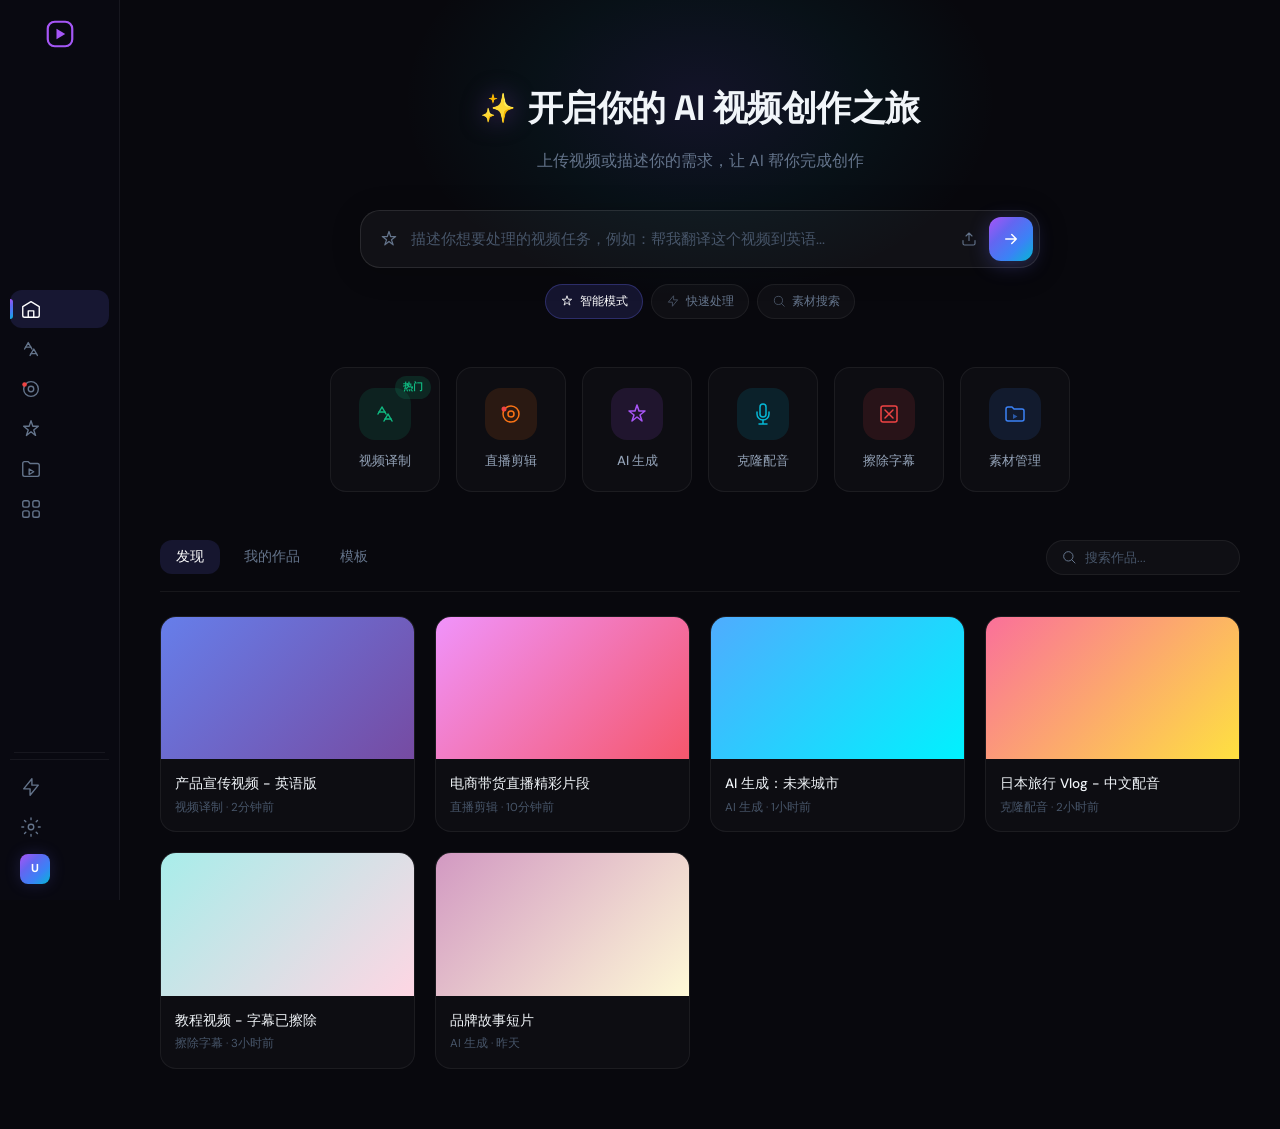
<file: app/index.html>
<!DOCTYPE html>
<html lang="zh-CN">
<head>
    <meta charset="UTF-8">
    <meta name="viewport" content="width=device-width, initial-scale=1.0">
    <title>FrameX — 首页</title>
    <link rel="stylesheet" href="style.css">
    <link href="https://fonts.googleapis.com/css2?family=Space+Grotesk:wght@400;500;600;700&family=DM+Sans:wght@300;400;500;600;700&family=Inter:wght@300;400;500;600;700;800;900&family=JetBrains+Mono:wght@400;500&display=swap" rel="stylesheet">
</head>
<body class="creator-layout">
    <!-- 极简图标侧边栏 -->
    <aside class="icon-sidebar">
        <!-- Logo -->
        <a href="#" class="icon-sidebar-logo" title="FrameX">
            <svg width="28" height="28" viewBox="0 0 32 32" fill="none">
                <rect x="2" y="2" width="28" height="28" rx="8" stroke="url(#sLogo)" stroke-width="2.5"/>
                <path d="M12 10L22 16L12 22V10Z" fill="url(#sLogo)"/>
                <defs><linearGradient id="sLogo" x1="0" y1="0" x2="32" y2="32"><stop stop-color="#a855f7"/><stop offset="1" stop-color="#06b6d4"/></linearGradient></defs>
            </svg>
        </a>

        <!-- 主导航图标 -->
        <nav class="icon-nav">
            <a href="index.html" class="icon-nav-item active" data-tooltip="首页">
                <svg width="22" height="22" viewBox="0 0 24 24" fill="none">
                    <path d="M3 9.5L12 4L21 9.5V19C21 20.1 20.1 21 19 21H5C3.9 21 3 20.1 3 19V9.5Z" stroke="currentColor" stroke-width="1.5" stroke-linejoin="round"/>
                    <path d="M9 21V14H15V21" stroke="currentColor" stroke-width="1.5" stroke-linejoin="round"/>
                </svg>
            </a>
            <a href="translate-v4.html" class="icon-nav-item" data-tooltip="视频译制">
                <svg width="22" height="22" viewBox="0 0 24 24" fill="none">
                    <path d="M5 12L9 5L13 12" stroke="currentColor" stroke-width="1.5" stroke-linecap="round" stroke-linejoin="round"/>
                    <path d="M6 10H12" stroke="currentColor" stroke-width="1.5" stroke-linecap="round"/>
                    <path d="M11 19L15 12L19 19" stroke="currentColor" stroke-width="1.5" stroke-linecap="round" stroke-linejoin="round"/>
                    <path d="M12 17H18" stroke="currentColor" stroke-width="1.5" stroke-linecap="round"/>
                </svg>
            </a>
            <a href="livestream.html" class="icon-nav-item" data-tooltip="直播剪辑">
                <svg width="22" height="22" viewBox="0 0 24 24" fill="none">
                    <circle cx="12" cy="12" r="8" stroke="currentColor" stroke-width="1.5"/>
                    <circle cx="12" cy="12" r="3" stroke="currentColor" stroke-width="1.5"/>
                    <circle cx="5" cy="7" r="2.5" fill="#ef4444"/>
                </svg>
            </a>
            <a href="generate.html" class="icon-nav-item" data-tooltip="AI 生成">
                <svg width="22" height="22" viewBox="0 0 24 24" fill="none">
                    <path d="M12 3L14 9H20L15 13L17 19L12 15L7 19L9 13L4 9H10L12 3Z" stroke="currentColor" stroke-width="1.5" stroke-linejoin="round"/>
                </svg>
            </a>
            <a href="media.html" class="icon-nav-item" data-tooltip="素材管理">
                <svg width="22" height="22" viewBox="0 0 24 24" fill="none">
                    <path d="M3 6C3 4.89543 3.89543 4 5 4H9L11 6H19C20.1046 6 21 6.89543 21 8V18C21 19.1046 20.1046 20 19 20H5C3.89543 20 3 19.1046 3 18V6Z" stroke="currentColor" stroke-width="1.5" stroke-linejoin="round"/>
                    <path d="M10 12L15 15L10 18V12Z" stroke="currentColor" stroke-width="1.5" stroke-linejoin="round"/>
                </svg>
            </a>
            <a href="result.html" class="icon-nav-item" data-tooltip="我的作品">
                <svg width="22" height="22" viewBox="0 0 24 24" fill="none">
                    <rect x="3" y="3" width="7" height="7" rx="2" stroke="currentColor" stroke-width="1.5"/>
                    <rect x="14" y="3" width="7" height="7" rx="2" stroke="currentColor" stroke-width="1.5"/>
                    <rect x="3" y="14" width="7" height="7" rx="2" stroke="currentColor" stroke-width="1.5"/>
                    <rect x="14" y="14" width="7" height="7" rx="2" stroke="currentColor" stroke-width="1.5"/>
                </svg>
            </a>
        </nav>

        <!-- 分隔线 -->
        <div class="icon-nav-divider"></div>

        <!-- 底部导航 -->
        <div class="icon-nav-bottom">
            <a href="#" class="icon-nav-item" data-tooltip="API">
                <svg width="22" height="22" viewBox="0 0 24 24" fill="none">
                    <path d="M13 10V3L4 14H11V21L20 10H13Z" stroke="currentColor" stroke-width="1.5" stroke-linejoin="round"/>
                </svg>
            </a>
            <a href="#" class="icon-nav-item" data-tooltip="设置">
                <svg width="22" height="22" viewBox="0 0 24 24" fill="none">
                    <circle cx="12" cy="12" r="3" stroke="currentColor" stroke-width="1.5"/>
                    <path d="M12 2V4M12 20V22M22 12H20M4 12H2M19.07 4.93L17.66 6.34M6.34 17.66L4.93 19.07M19.07 19.07L17.66 17.66M6.34 6.34L4.93 4.93" stroke="currentColor" stroke-width="1.5" stroke-linecap="round"/>
                </svg>
            </a>
            <!-- 用户头像 -->
            <div class="icon-nav-avatar" data-tooltip="用户">
                <span>U</span>
            </div>
        </div>
    </aside>

    <!-- 主内容区 -->
    <main class="creator-main">
        <!-- 英雄区域 -->
        <section class="creator-hero">
            <div class="creator-hero-glow"></div>
            <h1 class="creator-title">
                <span class="title-emoji">✨</span>
                开启你的 AI 视频创作之旅
            </h1>
            <p class="creator-subtitle">上传视频或描述你的需求，让 AI 帮你完成创作</p>

            <!-- 智能输入框 -->
            <div class="creator-input-area">
                <div class="creator-input-box">
                    <div class="creator-input-icon">
                        <svg width="20" height="20" viewBox="0 0 24 24" fill="none">
                            <path d="M12 3L14 9H20L15 13L17 19L12 15L7 19L9 13L4 9H10L12 3Z" stroke="currentColor" stroke-width="1.5" stroke-linejoin="round"/>
                        </svg>
                    </div>
                    <input type="text" id="smartInput" placeholder="描述你想要处理的视频任务，例如：帮我翻译这个视频到英语..." autocomplete="off">
                    <button class="creator-upload-btn" id="uploadTrigger" title="上传视频">
                        <svg width="18" height="18" viewBox="0 0 24 24" fill="none">
                            <path d="M12 4V14M12 4L16 8M12 4L8 8" stroke="currentColor" stroke-width="1.5" stroke-linecap="round" stroke-linejoin="round"/>
                            <path d="M4 14V18C4 19.1046 4.89543 20 6 20H18C19.1046 20 20 19.1046 20 18V14" stroke="currentColor" stroke-width="1.5" stroke-linecap="round"/>
                        </svg>
                    </button>
                    <button class="creator-send-btn" id="sendBtn">
                        <svg width="18" height="18" viewBox="0 0 24 24" fill="none">
                            <path d="M5 12H19M19 12L13 6M19 12L13 18" stroke="currentColor" stroke-width="2" stroke-linecap="round" stroke-linejoin="round"/>
                        </svg>
                    </button>
                </div>
                <!-- 模式标签 -->
                <div class="creator-mode-tags">
                    <button class="mode-tag active">
                        <svg width="14" height="14" viewBox="0 0 24 24" fill="none"><path d="M12 3L14 9H20L15 13L17 19L12 15L7 19L9 13L4 9H10L12 3Z" stroke="currentColor" stroke-width="1.5" stroke-linejoin="round"/></svg>
                        智能模式
                    </button>
                    <button class="mode-tag">
                        <svg width="14" height="14" viewBox="0 0 24 24" fill="none"><path d="M13 10V3L4 14H11V21L20 10H13Z" stroke="currentColor" stroke-width="1.5" stroke-linejoin="round"/></svg>
                        快速处理
                    </button>
                    <button class="mode-tag">
                        <svg width="14" height="14" viewBox="0 0 24 24" fill="none"><circle cx="11" cy="11" r="7" stroke="currentColor" stroke-width="1.5"/><path d="M21 21L16 16" stroke="currentColor" stroke-width="1.5" stroke-linecap="round"/></svg>
                        素材搜索
                    </button>
                </div>
                <input type="file" id="fileInput" accept="video/*" hidden>
            </div>
        </section>

        <!-- 能力卡片横排 -->
        <section class="creator-abilities">
            <div class="abilities-row">
                <a href="translate-v4.html" class="ability-card">
                    <div class="ability-icon ability-icon--green">
                        <svg width="24" height="24" viewBox="0 0 24 24" fill="none">
                            <path d="M5 12L9 5L13 12" stroke="currentColor" stroke-width="1.5" stroke-linecap="round" stroke-linejoin="round"/>
                            <path d="M6 10H12" stroke="currentColor" stroke-width="1.5" stroke-linecap="round"/>
                            <path d="M11 19L15 12L19 19" stroke="currentColor" stroke-width="1.5" stroke-linecap="round" stroke-linejoin="round"/>
                            <path d="M12 17H18" stroke="currentColor" stroke-width="1.5" stroke-linecap="round"/>
                        </svg>
                    </div>
                    <span class="ability-label">视频译制</span>
                    <span class="ability-badge">热门</span>
                </a>
                <a href="livestream.html" class="ability-card">
                    <div class="ability-icon ability-icon--orange">
                        <svg width="24" height="24" viewBox="0 0 24 24" fill="none">
                            <circle cx="12" cy="12" r="8" stroke="currentColor" stroke-width="1.5"/>
                            <circle cx="12" cy="12" r="3" stroke="currentColor" stroke-width="1.5"/>
                            <circle cx="5" cy="7" r="2.5" fill="#ef4444"/>
                        </svg>
                    </div>
                    <span class="ability-label">直播剪辑</span>
                </a>
                <a href="generate.html" class="ability-card">
                    <div class="ability-icon ability-icon--purple">
                        <svg width="24" height="24" viewBox="0 0 24 24" fill="none">
                            <path d="M12 3L14 9H20L15 13L17 19L12 15L7 19L9 13L4 9H10L12 3Z" stroke="currentColor" stroke-width="1.5" stroke-linejoin="round"/>
                        </svg>
                    </div>
                    <span class="ability-label">AI 生成</span>
                </a>
                <a href="translate-v6.html?mode=voice" class="ability-card">
                    <div class="ability-icon ability-icon--cyan">
                        <svg width="24" height="24" viewBox="0 0 24 24" fill="none">
                            <path d="M12 2C10.3431 2 9 3.34315 9 5V12C9 13.6569 10.3431 15 12 15C13.6569 15 15 13.6569 15 12V5C15 3.34315 13.6569 2 12 2Z" stroke="currentColor" stroke-width="1.5"/>
                            <path d="M6 10V12C6 15.3137 8.68629 18 12 18C15.3137 18 18 15.3137 18 12V10" stroke="currentColor" stroke-width="1.5" stroke-linecap="round"/>
                            <path d="M12 18V22M8 22H16" stroke="currentColor" stroke-width="1.5" stroke-linecap="round"/>
                        </svg>
                    </div>
                    <span class="ability-label">克隆配音</span>
                </a>
                <a href="translate-v4.html?mode=erase" class="ability-card">
                    <div class="ability-icon ability-icon--red">
                        <svg width="24" height="24" viewBox="0 0 24 24" fill="none">
                            <rect x="4" y="4" width="16" height="16" rx="2" stroke="currentColor" stroke-width="1.5"/>
                            <path d="M8 8L16 16M16 8L8 16" stroke="currentColor" stroke-width="1.5" stroke-linecap="round"/>
                        </svg>
                    </div>
                    <span class="ability-label">擦除字幕</span>
                </a>
                <a href="media.html" class="ability-card">
                    <div class="ability-icon ability-icon--blue">
                        <svg width="24" height="24" viewBox="0 0 24 24" fill="none">
                            <path d="M3 7C3 5.89543 3.89543 5 5 5H9L11 7H19C20.1046 7 21 7.89543 21 9V17C21 18.1046 20.1046 19 19 19H5C3.89543 19 3 18.1046 3 17V7Z" stroke="currentColor" stroke-width="1.5" stroke-linejoin="round"/>
                            <path d="M10 12L14.5 14.5L10 17V12Z" fill="currentColor" opacity="0.6"/>
                        </svg>
                    </div>
                    <span class="ability-label">素材管理</span>
                </a>
            </div>
        </section>

        <!-- 内容发现区域 -->
        <section class="creator-discover">
            <!-- Tab 导航 -->
            <div class="discover-tabs">
                <button class="discover-tab active">发现</button>
                <button class="discover-tab">我的作品</button>
                <button class="discover-tab">模板</button>
                <div class="discover-search">
                    <svg width="16" height="16" viewBox="0 0 24 24" fill="none">
                        <circle cx="11" cy="11" r="7" stroke="currentColor" stroke-width="1.5"/>
                        <path d="M21 21L16 16" stroke="currentColor" stroke-width="1.5" stroke-linecap="round"/>
                    </svg>
                    <input type="text" placeholder="搜索作品...">
                </div>
            </div>

            <!-- 内容网格画廊 -->
            <div class="discover-gallery">
                <div class="gallery-item">
                    <div class="gallery-thumb" style="background: linear-gradient(135deg, #667eea 0%, #764ba2 100%);">
                        <div class="gallery-play">
                            <svg width="24" height="24" viewBox="0 0 24 24" fill="none"><path d="M8 5V19L19 12L8 5Z" fill="currentColor"/></svg>
                        </div>
                    </div>
                    <div class="gallery-info">
                        <span class="gallery-title">产品宣传视频 - 英语版</span>
                        <span class="gallery-meta">视频译制 · 2分钟前</span>
                    </div>
                </div>
                <div class="gallery-item">
                    <div class="gallery-thumb" style="background: linear-gradient(135deg, #f093fb 0%, #f5576c 100%);">
                        <div class="gallery-play">
                            <svg width="24" height="24" viewBox="0 0 24 24" fill="none"><path d="M8 5V19L19 12L8 5Z" fill="currentColor"/></svg>
                        </div>
                    </div>
                    <div class="gallery-info">
                        <span class="gallery-title">电商带货直播精彩片段</span>
                        <span class="gallery-meta">直播剪辑 · 10分钟前</span>
                    </div>
                </div>
                <div class="gallery-item">
                    <div class="gallery-thumb" style="background: linear-gradient(135deg, #4facfe 0%, #00f2fe 100%);">
                        <div class="gallery-play">
                            <svg width="24" height="24" viewBox="0 0 24 24" fill="none"><path d="M8 5V19L19 12L8 5Z" fill="currentColor"/></svg>
                        </div>
                    </div>
                    <div class="gallery-info">
                        <span class="gallery-title">AI 生成：未来城市</span>
                        <span class="gallery-meta">AI 生成 · 1小时前</span>
                    </div>
                </div>
                <div class="gallery-item">
                    <div class="gallery-thumb" style="background: linear-gradient(135deg, #fa709a 0%, #fee140 100%);">
                        <div class="gallery-play">
                            <svg width="24" height="24" viewBox="0 0 24 24" fill="none"><path d="M8 5V19L19 12L8 5Z" fill="currentColor"/></svg>
                        </div>
                    </div>
                    <div class="gallery-info">
                        <span class="gallery-title">日本旅行 Vlog - 中文配音</span>
                        <span class="gallery-meta">克隆配音 · 2小时前</span>
                    </div>
                </div>
                <div class="gallery-item">
                    <div class="gallery-thumb" style="background: linear-gradient(135deg, #a8edea 0%, #fed6e3 100%);">
                        <div class="gallery-play">
                            <svg width="24" height="24" viewBox="0 0 24 24" fill="none"><path d="M8 5V19L19 12L8 5Z" fill="currentColor"/></svg>
                        </div>
                    </div>
                    <div class="gallery-info">
                        <span class="gallery-title">教程视频 - 字幕已擦除</span>
                        <span class="gallery-meta">擦除字幕 · 3小时前</span>
                    </div>
                </div>
                <div class="gallery-item">
                    <div class="gallery-thumb" style="background: linear-gradient(135deg, #d299c2 0%, #fef9d7 100%);">
                        <div class="gallery-play">
                            <svg width="24" height="24" viewBox="0 0 24 24" fill="none"><path d="M8 5V19L19 12L8 5Z" fill="currentColor"/></svg>
                        </div>
                    </div>
                    <div class="gallery-info">
                        <span class="gallery-title">品牌故事短片</span>
                        <span class="gallery-meta">AI 生成 · 昨天</span>
                    </div>
                </div>
            </div>
        </section>

        <!-- 拖拽上传遮罩 -->
        <div class="drop-overlay" id="dropOverlay">
            <div class="drop-content">
                <svg width="48" height="48" viewBox="0 0 48 48" fill="none"><path d="M24 8V28M24 8L32 16M24 8L16 16" stroke="currentColor" stroke-width="2.5" stroke-linecap="round" stroke-linejoin="round"/><path d="M8 32V38C8 40.2091 9.79086 42 12 42H36C38.2091 42 40 40.2091 40 38V32" stroke="currentColor" stroke-width="2.5" stroke-linecap="round"/></svg>
                <span>拖入视频文件</span>
            </div>
        </div>
    </main>

    <script src="app.js"></script>
</body>
</html>
</file>
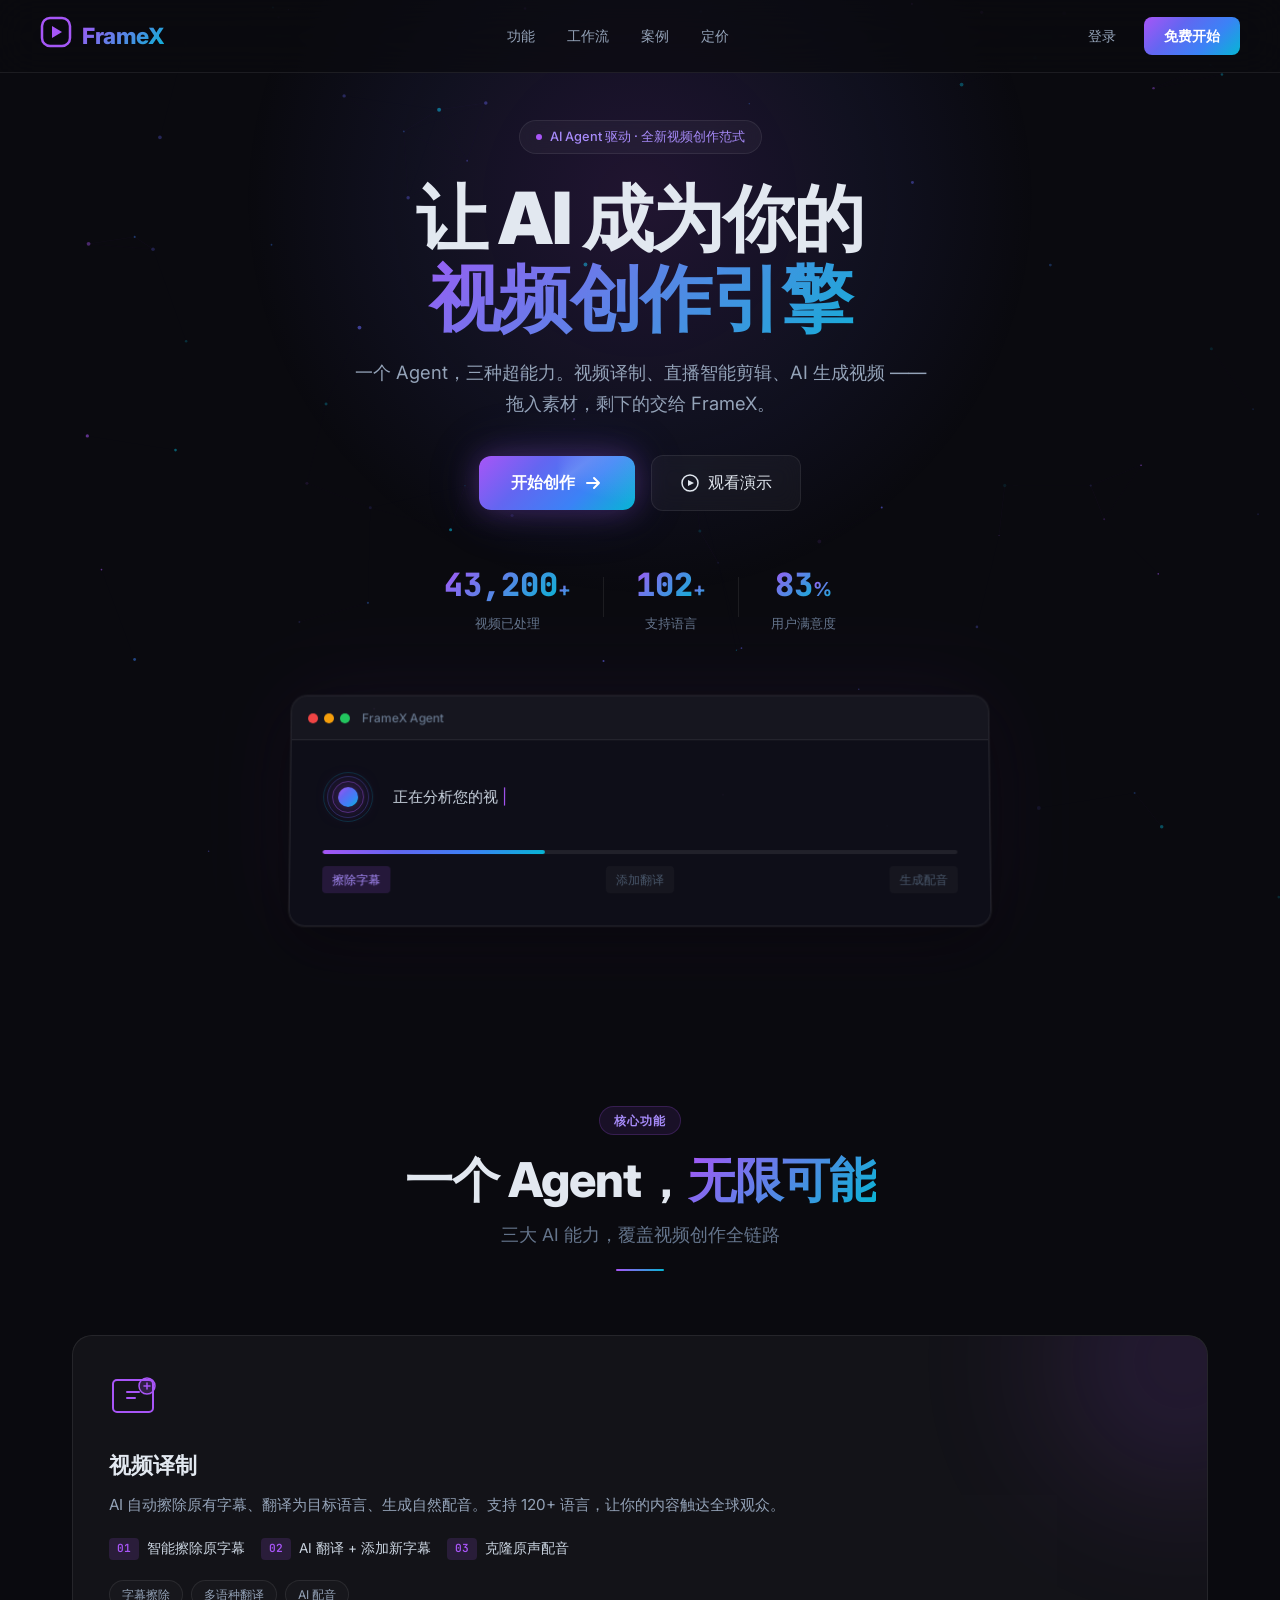
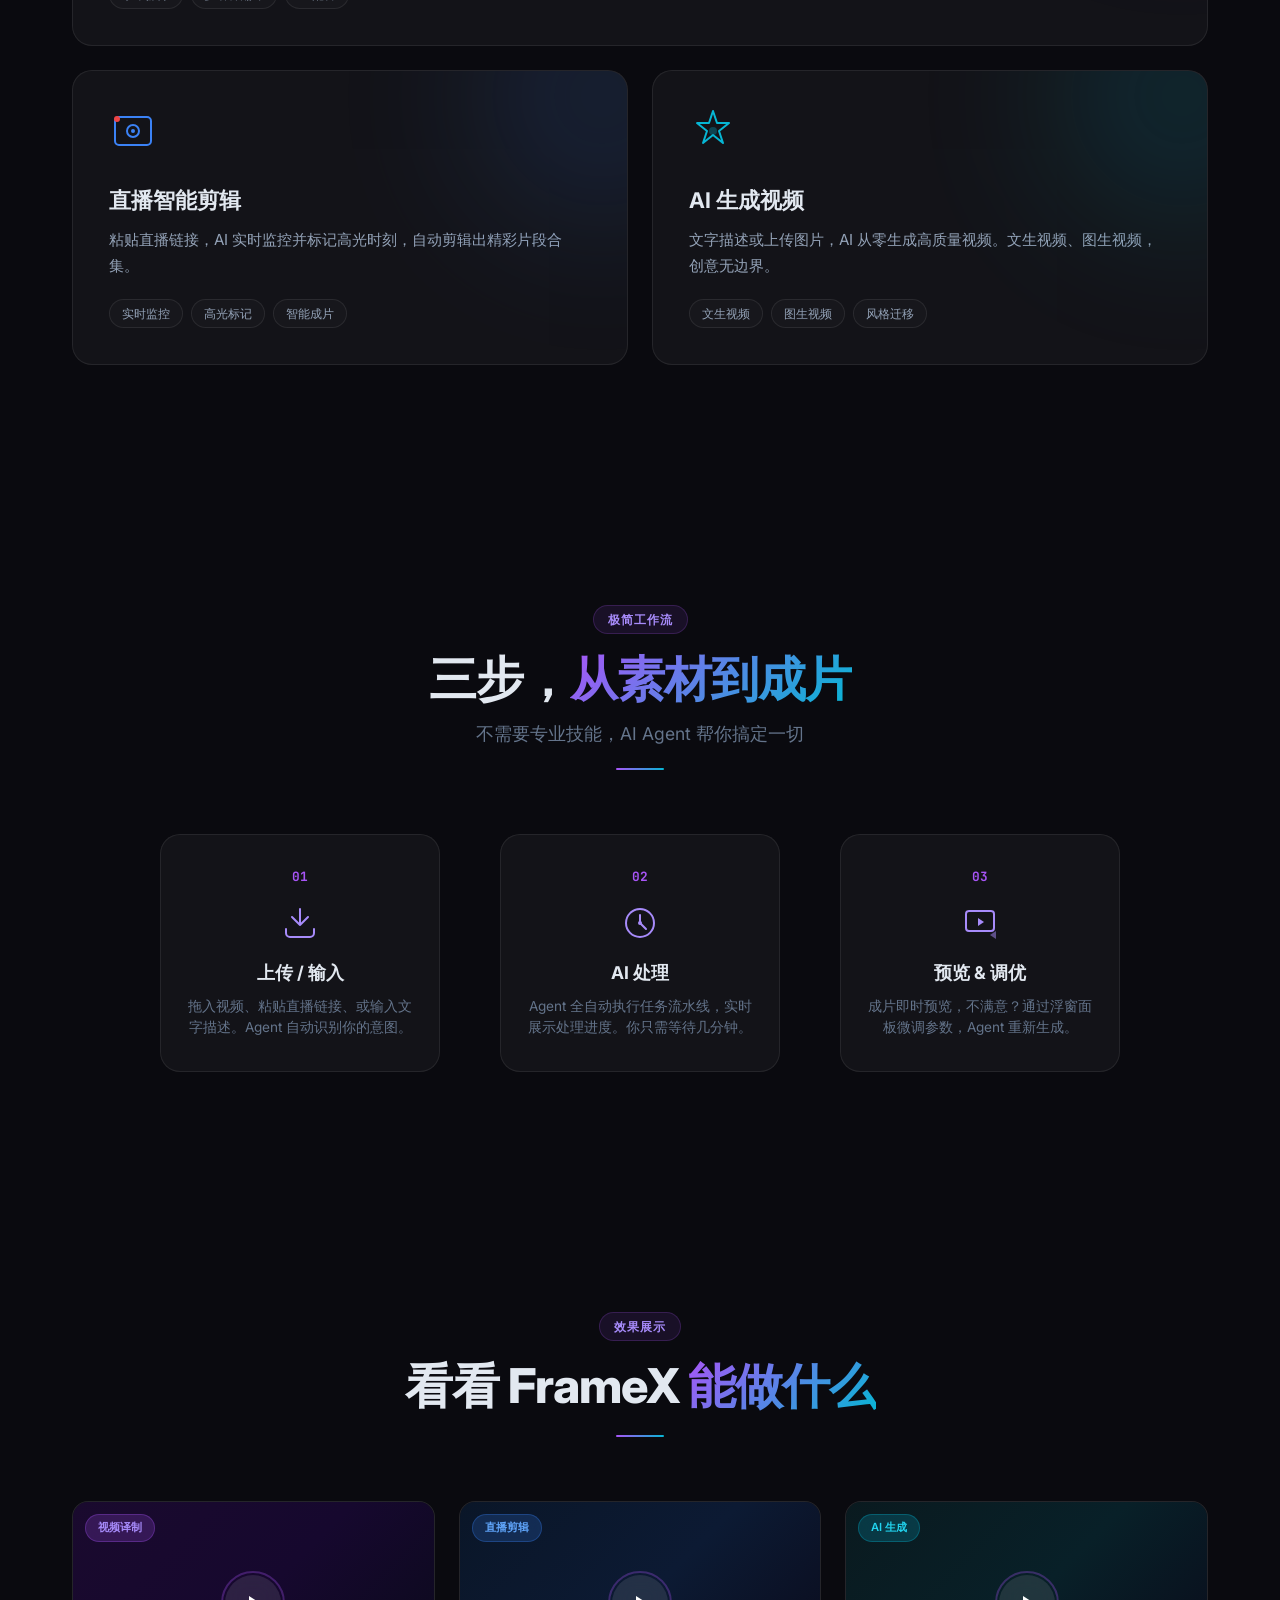
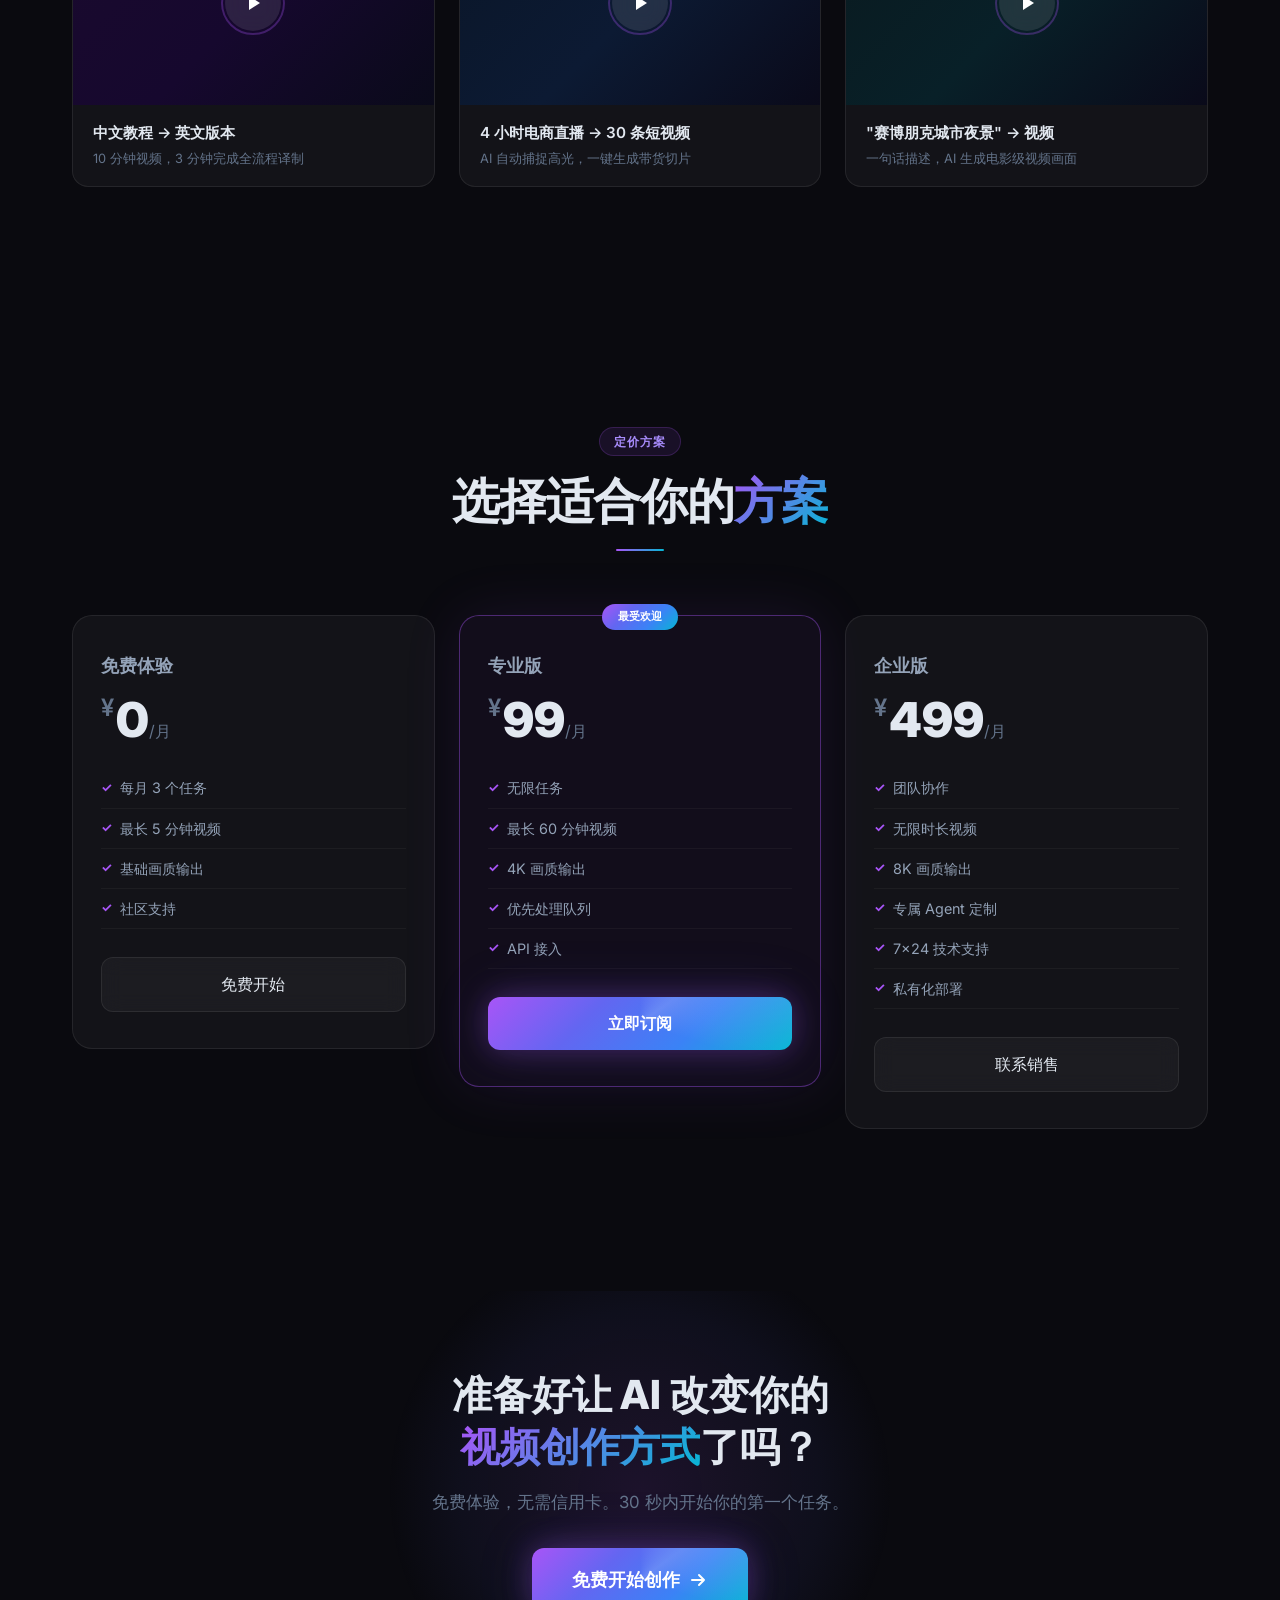
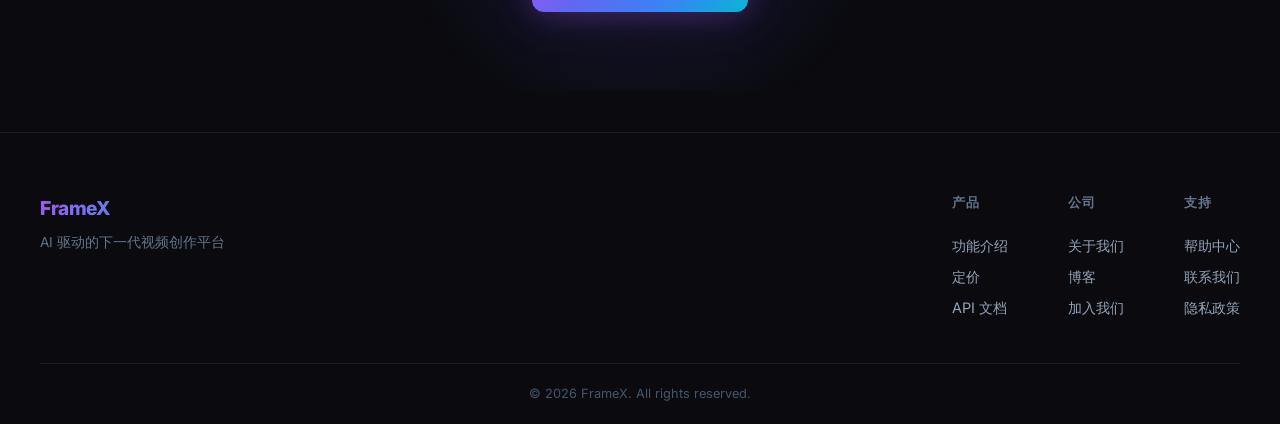
<file: landing/index.html>
<!DOCTYPE html>
<html lang="zh-CN">
<head>
    <meta charset="UTF-8">
    <meta name="viewport" content="width=device-width, initial-scale=1.0">
    <title>FrameX — AI 视频创作引擎</title>
    <link rel="stylesheet" href="style.css">
    <link rel="preconnect" href="https://fonts.googleapis.com">
    <link href="https://fonts.googleapis.com/css2?family=Inter:wght@300;400;500;600;700;800;900&family=JetBrains+Mono:wght@400;500&display=swap" rel="stylesheet">
</head>
<body>
    <!-- 粒子背景 -->
    <canvas id="particleBg"></canvas>

    <!-- 导航栏 -->
    <nav class="navbar">
        <div class="nav-inner">
            <a href="#" class="logo">
                <span class="logo-icon">
                    <svg width="32" height="32" viewBox="0 0 32 32" fill="none">
                        <rect x="2" y="2" width="28" height="28" rx="8" stroke="url(#logoGrad)" stroke-width="2.5"/>
                        <path d="M12 10L22 16L12 22V10Z" fill="url(#logoGrad)"/>
                        <defs>
                            <linearGradient id="logoGrad" x1="0" y1="0" x2="32" y2="32">
                                <stop stop-color="#a855f7"/>
                                <stop offset="1" stop-color="#06b6d4"/>
                            </linearGradient>
                        </defs>
                    </svg>
                </span>
                <span class="logo-text">FrameX</span>
            </a>
            <div class="nav-links">
                <a href="#features">功能</a>
                <a href="#workflow">工作流</a>
                <a href="#showcase">案例</a>
                <a href="#pricing">定价</a>
            </div>
            <div class="nav-actions">
                <a href="../app/index.html" class="btn-ghost">登录</a>
                <a href="../app/index.html" class="btn-primary-sm">免费开始</a>
            </div>
            <button class="mobile-menu-btn" id="mobileMenuBtn">
                <span></span><span></span><span></span>
            </button>
        </div>
    </nav>

    <!-- Hero 区域 -->
    <section class="hero">
        <div class="hero-glow"></div>
        <div class="hero-content">
            <div class="hero-badge" data-animate="fade-up">
                <span class="badge-dot"></span>
                AI Agent 驱动 · 全新视频创作范式
            </div>
            <h1 class="hero-title" data-animate="fade-up" data-delay="100">
                <span class="title-line">让 AI 成为你的</span>
                <span class="title-line gradient-text">视频创作引擎</span>
            </h1>
            <p class="hero-desc" data-animate="fade-up" data-delay="200">
                一个 Agent，三种超能力。视频译制、直播智能剪辑、AI 生成视频 —— 
                <br>拖入素材，剩下的交给 FrameX。
            </p>
            <div class="hero-actions" data-animate="fade-up" data-delay="300">
                <a href="../app/index.html" class="btn-primary">
                    <span>开始创作</span>
                    <svg width="20" height="20" viewBox="0 0 20 20" fill="none">
                        <path d="M4 10H16M16 10L11 5M16 10L11 15" stroke="currentColor" stroke-width="2" stroke-linecap="round" stroke-linejoin="round"/>
                    </svg>
                </a>
                <a href="#showcase" class="btn-outline">
                    <svg width="20" height="20" viewBox="0 0 20 20" fill="none">
                        <circle cx="10" cy="10" r="8" stroke="currentColor" stroke-width="1.5"/>
                        <path d="M8 7L14 10L8 13V7Z" fill="currentColor"/>
                    </svg>
                    <span>观看演示</span>
                </a>
            </div>
            <div class="hero-stats" data-animate="fade-up" data-delay="400">
                <div class="stat">
                    <span class="stat-num" data-count="50000">0</span><span class="stat-suffix">+</span>
                    <span class="stat-label">视频已处理</span>
                </div>
                <div class="stat-divider"></div>
                <div class="stat">
                    <span class="stat-num" data-count="120">0</span><span class="stat-suffix">+</span>
                    <span class="stat-label">支持语言</span>
                </div>
                <div class="stat-divider"></div>
                <div class="stat">
                    <span class="stat-num" data-count="98">0</span><span class="stat-suffix">%</span>
                    <span class="stat-label">用户满意度</span>
                </div>
            </div>
        </div>
        <!-- Hero 视觉装饰 -->
        <div class="hero-visual" data-animate="fade-up" data-delay="400">
            <div class="hero-mockup">
                <div class="mockup-toolbar">
                    <div class="toolbar-dots"><span></span><span></span><span></span></div>
                    <span class="toolbar-title">FrameX Agent</span>
                </div>
                <div class="mockup-body">
                    <div class="mockup-agent">
                        <div class="agent-orb">
                            <div class="orb-ring"></div>
                            <div class="orb-ring"></div>
                            <div class="orb-ring"></div>
                            <div class="orb-core"></div>
                        </div>
                        <div class="agent-text">
                            <span class="typing-text">正在分析您的视频，检测到中文字幕...</span>
                            <span class="typing-cursor">|</span>
                        </div>
                    </div>
                    <div class="mockup-timeline">
                        <div class="timeline-track">
                            <div class="timeline-progress"></div>
                        </div>
                        <div class="timeline-markers">
                            <span class="marker active">擦除字幕</span>
                            <span class="marker">添加翻译</span>
                            <span class="marker">生成配音</span>
                        </div>
                    </div>
                </div>
            </div>
        </div>
    </section>

    <!-- 功能区域 -->
    <section class="features" id="features">
        <div class="section-header" data-animate="fade-up">
            <span class="section-tag">核心功能</span>
            <h2 class="section-title">一个 Agent，<span class="gradient-text">无限可能</span></h2>
            <p class="section-desc">三大 AI 能力，覆盖视频创作全链路</p>
        </div>
        <div class="features-grid">
            <!-- 视频译制 -->
            <div class="feature-card feature-card-lg" data-animate="fade-up" data-delay="100">
                <div class="card-glow card-glow-purple"></div>
                <div class="feature-icon">
                    <svg width="48" height="48" viewBox="0 0 48 48" fill="none">
                        <rect x="4" y="8" width="40" height="32" rx="4" stroke="url(#feat1)" stroke-width="2"/>
                        <path d="M18 20H30M18 26H26" stroke="url(#feat1)" stroke-width="2" stroke-linecap="round"/>
                        <circle cx="38" cy="14" r="8" fill="#a855f7" fill-opacity="0.2" stroke="#a855f7" stroke-width="1.5"/>
                        <path d="M35 14H41M38 11V17" stroke="#a855f7" stroke-width="1.5" stroke-linecap="round"/>
                        <defs>
                            <linearGradient id="feat1" x1="4" y1="8" x2="44" y2="40">
                                <stop stop-color="#a855f7"/><stop offset="1" stop-color="#6366f1"/>
                            </linearGradient>
                        </defs>
                    </svg>
                </div>
                <h3 class="feature-title">视频译制</h3>
                <p class="feature-desc">AI 自动擦除原有字幕、翻译为目标语言、生成自然配音。支持 120+ 语言，让你的内容触达全球观众。</p>
                <div class="feature-steps">
                    <div class="step"><span class="step-num">01</span><span>智能擦除原字幕</span></div>
                    <div class="step"><span class="step-num">02</span><span>AI 翻译 + 添加新字幕</span></div>
                    <div class="step"><span class="step-num">03</span><span>克隆原声配音</span></div>
                </div>
                <div class="feature-tag-row">
                    <span class="ftag">字幕擦除</span>
                    <span class="ftag">多语种翻译</span>
                    <span class="ftag">AI 配音</span>
                </div>
            </div>
            <!-- 直播剪辑 -->
            <div class="feature-card" data-animate="fade-up" data-delay="200">
                <div class="card-glow card-glow-blue"></div>
                <div class="feature-icon">
                    <svg width="48" height="48" viewBox="0 0 48 48" fill="none">
                        <rect x="6" y="10" width="36" height="28" rx="4" stroke="url(#feat2)" stroke-width="2"/>
                        <circle cx="24" cy="24" r="6" stroke="url(#feat2)" stroke-width="2"/>
                        <circle cx="24" cy="24" r="2" fill="#3b82f6"/>
                        <circle cx="8" cy="12" r="3" fill="#ef4444"/>
                        <defs>
                            <linearGradient id="feat2" x1="6" y1="10" x2="42" y2="38">
                                <stop stop-color="#3b82f6"/><stop offset="1" stop-color="#06b6d4"/>
                            </linearGradient>
                        </defs>
                    </svg>
                </div>
                <h3 class="feature-title">直播智能剪辑</h3>
                <p class="feature-desc">粘贴直播链接，AI 实时监控并标记高光时刻，自动剪辑出精彩片段合集。</p>
                <div class="feature-tag-row">
                    <span class="ftag">实时监控</span>
                    <span class="ftag">高光标记</span>
                    <span class="ftag">智能成片</span>
                </div>
            </div>
            <!-- AI 生成视频 -->
            <div class="feature-card" data-animate="fade-up" data-delay="300">
                <div class="card-glow card-glow-cyan"></div>
                <div class="feature-icon">
                    <svg width="48" height="48" viewBox="0 0 48 48" fill="none">
                        <path d="M24 4L28 16L40 16L30 24L34 36L24 28L14 36L18 24L8 16L20 16L24 4Z" stroke="url(#feat3)" stroke-width="2" stroke-linejoin="round"/>
                        <circle cx="24" cy="24" r="4" fill="#06b6d4" fill-opacity="0.3"/>
                        <defs>
                            <linearGradient id="feat3" x1="8" y1="4" x2="40" y2="36">
                                <stop stop-color="#06b6d4"/><stop offset="1" stop-color="#a855f7"/>
                            </linearGradient>
                        </defs>
                    </svg>
                </div>
                <h3 class="feature-title">AI 生成视频</h3>
                <p class="feature-desc">文字描述或上传图片，AI 从零生成高质量视频。文生视频、图生视频，创意无边界。</p>
                <div class="feature-tag-row">
                    <span class="ftag">文生视频</span>
                    <span class="ftag">图生视频</span>
                    <span class="ftag">风格迁移</span>
                </div>
            </div>
        </div>
    </section>

    <!-- 工作流展示 -->
    <section class="workflow" id="workflow">
        <div class="section-header" data-animate="fade-up">
            <span class="section-tag">极简工作流</span>
            <h2 class="section-title">三步，<span class="gradient-text">从素材到成片</span></h2>
            <p class="section-desc">不需要专业技能，AI Agent 帮你搞定一切</p>
        </div>
        <div class="workflow-steps">
            <div class="wf-step" data-animate="fade-up" data-delay="100">
                <div class="wf-num">01</div>
                <div class="wf-icon">
                    <svg width="40" height="40" viewBox="0 0 40 40" fill="none">
                        <path d="M20 6V22M20 22L28 14M20 22L12 14" stroke="currentColor" stroke-width="2" stroke-linecap="round" stroke-linejoin="round"/>
                        <path d="M6 26V30C6 32.2091 7.79086 34 10 34H30C32.2091 34 34 32.2091 34 30V26" stroke="currentColor" stroke-width="2" stroke-linecap="round"/>
                    </svg>
                </div>
                <h3>上传 / 输入</h3>
                <p>拖入视频、粘贴直播链接、或输入文字描述。Agent 自动识别你的意图。</p>
            </div>
            <div class="wf-connector">
                <svg width="60" height="2" viewBox="0 0 60 2"><line x1="0" y1="1" x2="60" y2="1" stroke="url(#connGrad)" stroke-width="2" stroke-dasharray="6 4"/><defs><linearGradient id="connGrad" x1="0" y1="0" x2="60" y2="0"><stop stop-color="#a855f7"/><stop offset="1" stop-color="#06b6d4"/></linearGradient></defs></svg>
            </div>
            <div class="wf-step" data-animate="fade-up" data-delay="200">
                <div class="wf-num">02</div>
                <div class="wf-icon">
                    <svg width="40" height="40" viewBox="0 0 40 40" fill="none">
                        <circle cx="20" cy="20" r="14" stroke="currentColor" stroke-width="2"/>
                        <path d="M20 12V20L26 26" stroke="currentColor" stroke-width="2" stroke-linecap="round"/>
                        <circle cx="20" cy="20" r="2" fill="currentColor"/>
                    </svg>
                </div>
                <h3>AI 处理</h3>
                <p>Agent 全自动执行任务流水线，实时展示处理进度。你只需等待几分钟。</p>
            </div>
            <div class="wf-connector">
                <svg width="60" height="2" viewBox="0 0 60 2"><line x1="0" y1="1" x2="60" y2="1" stroke="url(#connGrad2)" stroke-width="2" stroke-dasharray="6 4"/><defs><linearGradient id="connGrad2" x1="0" y1="0" x2="60" y2="0"><stop stop-color="#06b6d4"/><stop offset="1" stop-color="#a855f7"/></linearGradient></defs></svg>
            </div>
            <div class="wf-step" data-animate="fade-up" data-delay="300">
                <div class="wf-num">03</div>
                <div class="wf-icon">
                    <svg width="40" height="40" viewBox="0 0 40 40" fill="none">
                        <rect x="6" y="8" width="28" height="20" rx="3" stroke="currentColor" stroke-width="2"/>
                        <path d="M18 15L24 19L18 23V15Z" fill="currentColor"/>
                        <path d="M30 32L36 28V36L30 32Z" fill="currentColor" opacity="0.5"/>
                    </svg>
                </div>
                <h3>预览 & 调优</h3>
                <p>成片即时预览，不满意？通过浮窗面板微调参数，Agent 重新生成。</p>
            </div>
        </div>
    </section>

    <!-- 案例展示 -->
    <section class="showcase" id="showcase">
        <div class="section-header" data-animate="fade-up">
            <span class="section-tag">效果展示</span>
            <h2 class="section-title">看看 FrameX <span class="gradient-text">能做什么</span></h2>
        </div>
        <div class="showcase-grid">
            <div class="showcase-card" data-animate="fade-up" data-delay="100">
                <div class="showcase-preview">
                    <div class="preview-placeholder">
                        <div class="play-btn-wrap">
                            <div class="play-btn-ring"></div>
                            <svg width="24" height="24" viewBox="0 0 24 24" fill="none"><path d="M8 5V19L19 12L8 5Z" fill="white"/></svg>
                        </div>
                    </div>
                    <span class="showcase-badge">视频译制</span>
                </div>
                <div class="showcase-info">
                    <h4>中文教程 → 英文版本</h4>
                    <p>10 分钟视频，3 分钟完成全流程译制</p>
                </div>
            </div>
            <div class="showcase-card" data-animate="fade-up" data-delay="200">
                <div class="showcase-preview">
                    <div class="preview-placeholder preview-placeholder-2">
                        <div class="play-btn-wrap">
                            <div class="play-btn-ring"></div>
                            <svg width="24" height="24" viewBox="0 0 24 24" fill="none"><path d="M8 5V19L19 12L8 5Z" fill="white"/></svg>
                        </div>
                    </div>
                    <span class="showcase-badge badge-blue">直播剪辑</span>
                </div>
                <div class="showcase-info">
                    <h4>4 小时电商直播 → 30 条短视频</h4>
                    <p>AI 自动捕捉高光，一键生成带货切片</p>
                </div>
            </div>
            <div class="showcase-card" data-animate="fade-up" data-delay="300">
                <div class="showcase-preview">
                    <div class="preview-placeholder preview-placeholder-3">
                        <div class="play-btn-wrap">
                            <div class="play-btn-ring"></div>
                            <svg width="24" height="24" viewBox="0 0 24 24" fill="none"><path d="M8 5V19L19 12L8 5Z" fill="white"/></svg>
                        </div>
                    </div>
                    <span class="showcase-badge badge-cyan">AI 生成</span>
                </div>
                <div class="showcase-info">
                    <h4>"赛博朋克城市夜景" → 视频</h4>
                    <p>一句话描述，AI 生成电影级视频画面</p>
                </div>
            </div>
        </div>
    </section>

    <!-- 定价 -->
    <section class="pricing" id="pricing">
        <div class="section-header" data-animate="fade-up">
            <span class="section-tag">定价方案</span>
            <h2 class="section-title">选择适合你的<span class="gradient-text">方案</span></h2>
        </div>
        <div class="pricing-grid">
            <div class="price-card" data-animate="fade-up" data-delay="100">
                <h3 class="price-name">免费体验</h3>
                <div class="price-amount"><span class="price-currency">¥</span>0<span class="price-period">/月</span></div>
                <ul class="price-features">
                    <li>每月 3 个任务</li>
                    <li>最长 5 分钟视频</li>
                    <li>基础画质输出</li>
                    <li>社区支持</li>
                </ul>
                <a href="../app/index.html" class="btn-outline btn-block">免费开始</a>
            </div>
            <div class="price-card price-card-featured" data-animate="fade-up" data-delay="200">
                <span class="price-popular">最受欢迎</span>
                <h3 class="price-name">专业版</h3>
                <div class="price-amount"><span class="price-currency">¥</span>99<span class="price-period">/月</span></div>
                <ul class="price-features">
                    <li>无限任务</li>
                    <li>最长 60 分钟视频</li>
                    <li>4K 画质输出</li>
                    <li>优先处理队列</li>
                    <li>API 接入</li>
                </ul>
                <a href="../app/index.html" class="btn-primary btn-block">立即订阅</a>
            </div>
            <div class="price-card" data-animate="fade-up" data-delay="300">
                <h3 class="price-name">企业版</h3>
                <div class="price-amount"><span class="price-currency">¥</span>499<span class="price-period">/月</span></div>
                <ul class="price-features">
                    <li>团队协作</li>
                    <li>无限时长视频</li>
                    <li>8K 画质输出</li>
                    <li>专属 Agent 定制</li>
                    <li>7×24 技术支持</li>
                    <li>私有化部署</li>
                </ul>
                <a href="../app/index.html" class="btn-outline btn-block">联系销售</a>
            </div>
        </div>
    </section>

    <!-- CTA -->
    <section class="cta" data-animate="fade-up">
        <div class="cta-glow"></div>
        <div class="cta-content">
            <h2>准备好让 AI 改变你的<br><span class="gradient-text">视频创作方式</span>了吗？</h2>
            <p>免费体验，无需信用卡。30 秒内开始你的第一个任务。</p>
            <a href="../app/index.html" class="btn-primary btn-lg">
                <span>免费开始创作</span>
                <svg width="20" height="20" viewBox="0 0 20 20" fill="none"><path d="M4 10H16M16 10L11 5M16 10L11 15" stroke="currentColor" stroke-width="2" stroke-linecap="round" stroke-linejoin="round"/></svg>
            </a>
        </div>
    </section>

    <!-- 页脚 -->
    <footer class="footer">
        <div class="footer-inner">
            <div class="footer-brand">
                <span class="logo-text">FrameX</span>
                <p>AI 驱动的下一代视频创作平台</p>
            </div>
            <div class="footer-links">
                <div class="footer-col">
                    <h4>产品</h4>
                    <a href="#features">功能介绍</a>
                    <a href="#pricing">定价</a>
                    <a href="#">API 文档</a>
                </div>
                <div class="footer-col">
                    <h4>公司</h4>
                    <a href="#">关于我们</a>
                    <a href="#">博客</a>
                    <a href="#">加入我们</a>
                </div>
                <div class="footer-col">
                    <h4>支持</h4>
                    <a href="#">帮助中心</a>
                    <a href="#">联系我们</a>
                    <a href="#">隐私政策</a>
                </div>
            </div>
        </div>
        <div class="footer-bottom">
            <p>&copy; 2026 FrameX. All rights reserved.</p>
        </div>
    </footer>

    <script src="script.js"></script>
</body>
</html>
</file>
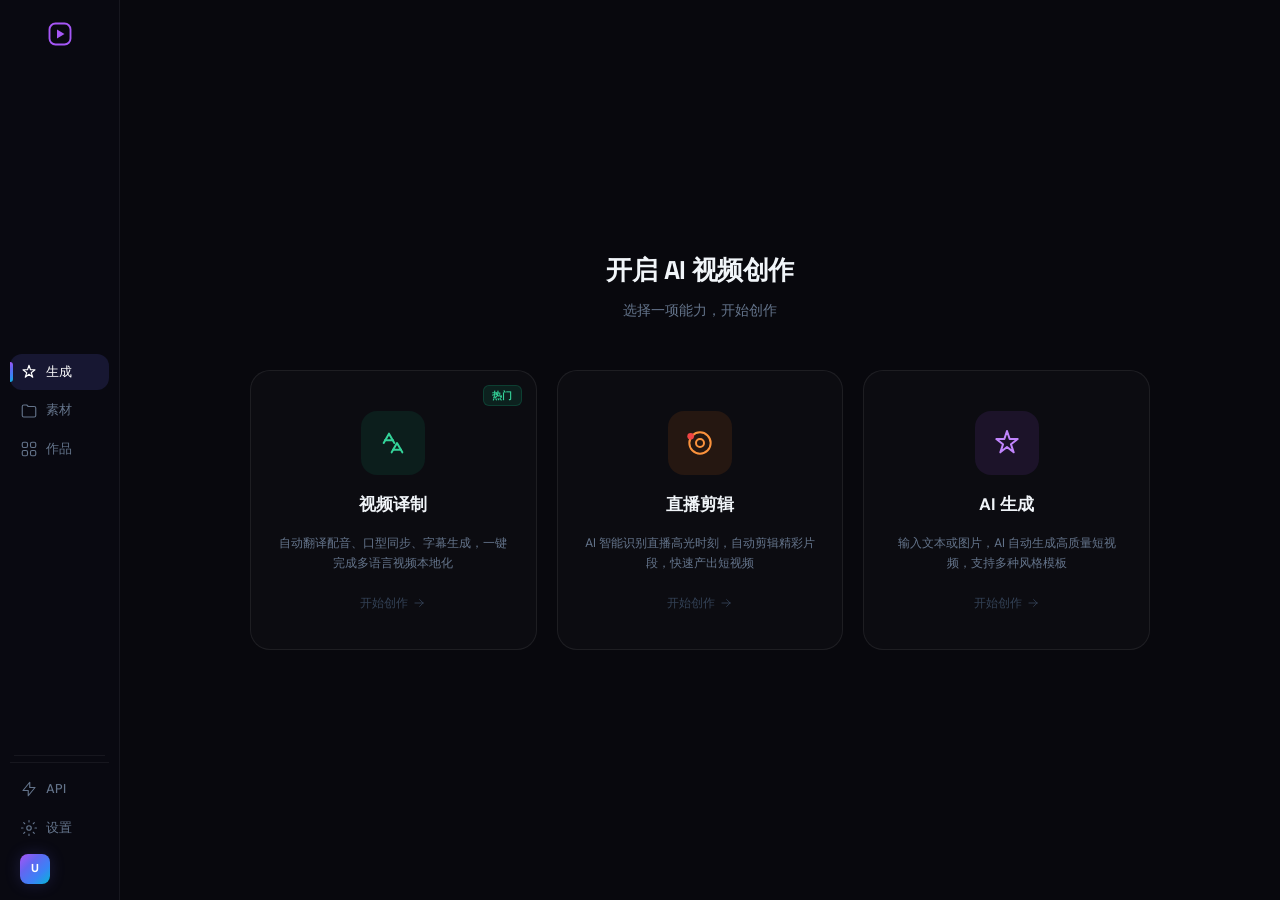
<file: app/create.html>
<!DOCTYPE html>
<html lang="zh-CN">
<head>
    <meta charset="UTF-8">
    <meta name="viewport" content="width=device-width, initial-scale=1.0">
    <title>生成 — FrameX</title>
    <link rel="stylesheet" href="style.css">
    <link href="https://fonts.googleapis.com/css2?family=Space+Grotesk:wght@400;500;600;700&family=DM+Sans:wght@300;400;500;600;700&family=Inter:wght@300;400;500;600;700;800;900&family=JetBrains+Mono:wght@400;500&display=swap" rel="stylesheet">
    <style>
    /* create.html 首页专属样式 */
    .create-home {
        display: flex;
        flex-direction: column;
        align-items: center;
        justify-content: center;
        min-height: 100vh;
        padding: 40px 32px;
        overflow-y: auto;
    }
    .create-home-header {
        text-align: center;
        margin-bottom: 48px;
    }
    .create-home-header h1 {
        font-size: 1.6rem;
        font-weight: 700;
        color: var(--text-primary);
        margin: 0 0 8px;
        letter-spacing: -0.02em;
    }
    .create-home-header p {
        font-size: 0.88rem;
        color: var(--text-muted);
        margin: 0;
    }
    .create-cards {
        display: grid;
        grid-template-columns: repeat(3, 1fr);
        gap: 20px;
        width: 100%;
        max-width: 900px;
    }
    .create-card {
        display: flex;
        flex-direction: column;
        align-items: center;
        gap: 16px;
        padding: 40px 24px 36px;
        background: rgba(255,255,255,0.02);
        border: 1px solid rgba(255,255,255,0.07);
        border-radius: 20px;
        cursor: pointer;
        transition: all 0.3s ease;
        text-decoration: none;
        color: inherit;
        position: relative;
        overflow: hidden;
    }
    .create-card::before {
        content: '';
        position: absolute;
        inset: 0;
        border-radius: 20px;
        opacity: 0;
        transition: opacity 0.3s;
    }
    .create-card:hover {
        border-color: rgba(255,255,255,0.14);
        transform: translateY(-4px);
        box-shadow: 0 16px 48px rgba(0,0,0,0.3);
    }
    .create-card:hover::before {
        opacity: 1;
    }
    .create-card--translate::before {
        background: radial-gradient(ellipse at 50% 80%, rgba(16,185,129,0.08) 0%, transparent 70%);
    }
    .create-card--translate:hover {
        border-color: rgba(16,185,129,0.25);
    }
    .create-card--livestream::before {
        background: radial-gradient(ellipse at 50% 80%, rgba(249,115,22,0.08) 0%, transparent 70%);
    }
    .create-card--livestream:hover {
        border-color: rgba(249,115,22,0.25);
    }
    .create-card--generate::before {
        background: radial-gradient(ellipse at 50% 80%, rgba(168,85,247,0.08) 0%, transparent 70%);
    }
    .create-card--generate:hover {
        border-color: rgba(168,85,247,0.25);
    }
    .create-card-icon {
        width: 64px;
        height: 64px;
        border-radius: 16px;
        display: flex;
        align-items: center;
        justify-content: center;
        flex-shrink: 0;
    }
    .create-card--translate .create-card-icon {
        background: rgba(16,185,129,0.1);
        color: #34d399;
    }
    .create-card--livestream .create-card-icon {
        background: rgba(249,115,22,0.1);
        color: #fb923c;
    }
    .create-card--generate .create-card-icon {
        background: rgba(168,85,247,0.1);
        color: #c084fc;
    }
    .create-card-title {
        font-size: 1.05rem;
        font-weight: 700;
        color: var(--text-primary);
    }
    .create-card-desc {
        font-size: 0.78rem;
        color: var(--text-muted);
        text-align: center;
        line-height: 1.6;
    }
    .create-card-badge {
        position: absolute;
        top: 14px;
        right: 14px;
        font-size: 0.6rem;
        font-weight: 700;
        padding: 2px 8px;
        border-radius: 6px;
        background: rgba(16,185,129,0.12);
        color: #34d399;
        border: 1px solid rgba(16,185,129,0.2);
        letter-spacing: 0.02em;
    }
    .create-card-arrow {
        display: flex;
        align-items: center;
        gap: 4px;
        font-size: 0.75rem;
        font-weight: 500;
        color: var(--text-dim);
        transition: all 0.3s;
        margin-top: 4px;
    }
    .create-card:hover .create-card-arrow {
        color: var(--text-secondary);
    }
    .create-card:hover .create-card-arrow svg {
        transform: translateX(3px);
    }
    .create-card-arrow svg {
        transition: transform 0.3s;
    }
    @media (max-width: 720px) {
        .create-cards {
            grid-template-columns: 1fr;
            max-width: 400px;
        }
    }
    </style>
</head>
<body class="creator-layout">
    <!-- 侧边栏 -->
    <aside class="icon-sidebar">
        <a href="create.html" class="icon-sidebar-logo" title="FrameX">
            <svg width="24" height="24" viewBox="0 0 32 32" fill="none">
                <rect x="2" y="2" width="28" height="28" rx="8" stroke="url(#sLogo)" stroke-width="2.5"/>
                <path d="M12 10L22 16L12 22V10Z" fill="url(#sLogo)"/>
                <defs><linearGradient id="sLogo" x1="0" y1="0" x2="32" y2="32"><stop stop-color="#a855f7"/><stop offset="1" stop-color="#06b6d4"/></linearGradient></defs>
            </svg>
        </a>

        <nav class="icon-nav">
            <a href="create.html" class="icon-nav-item active">
                <svg width="18" height="18" viewBox="0 0 24 24" fill="none"><path d="M12 3L14 9H20L15 13L17 19L12 15L7 19L9 13L4 9H10L12 3Z" stroke="currentColor" stroke-width="1.5" stroke-linejoin="round"/></svg>
                生成
            </a>
            <a href="media.html" class="icon-nav-item">
                <svg width="18" height="18" viewBox="0 0 24 24" fill="none"><path d="M3 6C3 4.89543 3.89543 4 5 4H9L11 6H19C20.1046 6 21 6.89543 21 8V18C21 19.1046 20.1046 20 19 20H5C3.89543 20 3 19.1046 3 18V6Z" stroke="currentColor" stroke-width="1.5" stroke-linejoin="round"/></svg>
                素材
            </a>
            <a href="result.html" class="icon-nav-item">
                <svg width="18" height="18" viewBox="0 0 24 24" fill="none"><rect x="3" y="3" width="7" height="7" rx="2" stroke="currentColor" stroke-width="1.5"/><rect x="14" y="3" width="7" height="7" rx="2" stroke="currentColor" stroke-width="1.5"/><rect x="3" y="14" width="7" height="7" rx="2" stroke="currentColor" stroke-width="1.5"/><rect x="14" y="14" width="7" height="7" rx="2" stroke="currentColor" stroke-width="1.5"/></svg>
                作品
            </a>
        </nav>

        <div class="icon-nav-divider"></div>

        <div class="icon-nav-bottom">
            <a href="#" class="icon-nav-item">
                <svg width="18" height="18" viewBox="0 0 24 24" fill="none"><path d="M13 10V3L4 14H11V21L20 10H13Z" stroke="currentColor" stroke-width="1.5" stroke-linejoin="round"/></svg>
                API
            </a>
            <a href="#" class="icon-nav-item">
                <svg width="18" height="18" viewBox="0 0 24 24" fill="none"><circle cx="12" cy="12" r="3" stroke="currentColor" stroke-width="1.5"/><path d="M12 2V4M12 20V22M22 12H20M4 12H2M19.07 4.93L17.66 6.34M6.34 17.66L4.93 19.07M19.07 19.07L17.66 17.66M6.34 6.34L4.93 4.93" stroke="currentColor" stroke-width="1.5" stroke-linecap="round"/></svg>
                设置
            </a>
            <div class="icon-nav-avatar"><span>U</span></div>
        </div>
    </aside>

    <!-- ===== 默认首页视图 ===== -->
    <main class="creator-main" id="homeView">
        <div class="create-home">
            <div class="create-home-header">
                <h1>开启 AI 视频创作</h1>
                <p>选择一项能力，开始创作</p>
            </div>
            <div class="create-cards">
                <!-- 视频译制 -->
                <a href="translate-v6.html" class="create-card create-card--translate">
                    <span class="create-card-badge">热门</span>
                    <div class="create-card-icon">
                        <svg width="32" height="32" viewBox="0 0 24 24" fill="none">
                            <path d="M5 12L9 5L13 12" stroke="currentColor" stroke-width="1.5" stroke-linecap="round" stroke-linejoin="round"/>
                            <path d="M6 10H12" stroke="currentColor" stroke-width="1.5" stroke-linecap="round"/>
                            <path d="M11 19L15 12L19 19" stroke="currentColor" stroke-width="1.5" stroke-linecap="round" stroke-linejoin="round"/>
                            <path d="M12 17H18" stroke="currentColor" stroke-width="1.5" stroke-linecap="round"/>
                        </svg>
                    </div>
                    <span class="create-card-title">视频译制</span>
                    <span class="create-card-desc">自动翻译配音、口型同步、字幕生成，一键完成多语言视频本地化</span>
                    <span class="create-card-arrow">开始创作 <svg width="14" height="14" viewBox="0 0 24 24" fill="none"><path d="M5 12H19M19 12L13 6M19 12L13 18" stroke="currentColor" stroke-width="1.5" stroke-linecap="round" stroke-linejoin="round"/></svg></span>
                </a>
                <!-- 直播剪辑 -->
                <a href="livestream.html" class="create-card create-card--livestream">
                    <div class="create-card-icon">
                        <svg width="32" height="32" viewBox="0 0 24 24" fill="none">
                            <circle cx="12" cy="12" r="8" stroke="currentColor" stroke-width="1.5"/>
                            <circle cx="12" cy="12" r="3" stroke="currentColor" stroke-width="1.5"/>
                            <circle cx="5" cy="7" r="2.5" fill="#ef4444"/>
                        </svg>
                    </div>
                    <span class="create-card-title">直播剪辑</span>
                    <span class="create-card-desc">AI 智能识别直播高光时刻，自动剪辑精彩片段，快速产出短视频</span>
                    <span class="create-card-arrow">开始创作 <svg width="14" height="14" viewBox="0 0 24 24" fill="none"><path d="M5 12H19M19 12L13 6M19 12L13 18" stroke="currentColor" stroke-width="1.5" stroke-linecap="round" stroke-linejoin="round"/></svg></span>
                </a>
                <!-- AI 生成 -->
                <a href="generate.html" class="create-card create-card--generate">
                    <div class="create-card-icon">
                        <svg width="32" height="32" viewBox="0 0 24 24" fill="none">
                            <path d="M12 3L14 9H20L15 13L17 19L12 15L7 19L9 13L4 9H10L12 3Z" stroke="currentColor" stroke-width="1.5" stroke-linejoin="round"/>
                        </svg>
                    </div>
                    <span class="create-card-title">AI 生成</span>
                    <span class="create-card-desc">输入文本或图片，AI 自动生成高质量短视频，支持多种风格模板</span>
                    <span class="create-card-arrow">开始创作 <svg width="14" height="14" viewBox="0 0 24 24" fill="none"><path d="M5 12H19M19 12L13 6M19 12L13 18" stroke="currentColor" stroke-width="1.5" stroke-linecap="round" stroke-linejoin="round"/></svg></span>
                </a>
            </div>
        </div>
    </main>

    <script src="app.js"></script>
</body>
</html>
</file>
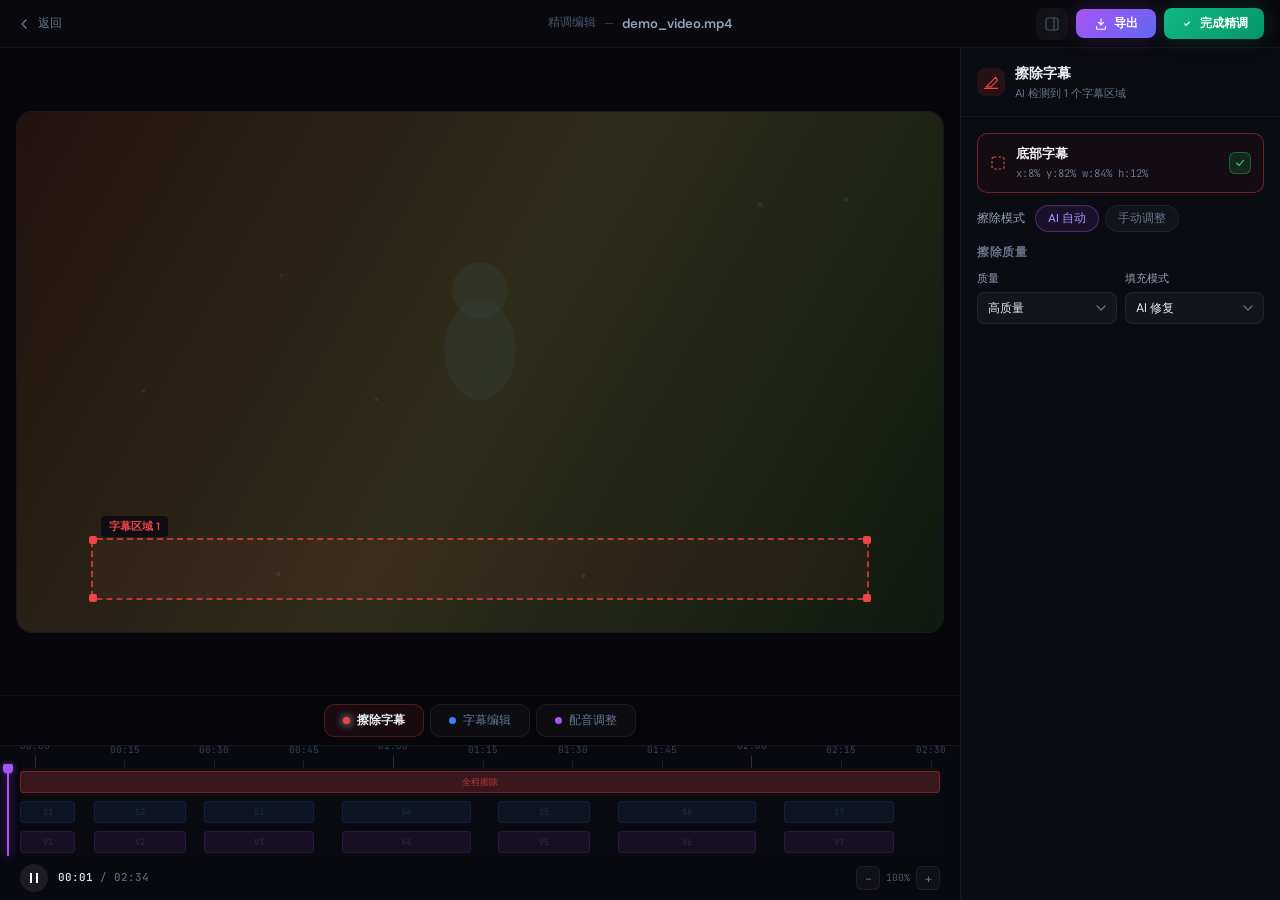
<file: app/editor-v2.html>
<!DOCTYPE html>
<html lang="zh-CN">
<head>
    <meta charset="UTF-8">
    <meta name="viewport" content="width=device-width, initial-scale=1.0">
    <title>精调编辑器 — FrameX</title>
    <link rel="stylesheet" href="style.css">
    <link rel="stylesheet" href="editor-v2.css">
    <link href="https://fonts.googleapis.com/css2?family=Space+Grotesk:wght@400;500;600;700&family=DM+Sans:wght@300;400;500;600;700&family=Inter:wght@300;400;500;600;700;800;900&family=JetBrains+Mono:wght@400;500&display=swap" rel="stylesheet">
</head>
<body class="ev2-body">

    <!-- ===== Top Bar ===== -->
    <header class="ev2-topbar">
        <a href="translate-v6.html" class="ev2-back">
            <svg width="16" height="16" viewBox="0 0 16 16" fill="none"><path d="M10 12L6 8L10 4" stroke="currentColor" stroke-width="1.5" stroke-linecap="round" stroke-linejoin="round"/></svg>
            返回
        </a>
        <div class="ev2-topbar-center">
            <span class="ev2-filename-label">精调编辑</span>
            <span class="ev2-filename-sep">—</span>
            <span class="ev2-filename">demo_video.mp4</span>
        </div>
        <div class="ev2-topbar-right">
            <button class="ev2-topbar-btn" id="panelToggle" title="收起/展开面板">
                <svg width="16" height="16" viewBox="0 0 16 16" fill="none"><rect x="2" y="2" width="12" height="12" rx="2" stroke="currentColor" stroke-width="1.2"/><path d="M10 2V14" stroke="currentColor" stroke-width="1.2"/></svg>
            </button>
            <button class="ev2-btn-export">
                <svg width="14" height="14" viewBox="0 0 16 16" fill="none"><path d="M8 2V9M8 9L11 6M8 9L5 6" stroke="currentColor" stroke-width="1.3" stroke-linecap="round" stroke-linejoin="round"/><path d="M3 11V13C3 13.5523 3.44772 14 4 14H12C12.5523 14 13 13.5523 13 13V11" stroke="currentColor" stroke-width="1.3" stroke-linecap="round"/></svg>
                导出
            </button>
            <a href="result.html" class="ev2-btn-result">
                <svg width="14" height="14" viewBox="0 0 16 16" fill="none"><path d="M5.5 8L7 9.5L10.5 6" stroke="currentColor" stroke-width="1.5" stroke-linecap="round" stroke-linejoin="round"/></svg>
                完成精调
            </a>
        </div>
    </header>

    <!-- ===== Main: Video + Panel ===== -->
    <div class="ev2-main">

        <!-- Left: Video + Tabs + Timeline -->
        <div class="ev2-canvas-area">

            <!-- Video -->
            <div class="ev2-video-wrap">
                <div class="ev2-video-container">
                    <canvas id="editorCanvas"></canvas>

                    <!-- Erase overlay -->
                    <div class="ev2-overlay ev2-erase-overlay" id="eraseOverlay">
                        <div class="ev2-erase-box" style="left:8%;bottom:6%;width:84%;height:12%;">
                            <span class="ev2-erase-box-label">字幕区域 1</span>
                            <div class="ev2-erase-handle ev2-erase-handle--tl"></div>
                            <div class="ev2-erase-handle ev2-erase-handle--tr"></div>
                            <div class="ev2-erase-handle ev2-erase-handle--bl"></div>
                            <div class="ev2-erase-handle ev2-erase-handle--br"></div>
                        </div>
                    </div>

                    <!-- Subtitle overlay -->
                    <div class="ev2-overlay ev2-subtitle-overlay" id="subtitleOverlay" style="display:none;">
                        <div class="ev2-subtitle-preview">
                            <span class="ev2-sub-en">The future of AI video translation is here</span>
                            <span class="ev2-sub-zh">AI 视频翻译的未来已来</span>
                        </div>
                    </div>

                    <!-- Voice wave overlay -->
                    <div class="ev2-overlay ev2-voice-overlay" id="voiceOverlay" style="display:none;">
                        <div class="ev2-voice-wave" id="voiceWave"></div>
                    </div>
                </div>
            </div>

            <!-- Function Tabs -->
            <div class="ev2-func-tabs" id="funcTabs">
                <button class="ev2-func-tab active" data-tab="erase">
                    <span class="tab-dot"></span>
                    擦除字幕
                </button>
                <button class="ev2-func-tab" data-tab="subtitle">
                    <span class="tab-dot"></span>
                    字幕编辑
                </button>
                <button class="ev2-func-tab" data-tab="voice">
                    <span class="tab-dot"></span>
                    配音调整
                </button>
            </div>

            <!-- Bottom Timeline -->
            <div class="ev2-timeline" id="timeline">
                <!-- Ruler -->
                <div class="ev2-tl-ruler" id="tlRuler">
                    <div class="ev2-tl-ruler-marks" id="rulerMarks"></div>
                </div>

                <!-- Tracks -->
                <div class="ev2-tl-tracks" id="tlTracks">
                    <!-- Erase track -->
                    <div class="ev2-tl-track" data-track="erase">
                        <div class="ev2-tl-track-bg"></div>
                        <div class="ev2-tl-segment ev2-tl-segment--erase" style="left:0%;width:100%;">
                            <span class="ev2-tl-seg-label">全程擦除</span>
                        </div>
                    </div>
                    <!-- Subtitle track -->
                    <div class="ev2-tl-track" data-track="subtitle">
                        <div class="ev2-tl-track-bg"></div>
                        <div class="ev2-tl-segment ev2-tl-segment--subtitle" style="left:0%;width:6%;">
                            <span class="ev2-tl-seg-label">S1</span>
                        </div>
                        <div class="ev2-tl-segment ev2-tl-segment--subtitle" style="left:8%;width:10%;">
                            <span class="ev2-tl-seg-label">S2</span>
                        </div>
                        <div class="ev2-tl-segment ev2-tl-segment--subtitle" style="left:20%;width:12%;">
                            <span class="ev2-tl-seg-label">S3</span>
                        </div>
                        <div class="ev2-tl-segment ev2-tl-segment--subtitle" style="left:35%;width:14%;">
                            <span class="ev2-tl-seg-label">S4</span>
                        </div>
                        <div class="ev2-tl-segment ev2-tl-segment--subtitle" style="left:52%;width:10%;">
                            <span class="ev2-tl-seg-label">S5</span>
                        </div>
                        <div class="ev2-tl-segment ev2-tl-segment--subtitle" style="left:65%;width:15%;">
                            <span class="ev2-tl-seg-label">S6</span>
                        </div>
                        <div class="ev2-tl-segment ev2-tl-segment--subtitle" style="left:83%;width:12%;">
                            <span class="ev2-tl-seg-label">S7</span>
                        </div>
                    </div>
                    <!-- Voice track -->
                    <div class="ev2-tl-track" data-track="voice">
                        <div class="ev2-tl-track-bg"></div>
                        <div class="ev2-tl-segment ev2-tl-segment--voice" style="left:0%;width:6%;">
                            <span class="ev2-tl-seg-label">V1</span>
                        </div>
                        <div class="ev2-tl-segment ev2-tl-segment--voice" style="left:8%;width:10%;">
                            <span class="ev2-tl-seg-label">V2</span>
                        </div>
                        <div class="ev2-tl-segment ev2-tl-segment--voice" style="left:20%;width:12%;">
                            <span class="ev2-tl-seg-label">V3</span>
                        </div>
                        <div class="ev2-tl-segment ev2-tl-segment--voice" style="left:35%;width:14%;">
                            <span class="ev2-tl-seg-label">V4</span>
                        </div>
                        <div class="ev2-tl-segment ev2-tl-segment--voice" style="left:52%;width:10%;">
                            <span class="ev2-tl-seg-label">V5</span>
                        </div>
                        <div class="ev2-tl-segment ev2-tl-segment--voice" style="left:65%;width:15%;">
                            <span class="ev2-tl-seg-label">V6</span>
                        </div>
                        <div class="ev2-tl-segment ev2-tl-segment--voice" style="left:83%;width:12%;">
                            <span class="ev2-tl-seg-label">V7</span>
                        </div>
                    </div>

                    <!-- Playhead -->
                    <div class="ev2-tl-playhead" id="tlPlayhead" style="left:0%;">
                        <div class="ev2-tl-playhead-head"></div>
                        <div class="ev2-tl-playhead-line"></div>
                    </div>
                </div>

                <!-- Controls -->
                <div class="ev2-tl-controls">
                    <button class="ev2-tl-play playing" id="tlPlay">
                        <svg width="12" height="12" viewBox="0 0 14 14" fill="none"><path d="M3 1.5L12 7L3 12.5V1.5Z" fill="currentColor"/></svg>
                    </button>
                    <span class="ev2-tl-time" id="tlTime">
                        <span class="current">00:00</span> / 02:34
                    </span>
                    <div class="ev2-tl-zoom">
                        <button class="ev2-tl-zoom-btn" id="zoomOut">−</button>
                        <span class="ev2-tl-zoom-label">100%</span>
                        <button class="ev2-tl-zoom-btn" id="zoomIn">+</button>
                    </div>
                </div>
            </div>
        </div>

        <!-- Right Panel -->
        <aside class="ev2-panel" id="rightPanel">
            <!-- Erase Panel -->
            <div class="ev2-panel-content active" id="panelErase">
                <div class="ev2-panel-header">
                    <div class="ev2-panel-icon ev2-panel-icon--red">
                        <svg width="16" height="16" viewBox="0 0 20 20" fill="none"><path d="M16 4L8 12L4 16H10L18 8L16 4Z" stroke="currentColor" stroke-width="1.5" stroke-linejoin="round"/><path d="M2 18H18" stroke="currentColor" stroke-width="1.5" stroke-linecap="round"/></svg>
                    </div>
                    <div>
                        <h3>擦除字幕</h3>
                        <p>AI 检测到 1 个字幕区域</p>
                    </div>
                </div>
                <div class="ev2-panel-body">
                    <div class="ev2-region-list">
                        <div class="ev2-region-card active">
                            <span class="ev2-region-icon">
                                <svg width="16" height="16" viewBox="0 0 16 16" fill="none"><rect x="2" y="2" width="12" height="12" rx="2" stroke="currentColor" stroke-width="1.2" stroke-dasharray="2.5 2"/></svg>
                            </span>
                            <div class="ev2-region-info">
                                <span class="ev2-region-title">底部字幕</span>
                                <span class="ev2-region-meta">x:8% y:82% w:84% h:12%</span>
                            </div>
                            <button class="ev2-region-check checked">
                                <svg width="12" height="12" viewBox="0 0 14 14" fill="none"><path d="M3 7L6 10L11 4" stroke="currentColor" stroke-width="1.5" stroke-linecap="round" stroke-linejoin="round"/></svg>
                            </button>
                        </div>
                    </div>
                    <div class="ev2-mode-row">
                        <label>擦除模式</label>
                        <div class="ev2-mode-chips">
                            <button class="ev2-mode-chip active">AI 自动</button>
                            <button class="ev2-mode-chip">手动调整</button>
                        </div>
                    </div>
                    <div class="ev2-config-group">
                        <span class="ev2-config-label">擦除质量</span>
                        <div class="ev2-config-grid">
                            <div class="ev2-config-field">
                                <label>质量</label>
                                <select><option>高质量</option><option>标准</option><option>快速</option></select>
                            </div>
                            <div class="ev2-config-field">
                                <label>填充模式</label>
                                <select><option>AI 修复</option><option>纯色填充</option><option>模糊</option></select>
                            </div>
                        </div>
                    </div>
                </div>
            </div>

            <!-- Subtitle Panel -->
            <div class="ev2-panel-content" id="panelSubtitle">
                <div class="ev2-panel-header">
                    <div class="ev2-panel-icon ev2-panel-icon--blue">
                        <svg width="16" height="16" viewBox="0 0 20 20" fill="none"><rect x="3" y="5" width="14" height="10" rx="2" stroke="currentColor" stroke-width="1.5"/><path d="M6 11H14M6 13H11" stroke="currentColor" stroke-width="1.2" stroke-linecap="round"/></svg>
                    </div>
                    <div>
                        <h3>字幕编辑</h3>
                        <p>点击字幕可编辑内容</p>
                    </div>
                </div>
                <div class="ev2-panel-body">
                    <div class="ev2-config-group">
                        <div class="ev2-config-grid">
                            <div class="ev2-config-field">
                                <label>字幕语言</label>
                                <select><option>英语</option><option>中文</option><option>日语</option><option>韩语</option><option>法语</option><option>德语</option></select>
                            </div>
                            <div class="ev2-config-field">
                                <label>显示样式</label>
                                <select><option>双语对照</option><option>仅译文</option><option>仅原文</option></select>
                            </div>
                            <div class="ev2-config-field">
                                <label>字体大小</label>
                                <select><option>中</option><option>小</option><option>大</option></select>
                            </div>
                            <div class="ev2-config-field">
                                <label>位置</label>
                                <select><option>底部居中</option><option>顶部居中</option></select>
                            </div>
                        </div>
                    </div>
                    <span class="ev2-config-label">字幕列表</span>
                    <div class="ev2-sub-list">
                        <div class="ev2-sub-item active">
                            <span class="ev2-sub-time">00:03</span>
                            <div class="ev2-sub-texts">
                                <span class="ev2-sub-orig">大家好，欢迎来到今天的分享</span>
                                <span class="ev2-sub-trans">Hello everyone, welcome to today's sharing</span>
                            </div>
                            <button class="ev2-sub-edit-btn">
                                <svg width="12" height="12" viewBox="0 0 14 14" fill="none"><path d="M10 2L12 4L5 11H3V9L10 2Z" stroke="currentColor" stroke-width="1.2" stroke-linejoin="round"/></svg>
                            </button>
                        </div>
                        <div class="ev2-sub-item">
                            <span class="ev2-sub-time">00:09</span>
                            <div class="ev2-sub-texts">
                                <span class="ev2-sub-orig">今天我们来聊一聊 AI 视频翻译</span>
                                <span class="ev2-sub-trans">Today let's talk about AI video translation</span>
                            </div>
                            <button class="ev2-sub-edit-btn">
                                <svg width="12" height="12" viewBox="0 0 14 14" fill="none"><path d="M10 2L12 4L5 11H3V9L10 2Z" stroke="currentColor" stroke-width="1.2" stroke-linejoin="round"/></svg>
                            </button>
                        </div>
                        <div class="ev2-sub-item">
                            <span class="ev2-sub-time">00:16</span>
                            <div class="ev2-sub-texts">
                                <span class="ev2-sub-orig">这项技术可以自动擦除原有字幕</span>
                                <span class="ev2-sub-trans">This technology can automatically erase subtitles</span>
                            </div>
                            <button class="ev2-sub-edit-btn">
                                <svg width="12" height="12" viewBox="0 0 14 14" fill="none"><path d="M10 2L12 4L5 11H3V9L10 2Z" stroke="currentColor" stroke-width="1.2" stroke-linejoin="round"/></svg>
                            </button>
                        </div>
                        <div class="ev2-sub-item">
                            <span class="ev2-sub-time">00:24</span>
                            <div class="ev2-sub-texts">
                                <span class="ev2-sub-orig">并且重新生成目标语言的配音</span>
                                <span class="ev2-sub-trans">And regenerate dubbing in the target language</span>
                            </div>
                            <button class="ev2-sub-edit-btn">
                                <svg width="12" height="12" viewBox="0 0 14 14" fill="none"><path d="M10 2L12 4L5 11H3V9L10 2Z" stroke="currentColor" stroke-width="1.2" stroke-linejoin="round"/></svg>
                            </button>
                        </div>
                        <div class="ev2-sub-item">
                            <span class="ev2-sub-time">00:38</span>
                            <div class="ev2-sub-texts">
                                <span class="ev2-sub-orig">整个流程完全自动化</span>
                                <span class="ev2-sub-trans">The entire process is fully automated</span>
                            </div>
                            <button class="ev2-sub-edit-btn">
                                <svg width="12" height="12" viewBox="0 0 14 14" fill="none"><path d="M10 2L12 4L5 11H3V9L10 2Z" stroke="currentColor" stroke-width="1.2" stroke-linejoin="round"/></svg>
                            </button>
                        </div>
                        <div class="ev2-sub-item">
                            <span class="ev2-sub-time">00:55</span>
                            <div class="ev2-sub-texts">
                                <span class="ev2-sub-orig">声音克隆让配音听起来非常自然</span>
                                <span class="ev2-sub-trans">Voice cloning makes dubbing sound very natural</span>
                            </div>
                            <button class="ev2-sub-edit-btn">
                                <svg width="12" height="12" viewBox="0 0 14 14" fill="none"><path d="M10 2L12 4L5 11H3V9L10 2Z" stroke="currentColor" stroke-width="1.2" stroke-linejoin="round"/></svg>
                            </button>
                        </div>
                        <div class="ev2-sub-item">
                            <span class="ev2-sub-time">01:15</span>
                            <div class="ev2-sub-texts">
                                <span class="ev2-sub-orig">希望这个功能对大家有帮助</span>
                                <span class="ev2-sub-trans">Hope this feature is helpful to everyone</span>
                            </div>
                            <button class="ev2-sub-edit-btn">
                                <svg width="12" height="12" viewBox="0 0 14 14" fill="none"><path d="M10 2L12 4L5 11H3V9L10 2Z" stroke="currentColor" stroke-width="1.2" stroke-linejoin="round"/></svg>
                            </button>
                        </div>
                    </div>
                </div>
            </div>

            <!-- Voice Panel -->
            <div class="ev2-panel-content" id="panelVoice">
                <div class="ev2-panel-header">
                    <div class="ev2-panel-icon ev2-panel-icon--purple">
                        <svg width="16" height="16" viewBox="0 0 20 20" fill="none"><path d="M10 3V13M7 7V9M13 5V11M4 9V7M16 8V10" stroke="currentColor" stroke-width="1.5" stroke-linecap="round"/></svg>
                    </div>
                    <div>
                        <h3>配音调整</h3>
                        <p>AI 声音克隆配音</p>
                    </div>
                </div>
                <div class="ev2-panel-body">
                    <div class="ev2-config-group">
                        <div class="ev2-config-grid">
                            <div class="ev2-config-field">
                                <label>声音风格</label>
                                <select><option>克隆原声</option><option>自然男声 A</option><option>自然男声 B</option><option>自然女声 A</option><option>自然女声 B</option></select>
                            </div>
                            <div class="ev2-config-field">
                                <label>语速</label>
                                <select><option>自动匹配</option><option>稍快</option><option>稍慢</option><option>正常</option></select>
                            </div>
                            <div class="ev2-config-field">
                                <label>音调偏移</label>
                                <select><option>0 (原始)</option><option>+1</option><option>+2</option><option>-1</option><option>-2</option></select>
                            </div>
                            <div class="ev2-config-field">
                                <label>背景音保留</label>
                                <select><option>保留原声背景</option><option>静音</option><option>降低 50%</option></select>
                            </div>
                        </div>
                    </div>
                    <span class="ev2-config-label">配音片段</span>
                    <div class="ev2-voice-list">
                        <div class="ev2-voice-item active">
                            <span class="ev2-voice-time">00:03</span>
                            <span class="ev2-voice-text">Hello everyone, welcome to today's sharing</span>
                            <button class="ev2-voice-play">
                                <svg width="10" height="10" viewBox="0 0 12 12" fill="none"><path d="M3 1.5L10 6L3 10.5V1.5Z" fill="currentColor"/></svg>
                            </button>
                        </div>
                        <div class="ev2-voice-item">
                            <span class="ev2-voice-time">00:09</span>
                            <span class="ev2-voice-text">Today let's talk about AI video translation</span>
                            <button class="ev2-voice-play">
                                <svg width="10" height="10" viewBox="0 0 12 12" fill="none"><path d="M3 1.5L10 6L3 10.5V1.5Z" fill="currentColor"/></svg>
                            </button>
                        </div>
                        <div class="ev2-voice-item">
                            <span class="ev2-voice-time">00:16</span>
                            <span class="ev2-voice-text">This technology can automatically erase subtitles</span>
                            <button class="ev2-voice-play">
                                <svg width="10" height="10" viewBox="0 0 12 12" fill="none"><path d="M3 1.5L10 6L3 10.5V1.5Z" fill="currentColor"/></svg>
                            </button>
                        </div>
                        <div class="ev2-voice-item">
                            <span class="ev2-voice-time">00:24</span>
                            <span class="ev2-voice-text">And regenerate dubbing in the target language</span>
                            <button class="ev2-voice-play">
                                <svg width="10" height="10" viewBox="0 0 12 12" fill="none"><path d="M3 1.5L10 6L3 10.5V1.5Z" fill="currentColor"/></svg>
                            </button>
                        </div>
                        <div class="ev2-voice-item">
                            <span class="ev2-voice-time">00:38</span>
                            <span class="ev2-voice-text">The entire process is fully automated</span>
                            <button class="ev2-voice-play">
                                <svg width="10" height="10" viewBox="0 0 12 12" fill="none"><path d="M3 1.5L10 6L3 10.5V1.5Z" fill="currentColor"/></svg>
                            </button>
                        </div>
                        <div class="ev2-voice-item">
                            <span class="ev2-voice-time">00:55</span>
                            <span class="ev2-voice-text">Voice cloning makes dubbing sound very natural</span>
                            <button class="ev2-voice-play">
                                <svg width="10" height="10" viewBox="0 0 12 12" fill="none"><path d="M3 1.5L10 6L3 10.5V1.5Z" fill="currentColor"/></svg>
                            </button>
                        </div>
                        <div class="ev2-voice-item">
                            <span class="ev2-voice-time">01:15</span>
                            <span class="ev2-voice-text">Hope this feature is helpful to everyone</span>
                            <button class="ev2-voice-play">
                                <svg width="10" height="10" viewBox="0 0 12 12" fill="none"><path d="M3 1.5L10 6L3 10.5V1.5Z" fill="currentColor"/></svg>
                            </button>
                        </div>
                    </div>
                </div>
            </div>
        </aside>
    </div>

    <script>
    (function() {
        /* ===== State ===== */
        let playing = true;
        let videoTime = 0;
        const videoDuration = 154; // 2:34
        let animFrame = null;
        let activeTab = 'erase';

        /* ===== Elements ===== */
        const canvas = document.getElementById('editorCanvas');
        const ctx = canvas.getContext('2d');
        const eraseOverlay = document.getElementById('eraseOverlay');
        const subtitleOverlay = document.getElementById('subtitleOverlay');
        const voiceOverlay = document.getElementById('voiceOverlay');
        const rightPanel = document.getElementById('rightPanel');
        const tlPlayhead = document.getElementById('tlPlayhead');
        const tlTracks = document.getElementById('tlTracks');

        /* ===== Canvas ===== */
        function resizeCanvas() {
            const container = canvas.parentElement;
            const dpr = window.devicePixelRatio || 1;
            canvas.width = container.clientWidth * dpr;
            canvas.height = container.clientHeight * dpr;
        }
        resizeCanvas();
        window.addEventListener('resize', resizeCanvas);

        function drawFrame(t) {
            const dpr = window.devicePixelRatio || 1;
            const w = canvas.width / dpr;
            const h = canvas.height / dpr;
            ctx.save();
            ctx.setTransform(dpr, 0, 0, dpr, 0, 0);
            ctx.clearRect(0, 0, w, h);

            const hue = (t * 6) % 360;
            const grd = ctx.createLinearGradient(0, 0, w, h);
            grd.addColorStop(0, `hsl(${hue}, 35%, 10%)`);
            grd.addColorStop(0.5, `hsl(${(hue+50)%360}, 30%, 14%)`);
            grd.addColorStop(1, `hsl(${(hue+120)%360}, 25%, 8%)`);
            ctx.fillStyle = grd;
            ctx.fillRect(0, 0, w, h);

            // Silhouette
            const cx = w * 0.5, cy = h * 0.4;
            ctx.globalAlpha = 0.2;
            ctx.beginPath();
            ctx.arc(cx, cy - 30, 28, 0, Math.PI * 2);
            ctx.fillStyle = `hsl(${hue+180}, 20%, 28%)`;
            ctx.fill();
            ctx.beginPath();
            ctx.ellipse(cx, cy + 30, 36, 50, 0, 0, Math.PI * 2);
            ctx.fill();

            // Particles
            ctx.globalAlpha = 0.12;
            for (let i = 0; i < 10; i++) {
                const px = (Math.sin(t * 0.25 + i * 2) * 0.4 + 0.5) * w;
                const py = (Math.cos(t * 0.18 + i * 2.3) * 0.4 + 0.5) * h;
                ctx.beginPath();
                ctx.arc(px, py, 1.5 + Math.sin(t * 0.5 + i), 0, Math.PI * 2);
                ctx.fillStyle = '#818cf8';
                ctx.fill();
            }
            ctx.restore();
        }

        function tick() {
            if (playing) {
                videoTime += 1 / 60;
                if (videoTime >= videoDuration) videoTime = 0;
            }
            drawFrame(videoTime);
            updateUI();
            animFrame = requestAnimationFrame(tick);
        }

        function updateUI() {
            const pct = (videoTime / videoDuration) * 100;
            tlPlayhead.style.left = pct + '%';

            const m = Math.floor(videoTime / 60);
            const s = Math.floor(videoTime % 60);
            document.getElementById('tlTime').innerHTML =
                `<span class="current">${String(m).padStart(2,'0')}:${String(s).padStart(2,'0')}</span> / 02:34`;
        }

        /* ===== Timeline ruler ===== */
        function buildRuler() {
            const marks = document.getElementById('rulerMarks');
            marks.innerHTML = '';
            const totalSec = videoDuration;
            const step = 15; // every 15s
            for (let s = 0; s <= totalSec; s += step) {
                const pct = (s / totalSec) * 100;
                const mark = document.createElement('div');
                mark.className = 'ev2-tl-ruler-mark' + (s % 60 === 0 ? ' major' : '');
                mark.style.left = pct + '%';
                const m = Math.floor(s / 60);
                const sec = s % 60;
                mark.innerHTML = `<span class="tick-label">${String(m).padStart(2,'0')}:${String(sec).padStart(2,'0')}</span><span class="tick"></span>`;
                marks.appendChild(mark);
            }
        }
        buildRuler();

        /* ===== Voice wave bars ===== */
        function initVoiceWave() {
            const wave = document.getElementById('voiceWave');
            let html = '';
            for (let i = 0; i < 40; i++) {
                const h = 8 + Math.random() * 28;
                const delay = (i * 0.05).toFixed(2);
                html += `<div class="ev2-vw-bar" style="height:${h}px;animation-delay:${delay}s;"></div>`;
            }
            wave.innerHTML = html;
        }
        initVoiceWave();

        /* ===== Tab switching ===== */
        function switchTab(tab) {
            activeTab = tab;

            // Tabs
            document.querySelectorAll('.ev2-func-tab').forEach(t => {
                t.classList.toggle('active', t.dataset.tab === tab);
            });

            // Panels
            document.querySelectorAll('.ev2-panel-content').forEach(p => p.classList.remove('active'));
            const panelMap = { erase: 'panelErase', subtitle: 'panelSubtitle', voice: 'panelVoice' };
            document.getElementById(panelMap[tab]).classList.add('active');

            // Overlays
            eraseOverlay.style.display = tab === 'erase' ? '' : 'none';
            subtitleOverlay.style.display = tab === 'subtitle' ? '' : 'none';
            voiceOverlay.style.display = tab === 'voice' ? '' : 'none';

            // Highlight corresponding track
            document.querySelectorAll('.ev2-tl-track').forEach(track => {
                track.style.opacity = track.dataset.track === tab ? '1' : '0.4';
            });
        }

        document.querySelectorAll('.ev2-func-tab').forEach(btn => {
            btn.addEventListener('click', () => switchTab(btn.dataset.tab));
        });

        // Initial state
        switchTab('erase');

        /* ===== Play/Pause ===== */
        document.getElementById('tlPlay').addEventListener('click', () => {
            playing = !playing;
            document.getElementById('tlPlay').classList.toggle('playing', playing);
        });

        /* ===== Timeline click-to-seek ===== */
        tlTracks.addEventListener('click', e => {
            const rect = tlTracks.getBoundingClientRect();
            const pct = Math.max(0, Math.min(1, (e.clientX - rect.left) / rect.width));
            videoTime = pct * videoDuration;
        });

        /* ===== Panel toggle ===== */
        document.getElementById('panelToggle').addEventListener('click', () => {
            rightPanel.classList.toggle('collapsed');
        });

        /* ===== Mode chips ===== */
        document.querySelectorAll('.ev2-mode-chip').forEach(chip => {
            chip.addEventListener('click', () => {
                chip.parentElement.querySelectorAll('.ev2-mode-chip').forEach(c => c.classList.remove('active'));
                chip.classList.add('active');
            });
        });

        /* ===== Region check toggle ===== */
        document.querySelectorAll('.ev2-region-check').forEach(btn => {
            btn.addEventListener('click', () => btn.classList.toggle('checked'));
        });

        /* ===== Keyboard shortcuts ===== */
        document.addEventListener('keydown', e => {
            if (e.code === 'Space') {
                e.preventDefault();
                playing = !playing;
                document.getElementById('tlPlay').classList.toggle('playing', playing);
            }
            if (e.code === 'Digit1') switchTab('erase');
            if (e.code === 'Digit2') switchTab('subtitle');
            if (e.code === 'Digit3') switchTab('voice');
            if (e.code === 'ArrowLeft') { videoTime = Math.max(0, videoTime - 5); }
            if (e.code === 'ArrowRight') { videoTime = Math.min(videoDuration, videoTime + 5); }
            if (e.code === 'Escape') rightPanel.classList.toggle('collapsed');
        });

        /* ===== Start ===== */
        tick();
    })();
    </script>
</body>
</html>
</file>
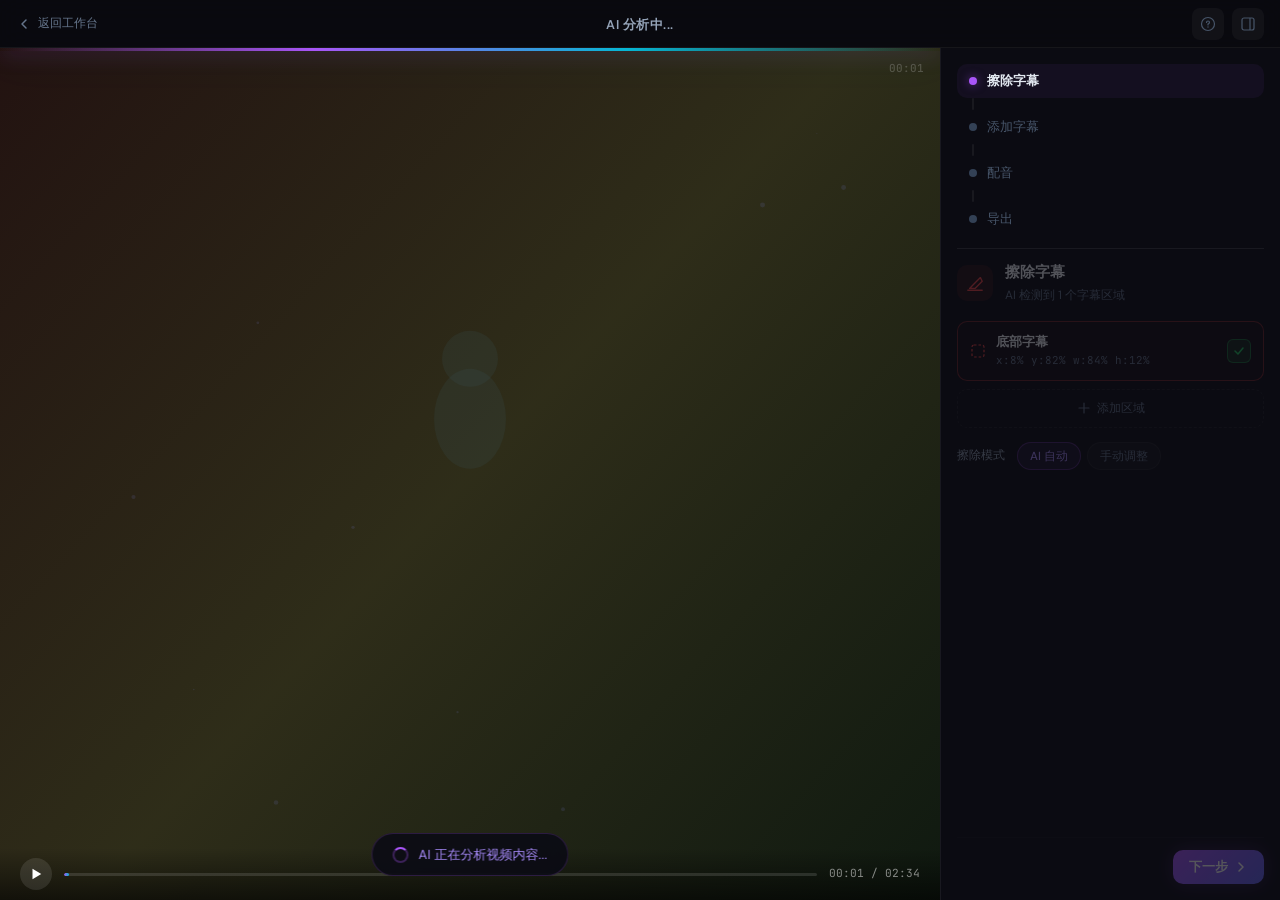
<file: app/editor.html>
<!DOCTYPE html>
<html lang="zh-CN">
<head>
    <meta charset="UTF-8">
    <meta name="viewport" content="width=device-width, initial-scale=1.0">
    <title>沉浸式编辑器 — FrameX</title>
    <link rel="stylesheet" href="style.css">
    <link rel="stylesheet" href="editor.css">
    <link href="https://fonts.googleapis.com/css2?family=Space+Grotesk:wght@400;500;600;700&family=DM+Sans:wght@300;400;500;600;700&family=Inter:wght@300;400;500;600;700;800;900&family=JetBrains+Mono:wght@400;500&display=swap" rel="stylesheet">
</head>
<body class="editor-body">

    <!-- 顶部极简导航 -->
    <header class="editor-topbar">
        <a href="translate-v6.html" class="editor-back">
            <svg width="16" height="16" viewBox="0 0 16 16" fill="none"><path d="M10 12L6 8L10 4" stroke="currentColor" stroke-width="1.5" stroke-linecap="round" stroke-linejoin="round"/></svg>
            返回工作台
        </a>
        <div class="editor-topbar-center">
            <span class="editor-step-label" id="currentStepLabel">AI 分析中...</span>
        </div>
        <div class="editor-topbar-right">
            <button class="editor-help-btn" title="快捷键">
                <svg width="16" height="16" viewBox="0 0 16 16" fill="none"><circle cx="8" cy="8" r="6.5" stroke="currentColor" stroke-width="1.2"/><path d="M6.5 6.5C6.5 5.67 7.17 5 8 5C8.83 5 9.5 5.67 9.5 6.5C9.5 7.33 8.83 7.5 8 8V9" stroke="currentColor" stroke-width="1.2" stroke-linecap="round"/><circle cx="8" cy="11" r="0.7" fill="currentColor"/></svg>
            </button>
            <button class="editor-sidebar-toggle" id="sidebarToggle" title="收起/展开面板">
                <svg width="16" height="16" viewBox="0 0 16 16" fill="none"><rect x="2" y="2" width="12" height="12" rx="2" stroke="currentColor" stroke-width="1.2"/><path d="M10 2V14" stroke="currentColor" stroke-width="1.2"/></svg>
            </button>
        </div>
    </header>

    <!-- 主体区域：画布 + 右侧边栏 -->
    <div class="editor-main">
        <!-- 视频画布区域 -->
        <div class="editor-canvas-area" id="canvasArea">
            <canvas class="editor-canvas" id="editorCanvas"></canvas>

            <!-- 扫描动画叠加层 -->
            <div class="editor-scan-overlay" id="scanOverlay">
                <div class="scan-line"></div>
                <div class="scan-info">
                    <div class="scan-spinner"></div>
                    <span>AI 正在分析视频内容...</span>
                </div>
            </div>

            <!-- 擦除区域叠加层 -->
            <div class="editor-erase-overlay" id="eraseOverlay" style="display:none;">
                <div class="erase-box" id="eraseBox1" style="left:8%;bottom:6%;width:84%;height:12%;">
                    <span class="erase-box-label">字幕区域 1</span>
                    <div class="erase-box-handle erase-box-handle--tl"></div>
                    <div class="erase-box-handle erase-box-handle--tr"></div>
                    <div class="erase-box-handle erase-box-handle--bl"></div>
                    <div class="erase-box-handle erase-box-handle--br"></div>
                </div>
            </div>

            <!-- 字幕预览叠加层 -->
            <div class="editor-subtitle-overlay" id="subtitleOverlay" style="display:none;">
                <div class="subtitle-preview">
                    <span class="subtitle-line-en">The future of AI video translation is here</span>
                    <span class="subtitle-line-zh">AI 视频翻译的未来已来</span>
                </div>
            </div>

            <!-- 音波可视化叠加层 -->
            <div class="editor-voice-overlay" id="voiceOverlay" style="display:none;">
                <div class="voice-wave" id="voiceWave"></div>
            </div>

            <!-- 极简播放控制 -->
            <div class="editor-player-controls" id="playerControls">
                <button class="epc-play" id="epcPlay">
                    <svg width="14" height="14" viewBox="0 0 16 16" fill="none"><path d="M4 2L14 8L4 14V2Z" fill="currentColor"/></svg>
                </button>
                <div class="epc-progress" id="epcProgress">
                    <div class="epc-progress-track">
                        <div class="epc-progress-fill" id="epcProgressFill"></div>
                    </div>
                </div>
                <span class="epc-time" id="epcTime">00:00 / 02:34</span>
            </div>

            <!-- 处理中的进度覆盖 -->
            <div class="editor-processing-overlay" id="processingOverlay" style="display:none;">
                <div class="processing-content">
                    <div class="processing-orb">
                        <div class="ring"></div>
                        <div class="ring"></div>
                        <div class="ring"></div>
                        <div class="core"></div>
                    </div>
                    <div class="processing-text" id="processingText">正在擦除字幕...</div>
                    <div class="processing-progress">
                        <div class="processing-progress-bar" id="processingBar"></div>
                    </div>
                </div>
            </div>
        </div>

        <!-- 右侧边栏 -->
        <aside class="editor-sidebar" id="editorSidebar">
            <!-- 竖向步骤进度条 -->
            <div class="sidebar-steps" id="panelSteps">
                <button class="sidebar-step active" data-step="0">
                    <span class="sidebar-step-dot"></span>
                    <span class="sidebar-step-text">擦除字幕</span>
                </button>
                <div class="sidebar-step-line"></div>
                <button class="sidebar-step" data-step="1">
                    <span class="sidebar-step-dot"></span>
                    <span class="sidebar-step-text">添加字幕</span>
                </button>
                <div class="sidebar-step-line"></div>
                <button class="sidebar-step" data-step="2">
                    <span class="sidebar-step-dot"></span>
                    <span class="sidebar-step-text">配音</span>
                </button>
                <div class="sidebar-step-line"></div>
                <button class="sidebar-step" data-step="3">
                    <span class="sidebar-step-dot"></span>
                    <span class="sidebar-step-text">导出</span>
                </button>
            </div>

            <!-- 分割线 -->
            <div class="sidebar-divider"></div>

            <!-- 步骤内容区 -->
            <div class="sidebar-content" id="panelContent">
                <!-- Step 0: 擦除字幕 -->
                <div class="step-content active" data-step-content="0">
                    <div class="step-content-header">
                        <div class="step-content-icon step-content-icon--red">
                            <svg width="18" height="18" viewBox="0 0 20 20" fill="none"><path d="M16 4L8 12L4 16H10L18 8L16 4Z" stroke="currentColor" stroke-width="1.5" stroke-linejoin="round"/><path d="M2 18H18" stroke="currentColor" stroke-width="1.5" stroke-linecap="round"/></svg>
                        </div>
                        <div>
                            <h3>擦除字幕</h3>
                            <p id="eraseDetectInfo">AI 检测到 1 个字幕区域</p>
                        </div>
                    </div>
                    <div class="step-content-body">
                        <div class="erase-regions-list" id="eraseRegionsGrid">
                            <div class="erase-region-card active" data-region="0">
                                <div class="erase-region-card-icon">
                                    <svg width="16" height="16" viewBox="0 0 16 16" fill="none"><rect x="2" y="2" width="12" height="12" rx="2" stroke="currentColor" stroke-width="1.2" stroke-dasharray="2.5 2"/></svg>
                                </div>
                                <div class="erase-region-card-info">
                                    <span class="erase-region-card-title">底部字幕</span>
                                    <span class="erase-region-card-meta">x:8% y:82% w:84% h:12%</span>
                                </div>
                                <button class="erase-region-card-check checked">
                                    <svg width="14" height="14" viewBox="0 0 14 14" fill="none"><path d="M3 7L6 10L11 4" stroke="currentColor" stroke-width="1.5" stroke-linecap="round" stroke-linejoin="round"/></svg>
                                </button>
                            </div>
                            <button class="erase-region-add-btn" id="addRegionBtn">
                                <svg width="14" height="14" viewBox="0 0 14 14" fill="none"><path d="M7 2V12M2 7H12" stroke="currentColor" stroke-width="1.2" stroke-linecap="round"/></svg>
                                添加区域
                            </button>
                        </div>
                        <div class="erase-mode-row">
                            <label>擦除模式</label>
                            <div class="mode-chips">
                                <button class="mode-chip active">AI 自动</button>
                                <button class="mode-chip">手动调整</button>
                            </div>
                        </div>
                    </div>
                    <div class="step-content-footer">
                        <div></div>
                        <button class="step-next-btn" data-goto="1">
                            下一步
                            <svg width="14" height="14" viewBox="0 0 14 14" fill="none"><path d="M5 3L9 7L5 11" stroke="currentColor" stroke-width="1.5" stroke-linecap="round" stroke-linejoin="round"/></svg>
                        </button>
                    </div>
                </div>

                <!-- Step 1: 添加字幕 -->
                <div class="step-content" data-step-content="1">
                    <div class="step-content-header">
                        <div class="step-content-icon step-content-icon--blue">
                            <svg width="18" height="18" viewBox="0 0 20 20" fill="none"><rect x="3" y="5" width="14" height="10" rx="2" stroke="currentColor" stroke-width="1.5"/><path d="M6 11H14M6 13H11" stroke="currentColor" stroke-width="1.2" stroke-linecap="round"/></svg>
                        </div>
                        <div>
                            <h3>添加字幕</h3>
                            <p>翻译生成目标语言字幕</p>
                        </div>
                    </div>
                    <div class="step-content-body">
                        <div class="config-grid-2col">
                            <div class="config-field">
                                <label>字幕语言</label>
                                <select>
                                    <option>英语</option>
                                    <option>中文</option>
                                    <option>日语</option>
                                    <option>韩语</option>
                                    <option>法语</option>
                                </select>
                            </div>
                            <div class="config-field">
                                <label>字幕样式</label>
                                <select>
                                    <option>双语对照</option>
                                    <option>仅译文</option>
                                    <option>仅原文</option>
                                </select>
                            </div>
                            <div class="config-field">
                                <label>字体大小</label>
                                <select>
                                    <option>中</option>
                                    <option>小</option>
                                    <option>大</option>
                                </select>
                            </div>
                            <div class="config-field">
                                <label>位置</label>
                                <select>
                                    <option>底部居中</option>
                                    <option>顶部居中</option>
                                </select>
                            </div>
                        </div>
                        <div class="subtitle-preview-list">
                            <div class="sub-preview-item">
                                <span class="sub-preview-time">00:03</span>
                                <div class="sub-preview-texts">
                                    <span class="sub-preview-orig">大家好，欢迎来到今天的分享</span>
                                    <span class="sub-preview-trans">Hello everyone, welcome to today's sharing</span>
                                </div>
                            </div>
                            <div class="sub-preview-item">
                                <span class="sub-preview-time">00:09</span>
                                <div class="sub-preview-texts">
                                    <span class="sub-preview-orig">今天我们来聊一聊 AI 视频翻译</span>
                                    <span class="sub-preview-trans">Today let's talk about AI video translation</span>
                                </div>
                            </div>
                            <div class="sub-preview-item">
                                <span class="sub-preview-time">00:16</span>
                                <div class="sub-preview-texts">
                                    <span class="sub-preview-orig">这项技术可以自动擦除原有字幕</span>
                                    <span class="sub-preview-trans">This technology can automatically erase subtitles</span>
                                </div>
                            </div>
                        </div>
                    </div>
                    <div class="step-content-footer">
                        <button class="step-prev-btn" data-goto="0">
                            <svg width="14" height="14" viewBox="0 0 14 14" fill="none"><path d="M9 3L5 7L9 11" stroke="currentColor" stroke-width="1.5" stroke-linecap="round" stroke-linejoin="round"/></svg>
                            上一步
                        </button>
                        <button class="step-next-btn" data-goto="2">
                            下一步
                            <svg width="14" height="14" viewBox="0 0 14 14" fill="none"><path d="M5 3L9 7L5 11" stroke="currentColor" stroke-width="1.5" stroke-linecap="round" stroke-linejoin="round"/></svg>
                        </button>
                    </div>
                </div>

                <!-- Step 2: 配音 -->
                <div class="step-content" data-step-content="2">
                    <div class="step-content-header">
                        <div class="step-content-icon step-content-icon--purple">
                            <svg width="18" height="18" viewBox="0 0 20 20" fill="none"><path d="M10 3V13M7 7V9M13 5V11M4 9V7M16 8V10" stroke="currentColor" stroke-width="1.5" stroke-linecap="round"/></svg>
                        </div>
                        <div>
                            <h3>配音</h3>
                            <p>AI 声音克隆，听起来像原声</p>
                        </div>
                    </div>
                    <div class="step-content-body">
                        <div class="config-grid-2col">
                            <div class="config-field">
                                <label>声音风格</label>
                                <select>
                                    <option>克隆原声</option>
                                    <option>自然男声 A</option>
                                    <option>自然男声 B</option>
                                    <option>自然女声 A</option>
                                    <option>自然女声 B</option>
                                </select>
                            </div>
                            <div class="config-field">
                                <label>语速</label>
                                <select>
                                    <option>自动匹配</option>
                                    <option>稍快</option>
                                    <option>稍慢</option>
                                    <option>正常</option>
                                </select>
                            </div>
                        </div>
                        <div class="voice-sample-list">
                            <div class="voice-sample-item">
                                <span class="voice-sample-time">00:03</span>
                                <span class="voice-sample-text">Hello everyone, welcome to today's sharing</span>
                                <button class="voice-sample-play">
                                    <svg width="12" height="12" viewBox="0 0 12 12" fill="none"><path d="M3 1.5L10 6L3 10.5V1.5Z" fill="currentColor"/></svg>
                                </button>
                            </div>
                            <div class="voice-sample-item">
                                <span class="voice-sample-time">00:09</span>
                                <span class="voice-sample-text">Today let's talk about AI video translation</span>
                                <button class="voice-sample-play">
                                    <svg width="12" height="12" viewBox="0 0 12 12" fill="none"><path d="M3 1.5L10 6L3 10.5V1.5Z" fill="currentColor"/></svg>
                                </button>
                            </div>
                            <div class="voice-sample-item">
                                <span class="voice-sample-time">00:16</span>
                                <span class="voice-sample-text">This technology can automatically erase subtitles</span>
                                <button class="voice-sample-play">
                                    <svg width="12" height="12" viewBox="0 0 12 12" fill="none"><path d="M3 1.5L10 6L3 10.5V1.5Z" fill="currentColor"/></svg>
                                </button>
                            </div>
                        </div>
                    </div>
                    <div class="step-content-footer">
                        <button class="step-prev-btn" data-goto="1">
                            <svg width="14" height="14" viewBox="0 0 14 14" fill="none"><path d="M9 3L5 7L9 11" stroke="currentColor" stroke-width="1.5" stroke-linecap="round" stroke-linejoin="round"/></svg>
                            上一步
                        </button>
                        <button class="step-next-btn" data-goto="3">
                            下一步
                            <svg width="14" height="14" viewBox="0 0 14 14" fill="none"><path d="M5 3L9 7L5 11" stroke="currentColor" stroke-width="1.5" stroke-linecap="round" stroke-linejoin="round"/></svg>
                        </button>
                    </div>
                </div>

                <!-- Step 3: 确认 & 导出 -->
                <div class="step-content" data-step-content="3">
                    <div class="step-content-header">
                        <div class="step-content-icon step-content-icon--green">
                            <svg width="18" height="18" viewBox="0 0 20 20" fill="none"><path d="M10 3V12M10 12L14 8M10 12L6 8" stroke="currentColor" stroke-width="1.5" stroke-linecap="round" stroke-linejoin="round"/><path d="M3 14V16C3 16.5523 3.44772 17 4 17H16C16.5523 17 17 16.5523 17 16V14" stroke="currentColor" stroke-width="1.5" stroke-linecap="round"/></svg>
                        </div>
                        <div>
                            <h3>确认 & 导出</h3>
                            <p>检查配置，一键开始处理</p>
                        </div>
                    </div>
                    <div class="step-content-body">
                        <div class="confirm-summary">
                            <div class="confirm-item">
                                <span class="confirm-item-icon confirm-item-icon--red">
                                    <svg width="14" height="14" viewBox="0 0 20 20" fill="none"><path d="M16 4L8 12L4 16H10L18 8L16 4Z" stroke="currentColor" stroke-width="1.5" stroke-linejoin="round"/></svg>
                                </span>
                                <div class="confirm-item-info">
                                    <span class="confirm-item-label">擦除字幕</span>
                                    <span class="confirm-item-value">1 个区域 · AI 自动</span>
                                </div>
                                <span class="confirm-item-status">✓</span>
                            </div>
                            <div class="confirm-item">
                                <span class="confirm-item-icon confirm-item-icon--blue">
                                    <svg width="14" height="14" viewBox="0 0 20 20" fill="none"><rect x="3" y="5" width="14" height="10" rx="2" stroke="currentColor" stroke-width="1.5"/><path d="M6 11H14" stroke="currentColor" stroke-width="1.2" stroke-linecap="round"/></svg>
                                </span>
                                <div class="confirm-item-info">
                                    <span class="confirm-item-label">添加字幕</span>
                                    <span class="confirm-item-value">英语 · 双语对照</span>
                                </div>
                                <span class="confirm-item-status">✓</span>
                            </div>
                            <div class="confirm-item">
                                <span class="confirm-item-icon confirm-item-icon--purple">
                                    <svg width="14" height="14" viewBox="0 0 20 20" fill="none"><path d="M10 3V13M7 7V9M13 5V11" stroke="currentColor" stroke-width="1.5" stroke-linecap="round"/></svg>
                                </span>
                                <div class="confirm-item-info">
                                    <span class="confirm-item-label">配音</span>
                                    <span class="confirm-item-value">克隆原声 · 自动匹配</span>
                                </div>
                                <span class="confirm-item-status">✓</span>
                            </div>
                        </div>
                        <div class="config-grid-2col">
                            <div class="config-field">
                                <label>输出格式</label>
                                <select><option>MP4 (H.264)</option><option>MOV (ProRes)</option><option>WebM</option></select>
                            </div>
                            <div class="config-field">
                                <label>分辨率</label>
                                <select><option>原始分辨率</option><option>1080p</option><option>720p</option></select>
                            </div>
                        </div>
                    </div>
                    <div class="step-content-footer">
                        <button class="step-prev-btn" data-goto="2">
                            <svg width="14" height="14" viewBox="0 0 14 14" fill="none"><path d="M9 3L5 7L9 11" stroke="currentColor" stroke-width="1.5" stroke-linecap="round" stroke-linejoin="round"/></svg>
                            上一步
                        </button>
                        <button class="step-start-btn" id="startProcessBtn">
                            <svg width="18" height="18" viewBox="0 0 20 20" fill="none"><path d="M6 4L16 10L6 16V4Z" fill="currentColor"/></svg>
                            开始处理
                        </button>
                    </div>
                </div>

                <!-- 完成状态 -->
                <div class="step-content" data-step-content="done" style="display:none;">
                    <div class="step-content-header">
                        <div class="step-content-icon step-content-icon--green">
                            <svg width="18" height="18" viewBox="0 0 20 20" fill="none"><circle cx="10" cy="10" r="8" stroke="currentColor" stroke-width="1.5"/><path d="M6 10L9 13L14 7" stroke="currentColor" stroke-width="1.5" stroke-linecap="round" stroke-linejoin="round"/></svg>
                        </div>
                        <div>
                            <h3>处理完成！</h3>
                            <p>视频已成功译制</p>
                        </div>
                    </div>
                    <div class="step-content-body">
                        <div class="done-actions">
                            <button class="done-download-btn" id="downloadBtn">
                                <svg width="18" height="18" viewBox="0 0 18 18" fill="none"><path d="M9 3V11M9 11L13 7M9 11L5 7" stroke="currentColor" stroke-width="1.5" stroke-linecap="round" stroke-linejoin="round"/><path d="M3 13V15C3 15.5523 3.44772 16 4 16H14C14.5523 16 15 15.5523 15 15V13" stroke="currentColor" stroke-width="1.5" stroke-linecap="round"/></svg>
                                下载视频
                            </button>
                            <button class="done-edit-btn" id="reEditBtn">
                                <svg width="16" height="16" viewBox="0 0 16 16" fill="none"><path d="M12 2L14 4L6 12H4V10L12 2Z" stroke="currentColor" stroke-width="1.2" stroke-linejoin="round"/></svg>
                                微调编辑
                            </button>
                        </div>
                    </div>
                </div>
            </div>
        </aside>
    </div>

    <script>
    (function() {
        let currentStep = -1;
        let playing = true;
        let videoTime = 0;
        const videoDuration = 154;
        let animFrame = null;

        const canvas = document.getElementById('editorCanvas');
        const ctx = canvas.getContext('2d');
        const scanOverlay = document.getElementById('scanOverlay');
        const eraseOverlay = document.getElementById('eraseOverlay');
        const subtitleOverlay = document.getElementById('subtitleOverlay');
        const voiceOverlay = document.getElementById('voiceOverlay');
        const processingOverlay = document.getElementById('processingOverlay');
        const sidebar = document.getElementById('editorSidebar');
        const panelSteps = document.querySelectorAll('.sidebar-step');
        const stepContents = document.querySelectorAll('.step-content');
        const stepLabel = document.getElementById('currentStepLabel');

        function resizeCanvas() {
            const area = document.getElementById('canvasArea');
            const dpr = window.devicePixelRatio || 1;
            canvas.width = area.clientWidth * dpr;
            canvas.height = area.clientHeight * dpr;
            ctx.scale(dpr, dpr);
        }
        resizeCanvas();
        window.addEventListener('resize', () => {
            ctx.setTransform(1, 0, 0, 1, 0, 0);
            resizeCanvas();
        });

        function drawFrame(t) {
            const dpr = window.devicePixelRatio || 1;
            const w = canvas.width / dpr;
            const h = canvas.height / dpr;
            ctx.save();
            ctx.setTransform(dpr, 0, 0, dpr, 0, 0);
            ctx.clearRect(0, 0, w, h);

            const hue1 = (t * 6) % 360;
            const hue2 = (hue1 + 50) % 360;
            const grd = ctx.createLinearGradient(0, 0, w, h);
            grd.addColorStop(0, `hsl(${hue1}, 35%, 10%)`);
            grd.addColorStop(0.5, `hsl(${hue2}, 30%, 14%)`);
            grd.addColorStop(1, `hsl(${(hue1+120)%360}, 25%, 8%)`);
            ctx.fillStyle = grd;
            ctx.fillRect(0, 0, w, h);

            const cx = w * 0.5, cy = h * 0.4;
            ctx.globalAlpha = 0.2;
            ctx.beginPath();
            ctx.arc(cx, cy - 30, 28, 0, Math.PI * 2);
            ctx.fillStyle = `hsl(${hue1 + 180}, 20%, 28%)`;
            ctx.fill();
            ctx.beginPath();
            ctx.ellipse(cx, cy + 30, 36, 50, 0, 0, Math.PI * 2);
            ctx.fill();

            ctx.globalAlpha = 0.12;
            for (let i = 0; i < 10; i++) {
                const px = (Math.sin(t * 0.25 + i * 2) * 0.4 + 0.5) * w;
                const py = (Math.cos(t * 0.18 + i * 2.3) * 0.4 + 0.5) * h;
                const r = 1.5 + Math.sin(t * 0.5 + i) * 1;
                ctx.beginPath();
                ctx.arc(px, py, r, 0, Math.PI * 2);
                ctx.fillStyle = '#818cf8';
                ctx.fill();
            }

            ctx.globalAlpha = 0.2;
            const mins = Math.floor(t / 60);
            const secs = Math.floor(t % 60);
            ctx.font = '500 11px "JetBrains Mono", monospace';
            ctx.fillStyle = '#fff';
            ctx.textAlign = 'right';
            ctx.fillText(`${String(mins).padStart(2,'0')}:${String(secs).padStart(2,'0')}`, w - 16, 24);

            ctx.restore();
        }

        function tick() {
            if (playing) {
                videoTime += 1 / 60;
                if (videoTime >= videoDuration) videoTime = 0;
            }
            drawFrame(videoTime);
            updatePlayerUI();
            animFrame = requestAnimationFrame(tick);
        }

        function updatePlayerUI() {
            const pct = (videoTime / videoDuration) * 100;
            const fill = document.getElementById('epcProgressFill');
            const timeEl = document.getElementById('epcTime');
            if (fill) fill.style.width = pct + '%';
            if (timeEl) {
                const m = Math.floor(videoTime / 60);
                const s = Math.floor(videoTime % 60);
                timeEl.textContent = `${String(m).padStart(2,'0')}:${String(s).padStart(2,'0')} / 02:34`;
            }
        }

        const stepLabels = ['步骤 1/4: 擦除字幕', '步骤 2/4: 添加字幕', '步骤 3/4: 配音', '步骤 4/4: 确认导出'];

        function goToStep(step) {
            currentStep = step;
            stepLabel.textContent = stepLabels[step] || '';

            panelSteps.forEach((s, i) => {
                s.classList.remove('active', 'completed');
                if (i < step) s.classList.add('completed');
                if (i === step) s.classList.add('active');
            });

            stepContents.forEach(c => {
                c.classList.remove('active');
                c.style.display = 'none';
            });
            const target = document.querySelector(`[data-step-content="${step}"]`);
            if (target) {
                target.style.display = '';
                requestAnimationFrame(() => target.classList.add('active'));
            }

            eraseOverlay.style.display = step === 0 ? '' : 'none';
            subtitleOverlay.style.display = step === 1 ? '' : 'none';
            voiceOverlay.style.display = step === 2 ? '' : 'none';

            if (step === 3) {
                eraseOverlay.style.display = '';
                eraseOverlay.style.opacity = '0.4';
                subtitleOverlay.style.display = '';
                voiceOverlay.style.display = '';
            } else {
                eraseOverlay.style.opacity = '';
            }

            sidebar.classList.remove('collapsed');
        }

        function startScan() {
            stepLabel.textContent = 'AI 分析中...';
            scanOverlay.style.display = '';
            sidebar.classList.add('scan-mode');

            setTimeout(() => {
                scanOverlay.style.display = 'none';
                sidebar.classList.remove('scan-mode');
                goToStep(0);
            }, 2500);
        }

        function initVoiceWave() {
            const wave = document.getElementById('voiceWave');
            let bars = '';
            for (let i = 0; i < 40; i++) {
                const h = 10 + Math.random() * 30;
                const delay = (i * 0.05).toFixed(2);
                bars += `<div class="voice-wave-bar" style="height:${h}px;animation-delay:${delay}s;"></div>`;
            }
            wave.innerHTML = bars;
        }
        initVoiceWave();

        function startProcessing() {
            processingOverlay.style.display = '';
            sidebar.classList.add('processing-mode');
            stepLabel.textContent = '正在处理...';

            const steps = ['正在擦除字幕...', '正在翻译字幕...', '正在生成配音...', '正在合成视频...'];
            const bar = document.getElementById('processingBar');
            const text = document.getElementById('processingText');
            let i = 0;

            function nextProcessStep() {
                if (i >= steps.length) {
                    bar.style.width = '100%';
                    text.textContent = '处理完成！';
                    setTimeout(showDone, 600);
                    return;
                }
                text.textContent = steps[i];
                bar.style.width = ((i + 1) / steps.length * 100) + '%';
                i++;
                setTimeout(nextProcessStep, 1500 + Math.random() * 1000);
            }
            nextProcessStep();
        }

        function showDone() {
            processingOverlay.style.display = 'none';
            sidebar.classList.remove('processing-mode');
            stepLabel.textContent = '✓ 处理完成';

            panelSteps.forEach(s => {
                s.classList.remove('active');
                s.classList.add('completed');
            });

            stepContents.forEach(c => {
                c.classList.remove('active');
                c.style.display = 'none';
            });
            const doneContent = document.querySelector('[data-step-content="done"]');
            if (doneContent) {
                doneContent.style.display = '';
                requestAnimationFrame(() => doneContent.classList.add('active'));
            }

            eraseOverlay.style.display = 'none';
            subtitleOverlay.style.display = '';
            voiceOverlay.style.display = 'none';
        }

        // Event listeners
        document.querySelectorAll('.step-next-btn, .step-prev-btn').forEach(btn => {
            btn.addEventListener('click', () => {
                const goto = parseInt(btn.dataset.goto);
                goToStep(goto);
            });
        });

        panelSteps.forEach(s => {
            s.addEventListener('click', () => {
                const step = parseInt(s.dataset.step);
                if (currentStep >= 0) goToStep(step);
            });
        });

        document.getElementById('startProcessBtn').addEventListener('click', startProcessing);
        document.getElementById('reEditBtn').addEventListener('click', () => goToStep(0));

        document.getElementById('epcPlay').addEventListener('click', () => {
            playing = !playing;
            document.getElementById('epcPlay').classList.toggle('playing', playing);
        });

        document.getElementById('epcProgress').addEventListener('click', e => {
            const rect = e.currentTarget.getBoundingClientRect();
            const pct = Math.max(0, Math.min(1, (e.clientX - rect.left) / rect.width));
            videoTime = pct * videoDuration;
        });

        // Sidebar toggle
        document.getElementById('sidebarToggle').addEventListener('click', () => {
            sidebar.classList.toggle('collapsed');
        });

        document.querySelectorAll('.mode-chip').forEach(chip => {
            chip.addEventListener('click', () => {
                chip.parentElement.querySelectorAll('.mode-chip').forEach(c => c.classList.remove('active'));
                chip.classList.add('active');
            });
        });

        document.querySelectorAll('.erase-region-card-check').forEach(btn => {
            btn.addEventListener('click', () => btn.classList.toggle('checked'));
        });

        document.addEventListener('keydown', e => {
            if (e.code === 'Space') {
                e.preventDefault();
                playing = !playing;
                document.getElementById('epcPlay').classList.toggle('playing', playing);
            }
            if (e.code === 'Tab') {
                e.preventDefault();
                if (e.shiftKey) {
                    if (currentStep > 0) goToStep(currentStep - 1);
                } else {
                    if (currentStep < 3) goToStep(currentStep + 1);
                }
            }
            if (e.code === 'Escape') {
                sidebar.classList.toggle('collapsed');
            }
        });

        tick();
        startScan();
    })();
    </script>
</body>
</html>
</file>
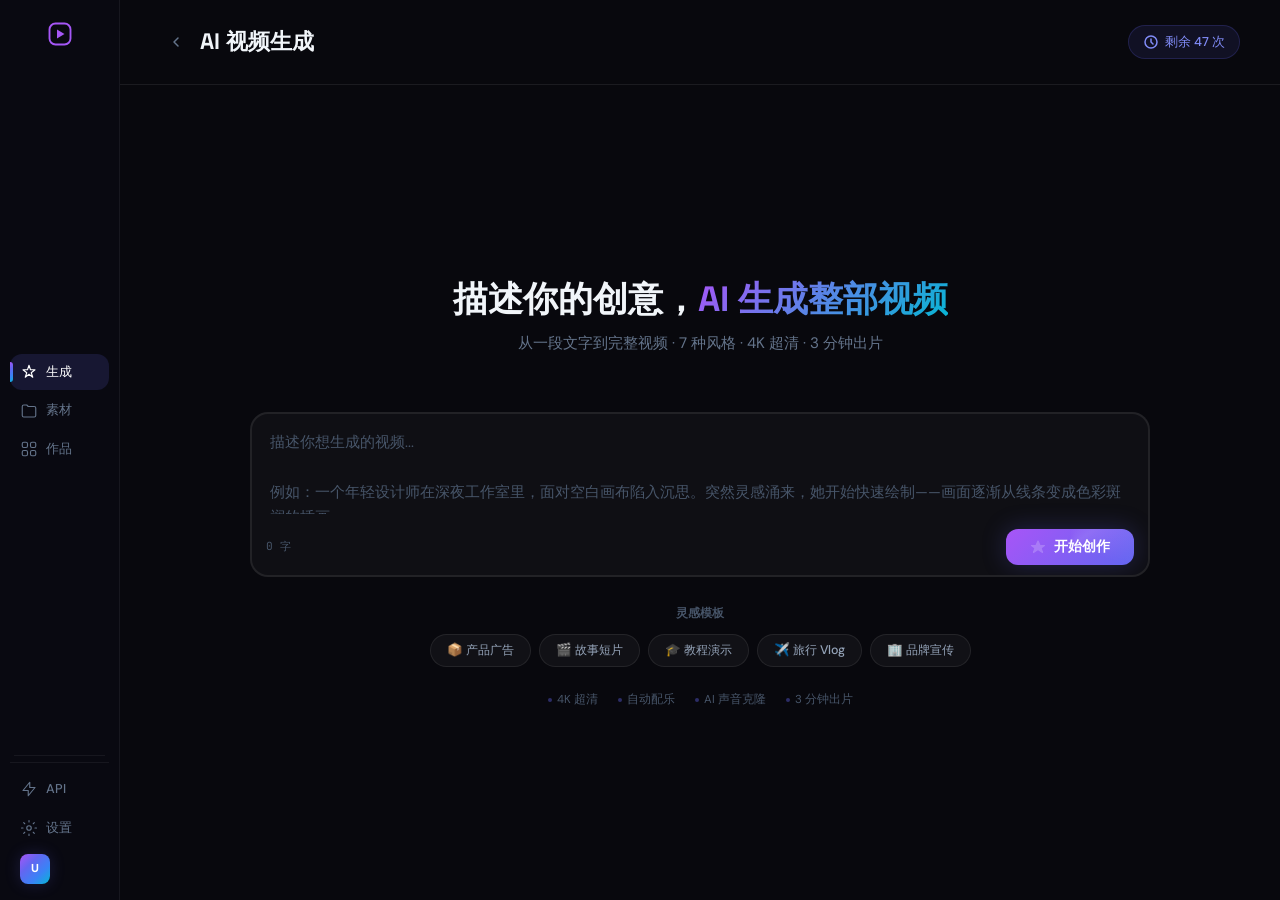
<file: app/generate.html>
<!DOCTYPE html>
<html lang="zh-CN">
<head>
    <meta charset="UTF-8">
    <meta name="viewport" content="width=device-width, initial-scale=1.0">
    <title>AI 生成视频 — FrameX</title>
    <link rel="stylesheet" href="style.css">
    <link href="https://fonts.googleapis.com/css2?family=Space+Grotesk:wght@400;500;600;700&family=DM+Sans:wght@300;400;500;600;700&family=Inter:wght@300;400;500;600;700;800;900&family=JetBrains+Mono:wght@400;500&display=swap" rel="stylesheet">
    <style>
    /* ==============================================
       AI 生成 — Landing + 左右分栏工作区
       ============================================== */

    /* ===== Landing 状态 ===== */
    .gen-landing {
        flex: 1;
        overflow-y: auto;
        padding: 0 40px;
        display: flex;
        align-items: center;
        justify-content: center;
        min-height: 0;
    }
    .gen-landing::-webkit-scrollbar { width: 5px; }
    .gen-landing::-webkit-scrollbar-thumb { background: rgba(255,255,255,0.08); border-radius: 3px; }
    .gen-landing-scroll {
        max-width: 900px;
        width: 100%;
        text-align: center;
    }

    /* Hero */
    .gen-landing-hero {
        padding: 0 0 28px;
        position: relative;
        text-align: center;
    }
    .gen-landing-hero h1 {
        font-size: 2.2rem;
        font-weight: 800;
        line-height: 1.3;
        margin-bottom: 10px;
    }
    .gen-landing-hero p {
        font-size: 0.95rem;
        color: var(--text-muted);
        max-width: 640px;
        margin: 0 auto 28px;
    }

    /* Primary input area */
    .gen-primary-input {
        max-width: 900px;
        margin: 0 auto 28px;
    }
    .gen-input-box {
        background: rgba(255,255,255,0.03);
        border: 2px solid rgba(255,255,255,0.08);
        border-radius: 18px;
        transition: all 0.3s;
        overflow: hidden;
    }
    .gen-input-box:focus-within {
        border-color: rgba(99,102,241,0.35);
        box-shadow: 0 0 0 4px rgba(99,102,241,0.06), 0 0 40px rgba(99,102,241,0.05);
    }
    .gen-input-textarea {
        width: 100%;
        min-height: 100px;
        max-height: 200px;
        padding: 16px 18px 8px;
        background: transparent;
        border: none;
        color: var(--text-primary);
        font-size: 0.92rem;
        font-family: inherit;
        outline: none;
        resize: none;
        line-height: 1.7;
    }
    .gen-input-textarea::placeholder { color: var(--text-faint); }
    .gen-input-toolbar {
        display: flex;
        align-items: center;
        justify-content: space-between;
        padding: 8px 14px 10px;
    }
    .gen-input-left {
        display: flex;
        align-items: center;
        gap: 8px;
    }
    .gen-char-count {
        font-size: 0.7rem;
        color: var(--text-faint);
        font-family: 'JetBrains Mono', monospace;
    }
    .gen-submit-btn {
        display: inline-flex;
        align-items: center;
        gap: 8px;
        padding: 9px 24px;
        font-size: 0.85rem;
        font-weight: 700;
        color: #fff;
        background: linear-gradient(135deg, #a855f7, #6366f1);
        border: none;
        border-radius: 12px;
        cursor: pointer;
        font-family: inherit;
        box-shadow: 0 0 24px rgba(99,102,241,0.25);
        transition: all 0.2s;
        position: relative;
        overflow: hidden;
    }
    .gen-submit-btn:hover { transform: translateY(-1px); box-shadow: 0 0 40px rgba(99,102,241,0.35); }
    .gen-submit-btn:disabled { opacity: 0.4; cursor: not-allowed; transform: none !important; box-shadow: none !important; }
    .gen-submit-btn::before {
        content: '';
        position: absolute; top: -50%; left: -50%;
        width: 200%; height: 200%;
        background: conic-gradient(from 0deg, transparent, rgba(255,255,255,0.1), transparent 30%);
        animation: shimmer 3s linear infinite;
    }

    /* Inspiration chips */
    .gen-inspo-wrap {
        margin-bottom: 20px;
    }
    .gen-inspo-label {
        font-size: 0.72rem;
        font-weight: 600;
        color: var(--text-faint);
        margin-bottom: 10px;
    }
    .gen-inspo-chips {
        display: flex;
        flex-wrap: wrap;
        gap: 8px;
        justify-content: center;
    }
    .gen-inspo-chip {
        padding: 7px 16px;
        font-size: 0.78rem;
        font-weight: 500;
        color: var(--text-secondary);
        background: rgba(255,255,255,0.04);
        border: 1px solid rgba(255,255,255,0.08);
        border-radius: 100px;
        cursor: pointer;
        transition: all 0.25s;
        display: flex;
        align-items: center;
        gap: 6px;
        font-family: inherit;
    }
    .gen-inspo-chip:hover {
        color: var(--text-primary);
        border-color: rgba(99,102,241,0.35);
        background: rgba(99,102,241,0.06);
        transform: translateY(-2px);
    }

    /* Capabilities row */
    .gen-caps {
        display: flex;
        gap: 20px;
        justify-content: center;
        margin-top: 24px;
    }
    .gen-cap {
        display: flex;
        align-items: center;
        gap: 5px;
        font-size: 0.72rem;
        color: var(--text-faint);
    }
    .gen-cap-dot {
        width: 4px; height: 4px;
        border-radius: 50%;
        background: rgba(99,102,241,0.4);
    }

    /* ===== 工作区：左右分栏 ===== */
    .gen-workspace {
        display: none;
        flex: 1;
        min-height: 0;
        overflow: hidden;
    }
    .gen-workspace.active {
        display: flex;
    }

    /* Left: Canvas / Preview */
    .gen-left {
        flex: 1;
        display: flex;
        flex-direction: column;
        min-width: 0;
        position: relative;
        overflow: hidden;
    }

    /* Canvas area with video/storyboard */
    .gen-canvas-wrap {
        flex: 1;
        display: flex;
        align-items: center;
        justify-content: center;
        position: relative;
        padding: 16px;
        min-height: 0;
    }
    .gen-canvas-container {
        position: relative;
        width: 100%;
        height: 100%;
        max-width: 960px;
        max-height: 100%;
        background: #0a0a16;
        border-radius: 16px;
        overflow: hidden;
        border: 1px solid rgba(255,255,255,0.06);
        transition: border-color 0.3s;
    }

    /* Left phases */
    .gen-left-phase {
        position: absolute;
        inset: 0;
        display: none;
        border-radius: inherit;
        overflow: hidden;
    }
    .gen-left-phase.active { display: flex; }

    /* ===== Empty / waiting state (步骤1/2/3) ===== */
    .gen-empty-view {
        flex-direction: column;
        align-items: center;
        justify-content: center;
        background: linear-gradient(135deg, #06060a 0%, #0a0a1a 50%, #06060a 100%);
    }
    .gen-empty-inner { text-align: center; max-width: 320px; }
    .gen-empty-orb {
        position: relative;
        width: 72px; height: 72px;
        margin: 0 auto 20px;
    }
    .gen-empty-orb .gen-empty-ring {
        position: absolute; top: 50%; left: 50%;
        transform: translate(-50%,-50%);
        width: 72px; height: 72px;
        border-radius: 50%;
        border: 2px solid rgba(99,102,241,0.12);
        animation: genOrbPulse 3s ease-in-out infinite;
    }
    @keyframes genOrbPulse {
        0%, 100% { transform: translate(-50%,-50%) scale(1); opacity: 0.5; }
        50% { transform: translate(-50%,-50%) scale(1.4); opacity: 0; }
    }
    .gen-empty-orb .gen-empty-core {
        position: absolute; top: 50%; left: 50%;
        transform: translate(-50%,-50%);
        width: 40px; height: 40px;
        border-radius: 50%;
        background: linear-gradient(135deg, rgba(99,102,241,0.15), rgba(99,102,241,0.1));
        display: flex; align-items: center; justify-content: center;
        border: 1px solid rgba(99,102,241,0.15);
    }
    .gen-empty-title {
        font-size: 0.88rem; font-weight: 600; color: var(--text-faint); margin-bottom: 6px;
    }
    .gen-empty-sub {
        font-size: 0.75rem; color: var(--text-dim); line-height: 1.5;
    }

    /* Storyboard grid in canvas */
    .gen-sb-view {
        flex-direction: column;
        background: #0a0a16;
    }
    .gen-sb-topbar {
        display: flex;
        align-items: center;
        gap: 10px;
        padding: 12px 16px;
        flex-shrink: 0;
        border-bottom: 1px solid rgba(255,255,255,0.04);
    }
    .gen-sb-badge {
        padding: 3px 10px;
        font-size: 0.68rem;
        font-weight: 600;
        color: #818cf8;
        background: rgba(99,102,241,0.1);
        border: 1px solid rgba(99,102,241,0.2);
        border-radius: 100px;
    }
    .gen-sb-info {
        font-size: 0.72rem;
        color: var(--text-muted);
    }
    .gen-sb-grid {
        flex: 1;
        display: grid;
        grid-template-columns: repeat(2, 1fr);
        gap: 10px;
        padding: 12px;
        overflow-y: auto;
        min-height: 0;
        align-content: start;
    }
    .gen-sb-grid::-webkit-scrollbar { width: 4px; }
    .gen-sb-grid::-webkit-scrollbar-thumb { background: rgba(255,255,255,0.06); border-radius: 2px; }
    .gen-sb-card {
        position: relative;
        border-radius: 12px;
        overflow: hidden;
        border: 1px solid rgba(255,255,255,0.06);
        background: linear-gradient(135deg, rgba(15,15,30,0.8), rgba(10,10,20,0.9));
        cursor: pointer;
        transition: all 0.3s;
        min-height: 120px;
    }
    .gen-sb-card:hover {
        border-color: rgba(99,102,241,0.3);
        transform: scale(1.02);
    }
    .gen-sb-card.selected {
        border-color: rgba(99,102,241,0.5);
        box-shadow: 0 0 20px rgba(99,102,241,0.15);
    }
    .gen-sb-card canvas { width: 100%; height: 100%; display: block; position: absolute; inset: 0; }
    .gen-sb-card-overlay {
        position: relative;
        z-index: 2;
        background: linear-gradient(transparent 30%, rgba(0,0,0,0.7));
        display: flex;
        flex-direction: column;
        justify-content: flex-end;
        padding: 12px;
        min-height: 120px;
    }
    .gen-sb-card-num {
        position: absolute; top: 8px; left: 8px;
        width: 22px; height: 22px;
        border-radius: 7px;
        display: flex; align-items: center; justify-content: center;
        font-size: 0.65rem; font-weight: 700; color: #fff;
        background: rgba(99,102,241,0.6); backdrop-filter: blur(8px);
    }
    .gen-sb-card-dur {
        position: absolute; top: 8px; right: 8px;
        padding: 2px 7px; font-size: 0.6rem; font-weight: 500; color: #fff;
        background: rgba(0,0,0,0.55); border-radius: 5px;
        font-family: 'JetBrains Mono', monospace;
    }
    .gen-sb-card-title {
        font-size: 0.78rem; font-weight: 600; color: #fff; margin-bottom: 2px;
    }
    .gen-sb-card-desc {
        font-size: 0.62rem; color: rgba(255,255,255,0.6);
        display: -webkit-box; -webkit-line-clamp: 2;
        -webkit-box-orient: vertical; overflow: hidden; line-height: 1.4;
    }

    /* Synthesis view */
    .gen-synth-view {
        align-items: center;
        justify-content: center;
        background: linear-gradient(135deg, #06060a 0%, #0a0a1a 50%, #06060a 100%);
    }
    .gen-synth-inner { text-align: center; max-width: 360px; }
    .gen-synth-orb {
        position: relative;
        width: 88px; height: 88px;
        margin: 0 auto 24px;
    }
    .gen-synth-orb .ring {
        position: absolute; top: 50%; left: 50%;
        transform: translate(-50%,-50%); border-radius: 50%;
        border: 2px solid transparent;
    }
    .gen-synth-orb .ring:nth-child(1) { width:88px;height:88px; border-top-color:#a855f7; animation: spin 1.5s linear infinite; }
    .gen-synth-orb .ring:nth-child(2) { width:66px;height:66px; border-right-color:#6366f1; animation: spin 2s linear infinite reverse; }
    .gen-synth-orb .ring:nth-child(3) { width:44px;height:44px; border-bottom-color:#06b6d4; animation: spin 1s linear infinite; }
    .gen-synth-orb .core {
        position: absolute; top:50%;left:50%; transform:translate(-50%,-50%);
        width:18px;height:18px; border-radius:50%;
        background:linear-gradient(135deg,#a855f7,#06b6d4);
        box-shadow:0 0 24px rgba(99,102,241,0.5);
    }
    @keyframes spin { to { transform: translate(-50%,-50%) rotate(360deg); } }
    .gen-synth-text { font-size: 0.92rem; font-weight: 600; color: var(--text-primary); margin-bottom: 6px; }
    .gen-synth-sub { font-size: 0.78rem; color: var(--text-muted); margin-bottom: 20px; }
    .gen-synth-progress {
        width: 220px; height: 3px;
        background: rgba(255,255,255,0.06); border-radius: 2px;
        overflow: hidden; margin: 0 auto 10px;
    }
    .gen-synth-bar {
        height: 100%;
        background: linear-gradient(90deg, #a855f7, #6366f1, #06b6d4);
        border-radius: 2px; width: 0%; transition: width 0.6s ease;
    }
    .gen-synth-clip-info {
        font-size: 0.72rem; color: var(--text-muted);
        font-family: 'JetBrains Mono', monospace;
    }
    .gen-synth-dots {
        display: flex; gap: 6px; justify-content: center; margin-top: 16px;
    }
    .gen-synth-dot {
        width: 32px; height: 32px;
        border-radius: 8px;
        display: flex; align-items: center; justify-content: center;
        font-size: 0.68rem; font-weight: 700;
        color: var(--text-faint); background: rgba(255,255,255,0.03);
        border: 1px solid rgba(255,255,255,0.06);
        transition: all 0.3s;
    }
    .gen-synth-dot.active {
        color: #818cf8;
        background: rgba(99,102,241,0.12);
        border-color: rgba(99,102,241,0.3);
        box-shadow: 0 0 14px rgba(99,102,241,0.15);
    }
    .gen-synth-dot.completed {
        color: #10b981;
        background: rgba(16,185,129,0.1);
        border-color: rgba(16,185,129,0.25);
    }

    /* Player view */
    .gen-player-view {
        background: #06060a;
    }
    .gen-player-view canvas { width: 100%; height: 100%; display: block; }
    .gen-player-controls {
        position: absolute;
        bottom: 0; left: 0; right: 0;
        display: flex; align-items: center; gap: 10px;
        padding: 10px 16px;
        background: linear-gradient(transparent, rgba(0,0,0,0.7));
        z-index: 5;
    }
    .gen-timeline-overlay {
        position: absolute;
        bottom: 48px; left: 12px; right: 12px;
        display: flex; gap: 3px; height: 24px; z-index: 4;
    }
    .gen-tl-seg {
        display: flex; align-items: center; justify-content: center;
        border-radius: 5px; font-size: 0.58rem; font-weight: 600;
        border: 1px solid; transition: all 0.3s; cursor: default;
    }
    .gen-tl-seg.active {
        box-shadow: 0 0 10px rgba(99,102,241,0.2);
        transform: scaleY(1.08);
    }

    /* ===== Right: Chat Sidebar ===== */
    .gen-right {
        width: 380px;
        flex-shrink: 0;
        background: rgba(12,12,20,0.95);
        backdrop-filter: blur(20px);
        border-left: 1px solid rgba(255,255,255,0.06);
        display: flex;
        flex-direction: column;
        z-index: 50;
        overflow: hidden;
    }

    /* Chat header */
    .gen-chat-header {
        display: flex;
        align-items: center;
        gap: 10px;
        padding: 14px 16px;
        flex-shrink: 0;
        border-bottom: 1px solid rgba(255,255,255,0.05);
    }
    .gen-chat-header-icon {
        width: 28px; height: 28px;
        border-radius: 8px;
        background: rgba(99,102,241,0.12);
        color: #a855f7;
        display: flex; align-items: center; justify-content: center;
        flex-shrink: 0;
    }
    .gen-chat-header h3 { font-size: 0.85rem; font-weight: 600; }
    .gen-chat-header p { font-size: 0.68rem; color: var(--text-muted); }

    /* Chat body */
    .gen-chat-body {
        flex: 1;
        overflow-y: auto;
        padding: 16px 16px 200px;
        display: flex;
        flex-direction: column;
        gap: 12px;
        min-height: 0;
    }
    .gen-chat-body::-webkit-scrollbar { width: 4px; }
    .gen-chat-body::-webkit-scrollbar-track { background: transparent; }
    .gen-chat-body::-webkit-scrollbar-thumb { background: rgba(255,255,255,0.08); border-radius: 2px; }

    /* Chat bubbles */
    .gen-bubble {
        display: flex;
        gap: 8px;
        animation: genBubbleIn 0.35s ease-out;
    }
    @keyframes genBubbleIn {
        from { opacity: 0; transform: translateY(12px); }
        to { opacity: 1; transform: translateY(0); }
    }
    .gen-bubble--ai { align-items: flex-start; }
    .gen-bubble--user { flex-direction: row-reverse; }
    .gen-bubble-avatar {
        width: 28px; height: 28px;
        border-radius: 8px;
        display: flex; align-items: center; justify-content: center;
        flex-shrink: 0;
        font-size: 0.75rem; font-weight: 600;
    }
    .gen-bubble--ai .gen-bubble-avatar {
        background: rgba(99,102,241,0.12); color: #a855f7;
    }
    .gen-bubble--user .gen-bubble-avatar {
        background: rgba(59,130,246,0.12); color: #60a5fa;
    }
    .gen-bubble-content {
        max-width: 85%;
        padding: 10px 14px;
        border-radius: 14px;
        font-size: 0.82rem;
        line-height: 1.6;
    }
    .gen-bubble--ai .gen-bubble-content {
        background: rgba(255,255,255,0.04);
        border: 1px solid rgba(255,255,255,0.06);
        color: #cbd5e1;
    }
    .gen-bubble--user .gen-bubble-content {
        background: rgba(99,102,241,0.12);
        border: 1px solid rgba(99,102,241,0.2);
        color: var(--text-primary);
    }

    /* Typing indicator (three dots) */
    .gen-typing { display: flex; gap: 4px; padding: 6px 0; }
    .gen-typing-dot {
        width: 6px; height: 6px; border-radius: 50%;
        background: #64748b; animation: genTypingBounce 1.4s ease-in-out infinite;
    }
    .gen-typing-dot:nth-child(2) { animation-delay: 0.2s; }
    .gen-typing-dot:nth-child(3) { animation-delay: 0.4s; }
    @keyframes genTypingBounce {
        0%, 60%, 100% { transform: translateY(0); opacity: 0.4; }
        30% { transform: translateY(-6px); opacity: 1; }
    }

    /* Step overview stepper (in chat) */
    .gen-stepper { display: flex; gap: 4px; margin: 8px 0 4px; padding: 10px 0; }
    .gen-stepper-item { flex: 1; text-align: center; position: relative; }
    .gen-stepper-num {
        display: inline-flex; width: 22px; height: 22px; border-radius: 50%;
        align-items: center; justify-content: center;
        font-size: 0.62rem; font-weight: 700;
        background: rgba(255,255,255,0.05); border: 1px solid rgba(255,255,255,0.08);
        color: var(--text-faint); margin-bottom: 4px; transition: all 0.3s;
    }
    .gen-stepper-item.active .gen-stepper-num {
        background: rgba(99,102,241,0.15); border-color: rgba(99,102,241,0.4);
        color: #818cf8; box-shadow: 0 0 10px rgba(99,102,241,0.15);
    }
    .gen-stepper-item.completed .gen-stepper-num {
        background: rgba(16,185,129,0.12); border-color: rgba(16,185,129,0.3); color: #10b981;
    }
    .gen-stepper-label { display: block; font-size: 0.58rem; color: var(--text-dim); line-height: 1.2; }
    .gen-stepper-item.active .gen-stepper-label { color: #818cf8; }
    .gen-stepper-item.completed .gen-stepper-label { color: #10b981; }

    /* Text segment preview cards (步骤2) */
    .gen-text-segments { display: flex; flex-direction: column; gap: 8px; margin-top: 8px; }
    .gen-text-seg {
        background: rgba(255,255,255,0.02); border: 1px solid rgba(255,255,255,0.06);
        border-radius: 10px; padding: 10px 12px; transition: all 0.2s;
    }
    .gen-text-seg:hover { border-color: rgba(255,255,255,0.1); background: rgba(255,255,255,0.03); }
    .gen-text-seg-head { display: flex; align-items: center; justify-content: space-between; margin-bottom: 6px; }
    .gen-text-seg-badge {
        display: inline-flex; align-items: center; gap: 5px;
        padding: 2px 8px; border-radius: 5px; font-size: 0.65rem; font-weight: 600;
    }
    .gen-text-seg-dur { font-size: 0.62rem; color: var(--text-faint); font-family: 'JetBrains Mono', monospace; }
    .gen-text-seg textarea {
        width: 100%; min-height: 48px; padding: 8px 10px;
        background: rgba(255,255,255,0.03); border: 1px solid rgba(255,255,255,0.06);
        border-radius: 8px; color: var(--text-primary); font-size: 0.78rem; font-family: inherit;
        outline: none; resize: vertical; line-height: 1.5; transition: border-color 0.2s;
    }
    .gen-text-seg textarea:focus { border-color: rgba(99,102,241,0.3); }

    /* Storyboard loading animation */
    .gen-sb-card.loading { pointer-events: none; }
    .gen-sb-card.loading .gen-sb-card-overlay { background: none; }
    .gen-sb-card-loading-inner {
        position: absolute; inset: 0; z-index: 3;
        display: flex; flex-direction: column; align-items: center; justify-content: center;
        background: linear-gradient(135deg, rgba(15,15,30,0.95), rgba(10,10,20,0.98));
    }
    .gen-sb-card-loading-inner .loading-spinner {
        width: 24px; height: 24px;
        border: 2px solid rgba(99,102,241,0.15); border-top-color: #a855f7;
        border-radius: 50%; animation: spin 1s linear infinite; margin-bottom: 8px;
    }
    .gen-sb-card-loading-inner .loading-text { font-size: 0.65rem; color: var(--text-faint); }

    /* Inline action cards in chat */
    .gen-chat-actions {
        display: flex;
        flex-wrap: wrap;
        gap: 6px;
        margin-top: 8px;
    }
    .gen-chat-action {
        padding: 6px 14px;
        font-size: 0.72rem;
        font-weight: 500;
        color: #818cf8;
        background: rgba(99,102,241,0.06);
        border: 1px solid rgba(99,102,241,0.2);
        border-radius: 100px;
        cursor: pointer;
        transition: all 0.2s;
        font-family: inherit;
    }
    .gen-chat-action:hover {
        background: rgba(99,102,241,0.12);
        border-color: rgba(99,102,241,0.4);
    }

    /* Confirm config button */
    .gen-confirm-config {
        display: flex;
        align-items: center;
        justify-content: center;
        gap: 8px;
        width: 100%;
        margin-top: 12px;
        padding: 10px 20px;
        font-size: 0.82rem;
        font-weight: 600;
        color: #fff;
        background: linear-gradient(135deg, #a855f7, #6366f1);
        border: none;
        border-radius: 10px;
        cursor: pointer;
        font-family: inherit;
        box-shadow: 0 0 20px rgba(99,102,241,0.2);
        transition: all 0.25s;
    }
    .gen-confirm-config:hover { transform: translateY(-1px); box-shadow: 0 0 30px rgba(99,102,241,0.35); }
    .gen-confirm-config:active { transform: scale(0.98); }

    /* Clip editor in chat */
    .gen-clip-editor {
        background: rgba(255,255,255,0.02);
        border: 1px solid rgba(255,255,255,0.06);
        border-radius: 12px;
        margin-top: 8px;
        overflow: hidden;
        transition: all 0.3s;
        cursor: pointer;
    }
    .gen-clip-editor:hover {
        border-color: rgba(99,102,241,0.25);
        background: rgba(255,255,255,0.03);
    }
    .gen-clip-editor.highlighted {
        border-color: rgba(99,102,241,0.5);
        background: rgba(99,102,241,0.05);
        box-shadow: 0 0 16px rgba(99,102,241,0.1);
    }
    .gen-clip-editor-head {
        display: flex; align-items: center; justify-content: space-between;
        padding: 10px 12px;
        border-bottom: 1px solid rgba(255,255,255,0.04);
    }
    .gen-clip-editor-badge {
        display: inline-flex; align-items: center; gap: 6px;
        padding: 3px 10px; border-radius: 6px;
        font-size: 0.68rem; font-weight: 600;
    }
    .gen-clip-editor-dur {
        font-size: 0.65rem; color: var(--text-muted);
        font-family: 'JetBrains Mono', monospace;
    }
    .gen-clip-editor-body {
        padding: 10px 12px;
        display: flex;
        gap: 10px;
    }
    /* Clip thumbnail preview inside editor */
    .gen-clip-thumb {
        width: 80px;
        height: 50px;
        border-radius: 6px;
        overflow: hidden;
        flex-shrink: 0;
        border: 1px solid rgba(255,255,255,0.06);
    }
    .gen-clip-thumb canvas {
        width: 100%; height: 100%; display: block;
    }
    .gen-clip-desc-wrap {
        flex: 1;
        min-width: 0;
    }
    .gen-clip-desc-input {
        width: 100%;
        min-height: 40px;
        padding: 8px 10px;
        background: rgba(255,255,255,0.03);
        border: 1px solid rgba(255,255,255,0.06);
        border-radius: 8px;
        color: var(--text-primary);
        font-size: 0.78rem;
        font-family: inherit;
        outline: none;
        resize: vertical;
        line-height: 1.5;
        transition: border-color 0.2s;
    }
    .gen-clip-desc-input:focus { border-color: rgba(99,102,241,0.3); }
    .gen-clip-desc-input::placeholder { color: var(--text-faint); }

    /* Config card in chat */
    .gen-config-card {
        background: rgba(255,255,255,0.02);
        border: 1px solid rgba(255,255,255,0.06);
        border-radius: 12px;
        margin-top: 8px;
        padding: 12px;
    }
    .gen-config-label {
        font-size: 0.68rem; font-weight: 600; color: var(--text-faint);
        text-transform: uppercase; letter-spacing: 0.5px;
        margin-bottom: 8px;
    }
    /* Style grid */
    .gen-style-grid {
        display: grid; grid-template-columns: repeat(3, 1fr);
        gap: 6px; margin-bottom: 10px;
    }
    .gen-style-card {
        padding: 8px 6px; text-align: center;
        background: rgba(255,255,255,0.03);
        border: 1px solid rgba(255,255,255,0.06);
        border-radius: 8px; cursor: pointer;
        transition: all 0.2s; font-family: inherit;
    }
    .gen-style-card:hover { border-color: rgba(99,102,241,0.25); }
    .gen-style-card.active {
        border-color: rgba(99,102,241,0.5);
        background: rgba(99,102,241,0.08);
    }
    .gen-style-card .icon { font-size: 1.1rem; display: block; margin-bottom: 2px; }
    .gen-style-card .name { font-size: 0.65rem; font-weight: 600; color: var(--text-secondary); }
    .gen-style-card.active .name { color: #818cf8; }

    /* Ratio chips */
    .gen-ratio-row {
        display: flex; gap: 6px; margin-bottom: 10px;
    }
    .gen-ratio-chip {
        flex: 1; padding: 6px; text-align: center;
        font-size: 0.68rem; font-weight: 500; color: var(--text-muted);
        background: rgba(255,255,255,0.03);
        border: 1px solid rgba(255,255,255,0.06);
        border-radius: 8px; cursor: pointer;
        transition: all 0.2s; font-family: inherit;
    }
    .gen-ratio-chip:hover { border-color: rgba(99,102,241,0.25); }
    .gen-ratio-chip.active {
        color: #818cf8;
        background: rgba(99,102,241,0.08);
        border-color: rgba(99,102,241,0.4);
    }

    /* Chat input */
    .gen-chat-input-area {
        padding: 12px 16px;
        border-top: 1px solid rgba(255,255,255,0.05);
        flex-shrink: 0;
    }
    .gen-chat-input-wrap {
        display: flex;
        align-items: flex-end;
        gap: 8px;
        background: rgba(255,255,255,0.04);
        border: 1px solid rgba(255,255,255,0.08);
        border-radius: 14px;
        padding: 6px 6px 6px 14px;
        transition: all 0.3s;
    }
    .gen-chat-input-wrap:focus-within {
        border-color: rgba(99,102,241,0.35);
        box-shadow: 0 0 0 3px rgba(99,102,241,0.06);
    }
    .gen-chat-input {
        flex: 1;
        background: none; border: none; outline: none;
        font-size: 0.82rem; color: var(--text-primary);
        padding: 8px 0; font-family: inherit;
        min-width: 0;
    }
    .gen-chat-input::placeholder { color: var(--text-faint); }
    .gen-chat-send {
        width: 36px; height: 36px;
        border-radius: 10px; border: none;
        background: linear-gradient(135deg, #a855f7, #6366f1);
        color: #fff;
        display: flex; align-items: center; justify-content: center;
        cursor: pointer; flex-shrink: 0;
        transition: all 0.2s;
        box-shadow: 0 0 16px rgba(99,102,241,0.25);
    }
    .gen-chat-send:hover { transform: scale(1.05); }

    /* Pipeline bar (bottom of left) */
    .gen-pipeline-bar {
        display: none;
        align-items: center;
        justify-content: space-between;
        padding: 8px 16px;
        background: rgba(255,255,255,0.025);
        border-top: 1px solid rgba(255,255,255,0.04);
        flex-shrink: 0;
    }
    .gen-pipeline-bar.active { display: flex; }
    .gen-pipeline-steps {
        display: flex; gap: 4px;
    }
    .gen-pipe-step {
        display: flex; align-items: center; gap: 4px;
        padding: 4px 8px; border-radius: 7px;
        font-size: 0.62rem; font-weight: 500;
        background: rgba(255,255,255,0.03);
        border: 1px solid rgba(255,255,255,0.06);
        color: var(--text-faint); transition: all 0.3s;
        white-space: nowrap;
    }
    .gen-pipe-step.active { color: #818cf8; background: rgba(99,102,241,0.1); border-color: rgba(99,102,241,0.25); }
    .gen-pipe-step.completed { color: #10b981; border-color: rgba(16,185,129,0.25); }
    .gen-pipe-dot { width: 5px; height: 5px; border-radius: 50%; background: currentColor; }
    .gen-pipe-step.active .gen-pipe-dot { animation: pulseDot 1.5s infinite; }
    @keyframes pulseDot {
        0%,100% { box-shadow: 0 0 0 0 rgba(99,102,241,0.4); }
        50% { box-shadow: 0 0 0 4px rgba(99,102,241,0); }
    }
    .gen-pipeline-actions { display: flex; gap: 6px; }

    /* Done banner in chat */
    .gen-done-banner {
        text-align: center;
        padding: 16px 0;
    }
    .gen-done-banner svg { margin-bottom: 8px; }
    .gen-done-title { font-size: 0.95rem; font-weight: 600; margin-bottom: 3px; }
    .gen-done-sub { font-size: 0.72rem; color: var(--text-muted); }
    .gen-done-actions {
        display: flex;
        flex-direction: column;
        gap: 8px;
        margin-top: 12px;
    }

    @media (max-width: 768px) {
        .gen-right { width: 300px; }
    }
    @media (max-width: 600px) {
        .gen-workspace { flex-direction: column; }
        .gen-right {
            width: 100%; max-height: 45vh; border-left: none;
            border-top: 1px solid rgba(255,255,255,0.06);
        }
    }
    </style>
</head>
<body class="creator-layout">
    <!-- 侧边栏 -->
    <aside class="icon-sidebar">
        <a href="create.html" class="icon-sidebar-logo" title="FrameX"><svg width="24" height="24" viewBox="0 0 32 32" fill="none"><rect x="2" y="2" width="28" height="28" rx="8" stroke="url(#sLogo)" stroke-width="2.5"/><path d="M12 10L22 16L12 22V10Z" fill="url(#sLogo)"/><defs><linearGradient id="sLogo" x1="0" y1="0" x2="32" y2="32"><stop stop-color="#a855f7"/><stop offset="1" stop-color="#06b6d4"/></linearGradient></defs></svg></a>
        <nav class="icon-nav">
            <a href="create.html" class="icon-nav-item active"><svg width="18" height="18" viewBox="0 0 24 24" fill="none"><path d="M12 3L14 9H20L15 13L17 19L12 15L7 19L9 13L4 9H10L12 3Z" stroke="currentColor" stroke-width="1.5" stroke-linejoin="round"/></svg>生成</a>
            <a href="media.html" class="icon-nav-item"><svg width="18" height="18" viewBox="0 0 24 24" fill="none"><path d="M3 6C3 4.89543 3.89543 4 5 4H9L11 6H19C20.1046 6 21 6.89543 21 8V18C21 19.1046 20.1046 20 19 20H5C3.89543 20 3 19.1046 3 18V6Z" stroke="currentColor" stroke-width="1.5" stroke-linejoin="round"/></svg>素材</a>
            <a href="result.html" class="icon-nav-item"><svg width="18" height="18" viewBox="0 0 24 24" fill="none"><rect x="3" y="3" width="7" height="7" rx="2" stroke="currentColor" stroke-width="1.5"/><rect x="14" y="3" width="7" height="7" rx="2" stroke="currentColor" stroke-width="1.5"/><rect x="3" y="14" width="7" height="7" rx="2" stroke="currentColor" stroke-width="1.5"/><rect x="14" y="14" width="7" height="7" rx="2" stroke="currentColor" stroke-width="1.5"/></svg>作品</a>
        </nav>
        <div class="icon-nav-divider"></div>
        <div class="icon-nav-bottom">
            <a href="#" class="icon-nav-item"><svg width="18" height="18" viewBox="0 0 24 24" fill="none"><path d="M13 10V3L4 14H11V21L20 10H13Z" stroke="currentColor" stroke-width="1.5" stroke-linejoin="round"/></svg>API</a>
            <a href="#" class="icon-nav-item"><svg width="18" height="18" viewBox="0 0 24 24" fill="none"><circle cx="12" cy="12" r="3" stroke="currentColor" stroke-width="1.5"/><path d="M12 2V4M12 20V22M22 12H20M4 12H2M19.07 4.93L17.66 6.34M6.34 17.66L4.93 19.07M19.07 19.07L17.66 17.66M6.34 6.34L4.93 4.93" stroke="currentColor" stroke-width="1.5" stroke-linecap="round"/></svg>设置</a>
            <div class="icon-nav-avatar"><span>U</span></div>
        </div>
    </aside>

    <!-- 主内容区 -->
    <main class="main-content" style="padding:0; display:flex; flex-direction:column; height:100vh; overflow:hidden;">
        <!-- 顶部栏 -->
        <header class="topbar" id="mainTopbar" style="padding:24px 40px; flex-shrink:0;">
            <div class="topbar-left">
                <a href="create.html" class="topbar-back" title="返回首页">
                    <svg width="16" height="16" viewBox="0 0 16 16" fill="none"><path d="M10 12L6 8L10 4" stroke="currentColor" stroke-width="1.5" stroke-linecap="round" stroke-linejoin="round"/></svg>
                </a>
                <h1 class="page-title">AI 视频生成</h1>
            </div>
            <div class="topbar-right">
                <div class="credits-badge">
                    <svg width="16" height="16" viewBox="0 0 16 16" fill="none"><circle cx="8" cy="8" r="6" stroke="currentColor" stroke-width="1.5"/><path d="M8 5V8L10 10" stroke="currentColor" stroke-width="1.5" stroke-linecap="round"/></svg>
                    <span>剩余 47 次</span>
                </div>
            </div>
        </header>

        <!-- ===== Landing 页（居中输入） ===== -->
        <div class="gen-landing" id="genLanding">
            <div class="gen-landing-scroll">
                <div class="gen-landing-hero">
                    <h1>描述你的创意，<span class="gradient-text">AI 生成整部视频</span></h1>
                    <p>从一段文字到完整视频 · 7 种风格 · 4K 超清 · 3 分钟出片</p>
                </div>

                <!-- 输入框 -->
                <div class="gen-primary-input">
                    <div class="gen-input-box">
                        <textarea class="gen-input-textarea" id="landingInput" placeholder="描述你想生成的视频...&#10;&#10;例如：一个年轻设计师在深夜工作室里，面对空白画布陷入沉思。突然灵感涌来，她开始快速绘制——画面逐渐从线条变成色彩斑斓的插画..."></textarea>
                        <div class="gen-input-toolbar">
                            <div class="gen-input-left">
                                <span class="gen-char-count"><span id="charCount">0</span> 字</span>
                            </div>
                            <button class="gen-submit-btn" id="startGenBtn">
                                <svg width="16" height="16" viewBox="0 0 16 16" fill="none"><path d="M8 2L10 6.5H14.5L11 9L12.5 13.5L8 10.5L3.5 13.5L5 9L1.5 6.5H6L8 2Z" stroke="currentColor" stroke-width="1.2" stroke-linejoin="round" fill="currentColor" opacity="0.2"/></svg>
                                开始创作
                            </button>
                        </div>
                    </div>
                </div>

                <!-- 灵感模板 -->
                <div class="gen-inspo-wrap">
                    <div class="gen-inspo-label">灵感模板</div>
                    <div class="gen-inspo-chips">
                        <button class="gen-inspo-chip" data-tpl="product">📦 产品广告</button>
                        <button class="gen-inspo-chip" data-tpl="story">🎬 故事短片</button>
                        <button class="gen-inspo-chip" data-tpl="tutorial">🎓 教程演示</button>
                        <button class="gen-inspo-chip" data-tpl="vlog">✈️ 旅行 Vlog</button>
                        <button class="gen-inspo-chip" data-tpl="promo">🏢 品牌宣传</button>
                    </div>
                </div>

                <div class="gen-caps">
                    <span class="gen-cap"><span class="gen-cap-dot"></span> 4K 超清</span>
                    <span class="gen-cap"><span class="gen-cap-dot"></span> 自动配乐</span>
                    <span class="gen-cap"><span class="gen-cap-dot"></span> AI 声音克隆</span>
                    <span class="gen-cap"><span class="gen-cap-dot"></span> 3 分钟出片</span>
                </div>
            </div>
        </div>

        <!-- ===== 工作区（左右分栏） ===== -->
        <div class="gen-workspace" id="genWorkspace">
            <!-- 左：画面内容 -->
            <div class="gen-left">
                <div class="gen-canvas-wrap">
                    <div class="gen-canvas-container" id="canvasContainer">
                        <!-- 空状态（步骤 1/2/3 显示） -->
                        <div class="gen-left-phase gen-empty-view active" id="phaseEmpty">
                            <div class="gen-empty-inner">
                                <div class="gen-empty-orb">
                                    <div class="gen-empty-ring"></div>
                                    <div class="gen-empty-core">
                                        <svg width="18" height="18" viewBox="0 0 18 18" fill="none"><path d="M9 2L10.5 6H15L11.25 8.5L12.75 12.5L9 10L5.25 12.5L6.75 8.5L3 6H7.5L9 2Z" stroke="#a855f7" stroke-width="1.2" stroke-linejoin="round" opacity="0.6"/></svg>
                                    </div>
                                </div>
                                <div class="gen-empty-title" id="emptyTitle">等待文案解析完成</div>
                                <div class="gen-empty-sub" id="emptySub">解析完成后将在此处显示画面预览</div>
                            </div>
                        </div>
                        <!-- 分镜视图（步骤 4） -->
                        <div class="gen-left-phase gen-sb-view" id="phaseSB">
                            <div class="gen-sb-topbar">
                                <span class="gen-sb-badge">故事板预览</span>
                                <span class="gen-sb-info" id="sbInfo">4 个片段 · 总时长 24s</span>
                            </div>
                            <div class="gen-sb-grid" id="sbGrid"></div>
                        </div>
                        <!-- 合成中（步骤 5） -->
                        <div class="gen-left-phase gen-synth-view" id="phaseSynth">
                            <div class="gen-synth-inner">
                                <div class="gen-synth-orb">
                                    <div class="ring"></div>
                                    <div class="ring"></div>
                                    <div class="ring"></div>
                                    <div class="core"></div>
                                </div>
                                <div class="gen-synth-text" id="synthText">正在生成视频...</div>
                                <div class="gen-synth-sub" id="synthSub">AI 正在将你的创意变为现实</div>
                                <div class="gen-synth-progress">
                                    <div class="gen-synth-bar" id="synthBar"></div>
                                </div>
                                <div class="gen-synth-clip-info" id="synthClipInfo">0 / 4</div>
                                <div class="gen-synth-dots" id="synthDots"></div>
                            </div>
                        </div>
                        <!-- 播放器 -->
                        <div class="gen-left-phase gen-player-view" id="phasePlayer">
                            <canvas id="playerCanvas"></canvas>
                            <div class="gen-timeline-overlay" id="timelineOverlay"></div>
                            <div class="gen-player-controls">
                                <button class="ctrl-play" id="ctrlPlay">
                                    <svg width="14" height="14" viewBox="0 0 14 14" fill="none"><path d="M3 1L12 7L3 13V1Z" fill="currentColor"/></svg>
                                </button>
                                <span class="ctrl-time" id="ctrlTime">00:00</span>
                                <div class="ctrl-progress" id="ctrlProgress">
                                    <div class="ctrl-progress-track">
                                        <div class="ctrl-progress-fill" id="ctrlFill" style="width:0%"></div>
                                        <div class="ctrl-progress-handle" id="ctrlHandle" style="left:0%"></div>
                                    </div>
                                </div>
                                <span class="ctrl-duration" id="ctrlDur">00:00</span>
                            </div>
                        </div>
                    </div>
                </div>

                <!-- Pipeline bar -->
                <div class="gen-pipeline-bar" id="pipelineBar">
                    <div class="gen-pipeline-steps" id="pipeSteps"></div>
                    <div class="gen-pipeline-actions">
                        <button class="toolbar-btn toolbar-btn-export" id="exportBtn" style="display:none;">
                            <svg width="14" height="14" viewBox="0 0 14 14" fill="none"><path d="M7 2V8M7 8L10 5M7 8L4 5" stroke="currentColor" stroke-width="1.2" stroke-linecap="round"/><path d="M2 9V11C2 11.5523 2.44772 12 3 12H11C11.5523 12 12 11.5523 12 11V9" stroke="currentColor" stroke-width="1.2" stroke-linecap="round"/></svg>
                            导出
                        </button>
                    </div>
                </div>
            </div>

            <!-- 右：对话式编辑 -->
            <aside class="gen-right" id="genRight">
                <div class="gen-chat-header" id="chatHeader">
                    <div class="gen-chat-header-icon">
                        <svg width="14" height="14" viewBox="0 0 14 14" fill="none"><path d="M7 1L8.5 4.5H12.5L9 7L10.5 10.5L7 8L3.5 10.5L5 7L1.5 4.5H5.5L7 1Z" stroke="currentColor" stroke-width="1" stroke-linejoin="round"/></svg>
                    </div>
                    <div>
                        <h3>FrameX 创作助手</h3>
                        <p>对话式编辑你的视频</p>
                    </div>
                </div>
                <div class="gen-chat-body" id="chatBody">
                    <!-- Chat messages populated by JS -->
                </div>
                <div class="gen-chat-input-area">
                    <div class="gen-chat-input-wrap">
                        <input class="gen-chat-input" id="chatInput" type="text" placeholder="输入修改意见..." autocomplete="off">
                        <button class="gen-chat-send" id="chatSend">
                            <svg width="16" height="16" viewBox="0 0 16 16" fill="none"><path d="M3 8H13M13 8L9 4M13 8L9 12" stroke="currentColor" stroke-width="1.5" stroke-linecap="round" stroke-linejoin="round"/></svg>
                        </button>
                    </div>
                </div>
            </aside>
        </div>
    </main>

    <script src="app.js"></script>
    <script>
    (function() {
        // ===== Templates =====
        const templates = {
            product: '一款未来感十足的智能耳机静静地放在大理石桌面上，灯光从侧面打来，勾勒出产品的优美弧线。镜头缓缓推近，展示耳机的细节纹理和呼吸灯光效。随后场景切换到城市街头，一位年轻人戴上耳机，周围的喧嚣瞬间变成宁静的音乐世界。最后耳机 Logo 浮现在画面中央。',
            story: '清晨的小镇笼罩在薄雾中，一只流浪猫穿过空无一人的街道。它在一家面包店门口停下，透过玻璃窗看着里面忙碌的面包师。面包师注意到了窗外的猫，微笑着走出来，放下一碟温热的牛奶。猫低头喝着，尾巴轻轻摇摆。从此每个清晨，这里都有一份温暖的约定。',
            tutorial: '打开设计软件，一个空白画布出现在屏幕上。鼠标点击工具栏，选择画笔工具，开始在画布上勾勒一个简洁的 Logo 轮廓。接着切换到颜色面板，为 Logo 填充渐变色彩。添加文字排版，调整间距和大小。最后导出成品，一个专业的品牌 Logo 就完成了。',
            vlog: '飞机降落在巴厘岛，舱门打开的瞬间，热带的暖风扑面而来。画面切换到骑摩托穿越稻田的路上，两侧是无边的翠绿。在乌布的悬崖秋千上，女孩张开双臂拥抱蓝天。夕阳时分，在海边的岩石上，橘红色的天空倒映在平静的海面上。',
            promo: '从太空俯瞰地球，镜头急速下坠穿过云层，来到一座现代化的科技园区。玻璃幕墙反射着天光，年轻的工程师们在开放式办公区协作讨论。一组数据在全息屏幕上流动，展示着产品的全球用户增长曲线。最后公司的 Logo 在星空背景下亮起，slogan 缓缓浮现。'
        };

        const clipLabels = ['开场', '发展', '高潮', '结尾'];
        const clipColors = ['#a855f7', '#3b82f6', '#06b6d4', '#10b981'];
        const clipDurations = [5, 8, 6, 5];

        let clips = [];
        let selectedStyle = 'cinematic';
        let selectedRatio = '16:9';
        let selectedQuality = '1080';
        // phase: landing | parsing | textConfirm | styleConfig | storyboard | synth | player
        let phase = 'landing';
        let playing = true;
        let playTime = 0;
        let totalDuration = 24;
        let animFrame = null;
        let userText = '';

        const STEP_LABELS = ['文案解析', '文案确认', '风格选择', '分镜生成', '视频合成'];
        const STEP_COUNT = 5;

        // ===== DOM =====
        const landingInput = document.getElementById('landingInput');
        const charCount = document.getElementById('charCount');
        const genLanding = document.getElementById('genLanding');
        const genWorkspace = document.getElementById('genWorkspace');
        const chatBody = document.getElementById('chatBody');
        const chatInput = document.getElementById('chatInput');

        // ===== Char count =====
        landingInput.addEventListener('input', () => {
            charCount.textContent = landingInput.value.length;
        });

        // ===== Template chips =====
        document.querySelectorAll('.gen-inspo-chip').forEach(chip => {
            chip.addEventListener('click', () => {
                const tpl = chip.getAttribute('data-tpl');
                if (templates[tpl]) {
                    landingInput.value = templates[tpl];
                    charCount.textContent = landingInput.value.length;
                    landingInput.focus();
                }
            });
        });

        // ===== Start =====
        document.getElementById('startGenBtn').addEventListener('click', startCreation);

        function startCreation() {
            const text = landingInput.value.trim();
            if (!text) {
                landingInput.focus();
                landingInput.parentElement.parentElement.style.borderColor = 'rgba(239,68,68,0.5)';
                setTimeout(() => landingInput.parentElement.parentElement.style.borderColor = '', 1500);
                return;
            }
            userText = text;
            genLanding.style.display = 'none';
            document.getElementById('mainTopbar').style.display = 'none';
            document.body.classList.add('fullscreen-mode');
            genWorkspace.classList.add('active');
            startParsing(text);
        }

        // ===== Helpers =====
        function addBubble(type, html) {
            const bubble = document.createElement('div');
            bubble.className = `gen-bubble gen-bubble--${type}`;
            const avatarIcon = type === 'ai'
                ? '<svg width="14" height="14" viewBox="0 0 14 14" fill="none"><path d="M7 1L8.5 4.5H12.5L9 7L10.5 10.5L7 8L3.5 10.5L5 7L1.5 4.5H5.5L7 1Z" stroke="currentColor" stroke-width="1" stroke-linejoin="round"/></svg>'
                : 'U';
            bubble.innerHTML = `<div class="gen-bubble-avatar">${avatarIcon}</div><div class="gen-bubble-content">${html}</div>`;
            chatBody.appendChild(bubble);
            chatBody.scrollTop = chatBody.scrollHeight;
            return bubble;
        }

        function addTypingBubble() {
            const b = document.createElement('div');
            b.className = 'gen-bubble gen-bubble--ai';
            b.id = 'typingBubble';
            b.innerHTML = `<div class="gen-bubble-avatar"><svg width="14" height="14" viewBox="0 0 14 14" fill="none"><path d="M7 1L8.5 4.5H12.5L9 7L10.5 10.5L7 8L3.5 10.5L5 7L1.5 4.5H5.5L7 1Z" stroke="currentColor" stroke-width="1" stroke-linejoin="round"/></svg></div><div class="gen-bubble-content"><div class="gen-typing"><div class="gen-typing-dot"></div><div class="gen-typing-dot"></div><div class="gen-typing-dot"></div></div></div>`;
            chatBody.appendChild(b);
            chatBody.scrollTop = chatBody.scrollHeight;
        }

        function removeTypingBubble() {
            const el = document.getElementById('typingBubble');
            if (el) el.remove();
        }

        function buildStepperHTML(activeStep) {
            let h = '<div class="gen-stepper">';
            for (let i = 0; i < STEP_COUNT; i++) {
                let cls = 'gen-stepper-item';
                if (i < activeStep) cls += ' completed';
                else if (i === activeStep) cls += ' active';
                h += `<div class="${cls}"><span class="gen-stepper-num">${i < activeStep ? '✓' : (i+1)}</span><span class="gen-stepper-label">${STEP_LABELS[i]}</span></div>`;
            }
            return h + '</div>';
        }

        function setLeftPhase(id) {
            document.querySelectorAll('.gen-left-phase').forEach(p => p.classList.remove('active'));
            document.getElementById(id).classList.add('active');
        }

        function updateEmptyState(title, sub) {
            document.getElementById('emptyTitle').textContent = title;
            document.getElementById('emptySub').textContent = sub;
        }

        function updatePipeline() {
            const bar = document.getElementById('pipelineBar');
            const steps = document.getElementById('pipeSteps');
            bar.classList.add('active');
            const pipePhases = ['parsing', 'textConfirm', 'styleConfig', 'storyboard', 'synth'];
            const currentIdx = pipePhases.indexOf(phase);
            if (phase === 'player') {
                steps.innerHTML = STEP_LABELS.map(l => `<div class="gen-pipe-step completed"><span class="gen-pipe-dot"></span>${l}</div>`).join('');
            } else {
                steps.innerHTML = STEP_LABELS.map((l, i) => {
                    let cls = 'gen-pipe-step';
                    if (i === currentIdx) cls += ' active';
                    else if (i < currentIdx) cls += ' completed';
                    return `<div class="${cls}"><span class="gen-pipe-dot"></span>${l}</div>`;
                }).join('');
            }
        }

        // ===========================================================
        //  步骤 1/5 — 文案解析
        // ===========================================================
        function startParsing(text) {
            phase = 'parsing';
            setLeftPhase('phaseEmpty');
            updateEmptyState('等待文案解析完成', 'AI 正在分析你的文案结构...');
            updatePipeline();
            chatBody.innerHTML = '';

            addBubble('user', `<p>${text.substring(0, 120)}${text.length > 120 ? '...' : ''}</p>`);
            addBubble('ai', `<p>🎬 <strong>创作流程总览</strong> — 共 ${STEP_COUNT} 个步骤</p>${buildStepperHTML(0)}<p style="font-size:0.78rem;color:#94a3b8;margin-top:4px;">正在解析你的文案，请稍候…</p>`);
            addTypingBubble();

            const sentences = text.replace(/([。！？.!?])/g, '$1||').split('||').filter(s => s.trim());
            const chunkSize = Math.ceil(sentences.length / 4);

            setTimeout(() => {
                clips = [];
                for (let i = 0; i < 4; i++) {
                    const start = i * chunkSize;
                    const chunk = sentences.slice(start, start + chunkSize).join('');
                    clips.push({ id: i+1, title: clipLabels[i], duration: clipDurations[i], desc: chunk.trim() || '（AI 将自动生成画面描述）', color: clipColors[i] });
                }
                totalDuration = clips.reduce((s, c) => s + c.duration, 0);
                removeTypingBubble();
                showTextConfirm();
            }, 2500);
        }

        // ===========================================================
        //  步骤 2/5 — 文案确认
        // ===========================================================
        function showTextConfirm() {
            phase = 'textConfirm';
            setLeftPhase('phaseEmpty');
            updateEmptyState('等待确认文案', '确认文案后将进入风格选择');
            updatePipeline();

            let segs = '<div class="gen-text-segments">';
            clips.forEach((c, i) => {
                segs += `<div class="gen-text-seg"><div class="gen-text-seg-head"><span class="gen-text-seg-badge" style="background:${c.color}15;color:${c.color};border:1px solid ${c.color}30;">片段 ${c.id} · ${c.title}</span><span class="gen-text-seg-dur">${c.duration}s</span></div><textarea data-seg-idx="${i}">${c.desc}</textarea></div>`;
            });
            segs += '</div>';

            addBubble('ai', `<p>✅ 解析完成！共拆分为 <strong>${clips.length} 个片段</strong>，总时长约 <strong>${totalDuration}s</strong>。</p>${buildStepperHTML(1)}<p style="font-size:0.78rem;color:#94a3b8;margin-top:4px;">请检查以下文案，可直接编辑。确认无误后点击下方按钮：</p>${segs}<button class="gen-confirm-config" id="confirmTextBtn">确认文案，选择风格 →</button>`);

            document.querySelectorAll('.gen-text-seg textarea').forEach(ta => {
                ta.addEventListener('input', e => {
                    const idx = parseInt(e.target.dataset.segIdx);
                    if (clips[idx]) clips[idx].desc = e.target.value;
                });
            });

            document.getElementById('confirmTextBtn').addEventListener('click', function() {
                this.disabled = true; this.style.opacity = '0.5'; this.innerHTML = '✅ 文案已确认';
                addBubble('user', '<p>文案确认，进入风格选择</p>');
                setTimeout(() => showStyleConfig(), 300);
            });
        }

        // ===========================================================
        //  步骤 3/5 — 风格选择
        // ===========================================================
        function showStyleConfig() {
            phase = 'styleConfig';
            setLeftPhase('phaseEmpty');
            updateEmptyState('等待选择风格', '选择视频风格后将开始生成分镜画面');
            updatePipeline();

            addBubble('ai', `<p>🎨 接下来请选择视频的风格、比例和画质。</p>${buildStepperHTML(2)}<div class="gen-config-card"><div class="gen-config-label">视频风格</div><div class="gen-style-grid" id="chatStyleGrid"><button class="gen-style-card active" data-style="cinematic"><span class="icon">🎬</span><span class="name">电影感</span></button><button class="gen-style-card" data-style="realistic"><span class="icon">📷</span><span class="name">写实</span></button><button class="gen-style-card" data-style="anime"><span class="icon">🎨</span><span class="name">动画</span></button><button class="gen-style-card" data-style="cyber"><span class="icon">🌆</span><span class="name">赛博朋克</span></button><button class="gen-style-card" data-style="watercolor"><span class="icon">🖌️</span><span class="name">水彩画</span></button><button class="gen-style-card" data-style="3d"><span class="icon">💎</span><span class="name">3D 渲染</span></button></div><div class="gen-config-label">画面比例</div><div class="gen-ratio-row" id="chatRatioRow"><button class="gen-ratio-chip active" data-ratio="16:9">16:9 横屏</button><button class="gen-ratio-chip" data-ratio="9:16">9:16 竖屏</button><button class="gen-ratio-chip" data-ratio="1:1">1:1 方形</button></div><div class="gen-config-label">画质</div><div class="gen-ratio-row" id="chatQualityRow"><button class="gen-ratio-chip" data-q="720">720p</button><button class="gen-ratio-chip active" data-q="1080">1080p</button><button class="gen-ratio-chip" data-q="4k">4K</button></div></div><button class="gen-confirm-config" id="confirmStyleBtn">确认设置，生成分镜 →</button>`);

            bindConfigEvents();
            document.getElementById('confirmStyleBtn').addEventListener('click', function() {
                this.disabled = true; this.style.opacity = '0.5'; this.innerHTML = '✅ 设置已确认';
                const sn = { cinematic:'电影感', realistic:'写实', anime:'动画', cyber:'赛博朋克', watercolor:'水彩画', '3d':'3D 渲染' };
                addBubble('user', `<p>确认风格：${sn[selectedStyle]||selectedStyle} · ${selectedRatio} · ${selectedQuality}</p>`);
                setTimeout(() => enterStoryboard(), 300);
            });
        }

        function bindConfigEvents() {
            document.querySelectorAll('#chatStyleGrid .gen-style-card').forEach(card => {
                card.addEventListener('click', () => {
                    document.querySelectorAll('#chatStyleGrid .gen-style-card').forEach(c => c.classList.remove('active'));
                    card.classList.add('active');
                    selectedStyle = card.dataset.style;
                });
            });
            document.querySelectorAll('#chatRatioRow .gen-ratio-chip').forEach(chip => {
                chip.addEventListener('click', () => {
                    document.querySelectorAll('#chatRatioRow .gen-ratio-chip').forEach(c => c.classList.remove('active'));
                    chip.classList.add('active');
                    selectedRatio = chip.dataset.ratio;
                });
            });
            document.querySelectorAll('#chatQualityRow .gen-ratio-chip').forEach(chip => {
                chip.addEventListener('click', () => {
                    document.querySelectorAll('#chatQualityRow .gen-ratio-chip').forEach(c => c.classList.remove('active'));
                    chip.classList.add('active');
                    selectedQuality = chip.dataset.q;
                });
            });
        }

        // ===========================================================
        //  步骤 4/5 — 分镜生成（左侧逐个生成）
        // ===========================================================
        function enterStoryboard() {
            phase = 'storyboard';
            setLeftPhase('phaseSB');
            updatePipeline();
            renderStoryboardLoading();

            const sn = { cinematic:'电影感', realistic:'写实', anime:'动画', cyber:'赛博朋克', watercolor:'水彩画', '3d':'3D 渲染' };
            addBubble('ai', `<p>🖼 正在生成 <strong>${sn[selectedStyle]}</strong> 风格的分镜画面…</p>${buildStepperHTML(3)}<p style="font-size:0.78rem;color:#94a3b8;margin-top:4px;">左侧画面将逐个加载生成。</p>`);

            let revealed = 0;
            function revealNext() {
                if (revealed >= clips.length) { showStoryboardEditors(); return; }
                const cards = document.querySelectorAll('.gen-sb-card');
                const card = cards[revealed];
                if (card) {
                    const li = card.querySelector('.gen-sb-card-loading-inner');
                    if (li) li.remove();
                    card.classList.remove('loading');
                    const cvs = card.querySelector('canvas');
                    if (cvs) drawClipPreview(cvs, clips[revealed], revealed);
                    addBubble('ai', `<p style="font-size:0.78rem;">✅ 片段 ${clips[revealed].id}「${clips[revealed].title}」画面已生成</p>`);
                }
                revealed++;
                setTimeout(revealNext, 1200 + Math.random() * 800);
            }
            setTimeout(revealNext, 800);
        }

        function renderStoryboardLoading() {
            const grid = document.getElementById('sbGrid');
            grid.innerHTML = '';
            document.getElementById('sbInfo').textContent = `${clips.length} 个片段 · 总时长 ${totalDuration}s`;
            clips.forEach((clip) => {
                const card = document.createElement('div');
                card.className = 'gen-sb-card loading';
                card.innerHTML = `<canvas width="400" height="250"></canvas><div class="gen-sb-card-overlay"><span class="gen-sb-card-num">${clip.id}</span><span class="gen-sb-card-dur">${clip.duration}s</span><div class="gen-sb-card-title">${clip.title}</div><div class="gen-sb-card-desc">${clip.desc}</div></div><div class="gen-sb-card-loading-inner"><div class="loading-spinner"></div><div class="loading-text">生成中...</div></div>`;
                grid.appendChild(card);
            });
        }

        function showStoryboardEditors() {
            addBubble('ai', `<p>👍 所有分镜画面已生成！点击片段可联动左侧预览，也可编辑描述。</p><p style="font-size:0.78rem;color:#94a3b8;margin-top:4px;">确认无误后，点击 <strong>"开始合成"</strong> 生成完整视频。</p>`);

            setTimeout(() => {
                let h = '';
                clips.forEach((c, i) => {
                    h += `<div class="gen-clip-editor" data-clip-idx="${i}"><div class="gen-clip-editor-head"><span class="gen-clip-editor-badge" style="background:${c.color}15;color:${c.color};border:1px solid ${c.color}30;">片段 ${c.id} · ${c.title}</span><span class="gen-clip-editor-dur">${c.duration}s</span></div><div class="gen-clip-editor-body"><div class="gen-clip-thumb"><canvas width="160" height="100" data-thumb-idx="${i}"></canvas></div><div class="gen-clip-desc-wrap"><textarea class="gen-clip-desc-input" data-clip-idx="${i}" placeholder="描述画面...">${c.desc}</textarea></div></div></div>`;
                });
                h += `<div class="gen-chat-actions" style="margin-top:10px;"><button class="gen-chat-action" id="chatStartGen" style="background:rgba(99,102,241,0.15);border-color:rgba(99,102,241,0.4);font-weight:600;">✨ 确认并开始合成视频</button><button class="gen-chat-action" id="chatAiOptimize">🔮 AI 优化描述</button></div>`;
                addBubble('ai', h);

                clips.forEach((c, i) => {
                    const tc = document.querySelector(`canvas[data-thumb-idx="${i}"]`);
                    if (tc) drawClipPreview(tc, c, i);
                });
                bindClipEditors();
            }, 300);
        }

        function bindClipEditors() {
            document.querySelectorAll('.gen-clip-desc-input').forEach(ta => {
                ta.addEventListener('input', e => { const i = parseInt(e.target.dataset.clipIdx); if (clips[i]) clips[i].desc = e.target.value; });
            });
            document.querySelectorAll('.gen-clip-editor[data-clip-idx]').forEach(editor => {
                const idx = parseInt(editor.dataset.clipIdx);
                editor.addEventListener('click', () => {
                    document.querySelectorAll('.gen-clip-editor').forEach(e => e.classList.remove('highlighted'));
                    editor.classList.add('highlighted');
                    const sbCards = document.querySelectorAll('.gen-sb-card');
                    sbCards.forEach(c => c.classList.remove('selected'));
                    if (sbCards[idx]) { sbCards[idx].classList.add('selected'); sbCards[idx].scrollIntoView({ behavior:'smooth', block:'nearest' }); }
                });
                editor.addEventListener('mouseenter', () => { const sc = document.querySelectorAll('.gen-sb-card'); if (sc[idx]) sc[idx].style.boxShadow = '0 0 24px ' + clips[idx].color + '40'; });
                editor.addEventListener('mouseleave', () => { const sc = document.querySelectorAll('.gen-sb-card'); if (sc[idx]) sc[idx].style.boxShadow = ''; });
            });
            document.querySelectorAll('.gen-sb-card').forEach((card, idx) => {
                card.addEventListener('click', () => {
                    document.querySelectorAll('.gen-sb-card').forEach(c => c.classList.remove('selected'));
                    card.classList.add('selected');
                    const eds = document.querySelectorAll('.gen-clip-editor[data-clip-idx]');
                    document.querySelectorAll('.gen-clip-editor').forEach(e => e.classList.remove('highlighted'));
                    if (eds[idx]) { eds[idx].classList.add('highlighted'); eds[idx].scrollIntoView({ behavior:'smooth', block:'nearest' }); }
                });
            });
            const sb = document.getElementById('chatStartGen');
            if (sb) sb.addEventListener('click', () => { addBubble('user','<p>确认分镜，开始合成视频</p>'); setTimeout(() => startSynth(), 300); });
            const ob = document.getElementById('chatAiOptimize');
            if (ob) ob.addEventListener('click', () => {
                ob.textContent = '优化中...'; ob.style.opacity = '0.5';
                setTimeout(() => { addBubble('ai','<p>✅ 已优化所有片段描述。确认后点击 <strong>"开始合成视频"</strong> 即可。</p>'); ob.textContent = '🔮 AI 优化描述'; ob.style.opacity = ''; }, 1200);
            });
        }

        // ===== Draw clip preview =====
        function drawClipPreview(canvas, clip, idx) {
            const ctx = canvas.getContext('2d');
            const w = canvas.width, h = canvas.height;
            const hue1 = (idx * 85 + 180) % 360;
            const hue2 = (hue1 + 50) % 360;
            const grd = ctx.createLinearGradient(0, 0, w, h);
            grd.addColorStop(0, `hsl(${hue1}, 35%, 12%)`);
            grd.addColorStop(0.5, `hsl(${hue2}, 30%, 16%)`);
            grd.addColorStop(1, `hsl(${(hue1+120)%360}, 25%, 10%)`);
            ctx.fillStyle = grd; ctx.fillRect(0, 0, w, h);
            ctx.globalAlpha = 0.15;
            for (let j = 0; j < 6; j++) {
                const x = (Math.sin(idx*3 + j*1.5)*0.3+0.5)*w;
                const y = (Math.cos(idx*2 + j*2.3)*0.3+0.5)*h;
                ctx.beginPath(); ctx.arc(x, y, 30+j*15, 0, Math.PI*2);
                ctx.fillStyle = clip.color; ctx.fill();
            }
            ctx.globalAlpha = 1;
        }

        // ===========================================================
        //  步骤 5/5 — 视频合成
        // ===========================================================
        function startSynth() {
            phase = 'synth';
            setLeftPhase('phaseSynth');
            updatePipeline();
            addBubble('ai', `<p>🚀 开始合成视频！正在逐个渲染片段…</p>${buildStepperHTML(4)}`);

            const dotsEl = document.getElementById('synthDots');
            dotsEl.innerHTML = clips.map((c,i) => `<div class="gen-synth-dot" data-idx="${i}">${c.id}</div>`).join('');

            let clipIdx = 0;
            const bar = document.getElementById('synthBar');
            const textEl = document.getElementById('synthText');
            const subEl = document.getElementById('synthSub');
            const infoEl = document.getElementById('synthClipInfo');

            function processClip() {
                if (clipIdx >= clips.length) {
                    textEl.textContent = '合成完成！';
                    subEl.textContent = '正在准备播放器...';
                    bar.style.width = '100%';
                    infoEl.textContent = `${clips.length} / ${clips.length}`;
                    document.querySelectorAll('.gen-synth-dot').forEach(d => d.classList.add('completed'));
                    setTimeout(() => enterPlayer(), 800);
                    return;
                }
                const clip = clips[clipIdx];
                textEl.textContent = `正在生成片段 ${clip.id}：${clip.title}`;
                subEl.textContent = clip.desc.substring(0, 40) + '...';
                infoEl.textContent = `${clipIdx+1} / ${clips.length}`;
                const dots = document.querySelectorAll('.gen-synth-dot');
                dots.forEach(d => d.classList.remove('active'));
                if (clipIdx > 0) dots[clipIdx-1].classList.add('completed');
                dots[clipIdx].classList.add('active');
                addBubble('ai', `<p style="font-size:0.78rem;">⏳ 片段 ${clip.id}「${clip.title}」渲染中…</p>`);
                const pct = ((clipIdx+1)/clips.length)*100;
                bar.style.width = (pct - 100/clips.length) + '%';
                const gt = 1500 + Math.random()*1500;
                setTimeout(() => { bar.style.width = pct + '%'; clipIdx++; setTimeout(processClip, 300); }, gt);
            }
            processClip();
        }

        // ===== Player =====
        function enterPlayer() {
            phase = 'player';
            setLeftPhase('phasePlayer');
            updatePipeline();
            document.getElementById('exportBtn').style.display = '';
            const sn = { cinematic:'电影感', realistic:'写实', anime:'动画', cyber:'赛博朋克', watercolor:'水彩画', '3d':'3D 渲染' };
            addBubble('ai', `<div class="gen-done-banner"><svg width="40" height="40" viewBox="0 0 40 40" fill="none"><circle cx="20" cy="20" r="16" stroke="#10b981" stroke-width="2" opacity="0.3"/><path d="M13 20L18 25L28 15" stroke="#10b981" stroke-width="2" stroke-linecap="round" stroke-linejoin="round"/></svg><div class="gen-done-title">🎉 视频生成完成！</div><div class="gen-done-sub">总时长 ${totalDuration}s · ${clips.length} 个片段 · ${sn[selectedStyle]||selectedStyle} 风格</div><div class="gen-done-actions"><button class="gen-submit-btn" id="chatExportBtn" style="width:100%;"><svg width="14" height="14" viewBox="0 0 14 14" fill="none"><path d="M7 2V8M7 8L10 5M7 8L4 5" stroke="currentColor" stroke-width="1.2" stroke-linecap="round"/><path d="M2 9V11C2 11.5523 2.44772 12 3 12H11C11.5523 12 12 11.5523 12 11V9" stroke="currentColor" stroke-width="1.2" stroke-linecap="round"/></svg>导出视频</button><button class="gen-confirm-config" id="chatSaveVodBtn" style="width:100%;background:rgba(6,182,212,0.15);color:#06b6d4;box-shadow:none;border:1px solid rgba(6,182,212,0.3);"><svg width="14" height="14" viewBox="0 0 14 14" fill="none"><path d="M2 5C2 3.89543 2.89543 3 4 3H6.5L8 4.5H10C11.1046 4.5 12 5.39543 12 6.5V10C12 11.1046 11.1046 12 10 12H4C2.89543 12 2 11.1046 2 10V5Z" stroke="currentColor" stroke-width="1.3" stroke-linejoin="round"/><path d="M7 6V10M7 10L9 8M7 10L5 8" stroke="currentColor" stroke-width="1.3" stroke-linecap="round" stroke-linejoin="round"/></svg>保存到云点播</button><div class="gen-chat-actions"><button class="gen-chat-action" id="chatRegen">🔄 重新生成</button><button class="gen-chat-action" id="chatBackEdit">✏️ 返回编辑</button></div></div></div>`);

            document.getElementById('chatRegen')?.addEventListener('click', () => { if (animFrame) cancelAnimationFrame(animFrame); startSynth(); });
            document.getElementById('chatBackEdit')?.addEventListener('click', () => { if (animFrame) cancelAnimationFrame(animFrame); enterStoryboard(); });
            document.getElementById('chatSaveVodBtn')?.addEventListener('click', function() {
                this.innerHTML = '<svg width="14" height="14" viewBox="0 0 14 14" fill="none"><path d="M2 7L5.5 10.5L12 3.5" stroke="#10b981" stroke-width="1.5" stroke-linecap="round" stroke-linejoin="round"/></svg> 已保存到云点播';
                this.style.background = 'rgba(16,185,129,0.15)';
                this.style.color = '#10b981';
                this.style.borderColor = 'rgba(16,185,129,0.4)';
                addBubble('ai', '<p>☁️ 视频已成功保存到腾讯云点播「默认应用」。可在素材管理页面查看。</p>');
            });
            initPlayer();
        }

        function initPlayer() {
            const canvas = document.getElementById('playerCanvas');
            const rect = canvas.parentElement.getBoundingClientRect();
            const dpr = window.devicePixelRatio || 1;
            canvas.width = rect.width * dpr; canvas.height = rect.height * dpr;
            const durEl = document.getElementById('ctrlDur');
            const m = Math.floor(totalDuration/60); const s = totalDuration%60;
            durEl.textContent = `${String(m).padStart(2,'0')}:${String(s).padStart(2,'0')}`;
            playTime = 0; playing = true;
            document.getElementById('ctrlPlay').classList.add('playing');
            renderTimelineOverlay();
            function tick() {
                if (playing) { playTime += 1/60; if (playTime >= totalDuration) playTime = 0; }
                drawPlayerFrame(playTime); updatePlayerUI();
                animFrame = requestAnimationFrame(tick);
            }
            tick();
        }

        function drawPlayerFrame(t) {
            const canvas = document.getElementById('playerCanvas');
            if (!canvas) return;
            const ctx = canvas.getContext('2d');
            const dpr = window.devicePixelRatio || 1;
            const w = canvas.width/dpr; const h = canvas.height/dpr;
            ctx.save(); ctx.scale(dpr, dpr); ctx.clearRect(0, 0, w, h);
            let elapsed = 0; let currentClip = clips[0];
            for (const c of clips) { if (t < elapsed + c.duration) { currentClip = c; break; } elapsed += c.duration; }
            const clipT = t - elapsed; const clipPct = clipT / currentClip.duration;
            const idx = clips.indexOf(currentClip);
            const hue1 = (idx*85+180+t*3)%360; const hue2 = (hue1+50)%360;
            const grd = ctx.createLinearGradient(0,0,w,h);
            grd.addColorStop(0, `hsl(${hue1}, 40%, 12%)`);
            grd.addColorStop(0.5, `hsl(${hue2}, 35%, 16%)`);
            grd.addColorStop(1, `hsl(${(hue1+120)%360}, 30%, 10%)`);
            ctx.fillStyle = grd; ctx.fillRect(0,0,w,h);
            ctx.globalAlpha = 0.25;
            for (let i = 0; i < 12; i++) {
                const px = (Math.sin(t*0.2+i*2.1)*0.4+0.5)*w;
                const py = (Math.cos(t*0.15+i*1.8)*0.4+0.5)*h;
                ctx.beginPath(); ctx.arc(px, py, 2+Math.sin(t*0.5+i)*1.5, 0, Math.PI*2);
                ctx.fillStyle = currentClip.color; ctx.fill();
            }
            ctx.globalAlpha = 0.06;
            ctx.beginPath(); ctx.arc(w/2+Math.sin(t*0.3)*60, h/2+Math.cos(t*0.2)*40, 150+Math.sin(t*0.4)*30, 0, Math.PI*2);
            ctx.fillStyle = currentClip.color; ctx.fill();
            ctx.globalAlpha = 0.15+clipPct*0.15;
            ctx.font = `bold ${Math.min(w*0.04,32)}px Inter, sans-serif`;
            ctx.fillStyle = '#fff'; ctx.textAlign = 'center';
            ctx.fillText(currentClip.title, w/2, h/2-8);
            ctx.font = `${Math.min(w*0.02,14)}px Inter, sans-serif`;
            ctx.fillStyle = currentClip.color; ctx.globalAlpha = 0.3;
            ctx.fillText(`片段 ${currentClip.id} · ${currentClip.duration}s`, w/2, h/2+24);
            ctx.globalAlpha = 1; ctx.restore();
        }

        function updatePlayerUI() {
            const pct = (playTime/totalDuration)*100;
            document.getElementById('ctrlFill').style.width = pct + '%';
            document.getElementById('ctrlHandle').style.left = pct + '%';
            const m = Math.floor(playTime/60); const s = Math.floor(playTime%60);
            document.getElementById('ctrlTime').textContent = `${String(m).padStart(2,'0')}:${String(s).padStart(2,'0')}`;
            let elapsed = 0;
            document.querySelectorAll('.gen-tl-seg').forEach((seg, i) => {
                const clip = clips[i]; if (!clip) return;
                seg.classList.toggle('active', playTime >= elapsed && playTime < elapsed + clip.duration);
                elapsed += clip.duration;
            });
        }

        function renderTimelineOverlay() {
            const el = document.getElementById('timelineOverlay');
            if (!el) return;
            el.innerHTML = clips.map(c => {
                const pct = (c.duration/totalDuration)*100;
                return `<div class="gen-tl-seg" style="width:${pct}%;background:${c.color}12;border-color:${c.color}30;color:${c.color};">${c.title}</div>`;
            }).join('');
        }

        // ===== Player controls =====
        document.getElementById('ctrlPlay').addEventListener('click', () => {
            playing = !playing;
            document.getElementById('ctrlPlay').classList.toggle('playing', playing);
        });
        document.getElementById('ctrlProgress').addEventListener('click', e => {
            const rect = e.currentTarget.getBoundingClientRect();
            playTime = Math.max(0, Math.min(1, (e.clientX - rect.left)/rect.width)) * totalDuration;
        });

        // ===== Chat input =====
        function handleChatSend() {
            const text = chatInput.value.trim();
            if (!text) return;
            chatInput.value = '';
            addBubble('user', `<p>${text}</p>`);
            setTimeout(() => {
                const responses = [
                    '好的，我来调整一下。已更新片段描述，左侧分镜已同步刷新。',
                    '收到！我理解你的意思，画面风格已按你的要求微调。',
                    '没问题，我帮你优化了这段的镜头运动。你可以在左侧查看更新后的预览。',
                    '已收到修改意见，让我重新编排一下这个片段的画面节奏。'
                ];
                addBubble('ai', `<p>${responses[Math.floor(Math.random()*responses.length)]}</p>`);
            }, 800);
        }
        chatInput.addEventListener('keydown', e => { if (e.key === 'Enter' && !e.shiftKey) { e.preventDefault(); handleChatSend(); } });
        document.getElementById('chatSend').addEventListener('click', handleChatSend);

        // ===== Export =====
        document.getElementById('exportBtn').addEventListener('click', () => {
            addBubble('ai', '<p>📥 视频导出中... 格式 MP4 (H.264)、分辨率 1080p。完成后将自动下载。</p><p style="font-size:0.78rem;color:#94a3b8;margin-top:4px;">💡 你也可以在上方点击「保存到云点播」将视频直接存入腾讯云点播。</p>');
        });

    })();
    </script>
</body>
</html>
</file>
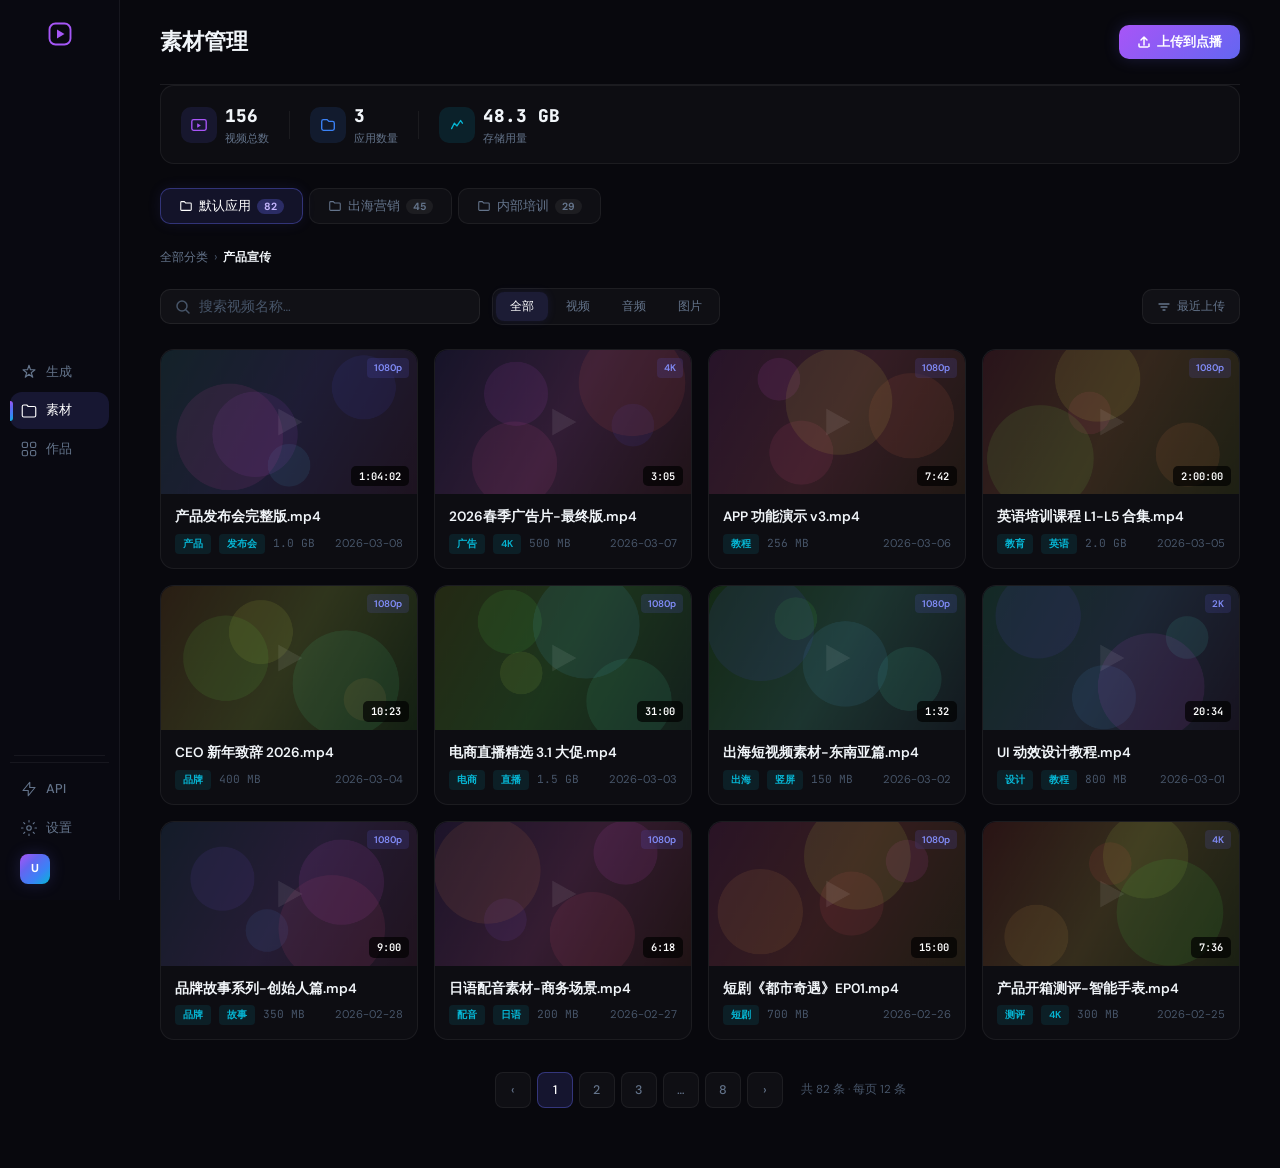
<file: app/media.html>
<!DOCTYPE html>
<html lang="zh-CN">
<head>
    <meta charset="UTF-8">
    <meta name="viewport" content="width=device-width, initial-scale=1.0">
    <title>素材管理 — FrameX</title>
    <link rel="stylesheet" href="style.css">
    <link href="https://fonts.googleapis.com/css2?family=Space+Grotesk:wght@400;500;600;700&family=DM+Sans:wght@300;400;500;600;700&family=Inter:wght@300;400;500;600;700;800;900&family=JetBrains+Mono:wght@400;500&display=swap" rel="stylesheet">
    <style>
    /* ===== 素材管理页专属样式 ===== */

    /* 应用切换 Tab */
    .media-app-tabs {
        display: flex;
        gap: 6px;
        margin-bottom: 24px;
        flex-wrap: wrap;
    }
    .media-app-tab {
        display: inline-flex;
        align-items: center;
        gap: 6px;
        padding: 8px 18px;
        font-size: 0.82rem;
        font-weight: 500;
        color: var(--text-muted);
        background: rgba(255,255,255,0.03);
        border: 1px solid rgba(255,255,255,0.06);
        border-radius: 10px;
        cursor: pointer;
        transition: all 0.25s;
        font-family: inherit;
    }
    .media-app-tab:hover {
        color: var(--text-primary);
        border-color: rgba(99,102,241,0.25);
    }
    .media-app-tab.active {
        color: #fff;
        background: rgba(99,102,241,0.12);
        border-color: rgba(99,102,241,0.4);
        box-shadow: 0 0 14px rgba(99,102,241,0.1);
    }
    .media-app-tab .tab-video-count {
        font-size: 0.65rem;
        font-weight: 700;
        padding: 1px 7px;
        border-radius: 100px;
        background: rgba(255,255,255,0.06);
    }
    .media-app-tab.active .tab-video-count {
        background: rgba(99,102,241,0.3);
        color: #c4b5fd;
    }

    /* 筛选工具栏 */
    .media-toolbar {
        display: flex;
        align-items: center;
        gap: 12px;
        margin-bottom: 24px;
        flex-wrap: wrap;
    }
    .media-search {
        display: flex;
        align-items: center;
        gap: 8px;
        padding: 8px 14px;
        background: rgba(255,255,255,0.04);
        border: 1px solid rgba(255,255,255,0.07);
        border-radius: 10px;
        flex: 1;
        max-width: 320px;
        transition: border-color 0.3s;
    }
    .media-search:focus-within { border-color: rgba(99,102,241,0.4); }
    .media-search svg { color: var(--text-faint); flex-shrink: 0; }
    .media-search input {
        background: none; border: none; outline: none;
        color: var(--text-primary); font-size: 0.85rem;
        flex: 1; min-width: 0;
    }
    .media-search input::placeholder { color: var(--text-faint); }

    .media-filter-group {
        display: flex;
        gap: 4px;
        background: rgba(255,255,255,0.03);
        border-radius: 10px;
        padding: 3px;
        border: 1px solid rgba(255,255,255,0.06);
    }
    .media-filter-btn {
        padding: 6px 14px;
        font-size: 0.78rem;
        font-weight: 500;
        color: var(--text-muted);
        background: none;
        border: none;
        border-radius: 8px;
        cursor: pointer;
        transition: all 0.2s;
        white-space: nowrap;
        font-family: inherit;
    }
    .media-filter-btn:hover { color: var(--text-primary); }
    .media-filter-btn.active {
        color: #fff;
        background: rgba(99,102,241,0.15);
        box-shadow: 0 0 10px rgba(99,102,241,0.1);
    }

    .media-sort-btn {
        display: flex;
        align-items: center;
        gap: 6px;
        padding: 8px 14px;
        font-size: 0.78rem;
        font-weight: 500;
        color: var(--text-muted);
        background: rgba(255,255,255,0.04);
        border: 1px solid rgba(255,255,255,0.06);
        border-radius: 10px;
        cursor: pointer;
        transition: all 0.2s;
        margin-left: auto;
        font-family: inherit;
    }
    .media-sort-btn:hover { color: var(--text-primary); border-color: rgba(99,102,241,0.3); }

    /* 分类面包屑 */
    .media-breadcrumb {
        display: flex;
        align-items: center;
        gap: 6px;
        margin-bottom: 20px;
        font-size: 0.78rem;
        color: var(--text-muted);
    }
    .media-breadcrumb a {
        color: var(--text-muted);
        text-decoration: none;
        transition: color 0.2s;
    }
    .media-breadcrumb a:hover { color: #818cf8; }
    .media-breadcrumb .bc-sep { color: var(--text-faint); }
    .media-breadcrumb .bc-current { color: var(--text-primary); font-weight: 600; }

    /* 视频卡片网格 */
    .media-grid {
        display: grid;
        grid-template-columns: repeat(auto-fill, minmax(240px, 1fr));
        gap: 16px;
        margin-bottom: 32px;
    }
    .media-card {
        background: rgba(255,255,255,0.025);
        border: 1px solid rgba(255,255,255,0.06);
        border-radius: 14px;
        overflow: hidden;
        transition: all 0.3s;
        cursor: pointer;
        position: relative;
    }
    .media-card:hover {
        border-color: rgba(99,102,241,0.25);
        transform: translateY(-3px);
        box-shadow: 0 8px 30px rgba(99,102,241,0.06);
    }
    .media-card.selected {
        border-color: rgba(99,102,241,0.5);
        box-shadow: 0 0 20px rgba(99,102,241,0.15);
    }

    /* 卡片选中 checkbox */
    .media-card-check {
        position: absolute;
        top: 10px;
        left: 10px;
        width: 22px;
        height: 22px;
        border-radius: 6px;
        background: rgba(0,0,0,0.5);
        backdrop-filter: blur(6px);
        border: 1.5px solid rgba(255,255,255,0.3);
        display: flex;
        align-items: center;
        justify-content: center;
        z-index: 3;
        opacity: 0;
        transition: all 0.2s;
        cursor: pointer;
    }
    .media-card:hover .media-card-check,
    .media-card.selected .media-card-check { opacity: 1; }
    .media-card.selected .media-card-check {
        background: #6366f1;
        border-color: #6366f1;
    }

    /* 缩略图 */
    .media-card-thumb {
        position: relative;
        aspect-ratio: 16/9;
        overflow: hidden;
        background: #0a0a16;
    }
    .media-card-thumb canvas {
        width: 100%;
        height: 100%;
        display: block;
    }
    .media-card-dur {
        position: absolute;
        bottom: 8px;
        right: 8px;
        padding: 2px 8px;
        font-size: 0.65rem;
        font-weight: 600;
        color: #fff;
        background: rgba(0,0,0,0.7);
        border-radius: 5px;
        font-family: 'JetBrains Mono', monospace;
        z-index: 2;
    }
    .media-card-res {
        position: absolute;
        top: 8px;
        right: 8px;
        padding: 2px 7px;
        font-size: 0.6rem;
        font-weight: 600;
        color: #818cf8;
        background: rgba(99,102,241,0.15);
        backdrop-filter: blur(6px);
        border-radius: 4px;
        z-index: 2;
    }

    /* Hover 遮罩按钮 */
    .media-card-overlay {
        position: absolute;
        inset: 0;
        background: rgba(0,0,0,0.55);
        display: flex;
        align-items: center;
        justify-content: center;
        gap: 10px;
        opacity: 0;
        transition: opacity 0.25s;
        z-index: 2;
    }
    .media-card-thumb:hover .media-card-overlay { opacity: 1; }
    .media-card-overlay-btn {
        display: flex;
        align-items: center;
        justify-content: center;
        gap: 5px;
        padding: 7px 14px;
        font-size: 0.72rem;
        font-weight: 600;
        color: #fff;
        border: none;
        border-radius: 8px;
        cursor: pointer;
        font-family: inherit;
        transition: all 0.2s;
        backdrop-filter: blur(8px);
    }
    .media-card-overlay-btn--play {
        background: rgba(255,255,255,0.2);
        border: 1px solid rgba(255,255,255,0.3);
    }
    .media-card-overlay-btn--play:hover {
        background: rgba(255,255,255,0.3);
    }
    .media-card-overlay-btn--task {
        background: linear-gradient(135deg, #a855f7, #6366f1);
        box-shadow: 0 0 16px rgba(99,102,241,0.3);
    }
    .media-card-overlay-btn--task:hover {
        transform: translateY(-1px);
        box-shadow: 0 0 24px rgba(99,102,241,0.4);
    }

    /* 卡片信息 */
    .media-card-body {
        padding: 12px 14px 14px;
    }
    .media-card-name {
        font-size: 0.85rem;
        font-weight: 600;
        margin-bottom: 6px;
        white-space: nowrap;
        overflow: hidden;
        text-overflow: ellipsis;
    }
    .media-card-meta {
        display: flex;
        align-items: center;
        gap: 8px;
        font-size: 0.7rem;
        color: var(--text-muted);
    }
    .media-card-tag {
        padding: 2px 8px;
        font-size: 0.62rem;
        font-weight: 600;
        color: #06b6d4;
        background: rgba(6,182,212,0.1);
        border-radius: 4px;
    }
    .media-card-size {
        font-family: 'JetBrains Mono', monospace;
        color: var(--text-faint);
    }
    .media-card-date {
        margin-left: auto;
        color: var(--text-faint);
    }

    /* 批量操作栏 */
    .media-batch-bar {
        display: none;
        align-items: center;
        gap: 12px;
        padding: 10px 18px;
        background: rgba(99,102,241,0.08);
        border: 1px solid rgba(99,102,241,0.2);
        border-radius: 12px;
        margin-bottom: 16px;
        animation: fadeInUp 0.3s ease-out;
    }
    .media-batch-bar.visible { display: flex; }
    .media-batch-count {
        font-size: 0.82rem;
        font-weight: 600;
        color: #818cf8;
    }
    .media-batch-actions {
        display: flex;
        gap: 8px;
        margin-left: auto;
    }
    .media-batch-btn {
        display: flex;
        align-items: center;
        gap: 5px;
        padding: 6px 14px;
        font-size: 0.75rem;
        font-weight: 500;
        color: var(--text-primary);
        background: rgba(255,255,255,0.06);
        border: 1px solid rgba(255,255,255,0.1);
        border-radius: 8px;
        cursor: pointer;
        transition: all 0.2s;
        font-family: inherit;
    }
    .media-batch-btn:hover { border-color: rgba(99,102,241,0.3); }
    .media-batch-btn--primary {
        color: #fff;
        background: linear-gradient(135deg, #a855f7, #6366f1);
        border: none;
        box-shadow: 0 0 14px rgba(99,102,241,0.2);
    }
    .media-batch-btn--primary:hover { box-shadow: 0 0 24px rgba(99,102,241,0.35); }
    .media-batch-btn--danger { color: #f87171; }
    .media-batch-btn--danger:hover { border-color: rgba(239,68,68,0.3); background: rgba(239,68,68,0.06); }

    /* 发起任务下拉菜单 */
    .task-dropdown {
        position: relative;
        display: inline-block;
    }
    .task-dropdown-menu {
        display: none;
        position: absolute;
        top: calc(100% + 6px);
        left: 0;
        min-width: 180px;
        background: rgba(18,18,30,0.98);
        border: 1px solid rgba(255,255,255,0.1);
        border-radius: 12px;
        padding: 6px;
        z-index: 100;
        box-shadow: 0 12px 40px rgba(0,0,0,0.5);
        backdrop-filter: blur(16px);
        animation: fadeInUp 0.2s ease-out;
    }
    .task-dropdown-menu.open { display: block; }
    .task-dropdown-item {
        display: flex;
        align-items: center;
        gap: 10px;
        padding: 9px 12px;
        font-size: 0.8rem;
        font-weight: 500;
        color: var(--text-secondary);
        border: none;
        background: none;
        border-radius: 8px;
        cursor: pointer;
        width: 100%;
        text-align: left;
        font-family: inherit;
        transition: all 0.2s;
    }
    .task-dropdown-item:hover {
        color: var(--text-primary);
        background: rgba(99,102,241,0.1);
    }
    .task-dropdown-item svg { flex-shrink: 0; }

    /* 分页 */
    .media-pagination {
        display: flex;
        align-items: center;
        justify-content: center;
        gap: 6px;
        margin-top: 8px;
    }
    .media-page-btn {
        min-width: 36px;
        height: 36px;
        display: flex;
        align-items: center;
        justify-content: center;
        font-size: 0.78rem;
        font-weight: 500;
        color: var(--text-muted);
        background: rgba(255,255,255,0.03);
        border: 1px solid rgba(255,255,255,0.06);
        border-radius: 8px;
        cursor: pointer;
        transition: all 0.2s;
        font-family: inherit;
    }
    .media-page-btn:hover { color: var(--text-primary); border-color: rgba(99,102,241,0.3); }
    .media-page-btn.active {
        color: #fff;
        background: rgba(99,102,241,0.15);
        border-color: rgba(99,102,241,0.4);
    }
    .media-page-info {
        font-size: 0.72rem;
        color: var(--text-faint);
        margin-left: 12px;
    }

    /* 统计栏 */
    .media-stats-bar {
        display: flex;
        align-items: center;
        gap: 20px;
        padding: 16px 20px;
        background: rgba(255,255,255,0.025);
        border: 1px solid rgba(255,255,255,0.06);
        border-radius: 14px;
        margin-bottom: 24px;
    }
    .media-stat {
        display: flex;
        align-items: center;
        gap: 8px;
    }
    .media-stat-icon {
        width: 36px;
        height: 36px;
        border-radius: 10px;
        display: flex;
        align-items: center;
        justify-content: center;
    }
    .media-stat-icon--purple { background: rgba(99,102,241,0.12); color: #a855f7; }
    .media-stat-icon--blue { background: rgba(59,130,246,0.12); color: #3b82f6; }
    .media-stat-icon--cyan { background: rgba(6,182,212,0.12); color: #06b6d4; }
    .media-stat-value {
        font-size: 1.1rem;
        font-weight: 800;
        font-family: 'JetBrains Mono', monospace;
    }
    .media-stat-label {
        font-size: 0.68rem;
        color: var(--text-muted);
    }
    .media-stat-divider {
        width: 1px;
        height: 28px;
        background: rgba(255,255,255,0.06);
    }

    /* 空状态 */
    .media-empty {
        display: flex;
        flex-direction: column;
        align-items: center;
        justify-content: center;
        padding: 80px 30px;
        text-align: center;
    }
    .media-empty-icon {
        width: 72px;
        height: 72px;
        border-radius: 18px;
        background: rgba(99,102,241,0.08);
        display: flex;
        align-items: center;
        justify-content: center;
        margin-bottom: 20px;
        color: var(--text-faint);
    }
    .media-empty h3 {
        font-size: 1rem;
        font-weight: 600;
        color: var(--text-muted);
        margin-bottom: 6px;
    }
    .media-empty p {
        font-size: 0.8rem;
        color: var(--text-dim);
    }

    /* 视频预览弹窗 */
    .media-preview-modal {
        display: none;
        position: fixed;
        inset: 0;
        z-index: 1000;
        background: rgba(0,0,0,0.8);
        backdrop-filter: blur(12px);
        align-items: center;
        justify-content: center;
    }
    .media-preview-modal.open { display: flex; }
    .media-preview-content {
        width: 90%;
        max-width: 800px;
        background: rgba(18,18,30,0.98);
        border: 1px solid rgba(255,255,255,0.1);
        border-radius: 20px;
        overflow: hidden;
        animation: fadeInUp 0.3s ease-out;
    }
    .media-preview-video {
        aspect-ratio: 16/9;
        background: #0a0a16;
        position: relative;
    }
    .media-preview-video canvas {
        width: 100%;
        height: 100%;
        display: block;
    }
    .media-preview-close {
        position: absolute;
        top: 12px;
        right: 12px;
        width: 36px;
        height: 36px;
        border-radius: 50%;
        background: rgba(0,0,0,0.5);
        backdrop-filter: blur(8px);
        border: 1px solid rgba(255,255,255,0.2);
        color: #fff;
        display: flex;
        align-items: center;
        justify-content: center;
        cursor: pointer;
        z-index: 5;
        transition: all 0.2s;
    }
    .media-preview-close:hover { background: rgba(239,68,68,0.5); }
    .media-preview-info {
        padding: 20px 24px;
    }
    .media-preview-title {
        font-size: 1.1rem;
        font-weight: 700;
        margin-bottom: 8px;
    }
    .media-preview-meta {
        display: flex;
        gap: 16px;
        font-size: 0.78rem;
        color: var(--text-muted);
        margin-bottom: 16px;
    }
    .media-preview-actions {
        display: flex;
        gap: 10px;
    }
    .media-preview-btn {
        flex: 1;
        display: flex;
        align-items: center;
        justify-content: center;
        gap: 6px;
        padding: 10px 16px;
        font-size: 0.82rem;
        font-weight: 600;
        border-radius: 10px;
        border: 1px solid rgba(255,255,255,0.06);
        background: rgba(255,255,255,0.03);
        color: var(--text-primary);
        cursor: pointer;
        transition: all 0.2s;
        font-family: inherit;
    }
    .media-preview-btn:hover {
        border-color: rgba(99,102,241,0.3);
        background: rgba(99,102,241,0.06);
    }
    .media-preview-btn--primary {
        background: linear-gradient(135deg, #a855f7, #6366f1);
        border: none;
        color: #fff;
        box-shadow: 0 0 20px rgba(99,102,241,0.2);
    }
    .media-preview-btn--primary:hover {
        transform: translateY(-1px);
        box-shadow: 0 0 30px rgba(99,102,241,0.35);
    }

    @keyframes fadeInUp {
        from { opacity: 0; transform: translateY(10px); }
        to { opacity: 1; transform: translateY(0); }
    }

    @media (max-width: 900px) {
        .media-grid { grid-template-columns: repeat(auto-fill, minmax(200px, 1fr)); }
        .media-stats-bar { flex-wrap: wrap; }
    }
    @media (max-width: 600px) {
        .media-grid { grid-template-columns: 1fr; }
        .media-toolbar { flex-direction: column; align-items: stretch; }
        .media-search { max-width: none; }
    }
    </style>
</head>
<body class="creator-layout">
    <!-- 侧边栏 -->
    <aside class="icon-sidebar">
        <a href="create.html" class="icon-sidebar-logo" title="FrameX"><svg width="24" height="24" viewBox="0 0 32 32" fill="none"><rect x="2" y="2" width="28" height="28" rx="8" stroke="url(#sLogo)" stroke-width="2.5"/><path d="M12 10L22 16L12 22V10Z" fill="url(#sLogo)"/><defs><linearGradient id="sLogo" x1="0" y1="0" x2="32" y2="32"><stop stop-color="#a855f7"/><stop offset="1" stop-color="#06b6d4"/></linearGradient></defs></svg></a>
        <nav class="icon-nav">
            <a href="create.html" class="icon-nav-item"><svg width="18" height="18" viewBox="0 0 24 24" fill="none"><path d="M12 3L14 9H20L15 13L17 19L12 15L7 19L9 13L4 9H10L12 3Z" stroke="currentColor" stroke-width="1.5" stroke-linejoin="round"/></svg>生成</a>
            <a href="media.html" class="icon-nav-item active"><svg width="18" height="18" viewBox="0 0 24 24" fill="none"><path d="M3 6C3 4.89543 3.89543 4 5 4H9L11 6H19C20.1046 6 21 6.89543 21 8V18C21 19.1046 20.1046 20 19 20H5C3.89543 20 3 19.1046 3 18V6Z" stroke="currentColor" stroke-width="1.5" stroke-linejoin="round"/></svg>素材</a>
            <a href="result.html" class="icon-nav-item"><svg width="18" height="18" viewBox="0 0 24 24" fill="none"><rect x="3" y="3" width="7" height="7" rx="2" stroke="currentColor" stroke-width="1.5"/><rect x="14" y="3" width="7" height="7" rx="2" stroke="currentColor" stroke-width="1.5"/><rect x="3" y="14" width="7" height="7" rx="2" stroke="currentColor" stroke-width="1.5"/><rect x="14" y="14" width="7" height="7" rx="2" stroke="currentColor" stroke-width="1.5"/></svg>作品</a>
        </nav>
        <div class="icon-nav-divider"></div>
        <div class="icon-nav-bottom">
            <a href="#" class="icon-nav-item"><svg width="18" height="18" viewBox="0 0 24 24" fill="none"><path d="M13 10V3L4 14H11V21L20 10H13Z" stroke="currentColor" stroke-width="1.5" stroke-linejoin="round"/></svg>API</a>
            <a href="#" class="icon-nav-item"><svg width="18" height="18" viewBox="0 0 24 24" fill="none"><circle cx="12" cy="12" r="3" stroke="currentColor" stroke-width="1.5"/><path d="M12 2V4M12 20V22M22 12H20M4 12H2M19.07 4.93L17.66 6.34M6.34 17.66L4.93 19.07M19.07 19.07L17.66 17.66M6.34 6.34L4.93 4.93" stroke="currentColor" stroke-width="1.5" stroke-linecap="round"/></svg>设置</a>
            <div class="icon-nav-avatar"><span>U</span></div>
        </div>
    </aside>

    <main class="main-content">
        <!-- 顶部栏 -->
        <header class="topbar">
            <div class="topbar-left"><h1 class="page-title">素材管理</h1></div>
            <div class="topbar-right">
                <button class="media-batch-btn--primary" style="padding:8px 18px;font-size:0.82rem;font-weight:600;border-radius:10px;border:none;color:#fff;background:linear-gradient(135deg,#a855f7,#6366f1);cursor:pointer;font-family:inherit;display:flex;align-items:center;gap:6px;box-shadow:0 0 16px rgba(99,102,241,0.2);" id="uploadToVodBtn">
                    <svg width="14" height="14" viewBox="0 0 14 14" fill="none"><path d="M7 10V2M7 2L4 5M7 2L10 5" stroke="currentColor" stroke-width="1.5" stroke-linecap="round" stroke-linejoin="round"/><path d="M2 9V11C2 11.5523 2.44772 12 3 12H11C11.5523 12 12 11.5523 12 12V9" stroke="currentColor" stroke-width="1.5" stroke-linecap="round"/></svg>
                    上传到点播
                </button>

            </div>
        </header>

        <!-- 统计栏 -->
        <div class="media-stats-bar">
            <div class="media-stat">
                <div class="media-stat-icon media-stat-icon--purple">
                    <svg width="18" height="18" viewBox="0 0 20 20" fill="none"><rect x="2" y="4" width="16" height="12" rx="2" stroke="currentColor" stroke-width="1.5"/><path d="M8 8L12 10.5L8 13V8Z" fill="currentColor"/></svg>
                </div>
                <div>
                    <div class="media-stat-value" id="statTotalVideos">156</div>
                    <div class="media-stat-label">视频总数</div>
                </div>
            </div>
            <div class="media-stat-divider"></div>
            <div class="media-stat">
                <div class="media-stat-icon media-stat-icon--blue">
                    <svg width="18" height="18" viewBox="0 0 20 20" fill="none"><path d="M3 6C3 4.89543 3.89543 4 5 4H9L11 6H15C16.1046 6 17 6.89543 17 8V14C17 15.1046 16.1046 16 15 16H5C3.89543 16 3 15.1046 3 14V6Z" stroke="currentColor" stroke-width="1.5"/></svg>
                </div>
                <div>
                    <div class="media-stat-value" id="statApps">3</div>
                    <div class="media-stat-label">应用数量</div>
                </div>
            </div>
            <div class="media-stat-divider"></div>
            <div class="media-stat">
                <div class="media-stat-icon media-stat-icon--cyan">
                    <svg width="18" height="18" viewBox="0 0 20 20" fill="none"><path d="M4 14L7 8L10 11L14 5L16 8" stroke="currentColor" stroke-width="1.5" stroke-linecap="round" stroke-linejoin="round"/></svg>
                </div>
                <div>
                    <div class="media-stat-value" id="statTotalSize">48.3 GB</div>
                    <div class="media-stat-label">存储用量</div>
                </div>
            </div>
        </div>

        <!-- 应用切换 -->
        <div class="media-app-tabs" id="appTabs">
            <button class="media-app-tab active" data-app="0">
                <svg width="14" height="14" viewBox="0 0 16 16" fill="none"><path d="M2 4C2 3.44772 2.44772 3 3 3H6L7.5 4.5H13C13.5523 4.5 14 4.94772 14 5.5V12C14 12.5523 13.5523 13 13 13H3C2.44772 13 2 12.5523 2 12V4Z" stroke="currentColor" stroke-width="1.2"/></svg>
                默认应用
                <span class="tab-video-count">82</span>
            </button>
            <button class="media-app-tab" data-app="1500001">
                <svg width="14" height="14" viewBox="0 0 16 16" fill="none"><path d="M2 4C2 3.44772 2.44772 3 3 3H6L7.5 4.5H13C13.5523 4.5 14 4.94772 14 5.5V12C14 12.5523 13.5523 13 13 13H3C2.44772 13 2 12.5523 2 12V4Z" stroke="currentColor" stroke-width="1.2"/></svg>
                出海营销
                <span class="tab-video-count">45</span>
            </button>
            <button class="media-app-tab" data-app="1500002">
                <svg width="14" height="14" viewBox="0 0 16 16" fill="none"><path d="M2 4C2 3.44772 2.44772 3 3 3H6L7.5 4.5H13C13.5523 4.5 14 4.94772 14 5.5V12C14 12.5523 13.5523 13 13 13H3C2.44772 13 2 12.5523 2 12V4Z" stroke="currentColor" stroke-width="1.2"/></svg>
                内部培训
                <span class="tab-video-count">29</span>
            </button>
        </div>

        <!-- 分类面包屑 -->
        <div class="media-breadcrumb" id="mediaBreadcrumb">
            <a href="#">全部分类</a>
            <span class="bc-sep">›</span>
            <span class="bc-current">产品宣传</span>
        </div>

        <!-- 筛选工具栏 -->
        <div class="media-toolbar">
            <div class="media-search">
                <svg width="16" height="16" viewBox="0 0 16 16" fill="none"><circle cx="7" cy="7" r="5" stroke="currentColor" stroke-width="1.5"/><path d="M11 11L14 14" stroke="currentColor" stroke-width="1.5" stroke-linecap="round"/></svg>
                <input type="text" placeholder="搜索视频名称…" id="mediaSearch">
            </div>
            <div class="media-filter-group">
                <button class="media-filter-btn active" data-type="all">全部</button>
                <button class="media-filter-btn" data-type="video">视频</button>
                <button class="media-filter-btn" data-type="audio">音频</button>
                <button class="media-filter-btn" data-type="image">图片</button>
            </div>
            <button class="media-sort-btn" id="mediaSortBtn">
                <svg width="14" height="14" viewBox="0 0 14 14" fill="none"><path d="M2 4H12M4 7H10M6 10H8" stroke="currentColor" stroke-width="1.3" stroke-linecap="round"/></svg>
                最近上传
            </button>
        </div>

        <!-- 批量操作栏 -->
        <div class="media-batch-bar" id="mediaBatchBar">
            <span class="media-batch-count">已选 <strong id="mediaBatchCount">0</strong> 个</span>
            <div class="media-batch-actions">
                <div class="task-dropdown">
                    <button class="media-batch-btn media-batch-btn--primary" id="batchTaskBtn">
                        <svg width="12" height="12" viewBox="0 0 12 12" fill="none"><path d="M6 1L7.5 4H11L8 6.2L9.2 9.5L6 7.5L2.8 9.5L4 6.2L1 4H4.5L6 1Z" stroke="currentColor" stroke-width="1" stroke-linejoin="round"/></svg>
                        发起任务
                    </button>
                    <div class="task-dropdown-menu" id="batchTaskMenu">
                        <button class="task-dropdown-item" data-route="create.html" data-feature="translate">
                            <svg width="16" height="16" viewBox="0 0 20 20" fill="none"><path d="M4 10L7 4L10 10" stroke="currentColor" stroke-width="1.2" stroke-linecap="round" stroke-linejoin="round"/><path d="M5 8H9" stroke="currentColor" stroke-width="1.2" stroke-linecap="round"/><path d="M10 16L13 10L16 16" stroke="currentColor" stroke-width="1.2" stroke-linecap="round" stroke-linejoin="round"/><path d="M11 14H15" stroke="currentColor" stroke-width="1.2" stroke-linecap="round"/></svg>
                            视频译制
                        </button>
                        <button class="task-dropdown-item" data-route="create.html" data-feature="generate">
                            <svg width="16" height="16" viewBox="0 0 20 20" fill="none"><path d="M10 2L12 7H17L13 10L14.5 15L10 12L5.5 15L7 10L3 7H8L10 2Z" stroke="currentColor" stroke-width="1.2" stroke-linejoin="round"/></svg>
                            AI 生成
                        </button>
                        <button class="task-dropdown-item" data-route="create.html" data-feature="livestream">
                            <svg width="16" height="16" viewBox="0 0 20 20" fill="none"><circle cx="10" cy="10" r="7" stroke="currentColor" stroke-width="1.2"/><circle cx="10" cy="10" r="3" stroke="currentColor" stroke-width="1.2"/></svg>
                            直播剪辑
                        </button>
                    </div>
                </div>
                <button class="media-batch-btn">
                    <svg width="12" height="12" viewBox="0 0 12 12" fill="none"><path d="M2 8V10H10V8" stroke="currentColor" stroke-width="1.2" stroke-linecap="round" stroke-linejoin="round"/><path d="M6 2V7M6 7L4 5M6 7L8 5" stroke="currentColor" stroke-width="1.2" stroke-linecap="round" stroke-linejoin="round"/></svg>
                    批量下载
                </button>
                <button class="media-batch-btn media-batch-btn--danger">
                    <svg width="12" height="12" viewBox="0 0 12 12" fill="none"><path d="M3 3L9 9M9 3L3 9" stroke="currentColor" stroke-width="1.2" stroke-linecap="round"/></svg>
                    删除
                </button>
            </div>
        </div>

        <!-- 视频卡片网格 -->
        <div class="media-grid" id="mediaGrid">
            <!-- JS 动态渲染 -->
        </div>

        <!-- 分页 -->
        <div class="media-pagination" id="mediaPagination">
            <button class="media-page-btn">‹</button>
            <button class="media-page-btn active">1</button>
            <button class="media-page-btn">2</button>
            <button class="media-page-btn">3</button>
            <button class="media-page-btn">…</button>
            <button class="media-page-btn">8</button>
            <button class="media-page-btn">›</button>
            <span class="media-page-info">共 82 条 · 每页 12 条</span>
        </div>
    </main>

    <!-- 视频预览弹窗 -->
    <div class="media-preview-modal" id="mediaPreviewModal">
        <div class="media-preview-content">
            <div class="media-preview-video">
                <canvas id="previewCanvas" width="800" height="450"></canvas>
                <button class="media-preview-close" id="previewClose">
                    <svg width="16" height="16" viewBox="0 0 16 16" fill="none"><path d="M4 4L12 12M12 4L4 12" stroke="currentColor" stroke-width="1.5" stroke-linecap="round"/></svg>
                </button>
            </div>
            <div class="media-preview-info">
                <div class="media-preview-title" id="previewTitle">—</div>
                <div class="media-preview-meta" id="previewMeta">
                    <span>—</span>
                </div>
                <div class="media-preview-actions">
                    <button class="media-preview-btn" id="previewCopyLink">
                        <svg width="14" height="14" viewBox="0 0 14 14" fill="none"><path d="M4 7C4 5.89543 4.89543 5 6 5H8C9.10457 5 10 5.89543 10 7V11C10 12.1046 9.10457 13 8 13H6C4.89543 13 4 12.1046 4 11V7Z" stroke="currentColor" stroke-width="1.3"/><path d="M6 5V3C6 1.89543 6.89543 1 8 1V1C9.10457 1 10 1.89543 10 3V5" stroke="currentColor" stroke-width="1.3"/></svg>
                        复制链接
                    </button>
                    <div class="task-dropdown" style="flex:1;">
                        <button class="media-preview-btn media-preview-btn--primary" id="previewTaskBtn" style="width:100%;">
                            <svg width="14" height="14" viewBox="0 0 14 14" fill="none"><path d="M7 1L8.5 4H12L9 6.2L10 9.5L7 7.5L4 9.5L5 6.2L2 4H5.5L7 1Z" stroke="currentColor" stroke-width="1" stroke-linejoin="round"/></svg>
                            发起任务
                        </button>
                        <div class="task-dropdown-menu" id="previewTaskMenu">
                            <button class="task-dropdown-item" data-route="create.html" data-feature="translate">
                                <svg width="16" height="16" viewBox="0 0 20 20" fill="none"><path d="M4 10L7 4L10 10" stroke="currentColor" stroke-width="1.2" stroke-linecap="round" stroke-linejoin="round"/><path d="M5 8H9" stroke="currentColor" stroke-width="1.2" stroke-linecap="round"/><path d="M10 16L13 10L16 16" stroke="currentColor" stroke-width="1.2" stroke-linecap="round" stroke-linejoin="round"/><path d="M11 14H15" stroke="currentColor" stroke-width="1.2" stroke-linecap="round"/></svg>
                                视频译制
                            </button>
                            <button class="task-dropdown-item" data-route="create.html" data-feature="generate">
                                <svg width="16" height="16" viewBox="0 0 20 20" fill="none"><path d="M10 2L12 7H17L13 10L14.5 15L10 12L5.5 15L7 10L3 7H8L10 2Z" stroke="currentColor" stroke-width="1.2" stroke-linejoin="round"/></svg>
                                AI 生成
                            </button>
                            <button class="task-dropdown-item" data-route="create.html" data-feature="livestream">
                                <svg width="16" height="16" viewBox="0 0 20 20" fill="none"><circle cx="10" cy="10" r="7" stroke="currentColor" stroke-width="1.2"/><circle cx="10" cy="10" r="3" stroke="currentColor" stroke-width="1.2"/></svg>
                                直播剪辑
                            </button>
                        </div>
                    </div>
                </div>
            </div>
        </div>
    </div>

    <script>
    // ===== Mock 数据 =====
    const VOD_MOCK = {
        apps: [
            { subAppId: 0, name: '默认应用', count: 82 },
            { subAppId: 1500001, name: '出海营销', count: 45 },
            { subAppId: 1500002, name: '内部培训', count: 29 }
        ],
        mediaList: [
            { fileId: 'vod001', name: '产品发布会完整版.mp4', duration: 3842, size: 1073741824, resolution: '1920x1080', classId: 101, createTime: '2026-03-08', tags: ['产品', '发布会'] },
            { fileId: 'vod002', name: '2026春季广告片-最终版.mp4', duration: 185, size: 524288000, resolution: '3840x2160', classId: 101, createTime: '2026-03-07', tags: ['广告', '4K'] },
            { fileId: 'vod003', name: 'APP 功能演示 v3.mp4', duration: 462, size: 268435456, resolution: '1920x1080', classId: 102, createTime: '2026-03-06', tags: ['教程'] },
            { fileId: 'vod004', name: '英语培训课程 L1-L5 合集.mp4', duration: 7200, size: 2147483648, resolution: '1920x1080', classId: 103, createTime: '2026-03-05', tags: ['教育', '英语'] },
            { fileId: 'vod005', name: 'CEO 新年致辞 2026.mp4', duration: 623, size: 419430400, resolution: '1920x1080', classId: 101, createTime: '2026-03-04', tags: ['品牌'] },
            { fileId: 'vod006', name: '电商直播精选 3.1 大促.mp4', duration: 1860, size: 1610612736, resolution: '1080x1920', classId: 104, createTime: '2026-03-03', tags: ['电商', '直播'] },
            { fileId: 'vod007', name: '出海短视频素材-东南亚篇.mp4', duration: 92, size: 157286400, resolution: '1080x1920', classId: 105, createTime: '2026-03-02', tags: ['出海', '竖屏'] },
            { fileId: 'vod008', name: 'UI 动效设计教程.mp4', duration: 1234, size: 838860800, resolution: '2560x1440', classId: 102, createTime: '2026-03-01', tags: ['设计', '教程'] },
            { fileId: 'vod009', name: '品牌故事系列-创始人篇.mp4', duration: 540, size: 367001600, resolution: '1920x1080', classId: 101, createTime: '2026-02-28', tags: ['品牌', '故事'] },
            { fileId: 'vod010', name: '日语配音素材-商务场景.mp4', duration: 378, size: 209715200, resolution: '1920x1080', classId: 103, createTime: '2026-02-27', tags: ['配音', '日语'] },
            { fileId: 'vod011', name: '短剧《都市奇遇》EP01.mp4', duration: 900, size: 734003200, resolution: '1920x1080', classId: 106, createTime: '2026-02-26', tags: ['短剧'] },
            { fileId: 'vod012', name: '产品开箱测评-智能手表.mp4', duration: 456, size: 314572800, resolution: '3840x2160', classId: 104, createTime: '2026-02-25', tags: ['测评', '4K'] }
        ]
    };

    function formatDuration(sec) {
        const h = Math.floor(sec / 3600);
        const m = Math.floor((sec % 3600) / 60);
        const s = sec % 60;
        if (h > 0) return `${h}:${String(m).padStart(2,'0')}:${String(s).padStart(2,'0')}`;
        return `${m}:${String(s).padStart(2,'0')}`;
    }
    function formatSize(bytes) {
        if (bytes >= 1073741824) return (bytes / 1073741824).toFixed(1) + ' GB';
        if (bytes >= 1048576) return (bytes / 1048576).toFixed(0) + ' MB';
        return (bytes / 1024).toFixed(0) + ' KB';
    }
    function getRes(resolution) {
        if (!resolution) return '';
        const w = parseInt(resolution);
        if (w >= 3840) return '4K';
        if (w >= 2560) return '2K';
        if (w >= 1920 || resolution.includes('1920')) return '1080p';
        if (w >= 1080 || resolution.includes('1080')) return '1080p';
        return '720p';
    }

    // ===== 渲染视频网格 =====
    const grid = document.getElementById('mediaGrid');
    const selectedCards = new Set();

    function renderGrid(list) {
        grid.innerHTML = '';
        list.forEach((item, idx) => {
            const card = document.createElement('div');
            card.className = 'media-card';
            card.dataset.fileId = item.fileId;
            card.innerHTML = `
                <div class="media-card-check" data-check="${item.fileId}">
                    <svg width="12" height="12" viewBox="0 0 12 12" fill="none" style="display:none;"><path d="M2 6L5 9L10 3" stroke="white" stroke-width="1.5" stroke-linecap="round" stroke-linejoin="round"/></svg>
                </div>
                <div class="media-card-thumb">
                    <canvas width="480" height="270" data-idx="${idx}"></canvas>
                    <span class="media-card-dur">${formatDuration(item.duration)}</span>
                    <span class="media-card-res">${getRes(item.resolution)}</span>
                    <div class="media-card-overlay">
                        <button class="media-card-overlay-btn media-card-overlay-btn--play" data-action="preview" data-file-id="${item.fileId}">
                            <svg width="14" height="14" viewBox="0 0 14 14" fill="none"><path d="M4 2L12 7L4 12V2Z" fill="currentColor"/></svg>
                            预览
                        </button>
                        <button class="media-card-overlay-btn media-card-overlay-btn--task" data-action="task" data-file-id="${item.fileId}">
                            <svg width="14" height="14" viewBox="0 0 14 14" fill="none"><path d="M7 1L8.5 4H12L9 6.2L10 9.5L7 7.5L4 9.5L5 6.2L2 4H5.5L7 1Z" stroke="currentColor" stroke-width="1" stroke-linejoin="round"/></svg>
                            发起任务
                        </button>
                    </div>
                </div>
                <div class="media-card-body">
                    <div class="media-card-name" title="${item.name}">${item.name}</div>
                    <div class="media-card-meta">
                        ${item.tags.map(t => `<span class="media-card-tag">${t}</span>`).join('')}
                        <span class="media-card-size">${formatSize(item.size)}</span>
                        <span class="media-card-date">${item.createTime}</span>
                    </div>
                </div>
            `;
            grid.appendChild(card);

            // 绘制缩略图
            const canvas = card.querySelector('canvas');
            drawMediaThumb(canvas, idx);
        });

        // 绑定事件
        bindCardEvents();
    }

    function drawMediaThumb(canvas, idx) {
        const ctx = canvas.getContext('2d');
        const w = canvas.width, h = canvas.height;
        const hue = (idx * 47 + 200) % 360;
        const grd = ctx.createLinearGradient(0, 0, w, h);
        grd.addColorStop(0, `hsl(${hue}, 35%, 12%)`);
        grd.addColorStop(0.5, `hsl(${(hue+45)%360}, 30%, 16%)`);
        grd.addColorStop(1, `hsl(${(hue+90)%360}, 25%, 10%)`);
        ctx.fillStyle = grd;
        ctx.fillRect(0, 0, w, h);

        // 装饰图形
        ctx.globalAlpha = 0.12;
        for (let j = 0; j < 4; j++) {
            const x = (Math.sin(idx*2 + j*1.8)*0.3+0.5)*w;
            const y = (Math.cos(idx*1.5 + j*2.5)*0.3+0.5)*h;
            ctx.beginPath();
            ctx.arc(x, y, 40+j*20, 0, Math.PI*2);
            ctx.fillStyle = `hsl(${(hue+j*40)%360}, 50%, 50%)`;
            ctx.fill();
        }
        ctx.globalAlpha = 1;

        // 播放图标
        ctx.globalAlpha = 0.08;
        ctx.beginPath();
        ctx.moveTo(w/2-20, h/2-25);
        ctx.lineTo(w/2+25, h/2);
        ctx.lineTo(w/2-20, h/2+25);
        ctx.closePath();
        ctx.fillStyle = '#fff';
        ctx.fill();
        ctx.globalAlpha = 1;
    }

    function bindCardEvents() {
        // Checkbox 点击
        document.querySelectorAll('.media-card-check').forEach(check => {
            check.addEventListener('click', function(e) {
                e.stopPropagation();
                const fileId = this.dataset.check;
                const card = this.closest('.media-card');
                const svg = this.querySelector('svg');
                if (selectedCards.has(fileId)) {
                    selectedCards.delete(fileId);
                    card.classList.remove('selected');
                    svg.style.display = 'none';
                } else {
                    selectedCards.add(fileId);
                    card.classList.add('selected');
                    svg.style.display = '';
                }
                updateBatchBar();
            });
        });

        // 预览按钮
        document.querySelectorAll('[data-action="preview"]').forEach(btn => {
            btn.addEventListener('click', function(e) {
                e.stopPropagation();
                const fileId = this.dataset.fileId;
                openPreview(fileId);
            });
        });

        // 发起任务按钮（卡片上的）
        document.querySelectorAll('[data-action="task"]').forEach(btn => {
            btn.addEventListener('click', function(e) {
                e.stopPropagation();
                const fileId = this.dataset.fileId;
                showInlineTaskMenu(this, fileId);
            });
        });
    }

    function updateBatchBar() {
        const bar = document.getElementById('mediaBatchBar');
        const count = document.getElementById('mediaBatchCount');
        count.textContent = selectedCards.size;
        if (selectedCards.size > 0) {
            bar.classList.add('visible');
        } else {
            bar.classList.remove('visible');
        }
    }

    // ===== 预览弹窗 =====
    function openPreview(fileId) {
        const item = VOD_MOCK.mediaList.find(m => m.fileId === fileId);
        if (!item) return;
        const modal = document.getElementById('mediaPreviewModal');
        document.getElementById('previewTitle').textContent = item.name;
        document.getElementById('previewMeta').innerHTML = `
            <span>时长：${formatDuration(item.duration)}</span>
            <span>分辨率：${item.resolution}</span>
            <span>大小：${formatSize(item.size)}</span>
            <span>上传时间：${item.createTime}</span>
        `;
        modal.classList.add('open');

        // 绘制预览画面
        const canvas = document.getElementById('previewCanvas');
        canvas.width = 800; canvas.height = 450;
        const idx = VOD_MOCK.mediaList.indexOf(item);
        drawMediaThumb(canvas, idx);
    }

    document.getElementById('previewClose').addEventListener('click', () => {
        document.getElementById('mediaPreviewModal').classList.remove('open');
    });
    document.getElementById('mediaPreviewModal').addEventListener('click', function(e) {
        if (e.target === this) this.classList.remove('open');
    });

    // ===== 发起任务 inline menu =====
    let activeInlineMenu = null;
    function showInlineTaskMenu(anchor, fileId) {
        closeAllDropdowns();
        // 创建临时下拉
        const menu = document.createElement('div');
        menu.className = 'task-dropdown-menu open';
        menu.style.position = 'fixed';
        const rect = anchor.getBoundingClientRect();
        menu.style.top = (rect.bottom + 6) + 'px';
        menu.style.left = rect.left + 'px';
        menu.innerHTML = `
            <button class="task-dropdown-item" data-route="create.html" data-feature="translate"><svg width="16" height="16" viewBox="0 0 20 20" fill="none"><path d="M4 10L7 4L10 10" stroke="currentColor" stroke-width="1.2" stroke-linecap="round" stroke-linejoin="round"/><path d="M5 8H9" stroke="currentColor" stroke-width="1.2" stroke-linecap="round"/><path d="M10 16L13 10L16 16" stroke="currentColor" stroke-width="1.2" stroke-linecap="round" stroke-linejoin="round"/><path d="M11 14H15" stroke="currentColor" stroke-width="1.2" stroke-linecap="round"/></svg>视频译制</button>
            <button class="task-dropdown-item" data-route="create.html" data-feature="generate"><svg width="16" height="16" viewBox="0 0 20 20" fill="none"><path d="M10 2L12 7H17L13 10L14.5 15L10 12L5.5 15L7 10L3 7H8L10 2Z" stroke="currentColor" stroke-width="1.2" stroke-linejoin="round"/></svg>AI 生成</button>
            <button class="task-dropdown-item" data-route="create.html" data-feature="livestream"><svg width="16" height="16" viewBox="0 0 20 20" fill="none"><circle cx="10" cy="10" r="7" stroke="currentColor" stroke-width="1.2"/><circle cx="10" cy="10" r="3" stroke="currentColor" stroke-width="1.2"/></svg>直播剪辑</button>
        `;
        document.body.appendChild(menu);
        activeInlineMenu = menu;

        menu.querySelectorAll('.task-dropdown-item').forEach(item => {
            item.addEventListener('click', () => {
                const route = item.dataset.route;
                const feature = item.dataset.feature;
                window.location.href = `${route}?feature=${feature}&vodFileId=${fileId}`;
            });
        });

        setTimeout(() => {
            document.addEventListener('click', function closeMenu() {
                if (activeInlineMenu) { activeInlineMenu.remove(); activeInlineMenu = null; }
                document.removeEventListener('click', closeMenu);
            }, { once: true });
        }, 10);
    }

    // ===== 下拉菜单通用 =====
    function closeAllDropdowns() {
        document.querySelectorAll('.task-dropdown-menu.open').forEach(m => m.classList.remove('open'));
        if (activeInlineMenu) { activeInlineMenu.remove(); activeInlineMenu = null; }
    }

    // 批量发起任务按钮
    document.getElementById('batchTaskBtn').addEventListener('click', function(e) {
        e.stopPropagation();
        const menu = document.getElementById('batchTaskMenu');
        menu.classList.toggle('open');
    });
    document.getElementById('batchTaskMenu').querySelectorAll('.task-dropdown-item').forEach(item => {
        item.addEventListener('click', () => {
            const route = item.dataset.route;
            const feature = item.dataset.feature;
            const ids = Array.from(selectedCards).join(',');
            window.location.href = `${route}?feature=${feature}&vodFileIds=${ids}`;
        });
    });

    // 预览弹窗中的任务按钮
    document.getElementById('previewTaskBtn').addEventListener('click', function(e) {
        e.stopPropagation();
        const menu = document.getElementById('previewTaskMenu');
        menu.classList.toggle('open');
    });

    // ===== 应用切换 =====
    document.querySelectorAll('.media-app-tab').forEach(tab => {
        tab.addEventListener('click', function() {
            document.querySelectorAll('.media-app-tab').forEach(t => t.classList.remove('active'));
            this.classList.add('active');
            // 模拟切换
            selectedCards.clear();
            updateBatchBar();
            renderGrid(VOD_MOCK.mediaList);
        });
    });

    // ===== 筛选按钮 =====
    document.querySelectorAll('.media-filter-btn').forEach(btn => {
        btn.addEventListener('click', function() {
            document.querySelectorAll('.media-filter-btn').forEach(b => b.classList.remove('active'));
            this.classList.add('active');
        });
    });

    // ===== 搜索 =====
    document.getElementById('mediaSearch').addEventListener('input', function() {
        const q = this.value.trim().toLowerCase();
        document.querySelectorAll('.media-card').forEach(card => {
            const name = card.querySelector('.media-card-name').textContent.toLowerCase();
            card.style.display = name.includes(q) ? '' : 'none';
        });
    });

    // ===== 点击外部关闭下拉 =====
    document.addEventListener('click', function(e) {
        if (!e.target.closest('.task-dropdown')) {
            closeAllDropdowns();
        }
    });

    // ===== 初始渲染 =====
    renderGrid(VOD_MOCK.mediaList);
    </script>

    <script src="app.js"></script>
</body>
</html>
</file>
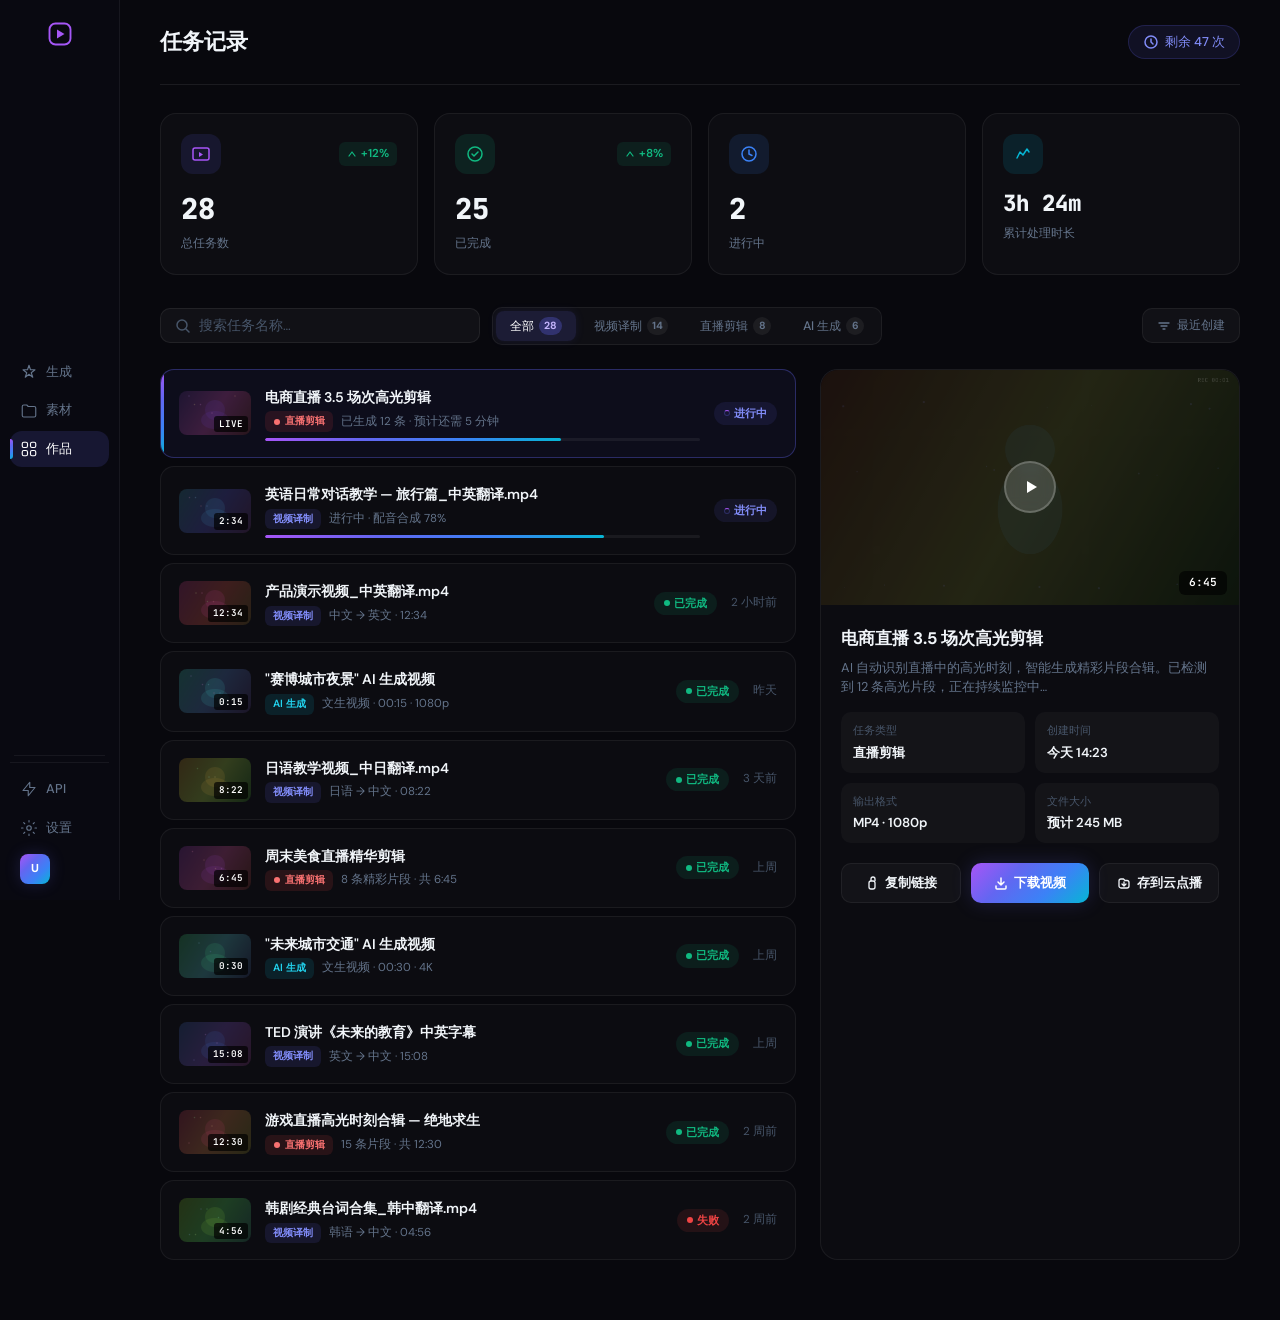
<file: app/result.html>
<!DOCTYPE html>
<html lang="zh-CN">
<head>
    <meta charset="UTF-8">
    <meta name="viewport" content="width=device-width, initial-scale=1.0">
    <title>任务记录 — FrameX</title>
    <link rel="stylesheet" href="style.css">
    <link href="https://fonts.googleapis.com/css2?family=Space+Grotesk:wght@400;500;600;700&family=DM+Sans:wght@300;400;500;600;700&family=Inter:wght@300;400;500;600;700;800;900&family=JetBrains+Mono:wght@400;500&display=swap" rel="stylesheet">
    <style>
        /* ===== 任务记录页专属样式 ===== */

        /* 统计卡片 */
        .stats-row {
            display: grid;
            grid-template-columns: repeat(4, 1fr);
            gap: 16px;
            margin: 28px 0 32px;
        }
        .stat-card {
            padding: 20px;
            background: rgba(255,255,255,0.025);
            border: 1px solid rgba(255,255,255,0.06);
            border-radius: 16px;
            transition: all 0.3s;
            cursor: default;
        }
        .stat-card:hover {
            border-color: rgba(99,102,241,0.2);
            background: rgba(99,102,241,0.03);
        }
        .stat-card-top {
            display: flex;
            align-items: center;
            justify-content: space-between;
            margin-bottom: 12px;
        }
        .stat-icon {
            width: 40px; height: 40px;
            border-radius: 12px;
            display: flex;
            align-items: center;
            justify-content: center;
        }
        .stat-icon--purple { background: rgba(99,102,241,0.12); color: #a855f7; }
        .stat-icon--blue { background: rgba(59,130,246,0.12); color: #3b82f6; }
        .stat-icon--green { background: rgba(16,185,129,0.12); color: #10b981; }
        .stat-icon--cyan { background: rgba(6,182,212,0.12); color: #06b6d4; }
        .stat-trend {
            display: flex;
            align-items: center;
            gap: 4px;
            font-size: 0.72rem;
            font-weight: 600;
            padding: 3px 8px;
            border-radius: 6px;
        }
        .stat-trend--up { color: #10b981; background: rgba(16,185,129,0.1); }
        .stat-trend--down { color: #ef4444; background: rgba(239,68,68,0.1); }
        .stat-value {
            font-size: 1.8rem;
            font-weight: 800;
            margin-bottom: 2px;
            font-family: 'JetBrains Mono', monospace;
        }
        .stat-label {
            font-size: 0.78rem;
            color: var(--text-muted);
        }

        /* 筛选/搜索区 */
        .filter-bar {
            display: flex;
            align-items: center;
            gap: 12px;
            margin-bottom: 24px;
            flex-wrap: wrap;
        }
        .search-box {
            display: flex;
            align-items: center;
            gap: 8px;
            padding: 8px 14px;
            background: rgba(255,255,255,0.04);
            border: 1px solid rgba(255,255,255,0.07);
            border-radius: 10px;
            flex: 1;
            max-width: 320px;
            transition: border-color 0.3s;
        }
        .search-box:focus-within {
            border-color: rgba(99,102,241,0.4);
        }
        .search-box svg { color: var(--text-faint); flex-shrink: 0; }
        .search-box input {
            background: none; border: none; outline: none;
            color: var(--text-primary); font-size: 0.85rem;
            flex: 1; min-width: 0;
        }
        .search-box input::placeholder { color: var(--text-faint); }

        .filter-tabs {
            display: flex;
            gap: 4px;
            background: rgba(255,255,255,0.03);
            border-radius: 10px;
            padding: 3px;
            border: 1px solid rgba(255,255,255,0.06);
        }
        .filter-tab {
            padding: 6px 14px;
            font-size: 0.78rem;
            font-weight: 500;
            color: var(--text-muted);
            background: none;
            border: none;
            border-radius: 8px;
            cursor: pointer;
            transition: all 0.2s;
            white-space: nowrap;
        }
        .filter-tab:hover { color: var(--text-primary); }
        .filter-tab.active {
            color: #fff;
            background: rgba(99,102,241,0.15);
            box-shadow: 0 0 10px rgba(99,102,241,0.1);
        }
        .filter-tab .tab-count {
            display: inline-flex;
            align-items: center;
            justify-content: center;
            min-width: 18px; height: 18px;
            padding: 0 5px;
            font-size: 0.65rem;
            font-weight: 700;
            border-radius: 100px;
            background: rgba(255,255,255,0.06);
            margin-left: 5px;
        }
        .filter-tab.active .tab-count {
            background: rgba(99,102,241,0.3);
            color: #c4b5fd;
        }

        .sort-btn {
            display: flex;
            align-items: center;
            gap: 6px;
            padding: 8px 14px;
            font-size: 0.78rem;
            font-weight: 500;
            color: var(--text-muted);
            background: rgba(255,255,255,0.04);
            border: 1px solid rgba(255,255,255,0.06);
            border-radius: 10px;
            cursor: pointer;
            transition: all 0.2s;
            margin-left: auto;
        }
        .sort-btn:hover { color: var(--text-primary); border-color: rgba(99,102,241,0.3); }

        /* 任务列表布局 */
        .tasks-layout {
            display: grid;
            grid-template-columns: 1fr 420px;
            gap: 24px;
            min-height: 480px;
        }

        /* 任务卡片列表 */
        .task-cards {
            display: flex;
            flex-direction: column;
            gap: 8px;
        }
        .task-card {
            display: flex;
            align-items: center;
            gap: 14px;
            padding: 16px 18px;
            background: rgba(255,255,255,0.02);
            border: 1px solid rgba(255,255,255,0.06);
            border-radius: 14px;
            cursor: pointer;
            transition: all 0.3s;
            position: relative;
            overflow: hidden;
        }
        .task-card::before {
            content: '';
            position: absolute;
            left: 0; top: 0; bottom: 0;
            width: 3px;
            border-radius: 0 3px 3px 0;
            background: transparent;
            transition: background 0.3s;
        }
        .task-card:hover {
            border-color: rgba(99,102,241,0.2);
            background: rgba(99,102,241,0.03);
        }
        .task-card.selected {
            border-color: rgba(99,102,241,0.35);
            background: rgba(99,102,241,0.06);
        }
        .task-card.selected::before {
            background: var(--grad-main);
        }

        .tc-thumb {
            width: 72px; height: 44px;
            border-radius: 8px;
            flex-shrink: 0;
            overflow: hidden;
            position: relative;
        }
        .tc-thumb canvas {
            width: 100%; height: 100%;
            display: block;
        }
        .tc-thumb-badge {
            position: absolute;
            bottom: 3px; right: 3px;
            padding: 1px 5px;
            font-size: 0.58rem;
            font-weight: 600;
            color: #fff;
            background: rgba(0,0,0,0.7);
            border-radius: 3px;
            font-family: 'JetBrains Mono', monospace;
        }

        .tc-info {
            flex: 1; min-width: 0;
        }
        .tc-name {
            font-size: 0.88rem;
            font-weight: 600;
            margin-bottom: 3px;
            white-space: nowrap;
            overflow: hidden;
            text-overflow: ellipsis;
        }
        .tc-meta {
            display: flex;
            align-items: center;
            gap: 8px;
            font-size: 0.72rem;
            color: var(--text-muted);
        }

        .tc-type-badge {
            display: inline-flex;
            align-items: center;
            gap: 4px;
            padding: 2px 8px;
            font-size: 0.65rem;
            font-weight: 600;
            border-radius: 6px;
            flex-shrink: 0;
        }
        .tc-type-badge--translate { color: #818cf8; background: rgba(99,102,241,0.12); }
        .tc-type-badge--live { color: #f87171; background: rgba(239,68,68,0.12); }
        .tc-type-badge--generate { color: #22d3ee; background: rgba(6,182,212,0.12); }

        .tc-status {
            display: inline-flex;
            align-items: center;
            gap: 4px;
            padding: 3px 10px;
            font-size: 0.68rem;
            font-weight: 600;
            border-radius: 100px;
            flex-shrink: 0;
        }
        .tc-status--done { color: #10b981; background: rgba(16,185,129,0.1); }
        .tc-status--done .tc-status-dot { width: 6px; height: 6px; border-radius: 50%; background: #10b981; }
        .tc-status--processing { color: #818cf8; background: rgba(99,102,241,0.1); }
        .tc-status--processing .tc-status-dot {
            width: 6px; height: 6px;
            border: 1.5px solid rgba(99,102,241,0.3);
            border-top-color: #a855f7;
            border-radius: 50%;
            animation: spin 1s linear infinite;
        }
        .tc-status--failed { color: #ef4444; background: rgba(239,68,68,0.1); }
        .tc-status--failed .tc-status-dot { width: 6px; height: 6px; border-radius: 50%; background: #ef4444; }

        .tc-time {
            font-size: 0.72rem;
            color: var(--text-faint);
            flex-shrink: 0;
            white-space: nowrap;
        }

        /* 右侧详情面板 */
        .detail-panel {
            background: rgba(255,255,255,0.02);
            border: 1px solid rgba(255,255,255,0.06);
            border-radius: 18px;
            overflow: hidden;
            display: flex;
            flex-direction: column;
            position: sticky;
            top: 90px;
        }

        .detail-video {
            position: relative;
            aspect-ratio: 16/9;
            background: #0a0a16;
            overflow: hidden;
        }
        .detail-video canvas {
            width: 100%; height: 100%;
            display: block;
        }
        .detail-video-overlay {
            position: absolute;
            inset: 0;
            display: flex;
            align-items: center;
            justify-content: center;
            background: rgba(0,0,0,0.2);
            transition: background 0.3s;
            cursor: pointer;
        }
        .detail-video-overlay:hover {
            background: rgba(0,0,0,0.1);
        }
        .detail-play-btn {
            width: 52px; height: 52px;
            border-radius: 50%;
            background: rgba(255,255,255,0.15);
            backdrop-filter: blur(8px);
            border: 2px solid rgba(255,255,255,0.2);
            display: flex;
            align-items: center;
            justify-content: center;
            transition: all 0.3s;
        }
        .detail-video-overlay:hover .detail-play-btn {
            background: rgba(99,102,241,0.4);
            border-color: rgba(99,102,241,0.5);
            transform: scale(1.08);
        }
        .detail-duration {
            position: absolute;
            bottom: 10px; right: 12px;
            padding: 3px 10px;
            font-size: 0.7rem;
            font-weight: 600;
            color: #fff;
            background: rgba(0,0,0,0.65);
            border-radius: 6px;
            font-family: 'JetBrains Mono', monospace;
        }
        .detail-status-live {
            position: absolute;
            top: 10px; left: 12px;
            display: flex;
            align-items: center;
            gap: 5px;
            padding: 3px 10px;
            font-size: 0.68rem;
            font-weight: 700;
            color: #fff;
            background: rgba(239,68,68,0.8);
            border-radius: 6px;
        }
        .detail-status-live .pulse-dot {
            width: 6px; height: 6px;
            border-radius: 50%;
            background: #fff;
            animation: pulse-dot 1.5s infinite;
        }

        .detail-body {
            padding: 20px;
            flex: 1;
        }
        .detail-title {
            font-size: 1.05rem;
            font-weight: 700;
            margin-bottom: 6px;
        }
        .detail-desc {
            font-size: 0.8rem;
            color: var(--text-muted);
            line-height: 1.5;
            margin-bottom: 16px;
        }

        .detail-info-grid {
            display: grid;
            grid-template-columns: 1fr 1fr;
            gap: 10px;
            margin-bottom: 20px;
        }
        .detail-info-item {
            padding: 10px 12px;
            background: rgba(255,255,255,0.03);
            border-radius: 10px;
        }
        .detail-info-label {
            font-size: 0.68rem;
            color: var(--text-faint);
            margin-bottom: 2px;
        }
        .detail-info-value {
            font-size: 0.82rem;
            font-weight: 600;
        }

        .detail-actions {
            display: flex;
            gap: 10px;
        }
        .detail-btn {
            flex: 1;
            display: flex;
            align-items: center;
            justify-content: center;
            gap: 6px;
            padding: 10px 16px;
            font-size: 0.82rem;
            font-weight: 600;
            border-radius: 10px;
            border: 1px solid rgba(255,255,255,0.06);
            background: rgba(255,255,255,0.03);
            color: var(--text-primary);
            cursor: pointer;
            transition: all 0.2s;
        }
        .detail-btn:hover {
            border-color: rgba(99,102,241,0.3);
            background: rgba(99,102,241,0.06);
        }
        .detail-btn--primary {
            background: var(--grad-main);
            border: none;
            color: #fff;
            box-shadow: 0 0 20px rgba(99,102,241,0.2);
        }
        .detail-btn--primary:hover {
            transform: translateY(-1px);
            box-shadow: 0 0 30px rgba(99,102,241,0.35);
        }

        /* 空选择状态 */
        .detail-empty {
            display: flex;
            flex-direction: column;
            align-items: center;
            justify-content: center;
            padding: 60px 30px;
            text-align: center;
            flex: 1;
        }
        .detail-empty-icon {
            width: 64px; height: 64px;
            border-radius: 16px;
            background: rgba(99,102,241,0.08);
            display: flex;
            align-items: center;
            justify-content: center;
            color: var(--text-faint);
            margin-bottom: 16px;
        }
        .detail-empty h3 {
            font-size: 0.95rem;
            font-weight: 600;
            color: var(--text-muted);
            margin-bottom: 4px;
        }
        .detail-empty p {
            font-size: 0.78rem;
            color: var(--text-dim);
        }

        /* 进度条 */
        .tc-progress {
            margin-top: 6px;
            height: 3px;
            background: rgba(255,255,255,0.06);
            border-radius: 2px;
            overflow: hidden;
        }
        .tc-progress-bar {
            height: 100%;
            background: var(--grad-main);
            border-radius: 2px;
            transition: width 0.5s;
        }

        /* 批量操作栏 */
        .batch-bar {
            display: none;
            align-items: center;
            gap: 12px;
            padding: 10px 18px;
            background: rgba(99,102,241,0.08);
            border: 1px solid rgba(99,102,241,0.2);
            border-radius: 12px;
            margin-bottom: 16px;
            animation: fadeInUp 0.3s ease-out;
        }
        .batch-bar.visible { display: flex; }
        .batch-count {
            font-size: 0.82rem;
            font-weight: 600;
            color: #818cf8;
        }
        .batch-actions {
            display: flex;
            gap: 8px;
            margin-left: auto;
        }
        .batch-btn {
            display: flex;
            align-items: center;
            gap: 5px;
            padding: 6px 14px;
            font-size: 0.75rem;
            font-weight: 500;
            color: var(--text-primary);
            background: rgba(255,255,255,0.06);
            border: 1px solid rgba(255,255,255,0.1);
            border-radius: 8px;
            cursor: pointer;
            transition: all 0.2s;
        }
        .batch-btn:hover { border-color: rgba(99,102,241,0.3); }
        .batch-btn--danger { color: #f87171; }
        .batch-btn--danger:hover { border-color: rgba(239,68,68,0.3); background: rgba(239,68,68,0.06); }

        @media (max-width: 1100px) {
            .tasks-layout { grid-template-columns: 1fr; }
            .detail-panel { display: none; }
            .stats-row { grid-template-columns: repeat(2, 1fr); }
        }
        @media (max-width: 600px) {
            .stats-row { grid-template-columns: 1fr; }
            .filter-bar { flex-direction: column; align-items: stretch; }
            .search-box { max-width: none; }
        }
    </style>
</head>
<body class="creator-layout">
    <!-- 侧边栏 -->
    <aside class="icon-sidebar">
        <a href="create.html" class="icon-sidebar-logo" title="FrameX"><svg width="24" height="24" viewBox="0 0 32 32" fill="none"><rect x="2" y="2" width="28" height="28" rx="8" stroke="url(#sLogo)" stroke-width="2.5"/><path d="M12 10L22 16L12 22V10Z" fill="url(#sLogo)"/><defs><linearGradient id="sLogo" x1="0" y1="0" x2="32" y2="32"><stop stop-color="#a855f7"/><stop offset="1" stop-color="#06b6d4"/></linearGradient></defs></svg></a>
        <nav class="icon-nav">
            <a href="create.html" class="icon-nav-item"><svg width="18" height="18" viewBox="0 0 24 24" fill="none"><path d="M12 3L14 9H20L15 13L17 19L12 15L7 19L9 13L4 9H10L12 3Z" stroke="currentColor" stroke-width="1.5" stroke-linejoin="round"/></svg>生成</a>
            <a href="media.html" class="icon-nav-item"><svg width="18" height="18" viewBox="0 0 24 24" fill="none"><path d="M3 6C3 4.89543 3.89543 4 5 4H9L11 6H19C20.1046 6 21 6.89543 21 8V18C21 19.1046 20.1046 20 19 20H5C3.89543 20 3 19.1046 3 18V6Z" stroke="currentColor" stroke-width="1.5" stroke-linejoin="round"/></svg>素材</a>
            <a href="result.html" class="icon-nav-item active"><svg width="18" height="18" viewBox="0 0 24 24" fill="none"><rect x="3" y="3" width="7" height="7" rx="2" stroke="currentColor" stroke-width="1.5"/><rect x="14" y="3" width="7" height="7" rx="2" stroke="currentColor" stroke-width="1.5"/><rect x="3" y="14" width="7" height="7" rx="2" stroke="currentColor" stroke-width="1.5"/><rect x="14" y="14" width="7" height="7" rx="2" stroke="currentColor" stroke-width="1.5"/></svg>作品</a>
        </nav>
        <div class="icon-nav-divider"></div>
        <div class="icon-nav-bottom">
            <a href="#" class="icon-nav-item"><svg width="18" height="18" viewBox="0 0 24 24" fill="none"><path d="M13 10V3L4 14H11V21L20 10H13Z" stroke="currentColor" stroke-width="1.5" stroke-linejoin="round"/></svg>API</a>
            <a href="#" class="icon-nav-item"><svg width="18" height="18" viewBox="0 0 24 24" fill="none"><circle cx="12" cy="12" r="3" stroke="currentColor" stroke-width="1.5"/><path d="M12 2V4M12 20V22M22 12H20M4 12H2M19.07 4.93L17.66 6.34M6.34 17.66L4.93 19.07M19.07 19.07L17.66 17.66M6.34 6.34L4.93 4.93" stroke="currentColor" stroke-width="1.5" stroke-linecap="round"/></svg>设置</a>
            <div class="icon-nav-avatar"><span>U</span></div>
        </div>
    </aside>

    <main class="main-content">
        <!-- 顶部栏 -->
        <header class="topbar">
            <div class="topbar-left"><h1 class="page-title">任务记录</h1></div>
            <div class="topbar-right">
                <div class="credits-badge">
                    <svg width="16" height="16" viewBox="0 0 16 16" fill="none"><circle cx="8" cy="8" r="6" stroke="currentColor" stroke-width="1.5"/><path d="M8 5V8L10 10" stroke="currentColor" stroke-width="1.5" stroke-linecap="round"/></svg>
                    <span>剩余 47 次</span>
                </div>
            </div>
        </header>

        <!-- 统计卡片 -->
        <div class="stats-row">
            <div class="stat-card">
                <div class="stat-card-top">
                    <div class="stat-icon stat-icon--purple">
                        <svg width="20" height="20" viewBox="0 0 20 20" fill="none"><rect x="2" y="4" width="16" height="12" rx="2" stroke="currentColor" stroke-width="1.5"/><path d="M8 8L12 10.5L8 13V8Z" fill="currentColor"/></svg>
                    </div>
                    <span class="stat-trend stat-trend--up">
                        <svg width="10" height="10" viewBox="0 0 10 10" fill="none"><path d="M2 7L5 3L8 7" stroke="currentColor" stroke-width="1.2" stroke-linecap="round" stroke-linejoin="round"/></svg>
                        +12%
                    </span>
                </div>
                <div class="stat-value">28</div>
                <div class="stat-label">总任务数</div>
            </div>
            <div class="stat-card">
                <div class="stat-card-top">
                    <div class="stat-icon stat-icon--green">
                        <svg width="20" height="20" viewBox="0 0 20 20" fill="none"><circle cx="10" cy="10" r="7" stroke="currentColor" stroke-width="1.5"/><path d="M7 10L9 12L13 8" stroke="currentColor" stroke-width="1.5" stroke-linecap="round" stroke-linejoin="round"/></svg>
                    </div>
                    <span class="stat-trend stat-trend--up">
                        <svg width="10" height="10" viewBox="0 0 10 10" fill="none"><path d="M2 7L5 3L8 7" stroke="currentColor" stroke-width="1.2" stroke-linecap="round" stroke-linejoin="round"/></svg>
                        +8%
                    </span>
                </div>
                <div class="stat-value">25</div>
                <div class="stat-label">已完成</div>
            </div>
            <div class="stat-card">
                <div class="stat-card-top">
                    <div class="stat-icon stat-icon--blue">
                        <svg width="20" height="20" viewBox="0 0 20 20" fill="none"><circle cx="10" cy="10" r="7" stroke="currentColor" stroke-width="1.5"/><path d="M10 6V10L13 11.5" stroke="currentColor" stroke-width="1.5" stroke-linecap="round"/></svg>
                    </div>
                </div>
                <div class="stat-value">2</div>
                <div class="stat-label">进行中</div>
            </div>
            <div class="stat-card">
                <div class="stat-card-top">
                    <div class="stat-icon stat-icon--cyan">
                        <svg width="20" height="20" viewBox="0 0 20 20" fill="none"><path d="M4 14L7 8L10 11L14 5L16 8" stroke="currentColor" stroke-width="1.5" stroke-linecap="round" stroke-linejoin="round"/></svg>
                    </div>
                </div>
                <div class="stat-value" style="font-size:1.4rem;">3h 24m</div>
                <div class="stat-label">累计处理时长</div>
            </div>
        </div>

        <!-- 筛选搜索 -->
        <div class="filter-bar">
            <div class="search-box">
                <svg width="16" height="16" viewBox="0 0 16 16" fill="none"><circle cx="7" cy="7" r="5" stroke="currentColor" stroke-width="1.5"/><path d="M11 11L14 14" stroke="currentColor" stroke-width="1.5" stroke-linecap="round"/></svg>
                <input type="text" placeholder="搜索任务名称…" id="taskSearch">
            </div>
            <div class="filter-tabs">
                <button class="filter-tab active" data-filter="all">全部<span class="tab-count">28</span></button>
                <button class="filter-tab" data-filter="translate">视频译制<span class="tab-count">14</span></button>
                <button class="filter-tab" data-filter="live">直播剪辑<span class="tab-count">8</span></button>
                <button class="filter-tab" data-filter="generate">AI 生成<span class="tab-count">6</span></button>
            </div>
            <button class="sort-btn">
                <svg width="14" height="14" viewBox="0 0 14 14" fill="none"><path d="M2 4H12M4 7H10M6 10H8" stroke="currentColor" stroke-width="1.3" stroke-linecap="round"/></svg>
                最近创建
            </button>
        </div>

        <!-- 批量操作栏 -->
        <div class="batch-bar" id="batchBar">
            <span class="batch-count">已选 <strong id="batchCount">0</strong> 项</span>
            <div class="batch-actions">
                <button class="batch-btn">
                    <svg width="12" height="12" viewBox="0 0 12 12" fill="none"><path d="M2 8V10H10V8" stroke="currentColor" stroke-width="1.2" stroke-linecap="round" stroke-linejoin="round"/><path d="M6 2V7M6 7L4 5M6 7L8 5" stroke="currentColor" stroke-width="1.2" stroke-linecap="round" stroke-linejoin="round"/></svg>
                    批量下载
                </button>
                <button class="batch-btn batch-btn--danger">
                    <svg width="12" height="12" viewBox="0 0 12 12" fill="none"><path d="M3 3L9 9M9 3L3 9" stroke="currentColor" stroke-width="1.2" stroke-linecap="round"/></svg>
                    删除
                </button>
            </div>
        </div>

        <!-- 主内容区：任务列表 + 详情 -->
        <div class="tasks-layout">
            <!-- 左侧：任务卡片 -->
            <div class="task-cards" id="taskCards">
                <!-- 进行中的任务 -->
                <div class="task-card selected" data-id="1" data-type="live">
                    <div class="tc-thumb">
                        <canvas></canvas>
                        <span class="tc-thumb-badge">LIVE</span>
                    </div>
                    <div class="tc-info">
                        <div class="tc-name">电商直播 3.5 场次高光剪辑</div>
                        <div class="tc-meta">
                            <span class="tc-type-badge tc-type-badge--live">
                                <svg width="8" height="8" viewBox="0 0 8 8" fill="none"><circle cx="4" cy="4" r="3" fill="currentColor"/></svg>
                                直播剪辑
                            </span>
                            <span>已生成 12 条 · 预计还需 5 分钟</span>
                        </div>
                        <div class="tc-progress"><div class="tc-progress-bar" style="width:68%"></div></div>
                    </div>
                    <span class="tc-status tc-status--processing"><span class="tc-status-dot"></span>进行中</span>
                </div>

                <div class="task-card" data-id="2" data-type="translate">
                    <div class="tc-thumb">
                        <canvas></canvas>
                        <span class="tc-thumb-badge">2:34</span>
                    </div>
                    <div class="tc-info">
                        <div class="tc-name">英语日常对话教学 — 旅行篇_中英翻译.mp4</div>
                        <div class="tc-meta">
                            <span class="tc-type-badge tc-type-badge--translate">视频译制</span>
                            <span>进行中 · 配音合成 78%</span>
                        </div>
                        <div class="tc-progress"><div class="tc-progress-bar" style="width:78%"></div></div>
                    </div>
                    <span class="tc-status tc-status--processing"><span class="tc-status-dot"></span>进行中</span>
                </div>

                <div class="task-card" data-id="3" data-type="translate">
                    <div class="tc-thumb">
                        <canvas></canvas>
                        <span class="tc-thumb-badge">12:34</span>
                    </div>
                    <div class="tc-info">
                        <div class="tc-name">产品演示视频_中英翻译.mp4</div>
                        <div class="tc-meta">
                            <span class="tc-type-badge tc-type-badge--translate">视频译制</span>
                            <span>中文 → 英文 · 12:34</span>
                        </div>
                    </div>
                    <span class="tc-status tc-status--done"><span class="tc-status-dot"></span>已完成</span>
                    <span class="tc-time">2 小时前</span>
                </div>

                <div class="task-card" data-id="4" data-type="generate">
                    <div class="tc-thumb">
                        <canvas></canvas>
                        <span class="tc-thumb-badge">0:15</span>
                    </div>
                    <div class="tc-info">
                        <div class="tc-name">"赛博城市夜景" AI 生成视频</div>
                        <div class="tc-meta">
                            <span class="tc-type-badge tc-type-badge--generate">AI 生成</span>
                            <span>文生视频 · 00:15 · 1080p</span>
                        </div>
                    </div>
                    <span class="tc-status tc-status--done"><span class="tc-status-dot"></span>已完成</span>
                    <span class="tc-time">昨天</span>
                </div>

                <div class="task-card" data-id="5" data-type="translate">
                    <div class="tc-thumb">
                        <canvas></canvas>
                        <span class="tc-thumb-badge">8:22</span>
                    </div>
                    <div class="tc-info">
                        <div class="tc-name">日语教学视频_中日翻译.mp4</div>
                        <div class="tc-meta">
                            <span class="tc-type-badge tc-type-badge--translate">视频译制</span>
                            <span>日语 → 中文 · 08:22</span>
                        </div>
                    </div>
                    <span class="tc-status tc-status--done"><span class="tc-status-dot"></span>已完成</span>
                    <span class="tc-time">3 天前</span>
                </div>

                <div class="task-card" data-id="6" data-type="live">
                    <div class="tc-thumb">
                        <canvas></canvas>
                        <span class="tc-thumb-badge">6:45</span>
                    </div>
                    <div class="tc-info">
                        <div class="tc-name">周末美食直播精华剪辑</div>
                        <div class="tc-meta">
                            <span class="tc-type-badge tc-type-badge--live">
                                <svg width="8" height="8" viewBox="0 0 8 8" fill="none"><circle cx="4" cy="4" r="3" fill="currentColor"/></svg>
                                直播剪辑
                            </span>
                            <span>8 条精彩片段 · 共 6:45</span>
                        </div>
                    </div>
                    <span class="tc-status tc-status--done"><span class="tc-status-dot"></span>已完成</span>
                    <span class="tc-time">上周</span>
                </div>

                <div class="task-card" data-id="7" data-type="generate">
                    <div class="tc-thumb">
                        <canvas></canvas>
                        <span class="tc-thumb-badge">0:30</span>
                    </div>
                    <div class="tc-info">
                        <div class="tc-name">"未来城市交通" AI 生成视频</div>
                        <div class="tc-meta">
                            <span class="tc-type-badge tc-type-badge--generate">AI 生成</span>
                            <span>文生视频 · 00:30 · 4K</span>
                        </div>
                    </div>
                    <span class="tc-status tc-status--done"><span class="tc-status-dot"></span>已完成</span>
                    <span class="tc-time">上周</span>
                </div>

                <div class="task-card" data-id="8" data-type="translate">
                    <div class="tc-thumb">
                        <canvas></canvas>
                        <span class="tc-thumb-badge">15:08</span>
                    </div>
                    <div class="tc-info">
                        <div class="tc-name">TED 演讲《未来的教育》中英字幕</div>
                        <div class="tc-meta">
                            <span class="tc-type-badge tc-type-badge--translate">视频译制</span>
                            <span>英文 → 中文 · 15:08</span>
                        </div>
                    </div>
                    <span class="tc-status tc-status--done"><span class="tc-status-dot"></span>已完成</span>
                    <span class="tc-time">上周</span>
                </div>

                <div class="task-card" data-id="9" data-type="live">
                    <div class="tc-thumb">
                        <canvas></canvas>
                        <span class="tc-thumb-badge">12:30</span>
                    </div>
                    <div class="tc-info">
                        <div class="tc-name">游戏直播高光时刻合辑 — 绝地求生</div>
                        <div class="tc-meta">
                            <span class="tc-type-badge tc-type-badge--live">
                                <svg width="8" height="8" viewBox="0 0 8 8" fill="none"><circle cx="4" cy="4" r="3" fill="currentColor"/></svg>
                                直播剪辑
                            </span>
                            <span>15 条片段 · 共 12:30</span>
                        </div>
                    </div>
                    <span class="tc-status tc-status--done"><span class="tc-status-dot"></span>已完成</span>
                    <span class="tc-time">2 周前</span>
                </div>

                <div class="task-card" data-id="10" data-type="translate">
                    <div class="tc-thumb">
                        <canvas></canvas>
                        <span class="tc-thumb-badge">4:56</span>
                    </div>
                    <div class="tc-info">
                        <div class="tc-name">韩剧经典台词合集_韩中翻译.mp4</div>
                        <div class="tc-meta">
                            <span class="tc-type-badge tc-type-badge--translate">视频译制</span>
                            <span>韩语 → 中文 · 04:56</span>
                        </div>
                    </div>
                    <span class="tc-status tc-status--failed"><span class="tc-status-dot"></span>失败</span>
                    <span class="tc-time">2 周前</span>
                </div>
            </div>

            <!-- 右侧：详情面板 -->
            <div class="detail-panel" id="detailPanel">
                <div class="detail-video">
                    <canvas id="detailCanvas"></canvas>
                    <div class="detail-video-overlay">
                        <div class="detail-play-btn">
                            <svg width="22" height="22" viewBox="0 0 22 22" fill="none"><path d="M8 5L18 11L8 17V5Z" fill="white"/></svg>
                        </div>
                    </div>
                    <div class="detail-status-live" id="detailLive" style="display:none;">
                        <span class="pulse-dot"></span>
                        LIVE
                    </div>
                    <span class="detail-duration" id="detailDuration">6:45</span>
                </div>
                <div class="detail-body">
                    <div class="detail-title" id="detailTitle">电商直播 3.5 场次高光剪辑</div>
                    <div class="detail-desc" id="detailDesc">AI 自动识别直播中的高光时刻，智能生成精彩片段合辑。已检测到 12 条高光片段，正在持续监控中…</div>

                    <div class="detail-info-grid">
                        <div class="detail-info-item">
                            <div class="detail-info-label">任务类型</div>
                            <div class="detail-info-value" id="detailType">直播剪辑</div>
                        </div>
                        <div class="detail-info-item">
                            <div class="detail-info-label">创建时间</div>
                            <div class="detail-info-value" id="detailTime">今天 14:23</div>
                        </div>
                        <div class="detail-info-item">
                            <div class="detail-info-label">输出格式</div>
                            <div class="detail-info-value" id="detailFormat">MP4 · 1080p</div>
                        </div>
                        <div class="detail-info-item">
                            <div class="detail-info-label">文件大小</div>
                            <div class="detail-info-value" id="detailSize">预计 245 MB</div>
                        </div>
                    </div>

                    <div class="detail-actions">
                        <button class="detail-btn">
                            <svg width="14" height="14" viewBox="0 0 14 14" fill="none"><path d="M4 7C4 5.89543 4.89543 5 6 5H8C9.10457 5 10 5.89543 10 7V11C10 12.1046 9.10457 13 8 13H6C4.89543 13 4 12.1046 4 11V7Z" stroke="currentColor" stroke-width="1.3"/><path d="M6 5V3C6 1.89543 6.89543 1 8 1V1C9.10457 1 10 1.89543 10 3V5" stroke="currentColor" stroke-width="1.3"/></svg>
                            复制链接
                        </button>
                        <button class="detail-btn detail-btn--primary">
                            <svg width="14" height="14" viewBox="0 0 14 14" fill="none"><path d="M7 2V9M7 9L10 6M7 9L4 6" stroke="currentColor" stroke-width="1.5" stroke-linecap="round" stroke-linejoin="round"/><path d="M2 10V12C2 12.5523 2.44772 13 3 13H11C11.5523 13 12 12.5523 12 12V10" stroke="currentColor" stroke-width="1.5" stroke-linecap="round"/></svg>
                            下载视频
                        </button>
                        <button class="detail-btn" id="saveToVodBtn" onclick="this.innerHTML='<svg width=14 height=14 viewBox=&quot;0 0 14 14&quot; fill=none><path d=&quot;M2 7L5.5 10.5L12 3.5&quot; stroke=&quot;#10b981&quot; stroke-width=1.5 stroke-linecap=round stroke-linejoin=round/></svg> 已保存';this.style.color='#10b981';this.style.borderColor='rgba(16,185,129,0.3)';">
                            <svg width="14" height="14" viewBox="0 0 14 14" fill="none"><path d="M2 5C2 3.89543 2.89543 3 4 3H6.5L8 4.5H10C11.1046 4.5 12 5.39543 12 6.5V10C12 11.1046 11.1046 12 10 12H4C2.89543 12 2 11.1046 2 10V5Z" stroke="currentColor" stroke-width="1.3" stroke-linejoin="round"/><path d="M7 6V10M7 10L9 8M7 10L5 8" stroke="currentColor" stroke-width="1.3" stroke-linecap="round" stroke-linejoin="round"/></svg>
                            存到云点播
                        </button>
                    </div>
                </div>
            </div>
        </div>
    </main>

    <script>
    // ===== 缩略图渲染 =====
    (function initThumbnails() {
        const cards = document.querySelectorAll('.task-card');
        const hueSeeds = [260, 200, 320, 180, 40, 280, 150, 220, 340, 90];

        cards.forEach((card, i) => {
            const canvas = card.querySelector('canvas');
            if (!canvas) return;
            canvas.width = 144;
            canvas.height = 88;
            const ctx = canvas.getContext('2d');
            const hue = hueSeeds[i % hueSeeds.length];

            // 渐变背景
            const grd = ctx.createLinearGradient(0, 0, 144, 88);
            grd.addColorStop(0, `hsl(${hue}, 40%, 14%)`);
            grd.addColorStop(0.5, `hsl(${(hue + 40) % 360}, 35%, 18%)`);
            grd.addColorStop(1, `hsl(${(hue + 80) % 360}, 30%, 12%)`);
            ctx.fillStyle = grd;
            ctx.fillRect(0, 0, 144, 88);

            // 装饰元素
            ctx.globalAlpha = 0.15;
            ctx.beginPath();
            ctx.arc(72, 38, 20, 0, Math.PI * 2);
            ctx.fillStyle = `hsl(${hue}, 50%, 45%)`;
            ctx.fill();
            ctx.beginPath();
            ctx.ellipse(72, 58, 28, 18, 0, 0, Math.PI * 2);
            ctx.fill();
            ctx.globalAlpha = 1;

            // 粒子
            ctx.globalAlpha = 0.2;
            for (let j = 0; j < 6; j++) {
                const px = 20 + (i * 13 + j * 23) % 104;
                const py = 10 + (i * 7 + j * 17) % 68;
                ctx.beginPath();
                ctx.arc(px, py, 1.5, 0, Math.PI * 2);
                ctx.fillStyle = `hsl(${(hue + j * 30) % 360}, 60%, 70%)`;
                ctx.fill();
            }
            ctx.globalAlpha = 1;
        });
    })();

    // ===== 详情面板渲染 =====
    (function initDetailCanvas() {
        const canvas = document.getElementById('detailCanvas');
        if (!canvas) return;
        const rect = canvas.parentElement;
        canvas.width = 840;
        canvas.height = 472;
        const ctx = canvas.getContext('2d');

        let t = 0;
        function draw() {
            t += 0.016;
            const hue = (t * 12) % 360;
            const grd = ctx.createLinearGradient(0, 0, 840, 472);
            grd.addColorStop(0, `hsl(${hue}, 35%, 10%)`);
            grd.addColorStop(0.5, `hsl(${(hue + 50) % 360}, 30%, 14%)`);
            grd.addColorStop(1, `hsl(${(hue + 100) % 360}, 25%, 8%)`);
            ctx.fillStyle = grd;
            ctx.fillRect(0, 0, 840, 472);

            // 人物轮廓
            ctx.save();
            ctx.globalAlpha = 0.2;
            ctx.beginPath();
            ctx.arc(420, 160, 50, 0, Math.PI * 2);
            ctx.fillStyle = `hsl(${(hue + 180) % 360}, 25%, 28%)`;
            ctx.fill();
            ctx.beginPath();
            ctx.ellipse(420, 280, 65, 90, 0, 0, Math.PI * 2);
            ctx.fill();
            ctx.restore();

            // 浮动粒子
            ctx.globalAlpha = 0.12;
            for (let i = 0; i < 20; i++) {
                const px = (Math.sin(t * 0.3 + i * 1.5) * 0.45 + 0.5) * 840;
                const py = (Math.cos(t * 0.25 + i * 2.1) * 0.45 + 0.5) * 472;
                const r = 1.5 + Math.sin(t + i) * 0.8;
                ctx.beginPath();
                ctx.arc(px, py, r, 0, Math.PI * 2);
                ctx.fillStyle = '#818cf8';
                ctx.fill();
            }
            ctx.globalAlpha = 1;

            // HUD overlay
            ctx.font = '500 11px "JetBrains Mono", monospace';
            ctx.fillStyle = 'rgba(255,255,255,0.2)';
            ctx.textAlign = 'right';
            const m = Math.floor(t) / 60 | 0;
            const s = Math.floor(t) % 60;
            ctx.fillText(`REC ${String(m).padStart(2,'0')}:${String(s).padStart(2,'0')}`, 820, 24);
            ctx.textAlign = 'left';

            requestAnimationFrame(draw);
        }
        draw();
    })();

    // ===== 任务卡片点击选中 =====
    const taskData = {
        1: { title: '电商直播 3.5 场次高光剪辑', desc: 'AI 自动识别直播中的高光时刻，智能生成精彩片段合辑。已检测到 12 条高光片段，正在持续监控中…', type: '直播剪辑', time: '今天 14:23', format: 'MP4 · 1080p', size: '预计 245 MB', duration: 'LIVE', isLive: true },
        2: { title: '英语日常对话教学 — 旅行篇_中英翻译.mp4', desc: '视频译制任务进行中，已完成字幕翻译，正在合成配音。源语言：中文，目标语言：英文。', type: '视频译制', time: '今天 13:50', format: 'MP4 · 1080p', size: '约 380 MB', duration: '24:16', isLive: false },
        3: { title: '产品演示视频_中英翻译.mp4', desc: '视频译制完成。源语言中文，目标语言英文。包含字幕翻译 + 擦除原字幕 + AI 配音。', type: '视频译制', time: '今天 12:08', format: 'MP4 · 1080p', size: '156 MB', duration: '12:34', isLive: false },
        4: { title: '"赛博城市夜景" AI 生成视频', desc: 'AI 文生视频。高楼林立的赛博朋克城市夜景，霓虹灯光倒映在雨中路面，飞行汽车穿梭。', type: 'AI 生成', time: '昨天 20:14', format: 'MP4 · 1080p', size: '38 MB', duration: '0:15', isLive: false },
        5: { title: '日语教学视频_中日翻译.mp4', desc: '日语教学视频翻译为中文字幕。包含口语识别 + 字幕生成 + 配音合成。', type: '视频译制', time: '3 天前', format: 'MP4 · 720p', size: '102 MB', duration: '8:22', isLive: false },
        6: { title: '周末美食直播精华剪辑', desc: '美食直播高光片段合辑。AI 检测到 8 条精彩片段，总时长 6 分 45 秒。包含弹幕高潮、互动峰值等。', type: '直播剪辑', time: '上周三', format: 'MP4 · 1080p', size: '89 MB', duration: '6:45', isLive: false },
        7: { title: '"未来城市交通" AI 生成视频', desc: 'AI 文生视频。未来城市中悬浮列车和无人驾驶汽车在空中轨道交汇的壮观场景。', type: 'AI 生成', time: '上周一', format: 'MP4 · 4K', size: '210 MB', duration: '0:30', isLive: false },
        8: { title: 'TED 演讲《未来的教育》中英字幕', desc: 'TED 演讲完整翻译，英文原声 + 中文字幕 + 中文配音。包含 PPT 画面字幕擦除。', type: '视频译制', time: '上周', format: 'MP4 · 1080p', size: '423 MB', duration: '15:08', isLive: false },
        9: { title: '游戏直播高光时刻合辑 — 绝地求生', desc: '游戏直播高光时刻自动剪辑。包含击杀集锦、精彩走位、团灭时刻等 15 条片段。', type: '直播剪辑', time: '2 周前', format: 'MP4 · 1080p', size: '312 MB', duration: '12:30', isLive: false },
        10: { title: '韩剧经典台词合集_韩中翻译.mp4', desc: '任务执行失败。原因：视频编码格式不支持（HEVC/H.265）。请转换为 H.264 后重试。', type: '视频译制', time: '2 周前', format: 'MP4 · 1080p', size: '—', duration: '4:56', isLive: false }
    };

    document.querySelectorAll('.task-card').forEach(card => {
        card.addEventListener('click', function() {
            document.querySelectorAll('.task-card').forEach(c => c.classList.remove('selected'));
            this.classList.add('selected');

            const id = this.dataset.id;
            const data = taskData[id];
            if (!data) return;

            document.getElementById('detailTitle').textContent = data.title;
            document.getElementById('detailDesc').textContent = data.desc;
            document.getElementById('detailType').textContent = data.type;
            document.getElementById('detailTime').textContent = data.time;
            document.getElementById('detailFormat').textContent = data.format;
            document.getElementById('detailSize').textContent = data.size;
            document.getElementById('detailDuration').textContent = data.duration;

            const liveEl = document.getElementById('detailLive');
            liveEl.style.display = data.isLive ? 'flex' : 'none';
        });
    });

    // ===== 筛选功能 =====
    document.querySelectorAll('.filter-tab').forEach(tab => {
        tab.addEventListener('click', function() {
            document.querySelectorAll('.filter-tab').forEach(t => t.classList.remove('active'));
            this.classList.add('active');
            const filter = this.dataset.filter;

            document.querySelectorAll('.task-card').forEach(card => {
                if (filter === 'all' || card.dataset.type === filter) {
                    card.style.display = 'flex';
                } else {
                    card.style.display = 'none';
                }
            });
        });
    });

    // ===== 搜索功能 =====
    document.getElementById('taskSearch').addEventListener('input', function() {
        const q = this.value.trim().toLowerCase();
        document.querySelectorAll('.task-card').forEach(card => {
            const name = card.querySelector('.tc-name').textContent.toLowerCase();
            card.style.display = name.includes(q) ? 'flex' : 'none';
        });
    });
    </script>

    <script src="app.js"></script>
</body>
</html>
</file>
<file: app/style.css>
/* ==========================================
   FrameX App — 全局样式
   Design System: Glassmorphism + Dark Mode
   Fonts: Space Grotesk (headings) + DM Sans (body)
   Color: Indigo/Purple primary on OLED dark
   Powered by UI UX Pro Max Skill v2.0
   ========================================== */
*, *::before, *::after { margin: 0; padding: 0; box-sizing: border-box; }
html { font-size: 16px; scroll-behavior: smooth; }
body {
    font-family: 'DM Sans', 'Inter', -apple-system, BlinkMacSystemFont, sans-serif;
    background: #08080d;
    color: var(--text-primary);
    overflow-x: hidden;
    line-height: 1.6;
    -webkit-font-smoothing: antialiased;
    -moz-osx-font-smoothing: grayscale;
    display: flex;
    min-height: 100vh;
}
a { text-decoration: none; color: inherit; }
ul { list-style: none; }
button { font-family: inherit; cursor: pointer; }
input, textarea { font-family: inherit; }

/* Headings use Space Grotesk */
h1, h2, h3, h4, h5, h6,
.home-title, .entry-title, .page-title,
.imm-hero-title, .result-info h1 {
    font-family: 'Space Grotesk', 'DM Sans', sans-serif;
}

:root {
    /* --- Core palette --- */
    --purple: #a855f7;
    --indigo: #6366f1;
    --blue: #3b82f6;
    --cyan: #06b6d4;
    --red: #ef4444;
    --green: #10b981;
    --amber: #f59e0b;

    /* --- Surfaces (OLED-optimized) --- */
    --bg-base: #08080d;
    --bg-elevated: #0f0f1a;
    --bg-surface: #141422;
    --bg-card: #16162a;

    /* --- Gradients --- */
    --grad-main: linear-gradient(135deg, #a855f7, #6366f1, #3b82f6, #06b6d4);
    --grad-text: linear-gradient(135deg, #a855f7 0%, #06b6d4 100%);
    --grad-subtle: linear-gradient(135deg, rgba(99,102,241,0.15), rgba(99,102,241,0.08));
    --grad-glow: linear-gradient(135deg, rgba(99,102,241,0.3) 0%, rgba(6,182,212,0.15) 100%);

    /* --- Glass tokens (Glassmorphism) --- */
    --glass-bg: rgba(255,255,255,0.035);
    --glass-bg-hover: rgba(255,255,255,0.06);
    --glass-border: rgba(255,255,255,0.08);
    --glass-border-hover: rgba(255,255,255,0.14);
    --glass-hover: rgba(255,255,255,0.06);
    --glass-blur: 20px;
    --glass-glow: 0 0 40px rgba(99,102,241,0.06);

    /* --- Typography scale --- */
    --text-primary: #f1f5f9;
    --text-secondary: #94a3b8;
    --text-muted: #64748b;
    --text-faint: #475569;
    --text-dim: #334155;

    /* --- Spacing --- */
    --radius-sm: 8px;
    --radius-md: 12px;
    --radius-lg: 16px;
    --radius-xl: 20px;
    --radius-2xl: 24px;
    --radius-pill: 100px;

    /* --- Transitions --- */
    --ease-out: cubic-bezier(.4,0,.2,1);
    --ease-spring: cubic-bezier(.16,1,.3,1);
    --duration-fast: 0.15s;
    --duration-normal: 0.25s;
    --duration-slow: 0.4s;

    /* --- Layout --- */
    --sidebar-width: 240px;
}

.gradient-text {
    background: var(--grad-text);
    -webkit-background-clip: text;
    -webkit-text-fill-color: transparent;
    background-clip: text;
}

/* --- Sidebar --- */
.sidebar {
    position: fixed;
    left: 0; top: 0; bottom: 0;
    width: var(--sidebar-width);
    background: rgba(10,10,18,0.92);
    border-right: 1px solid var(--glass-border);
    display: flex;
    flex-direction: column;
    padding: 20px 12px;
    z-index: 100;
    backdrop-filter: blur(var(--glass-blur));
    -webkit-backdrop-filter: blur(var(--glass-blur));
}
.sidebar-logo {
    display: flex;
    align-items: center;
    gap: 10px;
    padding: 8px 12px;
    margin-bottom: 28px;
}
.sidebar-logo span {
    font-family: 'Space Grotesk', 'DM Sans', sans-serif;
    font-size: 1.25rem;
    font-weight: 700;
    letter-spacing: -0.5px;
    background: var(--grad-text);
    -webkit-background-clip: text;
    -webkit-text-fill-color: transparent;
    background-clip: text;
}
.sidebar-nav {
    flex: 1;
    display: flex;
    flex-direction: column;
    gap: 2px;
}
.nav-item {
    display: flex;
    align-items: center;
    gap: 10px;
    padding: 10px 12px;
    border-radius: var(--radius-md);
    font-size: 0.875rem;
    font-weight: 500;
    color: var(--text-muted);
    transition: all var(--duration-normal) var(--ease-out);
    border: 1px solid transparent;
    position: relative;
}
.nav-item:hover {
    color: var(--text-primary);
    background: var(--glass-hover);
}
.nav-item.active {
    color: #fff;
    background: rgba(99,102,241,0.1);
    border-color: rgba(99,102,241,0.2);
    box-shadow: 0 0 20px rgba(99,102,241,0.06);
}
.nav-item.active svg { color: var(--indigo); }
.nav-item.active::before {
    content: '';
    position: absolute;
    left: 0;
    top: 50%;
    transform: translateY(-50%);
    width: 3px;
    height: 18px;
    background: var(--grad-main);
    border-radius: 0 3px 3px 0;
}
.nav-divider {
    height: 1px;
    background: var(--glass-border);
    margin: 8px 12px;
}
.sidebar-bottom {
    padding-top: 12px;
    border-top: 1px solid var(--glass-border);
}
.user-card {
    display: flex;
    align-items: center;
    gap: 10px;
    padding: 8px 12px;
    border-radius: var(--radius-md);
    transition: background var(--duration-normal) var(--ease-out);
    cursor: pointer;
}
.user-card:hover { background: var(--glass-hover); }
.avatar {
    width: 32px; height: 32px;
    border-radius: var(--radius-sm);
    background: var(--grad-main);
    display: flex;
    align-items: center;
    justify-content: center;
    font-size: 0.8rem;
    font-weight: 700;
    color: #fff;
    box-shadow: 0 0 12px rgba(99,102,241,0.2);
}
.user-info { display: flex; flex-direction: column; }
.user-name { font-size: 0.8rem; font-weight: 600; color: var(--text-primary); }
.user-plan { font-size: 0.7rem; color: var(--text-muted); }

/* --- Main Content --- */
.main-content {
    margin-left: var(--sidebar-width);
    flex: 1;
    padding: 0 40px 60px;
    min-height: 100vh;
}

/* --- Topbar --- */
.topbar {
    display: flex;
    align-items: center;
    justify-content: space-between;
    padding: 24px 0;
    border-bottom: 1px solid var(--glass-border);
    margin-bottom: 0;
}
.page-title {
    font-size: 1.4rem;
    font-weight: 700;
}
.topbar-left {
    display: flex;
    align-items: center;
    gap: 8px;
}
.topbar-back {
    display: flex;
    align-items: center;
    justify-content: center;
    width: 32px;
    height: 32px;
    border-radius: var(--radius-sm);
    color: var(--text-muted);
    text-decoration: none;
    transition: all 0.2s ease;
    flex-shrink: 0;
}
.topbar-back:hover {
    color: var(--text-primary);
    background: var(--glass-hover);
}
.credits-badge {
    display: flex;
    align-items: center;
    gap: 6px;
    padding: 6px 14px;
    font-size: 0.8rem;
    font-weight: 500;
    color: #818cf8;
    background: rgba(99,102,241,0.1);
    border: 1px solid rgba(99,102,241,0.2);
    border-radius: var(--radius-pill);
}

/* --- Home Page (Skill Cards) --- */
.home-main {
    display: flex;
    flex-direction: column;
    min-height: 100vh;
    padding-top: 0;
}
.home-hero {
    padding: 64px 0 8px;
}
.home-title {
    font-size: 1.85rem;
    font-weight: 700;
    color: var(--text-primary);
    margin-bottom: 8px;
    letter-spacing: -0.5px;
}
.home-subtitle {
    font-size: 0.92rem;
    color: var(--text-faint);
    font-weight: 400;
}
.home-skills {
    padding: 28px 0 0;
    flex: 1;
}
.home-skills-label {
    display: block;
    font-size: 0.72rem;
    font-weight: 600;
    text-transform: uppercase;
    letter-spacing: 1.5px;
    color: var(--text-faint);
    margin-bottom: 16px;
}
.skills-grid {
    display: grid;
    grid-template-columns: repeat(3, 1fr);
    gap: 14px;
}
.skill-card {
    display: flex;
    align-items: center;
    gap: 14px;
    padding: 20px 18px;
    background: var(--glass-bg);
    border: 1px solid var(--glass-border);
    border-radius: var(--radius-lg);
    transition: all var(--duration-slow) var(--ease-out);
    cursor: pointer;
    text-decoration: none;
    color: inherit;
    position: relative;
    overflow: hidden;
}
.skill-card::before {
    content: '';
    position: absolute;
    inset: 0;
    border-radius: var(--radius-lg);
    background: var(--grad-subtle);
    opacity: 0;
    transition: opacity var(--duration-slow) var(--ease-out);
    pointer-events: none;
}
.skill-card:hover::before {
    opacity: 1;
}
.skill-card:hover {
    background: var(--glass-bg-hover);
    border-color: rgba(99,102,241,0.25);
    transform: translateY(-3px);
    box-shadow:
        0 8px 32px rgba(0,0,0,0.2),
        0 0 0 1px rgba(99,102,241,0.08),
        0 0 40px rgba(99,102,241,0.06);
}
.skill-icon {
    width: 42px;
    height: 42px;
    border-radius: var(--radius-md);
    display: flex;
    align-items: center;
    justify-content: center;
    flex-shrink: 0;
    position: relative;
    z-index: 1;
    transition: transform var(--duration-normal) var(--ease-out);
}
.skill-card:hover .skill-icon {
    transform: scale(1.08);
}
.skill-icon--red { background: rgba(239,68,68,0.1); color: #ef4444; }
.skill-icon--blue { background: rgba(59,130,246,0.1); color: #3b82f6; }
.skill-icon--purple { background: rgba(99,102,241,0.1); color: #a855f7; }
.skill-icon--green { background: rgba(16,185,129,0.1); color: #10b981; }
.skill-icon--orange { background: rgba(249,115,22,0.1); color: #f97316; }
.skill-icon--cyan { background: rgba(6,182,212,0.1); color: #06b6d4; }
.skill-body {
    flex: 1;
    min-width: 0;
    position: relative;
    z-index: 1;
}
.skill-body h4 {
    font-family: 'Space Grotesk', 'DM Sans', sans-serif;
    font-size: 0.92rem;
    font-weight: 600;
    color: var(--text-primary);
    margin-bottom: 3px;
    letter-spacing: -0.2px;
}
.skill-body p {
    font-size: 0.76rem;
    color: var(--text-muted);
    line-height: 1.4;
    display: -webkit-box;
    -webkit-line-clamp: 2;
    -webkit-box-orient: vertical;
    overflow: hidden;
}
.skill-arrow {
    flex-shrink: 0;
    color: var(--text-dim);
    display: flex;
    transition: all var(--duration-normal) var(--ease-out);
    position: relative;
    z-index: 1;
}
.skill-card:hover .skill-arrow {
    color: #818cf8;
    transform: translateX(3px);
}

/* --- Skill Card Small (子功能) --- */
.skills-grid--sub {
    margin-top: 0;
}
.skill-card--sm {
    padding: 14px 16px;
}
.skill-card--sm .skill-body h4 {
    font-size: 0.85rem;
}
.skill-card--sm .skill-body p {
    font-size: 0.72rem;
}
.skill-icon--red { background: rgba(239,68,68,0.1); color: #ef4444; }

/* --- Home Input Section --- */
.home-input-section {
    padding: 32px 0 40px;
    margin-top: auto;
}
.home-input-wrap {
    max-width: 680px;
    margin: 0 auto;
    position: relative;
}
.home-input {
    display: flex;
    align-items: center;
    gap: 8px;
    padding: 6px 6px 6px 18px;
    background: var(--glass-bg);
    border: 1px solid var(--glass-border);
    border-radius: var(--radius-lg);
    transition: all var(--duration-slow) var(--ease-out);
    backdrop-filter: blur(12px);
    -webkit-backdrop-filter: blur(12px);
}
.home-input:focus-within {
    border-color: rgba(99,102,241,0.35);
    box-shadow: 0 0 0 4px rgba(99,102,241,0.06), 0 0 30px rgba(99,102,241,0.05);
}
.home-input input {
    flex: 1;
    background: none;
    border: none;
    outline: none;
    font-size: 0.92rem;
    color: var(--text-primary);
    padding: 10px 0;
    font-family: inherit;
}
.home-input input::placeholder { color: var(--text-faint); }
.home-upload-btn {
    display: inline-flex;
    align-items: center;
    gap: 5px;
    padding: 8px 14px;
    font-size: 0.78rem;
    font-weight: 500;
    color: var(--text-secondary);
    background: rgba(255,255,255,0.05);
    border: 1px solid var(--glass-border);
    border-radius: var(--radius-md);
    cursor: pointer;
    transition: all var(--duration-normal) var(--ease-out);
    white-space: nowrap;
    font-family: inherit;
}
.home-upload-btn:hover {
    color: var(--text-primary);
    background: rgba(255,255,255,0.08);
    border-color: var(--glass-border-hover);
}
.home-send-btn {
    width: 38px;
    height: 38px;
    border-radius: var(--radius-md);
    border: none;
    background: var(--grad-main);
    color: #fff;
    display: flex;
    align-items: center;
    justify-content: center;
    cursor: pointer;
    flex-shrink: 0;
    transition: all var(--duration-normal) var(--ease-out);
    box-shadow: 0 0 20px rgba(99,102,241,0.3);
}
.home-send-btn:hover {
    transform: scale(1.05);
    box-shadow: 0 0 30px rgba(99,102,241,0.4);
}
.home-quick-tags {
    display: flex;
    align-items: center;
    justify-content: center;
    gap: 10px;
    padding-top: 14px;
}
.home-tag {
    padding: 5px 14px;
    font-size: 0.75rem;
    font-weight: 500;
    color: var(--text-muted);
    background: var(--glass-bg);
    border: 1px solid var(--glass-border);
    border-radius: var(--radius-pill);
    cursor: pointer;
    transition: all var(--duration-normal) var(--ease-out);
    font-family: inherit;
    white-space: nowrap;
}
.home-tag:hover {
    color: var(--text-primary);
    border-color: rgba(99,102,241,0.3);
    background: rgba(99,102,241,0.06);
}

@media (max-width: 1100px) {
    .skills-grid { grid-template-columns: repeat(2, 1fr); }
}
@media (max-width: 680px) {
    .skills-grid { grid-template-columns: 1fr; }
    .home-quick-tags { flex-wrap: wrap; justify-content: center; }
}

/* --- Agent Entry --- */
.agent-entry {
    padding: 48px 0 40px;
    text-align: center;
}
.agent-entry-inner {
    max-width: 640px;
    margin: 0 auto;
}
.entry-orb {
    position: relative;
    width: 64px;
    height: 64px;
    margin: 0 auto 20px;
}
.orb-center {
    position: absolute;
    top: 50%; left: 50%;
    transform: translate(-50%, -50%);
    width: 44px; height: 44px;
    border-radius: 50%;
    background: var(--grad-main);
    display: flex;
    align-items: center;
    justify-content: center;
    box-shadow: 0 0 30px rgba(99,102,241,0.4);
}
.orb-pulse {
    position: absolute;
    top: 50%; left: 50%;
    transform: translate(-50%, -50%);
    width: 64px; height: 64px;
    border-radius: 50%;
    background: rgba(99,102,241,0.15);
    animation: orb-expand 2.5s ease-out infinite;
}
.orb-pulse-2 { animation-delay: 1.25s; }
@keyframes orb-expand {
    0% { transform: translate(-50%, -50%) scale(0.8); opacity: 1; }
    100% { transform: translate(-50%, -50%) scale(2); opacity: 0; }
}
.entry-title {
    font-size: 1.6rem;
    font-weight: 700;
    margin-bottom: 8px;
}
.entry-hint {
    font-size: 0.9rem;
    color: var(--text-muted);
    margin-bottom: 28px;
}

/* Smart Input */
.smart-input-wrap {
    position: relative;
}
.smart-input {
    display: flex;
    align-items: center;
    gap: 8px;
    background: var(--glass-bg);
    border: 1px solid var(--glass-border);
    border-radius: var(--radius-lg);
    padding: 6px 6px 6px 16px;
    transition: all var(--duration-slow) var(--ease-out);
    backdrop-filter: blur(12px);
    -webkit-backdrop-filter: blur(12px);
}
.smart-input:focus-within {
    border-color: rgba(99,102,241,0.4);
    box-shadow: 0 0 0 4px rgba(99,102,241,0.08), 0 0 30px rgba(99,102,241,0.06);
}
.input-icon { color: var(--text-faint); flex-shrink: 0; display: flex; }
.smart-input input {
    flex: 1;
    background: none;
    border: none;
    outline: none;
    font-size: 0.95rem;
    color: var(--text-primary);
    padding: 10px 0;
}
.smart-input input::placeholder { color: var(--text-faint); }
.input-upload-btn, .input-send-btn {
    width: 40px; height: 40px;
    border-radius: var(--radius-md);
    border: none;
    display: flex;
    align-items: center;
    justify-content: center;
    flex-shrink: 0;
    transition: all var(--duration-normal) var(--ease-out);
}
.input-upload-btn {
    background: rgba(255,255,255,0.05);
    color: var(--text-muted);
}
.input-upload-btn:hover { background: rgba(255,255,255,0.1); color: var(--text-primary); }
.input-send-btn {
    background: var(--grad-main);
    color: #fff;
    box-shadow: 0 0 20px rgba(99,102,241,0.3);
}
.input-send-btn:hover { transform: scale(1.05); box-shadow: 0 0 30px rgba(99,102,241,0.4); }

/* Drop overlay */
.drop-overlay {
    position: absolute;
    inset: -12px;
    border-radius: var(--radius-xl);
    border: 2px dashed rgba(99,102,241,0.5);
    background: rgba(99,102,241,0.05);
    display: none;
    align-items: center;
    justify-content: center;
    z-index: 10;
    backdrop-filter: blur(4px);
    -webkit-backdrop-filter: blur(4px);
}
.drop-overlay.active { display: flex; }
.drop-content {
    display: flex;
    flex-direction: column;
    align-items: center;
    gap: 8px;
    color: #818cf8;
    font-weight: 500;
}

/* --- Scenario Section --- */
.scenario-section {
    padding-bottom: 40px;
}
.scenario-header {
    display: flex;
    align-items: baseline;
    gap: 12px;
    margin-bottom: 20px;
}
.scenario-hint {
    font-size: 0.75rem;
    color: var(--text-dim);
}
.scenario-grid {
    display: grid;
    grid-template-columns: repeat(4, 1fr);
    gap: 16px;
}
.scenario-card {
    background: var(--glass-bg);
    border: 1px solid var(--glass-border);
    border-radius: var(--radius-lg);
    overflow: hidden;
    transition: all var(--duration-slow) var(--ease-out);
    cursor: pointer;
    position: relative;
}
.scenario-card:hover {
    border-color: rgba(99,102,241,0.35);
    transform: translateY(-4px);
    box-shadow: 0 12px 40px rgba(0,0,0,0.2), 0 0 0 1px rgba(99,102,241,0.15);
}
.scenario-card::before {
    content: '';
    position: absolute;
    inset: -1px;
    border-radius: var(--radius-lg);
    background: conic-gradient(from 0deg, transparent 60%, rgba(99,102,241,0.2), transparent 75%);
    z-index: -1;
    opacity: 0;
    transition: opacity var(--duration-slow);
    animation: scenarioGlow 4s linear infinite;
}
.scenario-card:hover::before {
    opacity: 1;
}
@keyframes scenarioGlow {
    to { transform: rotate(360deg); }
}
.scenario-img {
    position: relative;
    aspect-ratio: 16/10;
    overflow: hidden;
}
.scenario-img img {
    width: 100%;
    height: 100%;
    object-fit: cover;
    transition: transform 0.5s var(--ease-out);
}
.scenario-card:hover .scenario-img img {
    transform: scale(1.08);
}
.scenario-overlay {
    position: absolute;
    inset: 0;
    background: linear-gradient(transparent 40%, rgba(8,8,13,0.85));
    pointer-events: none;
}
.scenario-badge {
    position: absolute;
    top: 10px;
    left: 10px;
    padding: 3px 10px;
    font-size: 0.68rem;
    font-weight: 600;
    color: #fff;
    background: rgba(99,102,241,0.75);
    backdrop-filter: blur(8px);
    -webkit-backdrop-filter: blur(8px);
    border-radius: 6px;
    z-index: 2;
}
.scenario-badge--blue { background: rgba(59,130,246,0.75); }
.scenario-badge--green { background: rgba(16,185,129,0.75); }
.scenario-badge--cyan { background: rgba(6,182,212,0.75); }
.scenario-body {
    padding: 14px 16px 16px;
}
.scenario-body h4 {
    font-family: 'Space Grotesk', 'DM Sans', sans-serif;
    font-size: 0.92rem;
    font-weight: 700;
    margin-bottom: 6px;
}
.scenario-body p {
    font-size: 0.75rem;
    color: var(--text-muted);
    line-height: 1.5;
    margin-bottom: 10px;
    display: -webkit-box;
    -webkit-line-clamp: 2;
    -webkit-box-orient: vertical;
    overflow: hidden;
}
.scenario-stats {
    display: flex;
    gap: 12px;
}
.scenario-stats span {
    font-size: 0.7rem;
    color: var(--text-secondary);
    display: flex;
    align-items: center;
    gap: 4px;
}

/* --- Showcase Section --- */
.showcase-section {
    padding-bottom: 40px;
}
.showcase-scroll {
    display: flex;
    gap: 16px;
    overflow-x: auto;
    padding-bottom: 8px;
    scroll-snap-type: x mandatory;
    scrollbar-width: thin;
    scrollbar-color: rgba(255,255,255,0.06) transparent;
}
.showcase-scroll::-webkit-scrollbar { height: 4px; }
.showcase-scroll::-webkit-scrollbar-track { background: transparent; }
.showcase-scroll::-webkit-scrollbar-thumb { background: rgba(255,255,255,0.08); border-radius: 2px; }
.showcase-card {
    flex: 0 0 280px;
    scroll-snap-align: start;
    background: var(--glass-bg);
    border: 1px solid var(--glass-border);
    border-radius: var(--radius-md);
    overflow: hidden;
    transition: all var(--duration-slow) var(--ease-out);
    cursor: pointer;
}
.showcase-card:hover {
    border-color: rgba(99,102,241,0.25);
    transform: translateY(-2px);
    box-shadow: 0 8px 24px rgba(0,0,0,0.15);
}
.showcase-img {
    aspect-ratio: 16/9;
    overflow: hidden;
}
.showcase-img img {
    width: 100%;
    height: 100%;
    object-fit: cover;
    transition: transform var(--duration-slow) var(--ease-out);
}
.showcase-card:hover .showcase-img img {
    transform: scale(1.05);
}
.showcase-info {
    padding: 12px 14px;
}
.showcase-tag {
    display: inline-block;
    padding: 2px 8px;
    font-size: 0.65rem;
    font-weight: 600;
    color: #818cf8;
    background: rgba(99,102,241,0.12);
    border-radius: 4px;
    margin-bottom: 6px;
}
.showcase-tag--blue { color: #60a5fa; background: rgba(59,130,246,0.12); }
.showcase-tag--green { color: #34d399; background: rgba(16,185,129,0.12); }
.showcase-tag--cyan { color: #22d3ee; background: rgba(6,182,212,0.12); }
.showcase-info h5 {
    font-family: 'Space Grotesk', 'DM Sans', sans-serif;
    font-size: 0.82rem;
    font-weight: 600;
    margin-bottom: 4px;
}
.showcase-info p {
    font-size: 0.72rem;
    color: var(--text-faint);
    line-height: 1.4;
}

@media (max-width: 1200px) {
    .scenario-grid { grid-template-columns: repeat(2, 1fr); }
}
@media (max-width: 768px) {
    .scenario-grid { grid-template-columns: 1fr; }
}

/* --- Quick Actions --- */
.quick-actions {
    padding-bottom: 40px;
}
.section-label {
    font-family: 'Space Grotesk', 'DM Sans', sans-serif;
    font-size: 0.8rem;
    font-weight: 600;
    text-transform: uppercase;
    letter-spacing: 1px;
    color: var(--text-faint);
    margin-bottom: 16px;
}
.actions-grid {
    display: grid;
    grid-template-columns: repeat(3, 1fr);
    gap: 16px;
}
.action-card {
    display: flex;
    align-items: center;
    gap: 14px;
    padding: 20px;
    background: var(--glass-bg);
    border: 1px solid var(--glass-border);
    border-radius: var(--radius-lg);
    transition: all var(--duration-slow) var(--ease-out);
    cursor: pointer;
}
.action-card:hover {
    border-color: rgba(99,102,241,0.3);
    background: var(--glass-bg-hover);
    transform: translateY(-2px);
    box-shadow: 0 8px 24px rgba(0,0,0,0.15);
}
.action-icon {
    width: 44px; height: 44px;
    border-radius: var(--radius-md);
    display: flex;
    align-items: center;
    justify-content: center;
    flex-shrink: 0;
}
.action-icon-purple { background: rgba(99,102,241,0.12); color: var(--indigo); }
.action-icon-blue { background: rgba(59,130,246,0.12); color: var(--blue); }
.action-icon-cyan { background: rgba(6,182,212,0.12); color: var(--cyan); }
.action-info h4 {
    font-family: 'Space Grotesk', 'DM Sans', sans-serif;
    font-size: 0.95rem;
    font-weight: 600;
    margin-bottom: 2px;
}
.action-info p {
    font-size: 0.78rem;
    color: var(--text-muted);
}
.action-arrow {
    margin-left: auto;
    color: var(--text-faint);
    font-size: 1.2rem;
    transition: all var(--duration-normal) var(--ease-out);
}
.action-card:hover .action-arrow { transform: translateX(4px); color: #818cf8; }

/* --- Recent Tasks --- */
.recent-tasks {
    padding-bottom: 40px;
}
.section-header-row {
    display: flex;
    align-items: center;
    justify-content: space-between;
    margin-bottom: 16px;
}
.view-all {
    font-size: 0.8rem;
    color: var(--text-muted);
    transition: color var(--duration-normal) var(--ease-out);
}
.view-all:hover { color: var(--indigo); }
.tasks-list {
    display: flex;
    flex-direction: column;
    gap: 2px;
}
.task-item {
    display: flex;
    align-items: center;
    gap: 12px;
    padding: 14px 16px;
    border-radius: var(--radius-md);
    transition: background var(--duration-normal) var(--ease-out);
    cursor: pointer;
}
.task-item:hover { background: var(--glass-bg-hover); }
.task-status { flex-shrink: 0; display: flex; }
.task-status-done { color: var(--green); }
.task-status-processing { color: var(--indigo); }
.status-spinner {
    width: 14px; height: 14px;
    border: 2px solid rgba(99,102,241,0.3);
    border-top-color: var(--indigo);
    border-radius: 50%;
    animation: spin 1s linear infinite;
}
@keyframes spin { to { transform: rotate(360deg); } }
.task-info { flex: 1; min-width: 0; }
.task-name {
    display: block;
    font-size: 0.88rem;
    font-weight: 500;
    white-space: nowrap;
    overflow: hidden;
    text-overflow: ellipsis;
}
.task-meta {
    display: block;
    font-size: 0.75rem;
    color: var(--text-faint);
    margin-top: 2px;
}
.task-time {
    font-size: 0.75rem;
    color: var(--text-faint);
    flex-shrink: 0;
}
.task-empty {
    justify-content: center;
    cursor: default;
}
.task-empty p {
    font-size: 0.8rem;
    color: var(--text-dim);
}

/* ============================================
   视频译制页面
   ============================================ */
.task-page-header {
    padding: 20px 0 16px;
}
.task-page-header h1 {
    font-size: 1.8rem;
    font-weight: 800;
    margin-bottom: 8px;
}
.task-page-header p {
    font-size: 0.95rem;
    color: var(--text-muted);
}

/* Upload Zone (legacy) */
.upload-zone {
    position: relative;
    border: 2px dashed var(--glass-border);
    border-radius: var(--radius-xl);
    padding: 60px 40px;
    text-align: center;
    transition: all var(--duration-slow) var(--ease-out);
    background: var(--glass-bg);
    cursor: pointer;
    margin-bottom: 32px;
}
.upload-zone:hover, .upload-zone.drag-over {
    border-color: rgba(99,102,241,0.5);
    background: rgba(99,102,241,0.04);
}
.upload-zone-icon {
    width: 64px; height: 64px;
    margin: 0 auto 16px;
    border-radius: var(--radius-lg);
    background: rgba(99,102,241,0.1);
    display: flex;
    align-items: center;
    justify-content: center;
    color: var(--indigo);
}
.upload-zone h3 {
    font-family: 'Space Grotesk', 'DM Sans', sans-serif;
    font-size: 0.95rem;
    font-weight: 600;
    margin-bottom: 4px;
}
.upload-zone p {
    font-size: 0.78rem;
    color: var(--text-muted);
}
.upload-zone .btn-select {
    display: inline-block;
    margin-top: 10px;
    padding: 8px 20px;
    background: var(--grad-main);
    color: #fff;
    border: none;
    border-radius: var(--radius-md);
    font-weight: 600;
    font-size: 0.85rem;
    cursor: pointer;
    transition: all var(--duration-normal) var(--ease-out);
}
.upload-zone .btn-select:hover { transform: translateY(-1px); box-shadow: 0 0 20px rgba(99,102,241,0.3); }

/* ============================================
   沉浸式引导流程
   ============================================ */
.immersive-flow {
    position: relative;
    min-height: calc(100vh - 40px);
}

/* Phase container */
.imm-phase {
    display: none;
    animation: immFadeIn 0.5s ease-out;
}
.imm-phase--active {
    display: block;
}
@keyframes immFadeIn {
    from { opacity: 0; transform: translateY(20px); }
    to { opacity: 1; transform: translateY(0); }
}
.imm-phase-inner {
    max-width: 720px;
    margin: 0 auto;
    padding: 24px 0 40px;
}

/* ---- Phase 1: Upload Hero ---- */
.imm-upload-hero {
    display: flex;
    align-items: center;
    justify-content: center;
    min-height: calc(100vh - 80px);
    position: relative;
}
.imm-hero-glow {
    position: absolute;
    top: 50%;
    left: 50%;
    transform: translate(-50%, -50%);
    width: 500px;
    height: 500px;
    background: radial-gradient(circle, rgba(99,102,241,0.06) 0%, rgba(6,182,212,0.03) 40%, transparent 70%);
    border-radius: 50%;
    pointer-events: none;
    animation: heroGlowPulse 6s ease-in-out infinite;
}
@keyframes heroGlowPulse {
    0%, 100% { transform: translate(-50%, -50%) scale(1); opacity: 0.8; }
    50% { transform: translate(-50%, -50%) scale(1.15); opacity: 1; }
}
.imm-hero-content {
    position: relative;
    z-index: 1;
    text-align: center;
    max-width: 900px;
    width: 100%;
}
.imm-hero-icon {
    width: 72px; height: 72px;
    margin: 0 auto 24px;
    border-radius: var(--radius-xl);
    background: rgba(99,102,241,0.08);
    border: 1px solid rgba(99,102,241,0.15);
    display: flex;
    align-items: center;
    justify-content: center;
}
.imm-hero-title {
    font-size: 2rem;
    font-weight: 800;
    line-height: 1.3;
    margin-bottom: 12px;
}
.imm-hero-desc {
    font-size: 0.95rem;
    color: var(--text-muted);
    margin-bottom: 40px;
    letter-spacing: 0.5px;
}

/* Immersive Upload Zone */
.imm-upload-zone {
    border: 2px dashed rgba(99,102,241,0.2);
    border-radius: var(--radius-2xl);
    padding: 48px 40px;
    background: rgba(99,102,241,0.02);
    cursor: pointer;
    transition: all var(--duration-slow) var(--ease-out);
    margin-bottom: 24px;
}
.imm-upload-zone:hover, .imm-upload-zone.drag-over {
    border-color: rgba(99,102,241,0.5);
    background: rgba(99,102,241,0.06);
    transform: translateY(-2px);
    box-shadow: 0 12px 40px rgba(99,102,241,0.08);
}
.imm-upload-inner {
    display: flex;
    flex-direction: column;
    align-items: center;
    gap: 12px;
}
.imm-upload-icon-ring {
    position: relative;
    width: 64px; height: 64px;
    display: flex;
    align-items: center;
    justify-content: center;
    color: var(--indigo);
    margin-bottom: 4px;
}
.imm-upload-icon-ring-pulse {
    position: absolute;
    inset: 0;
    border-radius: 50%;
    border: 2px solid rgba(99,102,241,0.15);
    animation: uploadRingPulse 3s ease-in-out infinite;
}
@keyframes uploadRingPulse {
    0%, 100% { transform: scale(1); opacity: 0.5; }
    50% { transform: scale(1.3); opacity: 0; }
}
.imm-upload-zone h3 {
    font-family: 'Space Grotesk', 'DM Sans', sans-serif;
    font-size: 1rem;
    font-weight: 600;
    color: var(--text-primary);
}
.imm-upload-zone p {
    font-size: 0.82rem;
    color: var(--text-faint);
}
.imm-upload-btn {
    display: inline-flex;
    align-items: center;
    gap: 8px;
    margin-top: 8px;
    padding: 10px 28px;
    font-size: 0.88rem;
    font-weight: 600;
    color: #fff;
    background: var(--grad-main);
    border: none;
    border-radius: var(--radius-md);
    cursor: pointer;
    transition: all var(--duration-normal) var(--ease-out);
    box-shadow: 0 0 30px rgba(99,102,241,0.25);
}
.imm-upload-btn:hover {
    transform: translateY(-2px);
    box-shadow: 0 0 50px rgba(99,102,241,0.35);
}

/* Format tags */
.imm-hero-formats {
    display: flex;
    align-items: center;
    justify-content: center;
    gap: 8px;
    font-size: 0.72rem;
    color: var(--text-dim);
}
.imm-hero-formats > span:first-child {
    margin-right: 4px;
}
.format-tag {
    padding: 3px 10px;
    border-radius: 6px;
    background: rgba(255,255,255,0.03);
    border: 1px solid rgba(255,255,255,0.06);
    color: var(--text-faint);
    font-family: 'JetBrains Mono', monospace;
    font-size: 0.68rem;
}

/* ---- Phase 2: Lang Config ---- */
.imm-video-card {
    display: flex;
    align-items: center;
    gap: 16px;
    padding: 16px;
    background: var(--glass-bg);
    border: 1px solid var(--glass-border);
    border-radius: var(--radius-lg);
    margin-bottom: 28px;
}
.imm-video-thumb {
    position: relative;
    width: 128px;
    height: 72px;
    border-radius: var(--radius-md);
    overflow: hidden;
    flex-shrink: 0;
    background: #0a0a16;
}
.imm-video-thumb canvas {
    width: 100%;
    height: 100%;
    display: block;
}
.imm-video-badge {
    position: absolute;
    bottom: 4px; right: 4px;
    display: flex;
    align-items: center;
    gap: 4px;
    padding: 2px 8px;
    font-size: 0.65rem;
    font-weight: 500;
    color: #fff;
    background: rgba(0,0,0,0.65);
    border-radius: 4px;
    font-family: 'JetBrains Mono', monospace;
}
.imm-video-info {
    display: flex;
    flex-direction: column;
    gap: 2px;
    min-width: 0;
}
.imm-video-name {
    font-size: 0.88rem;
    font-weight: 600;
    color: var(--text-primary);
    white-space: nowrap;
    overflow: hidden;
    text-overflow: ellipsis;
}
.imm-video-size {
    font-size: 0.75rem;
    color: var(--text-faint);
    font-family: 'JetBrains Mono', monospace;
}
.imm-video-change {
    margin-top: 4px;
    font-size: 0.72rem;
    color: #818cf8;
    background: none;
    border: none;
    cursor: pointer;
    padding: 0;
    text-align: left;
    transition: color var(--duration-normal) var(--ease-out);
}
.imm-video-change:hover { color: #a5b4fc; }

/* Section Title (reusable) */
.imm-section-title {
    display: flex;
    align-items: flex-start;
    gap: 14px;
    margin-bottom: 20px;
}
.imm-section-icon {
    width: 40px; height: 40px;
    border-radius: var(--radius-md);
    display: flex;
    align-items: center;
    justify-content: center;
    flex-shrink: 0;
    background: rgba(99,102,241,0.1);
    color: var(--purple);
}
.imm-section-icon--cyan {
    background: rgba(6,182,212,0.1);
    color: var(--cyan);
}
.imm-section-title h3 {
    font-size: 1rem;
    font-weight: 600;
    margin-bottom: 2px;
}
.imm-section-title p {
    font-size: 0.8rem;
    color: var(--text-muted);
}

/* Language Picker */
.imm-lang-section {
    margin-bottom: 28px;
}
.imm-lang-picker {
    display: flex;
    align-items: flex-end;
    gap: 16px;
    margin-bottom: 16px;
}
.imm-lang-box {
    flex: 1;
}
.imm-lang-box label {
    display: block;
    font-size: 0.78rem;
    font-weight: 500;
    color: var(--text-secondary);
    margin-bottom: 6px;
}
.imm-lang-box select {
    width: 100%;
    padding: 12px 14px;
    background: rgba(255,255,255,0.04);
    border: 1px solid var(--glass-border);
    border-radius: var(--radius-md);
    color: var(--text-primary);
    font-size: 0.9rem;
    outline: none;
    transition: border-color var(--duration-normal) var(--ease-out);
    -webkit-appearance: none;
    background-image: url("data:image/svg+xml,%3Csvg width='12' height='8' viewBox='0 0 12 8' fill='none' xmlns='http://www.w3.org/2000/svg'%3E%3Cpath d='M1 1.5L6 6.5L11 1.5' stroke='%2364748b' stroke-width='1.5' stroke-linecap='round' stroke-linejoin='round'/%3E%3C/svg%3E");
    background-repeat: no-repeat;
    background-position: right 14px center;
    padding-right: 36px;
}
.imm-lang-box select:focus { border-color: rgba(99,102,241,0.4); }
.imm-lang-box select option { background: #16162a; color: var(--text-primary); }
.imm-lang-arrow {
    color: var(--text-dim);
    flex-shrink: 0;
    margin-bottom: 8px;
    transition: color 0.3s;
}

/* Quick lang chips */
.imm-lang-quick {
    display: flex;
    align-items: center;
    gap: 8px;
    flex-wrap: wrap;
}
.imm-quick-label {
    font-size: 0.72rem;
    font-weight: 600;
    color: var(--text-dim);
    margin-right: 2px;
}
.imm-quick-chip {
    padding: 5px 14px;
    border-radius: var(--radius-pill);
    font-size: 0.75rem;
    font-weight: 500;
    color: var(--text-muted);
    background: rgba(255,255,255,0.03);
    border: 1px solid var(--glass-border);
    cursor: pointer;
    transition: all var(--duration-normal) var(--ease-out);
}
.imm-quick-chip:hover {
    color: var(--text-primary);
    border-color: rgba(99,102,241,0.3);
    background: rgba(99,102,241,0.06);
}
.imm-quick-chip.active {
    color: #818cf8;
    background: rgba(99,102,241,0.1);
    border-color: rgba(99,102,241,0.35);
}

/* Phase actions */
.imm-phase-actions {
    display: flex;
    align-items: center;
    justify-content: space-between;
    padding: 24px 0 0;
}
.imm-next-btn {
    padding: 12px 32px;
}

/* ---- Phase 3: Summary Bar ---- */
.imm-summary-bar {
    display: flex;
    align-items: center;
    justify-content: space-between;
    padding: 12px 16px;
    background: var(--glass-bg);
    border: 1px solid var(--glass-border);
    border-radius: var(--radius-md);
    margin-bottom: 4px;
}
.imm-summary-video {
    display: flex;
    align-items: center;
    gap: 10px;
    min-width: 0;
}
.imm-summary-thumb {
    width: 48px;
    height: 27px;
    border-radius: 6px;
    overflow: hidden;
    flex-shrink: 0;
    background: #0a0a16;
}
.imm-summary-thumb canvas {
    width: 100%;
    height: 100%;
    display: block;
}
.imm-summary-name {
    font-size: 0.82rem;
    font-weight: 500;
    color: var(--text-secondary);
    white-space: nowrap;
    overflow: hidden;
    text-overflow: ellipsis;
}
.imm-summary-badge {
    padding: 4px 14px;
    border-radius: var(--radius-pill);
    font-size: 0.75rem;
    font-weight: 500;
    color: #818cf8;
    background: rgba(99,102,241,0.1);
    border: 1px solid rgba(99,102,241,0.2);
    flex-shrink: 0;
}
.imm-start-btn {
    padding: 13px 36px;
    font-size: 0.95rem;
}

/* Config Panel */
.config-panel {
    background: var(--glass-bg);
    border: 1px solid var(--glass-border);
    border-radius: var(--radius-xl);
    padding: 28px;
    margin-bottom: 32px;
}
.config-title {
    font-size: 0.85rem;
    font-weight: 600;
    color: var(--text-muted);
    margin-bottom: 20px;
    text-transform: uppercase;
    letter-spacing: 0.5px;
}
.config-row {
    display: grid;
    grid-template-columns: repeat(auto-fit, minmax(200px, 1fr));
    gap: 16px;
}
.config-field label {
    display: block;
    font-size: 0.78rem;
    font-weight: 500;
    color: var(--text-secondary);
    margin-bottom: 6px;
}
.config-field select, .config-field input[type="text"], .config-field textarea {
    width: 100%;
    padding: 10px 14px;
    background: rgba(255,255,255,0.04);
    border: 1px solid var(--glass-border);
    border-radius: var(--radius-md);
    color: var(--text-primary);
    font-size: 0.85rem;
    outline: none;
    transition: border-color var(--duration-normal) var(--ease-out);
    -webkit-appearance: none;
}
.config-field select:focus, .config-field input:focus, .config-field textarea:focus {
    border-color: rgba(99,102,241,0.4);
}
.config-field select {
    background-image: url("data:image/svg+xml,%3Csvg width='12' height='8' viewBox='0 0 12 8' fill='none' xmlns='http://www.w3.org/2000/svg'%3E%3Cpath d='M1 1.5L6 6.5L11 1.5' stroke='%2364748b' stroke-width='1.5' stroke-linecap='round' stroke-linejoin='round'/%3E%3C/svg%3E");
    background-repeat: no-repeat;
    background-position: right 12px center;
    padding-right: 36px;
}
.config-field select option { background: #16162a; color: var(--text-primary); }

.config-field textarea {
    resize: vertical;
    min-height: 80px;
}

/* === Step Cards (translate config) === */
.step-cards {
    margin-bottom: 20px;
}
.step-cards__header {
    margin-bottom: 20px;
}
.step-cards__title {
    font-size: 0.85rem;
    font-weight: 600;
    color: var(--text-secondary);
    text-transform: uppercase;
    letter-spacing: 0.5px;
    margin-bottom: 4px;
}
.step-cards__hint {
    font-size: 0.78rem;
    color: var(--text-faint);
}

/* Language config row */
.lang-config {
    display: flex;
    align-items: flex-end;
    gap: 12px;
    margin-bottom: 20px;
    padding: 20px 24px;
    background: var(--glass-bg);
    border: 1px solid var(--glass-border);
    border-radius: var(--radius-lg);
}
.lang-config .config-field {
    flex: 1;
}
.lang-config__arrow {
    color: var(--text-faint);
    flex-shrink: 0;
    margin-bottom: 6px;
}

/* Step card list */
.step-cards__list {
    display: grid;
    grid-template-columns: repeat(3, 1fr);
    gap: 12px;
}

/* Individual step card */
.step-card {
    background: var(--glass-bg);
    border: 1px solid var(--glass-border);
    border-radius: var(--radius-lg);
    overflow: hidden;
    transition: border-color 0.3s, box-shadow 0.3s;
    display: flex;
    flex-direction: column;
}
.step-card:hover {
    border-color: rgba(255,255,255,0.1);
}
.step-card--active {
    border-color: rgba(99,102,241,0.15);
}
.step-card--disabled {
    opacity: 0.5;
}
.step-card--disabled .step-card__body {
    display: none;
}

/* Step card header */
.step-card__head {
    display: flex;
    align-items: flex-start;
    justify-content: space-between;
    padding: 16px 18px;
    cursor: default;
}
.step-card__left {
    display: flex;
    align-items: flex-start;
    gap: 10px;
    flex: 1;
    min-width: 0;
}
.step-card__num {
    font-family: 'JetBrains Mono', monospace;
    font-size: 0.65rem;
    font-weight: 600;
    color: var(--text-dim);
    flex-shrink: 0;
    margin-top: 2px;
}
.step-card--active .step-card__num {
    color: var(--text-muted);
}
.step-card__icon {
    width: 34px;
    height: 34px;
    border-radius: var(--radius-md);
    display: flex;
    align-items: center;
    justify-content: center;
    flex-shrink: 0;
}
.step-card__icon--red {
    background: rgba(239,68,68,0.1);
    color: var(--red);
}
.step-card__icon--blue {
    background: rgba(59,130,246,0.1);
    color: var(--blue);
}
.step-card__icon--purple {
    background: rgba(99,102,241,0.1);
    color: var(--purple);
}
.step-card__info {
    min-width: 0;
}
.step-card__info h4 {
    font-size: 0.85rem;
    font-weight: 600;
    margin-bottom: 2px;
}
.step-card__info p {
    font-size: 0.72rem;
    color: var(--text-muted);
    line-height: 1.4;
}

/* Toggle switch */
.step-toggle {
    position: relative;
    display: inline-flex;
    width: 36px;
    height: 20px;
    flex-shrink: 0;
    cursor: pointer;
}
.step-toggle input {
    opacity: 0;
    width: 0;
    height: 0;
    position: absolute;
}
.step-toggle__slider {
    position: absolute;
    inset: 0;
    background: rgba(255,255,255,0.08);
    border-radius: var(--radius-pill);
    transition: background 0.3s;
}
.step-toggle__slider::after {
    content: '';
    position: absolute;
    top: 3px;
    left: 3px;
    width: 14px;
    height: 14px;
    background: #475569;
    border-radius: 50%;
    transition: transform 0.3s, background 0.3s;
}
.step-toggle input:checked + .step-toggle__slider {
    background: rgba(99,102,241,0.3);
}
.step-toggle input:checked + .step-toggle__slider::after {
    transform: translateX(16px);
    background: var(--purple);
    box-shadow: 0 0 8px rgba(99,102,241,0.4);
}

/* Step card body (config area) */
.step-card__body {
    padding: 0 18px 16px;
    border-top: 1px solid rgba(255,255,255,0.03);
    flex: 1;
}
.step-card__config {
    display: flex;
    flex-direction: column;
    gap: 10px;
    padding-top: 12px;
}

/* Erase region editor in step card */
.erase-region-editor {
    margin-top: 10px;
    padding: 12px;
    background: rgba(239,68,68,0.04);
    border: 1px solid rgba(239,68,68,0.1);
    border-radius: var(--radius-md);
}
.erase-region-editor__title {
    font-size: 0.72rem;
    font-weight: 600;
    color: var(--text-secondary);
    margin-bottom: 10px;
    display: flex;
    align-items: center;
    gap: 6px;
}
.erase-region-editor__title svg {
    color: var(--red);
    flex-shrink: 0;
}
.erase-region-row {
    display: grid;
    grid-template-columns: auto 1fr 1fr 1fr 1fr auto;
    gap: 6px;
    align-items: center;
    margin-bottom: 8px;
}
.erase-region-row:last-child {
    margin-bottom: 0;
}
.erase-region-row__label {
    font-size: 0.68rem;
    font-weight: 600;
    color: var(--text-muted);
    white-space: nowrap;
}
.erase-region-row .config-field {
    min-width: 0;
}
.erase-region-row .config-field label {
    font-size: 0.62rem;
    margin-bottom: 2px;
}
.erase-region-row .config-field input {
    padding: 5px 6px;
    font-size: 0.72rem;
    text-align: center;
}
.erase-region-row__delete {
    background: none;
    border: none;
    color: var(--text-faint);
    padding: 4px;
    border-radius: 6px;
    transition: color 0.2s, background 0.2s;
    display: flex;
    align-items: center;
    justify-content: center;
}
.erase-region-row__delete:hover {
    color: var(--red);
    background: rgba(239,68,68,0.1);
}
.erase-region-add {
    display: flex;
    align-items: center;
    gap: 4px;
    margin-top: 8px;
    padding: 6px 10px;
    font-size: 0.7rem;
    color: var(--text-muted);
    background: rgba(255,255,255,0.04);
    border: 1px dashed rgba(255,255,255,0.08);
    border-radius: 8px;
    cursor: pointer;
    transition: color 0.2s, border-color 0.2s;
    width: 100%;
}
.erase-region-add:hover {
    color: var(--red);
    border-color: rgba(239,68,68,0.2);
}

/* Start Button */
.start-btn-wrap {
    text-align: center;
    padding: 12px 0 16px;
    flex-shrink: 0;
}
.btn-start {
    display: inline-flex;
    align-items: center;
    gap: 10px;
    padding: 12px 40px;
    font-size: 0.92rem;
    font-weight: 700;
    color: #fff;
    background: var(--grad-main);
    border: none;
    border-radius: var(--radius-md);
    cursor: pointer;
    transition: all var(--duration-slow) var(--ease-out);
    box-shadow: 0 0 40px rgba(99,102,241,0.3);
    position: relative;
    overflow: hidden;
}
.btn-start:hover {
    transform: translateY(-2px);
    box-shadow: 0 0 60px rgba(99,102,241,0.4);
}
.btn-start::before {
    content: '';
    position: absolute;
    top: -50%; left: -50%;
    width: 200%; height: 200%;
    background: conic-gradient(from 0deg, transparent, rgba(255,255,255,0.1), transparent 30%);
    animation: shimmer 3s linear infinite;
}
@keyframes shimmer { to { transform: rotate(360deg); } }

/* ============================================
   大视频预览区（任务进行中 / 完成后）
   ============================================ */
.video-preview-section {
    margin-bottom: 32px;
}
.video-container {
    position: relative;
    width: 100%;
    aspect-ratio: 16/9;
    background: #0c0c14;
    border-radius: var(--radius-xl);
    overflow: hidden;
    border: 1px solid var(--glass-border);
}

/* Loading State */
.video-loading {
    position: absolute;
    inset: 0;
    display: flex;
    flex-direction: column;
    align-items: center;
    justify-content: center;
    gap: 20px;
    background: linear-gradient(135deg, #0a0a18 0%, #10102a 50%, #0a0a18 100%);
}
.loading-orb {
    position: relative;
    width: 80px; height: 80px;
}
.loading-orb .ring {
    position: absolute;
    top: 50%; left: 50%;
    transform: translate(-50%, -50%);
    border-radius: 50%;
    border: 2px solid transparent;
}
.loading-orb .ring:nth-child(1) {
    width: 80px; height: 80px;
    border-top-color: var(--purple);
    animation: spin 1.5s linear infinite;
}
.loading-orb .ring:nth-child(2) {
    width: 60px; height: 60px;
    border-right-color: var(--blue);
    animation: spin 2s linear infinite reverse;
}
.loading-orb .ring:nth-child(3) {
    width: 40px; height: 40px;
    border-bottom-color: var(--cyan);
    animation: spin 1s linear infinite;
}
.loading-orb .core {
    position: absolute;
    top: 50%; left: 50%;
    transform: translate(-50%, -50%);
    width: 16px; height: 16px;
    border-radius: 50%;
    background: var(--grad-main);
    box-shadow: 0 0 20px rgba(99,102,241,0.5);
}
.loading-text {
    font-size: 0.9rem;
    color: var(--text-secondary);
}
.loading-progress {
    width: 200px;
    height: 3px;
    background: rgba(255,255,255,0.06);
    border-radius: 2px;
    overflow: hidden;
}
.loading-progress-bar {
    height: 100%;
    background: var(--grad-main);
    border-radius: 2px;
    width: 0%;
    animation: load-progress 8s ease-in-out infinite;
}
@keyframes load-progress {
    0% { width: 0%; }
    50% { width: 70%; }
    100% { width: 100%; }
}

/* Pipeline Toolbar */
.pipeline-toolbar {
    display: flex;
    align-items: center;
    justify-content: space-between;
    margin-top: 16px;
    padding: 10px 16px;
    background: rgba(255,255,255,0.025);
    border: 1px solid var(--glass-border);
    border-radius: var(--radius-md);
    backdrop-filter: blur(10px);
    flex-shrink: 0;
}
.pipeline-steps {
    display: flex;
    gap: 10px;
}
.pipe-step {
    display: flex;
    align-items: center;
    gap: 6px;
    padding: 6px 14px;
    border-radius: 8px;
    font-size: 0.75rem;
    font-weight: 500;
    background: rgba(255,255,255,0.03);
    border: 1px solid var(--glass-border);
    color: var(--text-faint);
    transition: all var(--duration-slow) var(--ease-out);
}
.pipe-step.active {
    color: #818cf8;
    background: rgba(99,102,241,0.1);
    border-color: rgba(99,102,241,0.25);
}
.pipe-step.completed {
    color: var(--green);
    border-color: rgba(34,197,94,0.25);
}
.pipe-step-dot {
    width: 6px; height: 6px;
    border-radius: 50%;
    background: currentColor;
}
.pipe-step.active .pipe-step-dot {
    animation: pulse-step 1.5s infinite;
}
@keyframes pulse-step {
    0%, 100% { box-shadow: 0 0 0 0 rgba(99,102,241,0.4); }
    50% { box-shadow: 0 0 0 4px rgba(99,102,241,0); }
}

/* Toolbar Action Buttons */
.toolbar-actions {
    display: flex;
    align-items: center;
    gap: 6px;
}
.toolbar-btn {
    display: inline-flex;
    align-items: center;
    gap: 6px;
    padding: 6px 14px;
    font-size: 0.75rem;
    font-weight: 500;
    color: var(--text-secondary);
    background: rgba(255,255,255,0.04);
    border: 1px solid var(--glass-border);
    border-radius: 8px;
    cursor: pointer;
    transition: all 0.25s;
    white-space: nowrap;
}
.toolbar-btn:hover {
    color: var(--text-primary);
    border-color: rgba(99,102,241,0.35);
    background: rgba(99,102,241,0.08);
}
.toolbar-btn-export {
    color: #fff;
    background: var(--grad-main);
    border-color: transparent;
    font-weight: 600;
}
.toolbar-btn-export:hover {
    transform: translateY(-1px);
    box-shadow: 0 0 20px rgba(99,102,241,0.3);
    color: #fff;
    border-color: transparent;
    background: var(--grad-main);
}
.toolbar-divider {
    width: 1px;
    height: 20px;
    background: var(--glass-border);
    margin: 0 4px;
}

/* Mock Video Player */
.mock-player {
    position: absolute;
    inset: 0;
    background: #0a0a16;
}
.mock-canvas {
    width: 100%;
    height: 100%;
    display: block;
}
.mock-subtitle {
    position: absolute;
    bottom: 56px;
    left: 50%;
    transform: translateX(-50%);
    text-align: center;
    display: flex;
    flex-direction: column;
    gap: 2px;
    pointer-events: none;
}
.mock-sub-en {
    font-size: 0.95rem;
    font-weight: 600;
    color: #fff;
    text-shadow: 0 1px 6px rgba(0,0,0,0.8);
}
.mock-sub-zh {
    font-size: 0.78rem;
    color: rgba(255,255,255,0.7);
    text-shadow: 0 1px 4px rgba(0,0,0,0.6);
}

/* Erase overlay on video */
.mock-erase-overlay {
    position: absolute;
    inset: 0;
    pointer-events: none;
}
.erase-region {
    position: absolute;
    border: 2px dashed rgba(239,68,68,0.7);
    background: rgba(239,68,68,0.08);
    border-radius: 4px;
}

/* Player controls bar */
.player-controls {
    position: absolute;
    bottom: 0;
    left: 0;
    right: 0;
    display: flex;
    align-items: center;
    gap: 10px;
    padding: 10px 16px;
    background: linear-gradient(transparent, rgba(0,0,0,0.7));
}
.ctrl-play {
    width: 32px; height: 32px;
    border-radius: 50%;
    border: none;
    background: rgba(255,255,255,0.12);
    color: #fff;
    display: flex;
    align-items: center;
    justify-content: center;
    cursor: pointer;
    transition: background var(--duration-normal) var(--ease-out);
    flex-shrink: 0;
}
.ctrl-play:hover { background: rgba(99,102,241,0.4); }
.ctrl-play.playing svg { display: none; }
.ctrl-play.playing::after {
    content: '';
    width: 10px; height: 12px;
    border-left: 3px solid #fff;
    border-right: 3px solid #fff;
}
.ctrl-time, .ctrl-duration {
    font-size: 0.7rem;
    font-family: 'JetBrains Mono', monospace;
    color: rgba(255,255,255,0.7);
    flex-shrink: 0;
    min-width: 36px;
}
.ctrl-progress {
    flex: 1;
    padding: 6px 0;
    cursor: pointer;
}
.ctrl-progress-track {
    position: relative;
    height: 3px;
    background: rgba(255,255,255,0.15);
    border-radius: 2px;
}
.ctrl-progress-fill {
    height: 100%;
    background: var(--grad-main);
    border-radius: 2px;
    transition: width 0.1s linear;
}
.ctrl-progress-handle {
    position: absolute;
    top: 50%;
    transform: translate(-50%, -50%);
    width: 10px; height: 10px;
    border-radius: 50%;
    background: #fff;
    box-shadow: 0 0 6px rgba(99,102,241,0.5);
    transition: left 0.1s linear;
    opacity: 0;
}
.ctrl-progress:hover .ctrl-progress-handle { opacity: 1; }
.ctrl-mute {
    width: 28px; height: 28px;
    border: none;
    background: none;
    color: rgba(255,255,255,0.6);
    display: flex;
    align-items: center;
    justify-content: center;
    cursor: pointer;
    flex-shrink: 0;
}
.ctrl-mute:hover { color: #fff; }

/* ============================================
   浮窗调参面板
   ============================================ */
.float-panel {
    position: fixed;
    right: 24px;
    top: 50%;
    transform: translateY(-50%);
    width: 320px;
    background: rgba(15,15,25,0.95);
    border: 1px solid var(--glass-border);
    border-radius: var(--radius-xl);
    backdrop-filter: blur(20px);
    box-shadow: 0 20px 60px rgba(0,0,0,0.5), 0 0 80px rgba(99,102,241,0.05);
    z-index: 200;
    display: none;
    overflow: hidden;
}
.float-panel-wide { width: 400px; }
.float-panel.visible { display: block; animation: panel-in 0.3s ease-out; }
@keyframes panel-in {
    from { opacity: 0; transform: translateY(-50%) translateX(20px); }
    to { opacity: 1; transform: translateY(-50%) translateX(0); }
}
.float-panel-header {
    display: flex;
    align-items: center;
    justify-content: space-between;
    padding: 16px 20px;
    border-bottom: 1px solid var(--glass-border);
}
.float-panel-header h3 {
    font-size: 0.9rem;
    font-weight: 600;
}
.panel-close {
    width: 28px; height: 28px;
    border-radius: 8px;
    border: none;
    background: rgba(255,255,255,0.05);
    color: var(--text-muted);
    display: flex;
    align-items: center;
    justify-content: center;
    transition: all var(--duration-normal) var(--ease-out);
    font-size: 1rem;
}
.panel-close:hover { background: rgba(255,255,255,0.1); color: var(--text-primary); }
.float-panel-body {
    padding: 16px 20px;
    max-height: 480px;
    overflow-y: auto;
}
.float-panel-body::-webkit-scrollbar { width: 4px; }
.float-panel-body::-webkit-scrollbar-track { background: transparent; }
.float-panel-body::-webkit-scrollbar-thumb { background: rgba(255,255,255,0.08); border-radius: 2px; }

/* --- Erase Panel --- */
.erase-timeline { margin-bottom: 20px; }
.erase-tl-header {
    display: flex;
    justify-content: space-between;
    margin-bottom: 8px;
}
.erase-tl-label {
    font-size: 0.72rem;
    font-weight: 600;
    color: var(--text-secondary);
    text-transform: uppercase;
    letter-spacing: 0.5px;
}
.erase-tl-range {
    font-size: 0.7rem;
    font-family: 'JetBrains Mono', monospace;
    color: var(--text-faint);
}
.erase-tl-track {
    position: relative;
    height: 36px;
    background: rgba(255,255,255,0.03);
    border: 1px solid var(--glass-border);
    border-radius: 8px;
    overflow: hidden;
}
.erase-tl-bar {
    position: absolute;
    inset: 0;
}
.erase-tl-region {
    position: absolute;
    top: 4px;
    bottom: 4px;
    background: rgba(239,68,68,0.15);
    border: 1px solid rgba(239,68,68,0.35);
    border-radius: 4px;
    cursor: pointer;
    transition: background var(--duration-normal) var(--ease-out);
    display: flex;
    align-items: center;
    justify-content: center;
}
.erase-tl-region:hover { background: rgba(239,68,68,0.25); }
.erase-tl-region-label {
    font-size: 0.6rem;
    font-family: 'JetBrains Mono', monospace;
    color: rgba(239,68,68,0.8);
    white-space: nowrap;
}
.erase-tl-playhead {
    position: absolute;
    top: 0;
    bottom: 0;
    width: 2px;
    background: var(--purple);
    box-shadow: 0 0 6px rgba(99,102,241,0.5);
    z-index: 2;
    transition: left 0.1s linear;
}

.erase-regions-list {
    display: flex;
    flex-direction: column;
    gap: 12px;
}
.erase-region-item {
    padding: 12px;
    background: rgba(255,255,255,0.025);
    border: 1px solid var(--glass-border);
    border-radius: var(--radius-md);
}
.eri-header {
    display: flex;
    align-items: center;
    justify-content: space-between;
    margin-bottom: 10px;
}
.eri-badge {
    font-size: 0.7rem;
    font-weight: 600;
    padding: 2px 8px;
    border-radius: 4px;
    background: rgba(239,68,68,0.12);
    color: var(--red);
}
.eri-time {
    font-size: 0.7rem;
    font-family: 'JetBrains Mono', monospace;
    color: var(--text-muted);
}
.eri-coords {
    display: grid;
    grid-template-columns: repeat(4, 1fr);
    gap: 8px;
}
.eri-coords .config-field label {
    font-size: 0.65rem;
    margin-bottom: 4px;
}
.eri-coords .config-field input {
    padding: 6px 8px;
    font-size: 0.75rem;
    font-family: 'JetBrains Mono', monospace;
    text-align: center;
}

/* --- Subtitle Panel (sentence editor) --- */
.sub-row {
    padding: 10px 0;
    border-bottom: 1px solid rgba(255,255,255,0.04);
}
.sub-row:last-child { border-bottom: none; }
.sub-row-time {
    display: flex;
    align-items: center;
    gap: 6px;
    margin-bottom: 6px;
}
.sub-row-time input {
    width: 56px;
    padding: 4px 6px;
    font-size: 0.7rem;
    font-family: 'JetBrains Mono', monospace;
    text-align: center;
    background: rgba(255,255,255,0.04);
    border: 1px solid var(--glass-border);
    border-radius: 6px;
    color: var(--text-secondary);
    outline: none;
    transition: border-color var(--duration-normal) var(--ease-out);
}
.sub-row-time input:focus { border-color: rgba(99,102,241,0.4); color: var(--text-primary); }
.sub-row-time span {
    font-size: 0.7rem;
    color: var(--text-dim);
}
.sub-row-text {
    display: flex;
    flex-direction: column;
    gap: 4px;
}
.sub-text-orig, .sub-text-trans {
    width: 100%;
    padding: 6px 10px;
    font-size: 0.78rem;
    background: rgba(255,255,255,0.03);
    border: 1px solid var(--glass-border);
    border-radius: 8px;
    color: var(--text-primary);
    outline: none;
    transition: border-color var(--duration-normal) var(--ease-out);
}
.sub-text-orig { color: var(--text-secondary); }
.sub-text-trans { color: #818cf8; }
.sub-text-orig:focus, .sub-text-trans:focus {
    border-color: rgba(99,102,241,0.35);
}

/* --- Voice Panel (sentence editor) --- */
.voice-rows {
    display: flex;
    flex-direction: column;
    gap: 2px;
}
.voice-row {
    display: flex;
    align-items: center;
    gap: 8px;
    padding: 8px 0;
    border-bottom: 1px solid rgba(255,255,255,0.04);
}
.voice-row:last-child { border-bottom: none; }
.voice-row-time {
    display: flex;
    align-items: center;
    gap: 4px;
    flex-shrink: 0;
}
.voice-row-time input {
    width: 48px;
    padding: 4px 4px;
    font-size: 0.65rem;
    font-family: 'JetBrains Mono', monospace;
    text-align: center;
    background: rgba(255,255,255,0.04);
    border: 1px solid var(--glass-border);
    border-radius: 5px;
    color: var(--text-secondary);
    outline: none;
    transition: border-color var(--duration-normal) var(--ease-out);
}
.voice-row-time input:focus { border-color: rgba(99,102,241,0.4); color: var(--text-primary); }
.voice-row-time span { font-size: 0.6rem; color: var(--text-dim); }
.voice-row-text {
    flex: 1;
    padding: 6px 10px;
    font-size: 0.78rem;
    background: rgba(255,255,255,0.03);
    border: 1px solid var(--glass-border);
    border-radius: 8px;
    color: var(--text-primary);
    outline: none;
    transition: border-color var(--duration-normal) var(--ease-out);
    min-width: 0;
}
.voice-row-text:focus { border-color: rgba(99,102,241,0.35); }
.voice-play-btn {
    width: 28px; height: 28px;
    border-radius: 50%;
    border: 1px solid var(--glass-border);
    background: rgba(255,255,255,0.04);
    color: var(--text-secondary);
    display: flex;
    align-items: center;
    justify-content: center;
    cursor: pointer;
    flex-shrink: 0;
    transition: all var(--duration-normal) var(--ease-out);
}
.voice-play-btn:hover {
    color: var(--purple);
    border-color: rgba(99,102,241,0.35);
    background: rgba(99,102,241,0.08);
}

/* (float-actions removed — merged into pipeline-toolbar) */

/* ============================================
   直播剪辑专属样式
   ============================================ */
.live-input-section {
    margin-bottom: 32px;
}
.live-input-wrap {
    display: flex;
    gap: 12px;
    align-items: center;
}
.live-input {
    flex: 1;
    display: flex;
    align-items: center;
    gap: 10px;
    background: rgba(255,255,255,0.04);
    border: 1px solid var(--glass-border);
    border-radius: var(--radius-md);
    padding: 6px 6px 6px 16px;
    transition: border-color 0.3s;
}
.live-input:focus-within { border-color: rgba(59,130,246,0.4); }
.live-dot {
    width: 8px; height: 8px;
    border-radius: 50%;
    background: var(--red);
    animation: pulse-dot 1.5s infinite;
    flex-shrink: 0;
}
@keyframes pulse-dot {
    0%, 100% { box-shadow: 0 0 0 0 rgba(239,68,68,0.4); }
    50% { box-shadow: 0 0 0 4px rgba(239,68,68,0); }
}
.live-input input {
    flex: 1;
    background: none;
    border: none;
    outline: none;
    font-size: 0.9rem;
    color: var(--text-primary);
    padding: 10px 0;
}
.live-input input::placeholder { color: var(--text-faint); }

/* Highlights Timeline */
.highlights-section {
    margin-top: 32px;
}
.highlights-title {
    display: flex;
    align-items: center;
    gap: 8px;
    margin-bottom: 16px;
}
.highlights-title h3 {
    font-size: 0.9rem;
    font-weight: 600;
}
.highlights-title .count {
    padding: 2px 8px;
    font-size: 0.7rem;
    font-weight: 600;
    color: var(--purple);
    background: rgba(99,102,241,0.15);
    border-radius: var(--radius-pill);
}
.highlights-grid {
    display: grid;
    grid-template-columns: repeat(auto-fill, minmax(200px, 1fr));
    gap: 12px;
}
.highlight-card {
    background: var(--glass-bg);
    border: 1px solid var(--glass-border);
    border-radius: var(--radius-md);
    overflow: hidden;
    transition: all var(--duration-slow) var(--ease-out);
    cursor: pointer;
}
.highlight-card:hover {
    border-color: rgba(99,102,241,0.3);
    transform: translateY(-2px);
}
.highlight-thumb {
    aspect-ratio: 16/9;
    background: linear-gradient(135deg, #0c0c1a, #16162a);
    display: flex;
    align-items: center;
    justify-content: center;
    position: relative;
}
.highlight-thumb .duration {
    position: absolute;
    bottom: 6px; right: 6px;
    padding: 2px 6px;
    font-size: 0.65rem;
    font-weight: 500;
    color: #fff;
    background: rgba(0,0,0,0.6);
    border-radius: 4px;
    font-family: 'JetBrains Mono', monospace;
}
.highlight-info {
    padding: 10px 12px;
}
.highlight-info h4 {
    font-size: 0.8rem;
    font-weight: 500;
    margin-bottom: 2px;
    white-space: nowrap;
    overflow: hidden;
    text-overflow: ellipsis;
}
.highlight-info p {
    font-size: 0.7rem;
    color: var(--text-faint);
}

/* Prompt Input (used in float panels) */
.prompt-input {
    width: 100%;
    min-height: 80px;
    padding: 12px;
    background: rgba(255,255,255,0.04);
    border: 1px solid var(--glass-border);
    border-radius: var(--radius-md);
    color: var(--text-primary);
    font-size: 0.85rem;
    outline: none;
    resize: vertical;
    transition: border-color 0.3s;
    line-height: 1.6;
    font-family: inherit;
}
.prompt-input:focus { border-color: rgba(99,102,241,0.4); }
.prompt-input::placeholder { color: var(--text-faint); }

/* ============================================
   AI 生成页 — 三步流程
   ============================================ */

/* Step Nav */
.gen-steps-nav {
    display: flex;
    align-items: center;
    justify-content: center;
    gap: 0;
    margin-bottom: 32px;
    padding: 0 40px;
}
.gen-step-indicator {
    display: flex;
    align-items: center;
    gap: 10px;
    padding: 10px 20px;
    border-radius: var(--radius-md);
    transition: all var(--duration-slow) var(--ease-out);
    cursor: default;
}
.gen-step-num {
    width: 28px; height: 28px;
    border-radius: 50%;
    display: flex;
    align-items: center;
    justify-content: center;
    font-size: 0.78rem;
    font-weight: 700;
    background: rgba(255,255,255,0.06);
    color: var(--text-faint);
    border: 1.5px solid var(--glass-border);
    transition: all var(--duration-slow) var(--ease-out);
}
.gen-step-label {
    font-size: 0.85rem;
    font-weight: 500;
    color: var(--text-faint);
    transition: color 0.3s;
}
.gen-step-indicator.active .gen-step-num {
    background: rgba(99,102,241,0.15);
    color: var(--purple);
    border-color: rgba(99,102,241,0.35);
    box-shadow: 0 0 12px rgba(99,102,241,0.2);
}
.gen-step-indicator.active .gen-step-label { color: var(--text-primary); }
.gen-step-indicator.completed .gen-step-num {
    background: rgba(34,197,94,0.15);
    color: var(--green);
    border-color: rgba(34,197,94,0.35);
}
.gen-step-indicator.completed .gen-step-label { color: var(--text-secondary); }
.gen-step-line {
    flex: 0 0 48px;
    height: 2px;
    background: var(--glass-border);
    border-radius: 1px;
    transition: background 0.3s;
}
.gen-step-line.completed { background: rgba(34,197,94,0.35); }

/* Section */
.gen-section {
    animation: fadeInUp 0.4s ease-out;
}
@keyframes fadeInUp {
    from { opacity: 0; transform: translateY(16px); }
    to { opacity: 1; transform: translateY(0); }
}
.gen-section-header {
    display: flex;
    align-items: flex-start;
    gap: 14px;
    margin-bottom: 24px;
}
.gen-section-icon {
    width: 40px; height: 40px;
    border-radius: var(--radius-md);
    display: flex;
    align-items: center;
    justify-content: center;
    flex-shrink: 0;
}
.gen-section-icon--purple { background: rgba(99,102,241,0.12); color: var(--purple); }
.gen-section-icon--blue { background: rgba(59,130,246,0.12); color: var(--blue); }
.gen-section-icon--cyan { background: rgba(6,182,212,0.12); color: var(--cyan); }
.gen-section-header h3 { font-size: 1.05rem; font-weight: 600; margin-bottom: 2px; }
.gen-section-header p { font-size: 0.82rem; color: var(--text-muted); }

/* Story Templates */
.story-templates {
    display: flex;
    align-items: center;
    gap: 8px;
    margin-bottom: 16px;
    flex-wrap: wrap;
}
.story-templates-label {
    font-size: 0.75rem;
    font-weight: 600;
    color: var(--text-faint);
    margin-right: 4px;
}
.story-tpl-chip {
    padding: 5px 14px;
    border-radius: var(--radius-pill);
    font-size: 0.78rem;
    font-weight: 500;
    color: var(--text-secondary);
    background: rgba(255,255,255,0.04);
    border: 1px solid var(--glass-border);
    cursor: pointer;
    transition: all var(--duration-normal) var(--ease-out);
}
.story-tpl-chip:hover {
    color: var(--text-primary);
    border-color: rgba(99,102,241,0.3);
    background: rgba(99,102,241,0.06);
}
.story-tpl-chip.active {
    color: #818cf8;
    background: rgba(99,102,241,0.1);
    border-color: rgba(99,102,241,0.35);
}

/* Story Editor */
.story-editor {
    background: var(--glass-bg);
    border: 1px solid var(--glass-border);
    border-radius: var(--radius-lg);
    overflow: hidden;
    margin-bottom: 20px;
    transition: border-color 0.3s;
}
.story-editor:focus-within {
    border-color: rgba(99,102,241,0.3);
}
.story-textarea {
    width: 100%;
    min-height: 160px;
    padding: 18px 20px 12px;
    background: transparent;
    border: none;
    color: var(--text-primary);
    font-size: 0.9rem;
    outline: none;
    resize: vertical;
    line-height: 1.7;
    font-family: inherit;
}
.story-textarea::placeholder { color: var(--text-faint); }
.story-toolbar {
    display: flex;
    align-items: center;
    justify-content: space-between;
    padding: 10px 16px;
    border-top: 1px solid rgba(255,255,255,0.04);
}
.story-toolbar-left {
    display: flex;
    align-items: center;
    gap: 12px;
}
.char-count {
    font-size: 0.72rem;
    color: var(--text-faint);
    font-family: 'JetBrains Mono', monospace;
}
.story-toolbar-right {
    display: flex;
    align-items: center;
    gap: 8px;
}
.story-ai-btn {
    display: inline-flex;
    align-items: center;
    gap: 5px;
    padding: 6px 14px;
    font-size: 0.78rem;
    font-weight: 500;
    color: #818cf8;
    background: rgba(99,102,241,0.08);
    border: 1px solid rgba(99,102,241,0.2);
    border-radius: 8px;
    cursor: pointer;
    transition: all var(--duration-normal) var(--ease-out);
}
.story-ai-btn:hover {
    background: rgba(99,102,241,0.15);
    border-color: rgba(99,102,241,0.4);
}
.story-ai-btn.loading {
    opacity: 0.6;
    pointer-events: none;
}

/* Gen Config Row */
.gen-config-row {
    display: grid;
    grid-template-columns: repeat(3, 1fr);
    gap: 14px;
    margin-bottom: 24px;
}

/* Step Actions */
.gen-step-actions {
    text-align: center;
    padding: 8px 0 20px;
}
.gen-step-actions--between {
    display: flex;
    align-items: center;
    justify-content: space-between;
    text-align: left;
}
.btn-secondary {
    display: inline-flex;
    align-items: center;
    gap: 6px;
    padding: 10px 22px;
    font-size: 0.88rem;
    font-weight: 500;
    color: var(--text-secondary);
    background: rgba(255,255,255,0.04);
    border: 1px solid var(--glass-border);
    border-radius: var(--radius-md);
    cursor: pointer;
    transition: all var(--duration-normal) var(--ease-out);
}
.btn-secondary:hover {
    color: var(--text-primary);
    border-color: rgba(99,102,241,0.3);
    background: rgba(99,102,241,0.06);
}

/* ===== Clip Cards ===== */
.clips-list {
    display: flex;
    flex-direction: column;
    gap: 16px;
    margin-bottom: 24px;
}
.clip-card {
    background: var(--glass-bg);
    border: 1px solid var(--glass-border);
    border-radius: var(--radius-lg);
    overflow: hidden;
    transition: border-color 0.3s;
}
.clip-card:hover { border-color: rgba(255,255,255,0.1); }
.clip-card-header {
    display: flex;
    align-items: center;
    justify-content: space-between;
    padding: 14px 18px;
}
.clip-card-badge {
    display: inline-flex;
    align-items: center;
    gap: 8px;
    padding: 4px 12px;
    border-radius: 8px;
    border: 1px solid;
    font-size: 0.78rem;
}
.clip-card-num { font-weight: 600; opacity: 0.7; }
.clip-card-title { font-weight: 600; }
.clip-card-duration {
    display: flex;
    align-items: center;
    gap: 4px;
    font-size: 0.75rem;
    color: var(--text-muted);
    font-family: 'JetBrains Mono', monospace;
}
.clip-card-preview {
    display: flex;
    gap: 16px;
    padding: 0 18px 14px;
}
.clip-card-thumb {
    width: 120px;
    height: 80px;
    border-radius: var(--radius-md);
    display: flex;
    align-items: center;
    justify-content: center;
    flex-shrink: 0;
    border: 1px solid var(--glass-border);
}
.clip-card-desc-wrap {
    flex: 1;
    min-width: 0;
}
.clip-desc-label {
    display: block;
    font-size: 0.72rem;
    font-weight: 500;
    color: var(--text-muted);
    margin-bottom: 4px;
}
.clip-desc-input {
    width: 100%;
    min-height: 56px;
    padding: 8px 12px;
    background: rgba(255,255,255,0.03);
    border: 1px solid var(--glass-border);
    border-radius: var(--radius-md);
    color: var(--text-primary);
    font-size: 0.82rem;
    font-family: inherit;
    outline: none;
    resize: vertical;
    line-height: 1.5;
    transition: border-color var(--duration-normal) var(--ease-out);
}
.clip-desc-input:focus { border-color: rgba(99,102,241,0.35); }
.clip-desc-input::placeholder { color: var(--text-faint); }
.clip-card-footer {
    display: flex;
    align-items: center;
    justify-content: space-between;
    padding: 10px 18px;
    border-top: 1px solid rgba(255,255,255,0.03);
}
.clip-card-tags {
    display: flex;
    gap: 6px;
}
.clip-tag {
    padding: 3px 10px;
    font-size: 0.68rem;
    color: var(--text-faint);
    background: rgba(255,255,255,0.03);
    border-radius: 6px;
}
.clip-ai-btn {
    display: inline-flex;
    align-items: center;
    gap: 4px;
    padding: 5px 12px;
    font-size: 0.72rem;
    font-weight: 500;
    color: #818cf8;
    background: rgba(99,102,241,0.06);
    border: 1px solid rgba(99,102,241,0.15);
    border-radius: 8px;
    cursor: pointer;
    transition: all var(--duration-normal) var(--ease-out);
}
.clip-ai-btn:hover {
    background: rgba(99,102,241,0.12);
    border-color: rgba(99,102,241,0.3);
}
.clip-ai-btn.loading { opacity: 0.6; pointer-events: none; }

/* Synth Timeline */
.synth-timeline {
    margin-top: 12px;
    margin-bottom: 4px;
}
.synth-timeline-label {
    font-size: 0.72rem;
    font-weight: 600;
    color: var(--text-faint);
    margin-bottom: 6px;
    text-transform: uppercase;
    letter-spacing: 0.5px;
}
.synth-timeline-track {
    display: flex;
    gap: 3px;
    height: 32px;
    border-radius: 8px;
    overflow: hidden;
}
.synth-tl-segment {
    display: flex;
    align-items: center;
    justify-content: center;
    border: 1px solid;
    border-radius: 6px;
    font-size: 0.68rem;
    font-weight: 500;
    transition: all var(--duration-slow) var(--ease-out);
    cursor: default;
}
.synth-tl-segment.active {
    box-shadow: 0 0 10px rgba(99,102,241,0.15);
    transform: scaleY(1.05);
}

/* Synth clip progress text */
.synth-clip-progress {
    font-size: 0.78rem;
    color: var(--text-muted);
    margin-top: 8px;
    font-family: 'JetBrains Mono', monospace;
}

/* ============================================
   任务结果页
   ============================================ */
.result-header {
    display: flex;
    align-items: center;
    justify-content: space-between;
    padding: 48px 0 24px;
}
.result-info h1 {
    font-size: 1.4rem;
    font-weight: 700;
    margin-bottom: 4px;
}
.result-info p {
    font-size: 0.85rem;
    color: var(--text-muted);
}
.result-actions {
    display: flex;
    gap: 10px;
}
.btn-icon {
    display: inline-flex;
    align-items: center;
    gap: 6px;
    padding: 10px 18px;
    font-size: 0.85rem;
    font-weight: 500;
    border-radius: var(--radius-md);
    border: 1px solid var(--glass-border);
    background: var(--glass-bg);
    color: var(--text-primary);
    cursor: pointer;
    transition: all var(--duration-normal) var(--ease-out);
}
.btn-icon:hover {
    border-color: rgba(99,102,241,0.3);
    background: var(--glass-hover);
}
.btn-download {
    background: var(--grad-main);
    border: none;
    color: #fff;
    font-weight: 600;
}
.btn-download:hover {
    transform: translateY(-1px);
    box-shadow: 0 0 20px rgba(99,102,241,0.3);
}

/* ============================================
   全屏工作模式（创作中）
   ============================================ */
body.fullscreen-mode {
    overflow: hidden;
}
body.fullscreen-mode .sidebar {
    transform: translateX(-100%);
    opacity: 0;
    pointer-events: none;
}
body.fullscreen-mode .main-content {
    margin-left: 0;
    padding: 0 24px;
    height: 100vh;
    overflow: hidden;
    display: flex;
    flex-direction: column;
    transition: margin-left 0.4s cubic-bezier(.4,0,.2,1), padding 0.4s cubic-bezier(.4,0,.2,1);
}
body.fullscreen-mode .topbar {
    display: none;
}
body.fullscreen-mode .task-page-header {
    display: none;
}
.sidebar {
    transition: transform 0.4s cubic-bezier(.4,0,.2,1), opacity 0.3s ease;
}
.main-content {
    transition: margin-left 0.4s cubic-bezier(.4,0,.2,1), padding 0.4s cubic-bezier(.4,0,.2,1);
    overflow: hidden;
}

/* 返回按钮 */
.back-to-nav {
    position: fixed;
    top: 16px;
    left: 16px;
    z-index: 300;
    display: none;
    align-items: center;
    gap: 8px;
    padding: 8px 16px;
    font-size: 0.8rem;
    font-weight: 500;
    color: var(--text-secondary);
    background: rgba(15,15,25,0.85);
    backdrop-filter: blur(16px);
    border: 1px solid var(--glass-border);
    border-radius: var(--radius-md);
    cursor: pointer;
    transition: all 0.25s;
    animation: backBtnIn 0.3s ease-out;
}
.back-to-nav:hover {
    color: var(--text-primary);
    border-color: rgba(99,102,241,0.35);
    background: rgba(99,102,241,0.1);
}
body.fullscreen-mode .back-to-nav {
    display: inline-flex;
}
@keyframes backBtnIn {
    from { opacity: 0; transform: translateX(-12px); }
    to { opacity: 1; transform: translateX(0); }
}

/* 全屏模式下视频预览区更大更沉浸 */
body.fullscreen-mode .video-preview-section {
    max-width: 100%;
    margin-top: 56px;
    margin-bottom: 0;
    flex: 1;
    display: flex;
    flex-direction: column;
    min-height: 0;
    overflow: hidden;
}
body.fullscreen-mode .video-container {
    border-radius: var(--radius-lg);
    flex: 1;
    aspect-ratio: auto;
    min-height: 0;
}
body.fullscreen-mode .pipeline-toolbar {
    flex-shrink: 0;
    margin-top: 12px;
}
body.fullscreen-mode .float-actions {
    right: 20px;
    bottom: 20px;
}
body.fullscreen-mode .float-panel {
    right: 20px;
}

/* 全屏模式下直播高光区域 */
body.fullscreen-mode .highlights-section {
    margin-top: 24px;
}

/* ============================================
   下钻沉浸式过渡
   ============================================ */

/* 下钻返回按钮 */
.drill-back-btn {
    position: fixed;
    top: 16px;
    left: calc(var(--sidebar-width) + 20px);
    z-index: 300;
    display: none;
    align-items: center;
    gap: 8px;
    padding: 8px 16px;
    font-size: 0.8rem;
    font-weight: 500;
    color: var(--text-secondary);
    background: rgba(15,15,25,0.85);
    backdrop-filter: blur(16px);
    border: 1px solid var(--glass-border);
    border-radius: var(--radius-md);
    cursor: pointer;
    transition: all 0.25s;
}
.drill-back-btn:hover {
    color: var(--text-primary);
    border-color: rgba(99,102,241,0.35);
    background: rgba(99,102,241,0.1);
}
body.drill-entered .drill-back-btn {
    display: inline-flex;
    animation: drillBackBtnIn 0.4s cubic-bezier(.16,1,.3,1) forwards;
}
@keyframes drillBackBtnIn {
    from { opacity: 0; transform: translateX(-12px); }
    to { opacity: 1; transform: translateX(0); }
}

/* 下钻容器 */
.drill-container {
    display: none;
    position: relative;
    min-height: calc(100vh - 80px);
}
.drill-container.drill-active {
    display: block;
    animation: drillFadeIn 0.5s cubic-bezier(.16,1,.3,1) forwards;
}
.drill-container.drill-leaving {
    animation: drillFadeOut 0.35s ease-in forwards;
}

/* 工作台内容退场 */
body.drill-exiting .agent-entry,
body.drill-exiting .quick-actions,
body.drill-exiting .recent-tasks,
body.drill-exiting .scenario-section,
body.drill-exiting .showcase-section {
    animation: dashboardExit 0.35s ease-in forwards;
}

/* 下钻进入后隐藏工作台原内容 */
body.drill-entered .agent-entry,
body.drill-entered .quick-actions,
body.drill-entered .recent-tasks,
body.drill-entered .scenario-section,
body.drill-entered .showcase-section {
    display: none;
}

/* 返回时工作台重新入场 */
body.drill-returning .agent-entry,
body.drill-returning .quick-actions,
body.drill-returning .recent-tasks,
body.drill-returning .scenario-section,
body.drill-returning .showcase-section {
    display: block;
    animation: dashboardReturn 0.45s cubic-bezier(.16,1,.3,1) forwards;
}

@keyframes dashboardExit {
    0% {
        opacity: 1;
        transform: scale(1) translateY(0);
        filter: blur(0);
    }
    100% {
        opacity: 0;
        transform: scale(0.96) translateY(-20px);
        filter: blur(4px);
    }
}

@keyframes dashboardReturn {
    0% {
        opacity: 0;
        transform: scale(0.96) translateY(-20px);
        filter: blur(4px);
    }
    100% {
        opacity: 1;
        transform: scale(1) translateY(0);
        filter: blur(0);
    }
}

@keyframes drillFadeIn {
    0% {
        opacity: 0;
        transform: scale(0.92) translateY(40px);
    }
    100% {
        opacity: 1;
        transform: scale(1) translateY(0);
    }
}

@keyframes drillFadeOut {
    0% {
        opacity: 1;
        transform: scale(1) translateY(0);
    }
    100% {
        opacity: 0;
        transform: scale(0.94) translateY(30px);
    }
}

/* 下钻模式下隐藏 topbar */
body.drill-entered .topbar {
    display: none;
}

/* 下钻容器内的沉浸式流程需要更大高度 */
.drill-container .immersive-flow {
    min-height: calc(100vh - 20px);
}
.drill-container .imm-upload-hero {
    min-height: calc(100vh - 20px);
}

/* ============================================
   沉浸式编辑器（内嵌在 translate 页面的侧边栏引导模式）
   ============================================ */

/* 编辑器模式：隐藏左侧导航，main-content 全屏 */
body.imm-editor-mode .sidebar { transform: translateX(-100%); opacity: 0; pointer-events: none; }
body.imm-editor-mode .back-to-nav { display: inline-flex; }
body.imm-editor-mode .main-content {
    margin-left: 0;
    padding: 0;
    height: 100vh;
    overflow: hidden;
    display: flex;
    flex-direction: column;
}
body.imm-editor-mode .immersive-flow { min-height: 100vh; height: 100vh; }
body.imm-editor-mode #phaseEditor { height: 100%; }

/* 编辑器布局：画布 + 侧边栏 */
.imm-editor-layout {
    display: flex;
    height: 100vh;
    overflow: hidden;
    background: #06060a;
}

/* 画布区域 */
.imm-editor-canvas-area {
    flex: 1;
    position: relative;
    overflow: hidden;
    min-width: 0;
}
.imm-editor-canvas {
    position: absolute;
    inset: 0;
    width: 100%;
    height: 100%;
    display: block;
}

/* 扫描动画 */
.imm-editor-scan {
    position: absolute; inset: 0;
    pointer-events: none; z-index: 10;
}
.imm-scan-line {
    position: absolute; left: 0; right: 0; height: 3px;
    background: linear-gradient(90deg, transparent, #a855f7, #06b6d4, transparent);
    box-shadow: 0 0 20px rgba(99,102,241,0.5), 0 0 40px rgba(6,182,212,0.3);
    animation: immScanMove 2.5s ease-in-out infinite;
}
@keyframes immScanMove {
    0% { top: 0; opacity: 0; }
    10% { opacity: 1; }
    90% { opacity: 1; }
    100% { top: 100%; opacity: 0; }
}
.imm-scan-info {
    position: absolute; bottom: 24px; left: 50%; transform: translateX(-50%);
    display: flex; align-items: center; gap: 10px;
    padding: 10px 20px;
    background: rgba(10,10,20,0.85); backdrop-filter: blur(12px);
    border: 1px solid rgba(99,102,241,0.2); border-radius: var(--radius-pill);
    font-size: 0.82rem; color: #818cf8;
}
.imm-scan-spinner {
    width: 16px; height: 16px;
    border: 2px solid rgba(99,102,241,0.3);
    border-top-color: #a855f7; border-radius: 50%;
    animation: spin 0.8s linear infinite;
}

/* 叠加层通用 */
.imm-editor-overlay { position: absolute; inset: 0; pointer-events: none; z-index: 5; }

/* 擦除区域 */
.imm-editor-erase { transition: opacity 0.3s; }
.imm-erase-box {
    position: absolute;
    border: 2px dashed rgba(239,68,68,0.7);
    background: rgba(239,68,68,0.06);
    border-radius: 6px; pointer-events: auto; cursor: move;
    transition: border-color 0.2s, background 0.2s;
}
.imm-erase-box:hover { border-color: rgba(239,68,68,0.9); background: rgba(239,68,68,0.1); }
.imm-erase-label {
    position: absolute; top: -24px; left: 8px;
    font-size: 0.68rem; font-weight: 600; color: #ef4444;
    background: rgba(10,10,20,0.85); padding: 2px 8px; border-radius: 4px;
}
.imm-erase-handle {
    position: absolute; width: 8px; height: 8px;
    background: #ef4444; border-radius: 2px; pointer-events: auto;
}
.imm-erase-handle--tl { top: -4px; left: -4px; cursor: nwse-resize; }
.imm-erase-handle--tr { top: -4px; right: -4px; cursor: nesw-resize; }
.imm-erase-handle--bl { bottom: -4px; left: -4px; cursor: nesw-resize; }
.imm-erase-handle--br { bottom: -4px; right: -4px; cursor: nwse-resize; }

/* 字幕预览 */
.imm-editor-subtitle {
    display: flex; align-items: flex-end; justify-content: center;
    padding-bottom: 60px; z-index: 6;
}
.imm-subtitle-preview {
    text-align: center; display: flex; flex-direction: column; gap: 4px;
    animation: immSubFadeIn 0.4s ease-out;
}
@keyframes immSubFadeIn {
    from { opacity: 0; transform: translateY(10px); }
    to { opacity: 1; transform: translateY(0); }
}
.imm-sub-en {
    font-size: 1.05rem; font-weight: 600; color: #fff;
    text-shadow: 0 2px 8px rgba(0,0,0,0.8), 0 0 20px rgba(0,0,0,0.5);
}
.imm-sub-zh {
    font-size: 0.82rem; color: rgba(255,255,255,0.7);
    text-shadow: 0 1px 6px rgba(0,0,0,0.6);
}

/* 音波 */
.imm-editor-voice {
    position: absolute; bottom: 50px; left: 0; right: 0;
    height: 48px; z-index: 6;
    display: flex; align-items: center; justify-content: center; padding: 0 20%;
}
.imm-voice-wave { display: flex; align-items: center; gap: 2px; height: 100%; }
.imm-vw-bar {
    width: 3px;
    background: linear-gradient(to top, rgba(99,102,241,0.3), rgba(99,102,241,0.7));
    border-radius: 2px;
    animation: immWaveAnim 1.2s ease-in-out infinite alternate;
}
@keyframes immWaveAnim { 0% { transform: scaleY(0.3); } 100% { transform: scaleY(1); } }

/* 播放控制 */
.imm-editor-controls {
    position: absolute; bottom: 0; left: 0; right: 0;
    display: flex; align-items: center; gap: 12px;
    padding: 10px 20px;
    background: linear-gradient(transparent, rgba(0,0,0,0.6));
    z-index: 8;
}
.imm-ctrl-play {
    width: 32px; height: 32px; border-radius: 50%;
    border: none; background: rgba(255,255,255,0.1); color: #fff;
    display: flex; align-items: center; justify-content: center;
    cursor: pointer; flex-shrink: 0; transition: background var(--duration-normal) var(--ease-out);
}
.imm-ctrl-play:hover { background: rgba(99,102,241,0.4); }
.imm-ctrl-play.playing svg { display: none; }
.imm-ctrl-play.playing::after {
    content: ''; width: 10px; height: 12px;
    border-left: 3px solid #fff; border-right: 3px solid #fff;
}
.imm-ctrl-progress { flex: 1; padding: 8px 0; cursor: pointer; }
.imm-ctrl-track {
    height: 3px; background: rgba(255,255,255,0.12);
    border-radius: 2px; overflow: hidden;
}
.imm-ctrl-fill {
    height: 100%;
    background: linear-gradient(90deg, #a855f7, #06b6d4);
    border-radius: 2px; width: 0%; transition: width 0.1s linear;
}
.imm-ctrl-time {
    font-size: 0.7rem; font-family: 'JetBrains Mono', monospace;
    color: rgba(255,255,255,0.5); flex-shrink: 0;
}

/* 处理中覆盖 */
.imm-editor-processing {
    position: absolute; inset: 0; z-index: 20;
    display: flex; align-items: center; justify-content: center;
    background: rgba(6,6,10,0.85); backdrop-filter: blur(8px);
}
.imm-processing-inner {
    text-align: center; display: flex; flex-direction: column;
    align-items: center; gap: 20px;
}
.imm-processing-orb { position: relative; width: 72px; height: 72px; }
.imm-processing-orb .ring {
    position: absolute; top: 50%; left: 50%;
    transform: translate(-50%,-50%); border-radius: 50%;
    border: 2px solid transparent;
}
.imm-processing-orb .ring:nth-child(1) { width:72px;height:72px; border-top-color:#a855f7; animation: spin 1.5s linear infinite; }
.imm-processing-orb .ring:nth-child(2) { width:54px;height:54px; border-right-color:#3b82f6; animation: spin 2s linear infinite reverse; }
.imm-processing-orb .ring:nth-child(3) { width:36px;height:36px; border-bottom-color:#06b6d4; animation: spin 1s linear infinite; }
.imm-processing-orb .core {
    position: absolute; top:50%;left:50%; transform:translate(-50%,-50%);
    width:14px;height:14px; border-radius:50%;
    background:linear-gradient(135deg,#a855f7,#06b6d4);
    box-shadow:0 0 20px rgba(99,102,241,0.5);
}
.imm-processing-text { font-size: 0.9rem; color: var(--text-secondary); }
.imm-processing-bar-wrap {
    width: 200px; height: 3px;
    background: rgba(255,255,255,0.06); border-radius: 2px; overflow: hidden;
}
.imm-processing-bar {
    height: 100%;
    background: linear-gradient(90deg, #a855f7, #06b6d4);
    border-radius: 2px; width: 0%; transition: width 0.8s ease;
}

/* ===== 右侧边栏 ===== */
.imm-editor-sidebar {
    width: 340px; flex-shrink: 0;
    background: rgba(12,12,20,0.95); backdrop-filter: blur(20px);
    border-left: 1px solid rgba(255,255,255,0.06);
    display: flex; flex-direction: column; z-index: 50;
    transition: width 0.35s cubic-bezier(.4,0,.2,1), opacity 0.25s;
    overflow: hidden;
}
.imm-editor-sidebar.collapsed {
    width: 0; min-width: 0; flex-basis: 0; border-left-color: transparent; opacity: 0; pointer-events: none; overflow: hidden; padding: 0;
}
.imm-editor-sidebar.scan-mode .imm-sidebar-body { opacity: 0.3; pointer-events: none; }
.imm-editor-sidebar.processing-mode .imm-sidebar-body { opacity: 0.3; pointer-events: none; }

/* 侧边栏头部 */
.imm-sidebar-header {
    display: flex; align-items: center; justify-content: space-between;
    padding: 12px 16px; flex-shrink: 0;
    border-bottom: 1px solid rgba(255,255,255,0.05);
}
.imm-sidebar-step-label {
    font-size: 0.8rem; font-weight: 600; color: var(--text-secondary); letter-spacing: 0.5px;
}
.imm-sidebar-collapse {
    width: 32px; height: 32px; border-radius: 8px; border: none;
    background: rgba(255,255,255,0.04); color: var(--text-faint);
    display: flex; align-items: center; justify-content: center;
    cursor: pointer; transition: all var(--duration-normal) var(--ease-out);
}
.imm-sidebar-collapse:hover { background: rgba(255,255,255,0.08); color: var(--text-secondary); }

/* 竖向步骤 */
.imm-sidebar-steps {
    display: flex; flex-direction: column; align-items: stretch;
    padding: 16px 16px 0; flex-shrink: 0;
}
.imm-sb-step {
    display: flex; align-items: center; gap: 10px;
    padding: 8px 12px; border: none; background: none;
    cursor: pointer; transition: all var(--duration-normal) var(--ease-out); border-radius: var(--radius-md);
}
.imm-sb-step:hover { background: rgba(255,255,255,0.03); }
.imm-sb-dot {
    width: 8px; height: 8px; border-radius: 50%;
    background: #334155; transition: all var(--duration-slow) var(--ease-out); flex-shrink: 0;
}
.imm-sb-text {
    font-size: 0.8rem; font-weight: 500; color: var(--text-faint);
    transition: color 0.3s; white-space: nowrap;
}
.imm-sb-step:hover .imm-sb-text { color: var(--text-secondary); }
.imm-sb-step.active { background: rgba(99,102,241,0.06); }
.imm-sb-step.active .imm-sb-dot {
    background: #a855f7; box-shadow: 0 0 10px rgba(99,102,241,0.5);
    animation: immDotPulse 1.5s infinite;
}
@keyframes immDotPulse {
    0%,100% { box-shadow: 0 0 0 0 rgba(99,102,241,0.4); }
    50% { box-shadow: 0 0 0 6px rgba(99,102,241,0); }
}
.imm-sb-step.active .imm-sb-text { color: var(--text-primary); font-weight: 600; }
.imm-sb-step.completed .imm-sb-dot { background: #10b981; box-shadow: none; animation: none; }
.imm-sb-step.completed .imm-sb-text { color: var(--text-secondary); }
.imm-sb-line {
    width: 2px; height: 12px;
    background: rgba(255,255,255,0.06); border-radius: 1px;
    margin-left: 15px; flex-shrink: 0; transition: background 0.3s;
}

/* 侧边栏分割线 */
.imm-sidebar-divider {
    height: 1px; background: rgba(255,255,255,0.06);
    margin: 12px 16px; flex-shrink: 0;
}

/* 侧边栏内容 */
.imm-sidebar-body {
    flex: 1; padding: 0 16px 16px; overflow-y: auto; min-height: 0;
    transition: opacity 0.3s;
}
.imm-sidebar-body::-webkit-scrollbar { width: 4px; }
.imm-sidebar-body::-webkit-scrollbar-track { background: transparent; }
.imm-sidebar-body::-webkit-scrollbar-thumb { background: rgba(255,255,255,0.08); border-radius: 2px; }

/* ===== 手风琴式步骤面板 ===== */
.imm-accordion {
    display: flex; flex-direction: column; gap: 0; padding-top: 8px;
}
.imm-acc-item {
    border-bottom: 1px solid rgba(255,255,255,0.04);
}
.imm-acc-item:last-child { border-bottom: none; }

/* 手风琴头部 - 始终可见 */
.imm-acc-header {
    display: flex; align-items: center; gap: 10px;
    padding: 12px 4px; width: 100%;
    background: none; border: none; cursor: pointer;
    transition: all var(--duration-normal) var(--ease-out); border-radius: var(--radius-md);
    font-family: inherit; text-align: left; color: inherit;
}
.imm-acc-header:hover { background: rgba(255,255,255,0.03); }

/* 步骤圆点 */
.imm-acc-dot {
    width: 8px; height: 8px; border-radius: 50%;
    background: #334155; transition: all var(--duration-slow) var(--ease-out); flex-shrink: 0;
}
.imm-acc-item--active .imm-acc-dot {
    background: #a855f7;
    box-shadow: 0 0 10px rgba(99,102,241,0.5);
    animation: immDotPulse 1.5s infinite;
}
.imm-acc-item--completed .imm-acc-dot {
    background: #10b981; box-shadow: none; animation: none;
}

/* 步骤图标 */
.imm-acc-icon {
    width: 28px; height: 28px; border-radius: 8px;
    display: flex; align-items: center; justify-content: center; flex-shrink: 0;
}

/* 标题区 */
.imm-acc-title { flex: 1; min-width: 0; }
.imm-acc-title h3 {
    font-size: 0.84rem; font-weight: 600; margin-bottom: 0;
    color: var(--text-faint); transition: color 0.3s;
}
.imm-acc-title p {
    font-size: 0.68rem; color: var(--text-dim); display: none;
    transition: color 0.3s;
}
.imm-acc-item--active .imm-acc-title h3 { color: var(--text-primary); }
.imm-acc-item--active .imm-acc-title p { display: block; color: var(--text-muted); }
.imm-acc-item--completed .imm-acc-title h3 { color: var(--text-secondary); }

/* 步骤编号 */
.imm-acc-num {
    font-size: 0.65rem; font-weight: 600; color: var(--text-dim);
    font-family: 'JetBrains Mono', monospace; flex-shrink: 0;
    transition: color 0.3s;
}
.imm-acc-item--active .imm-acc-num { color: #a855f7; }
.imm-acc-item--completed .imm-acc-num { color: #10b981; }

/* 手风琴头部内嵌开关 */
.imm-acc-toggle { margin-left: auto; flex-shrink: 0; }

/* 步骤禁用状态 */
.imm-acc-item--disabled { opacity: 0.45; }
.imm-acc-item--disabled .imm-acc-content { display: none !important; }
.imm-acc-item--disabled .imm-acc-title h3 { text-decoration: line-through; }

/* 折叠内容区 */
.imm-acc-content {
    display: none;
    padding: 0 4px 4px 22px;
    animation: immAccOpen 0.3s ease-out;
}
.imm-acc-item--active .imm-acc-content { display: block; }
@keyframes immAccOpen {
    from { opacity: 0; max-height: 0; transform: translateY(-8px); }
    to { opacity: 1; max-height: 2000px; transform: translateY(0); }
}

/* 手风琴内容体 */
.imm-acc-body {
    margin-bottom: 12px; min-height: 0;
}

/* 手风琴底部按钮 */
.imm-acc-foot {
    display: flex; align-items: center; justify-content: space-between;
    padding-top: 10px; border-top: 1px solid rgba(255,255,255,0.04); flex-shrink: 0;
    margin-bottom: 4px;
}

/* 步骤面板 */
.imm-step-panel {
    display: none;
    animation: immStepIn 0.35s ease-out;
}
.imm-step-panel.active {
    display: flex; flex-direction: column; height: 100%;
}
@keyframes immStepIn {
    from { opacity: 0; transform: translateY(12px); }
    to { opacity: 1; transform: translateY(0); }
}

/* 步骤头部 */
.imm-step-head {
    display: flex; align-items: center; gap: 12px;
    margin-bottom: 16px; flex-shrink: 0;
}
.imm-step-icon {
    width: 36px; height: 36px; border-radius: var(--radius-md);
    display: flex; align-items: center; justify-content: center; flex-shrink: 0;
}
.imm-step-icon--red { background: rgba(239,68,68,0.12); color: #ef4444; }
.imm-step-icon--blue { background: rgba(59,130,246,0.12); color: #3b82f6; }
.imm-step-icon--purple { background: rgba(99,102,241,0.12); color: #a855f7; }
.imm-step-icon--green { background: rgba(34,197,94,0.12); color: #10b981; }
.imm-step-head h3 { font-size: 0.92rem; font-weight: 600; margin-bottom: 1px; }
.imm-step-head p { font-size: 0.75rem; color: var(--text-muted); }

/* ===== 侧边栏视频卡片 ===== */
.imm-sb-video-card {
    display: flex; align-items: center; gap: 12px;
    padding: 10px 12px; margin-bottom: 16px;
    background: rgba(255,255,255,0.03); border: 1px solid rgba(255,255,255,0.06);
    border-radius: var(--radius-md);
}
.imm-sb-video-thumb {
    width: 64px; height: 36px; border-radius: 8px; overflow: hidden;
    flex-shrink: 0; background: #0a0a16;
}
.imm-sb-video-thumb canvas { width: 100%; height: 100%; display: block; }
.imm-sb-video-info { min-width: 0; display: flex; flex-direction: column; gap: 1px; }
.imm-sb-video-name {
    font-size: 0.8rem; font-weight: 600; color: var(--text-primary);
    white-space: nowrap; overflow: hidden; text-overflow: ellipsis;
}
.imm-sb-video-meta { font-size: 0.68rem; color: var(--text-faint); font-family: 'JetBrains Mono', monospace; }
.imm-sb-video-change {
    font-size: 0.68rem; color: #818cf8; background: none; border: none;
    cursor: pointer; padding: 0; text-align: left; transition: color var(--duration-normal) var(--ease-out); margin-top: 2px;
}
.imm-sb-video-change:hover { color: #a5b4fc; }

/* ===== 侧边栏语言设置 ===== */
.imm-sb-lang-section { display: flex; flex-direction: column; gap: 12px; }
.imm-sb-lang-row {
    display: flex; align-items: flex-end; gap: 8px;
}
.imm-sb-lang-row .config-field { flex: 1; min-width: 0; }
.imm-sb-lang-arrow { color: var(--text-dim); flex-shrink: 0; margin-bottom: 10px; }
.imm-sb-quick-chips { display: flex; gap: 6px; flex-wrap: wrap; }

/* ===== 功能设置卡片 ===== */
.imm-feature-list { display: flex; flex-direction: column; gap: 8px; }
.imm-feature-card {
    display: flex; align-items: center; justify-content: space-between;
    padding: 12px 14px; background: rgba(255,255,255,0.02);
    border: 1px solid rgba(255,255,255,0.06); border-radius: var(--radius-md);
    transition: all 0.25s; cursor: default;
}
.imm-feature-card--active {
    border-color: rgba(99,102,241,0.15);
    background: rgba(99,102,241,0.03);
}
.imm-feature-left { display: flex; align-items: center; gap: 10px; min-width: 0; flex: 1; }
.imm-feature-icon {
    width: 32px; height: 32px; border-radius: 9px;
    display: flex; align-items: center; justify-content: center; flex-shrink: 0;
}
.imm-feature-icon--red { background: rgba(239,68,68,0.1); color: #ef4444; }
.imm-feature-icon--blue { background: rgba(59,130,246,0.1); color: #3b82f6; }
.imm-feature-icon--purple { background: rgba(99,102,241,0.1); color: #a855f7; }
.imm-feature-info { min-width: 0; }
.imm-feature-info h4 { font-size: 0.82rem; font-weight: 600; margin-bottom: 1px; }
.imm-feature-info p { font-size: 0.68rem; color: var(--text-muted); line-height: 1.3; }

/* 步骤主体 */
.imm-step-body {
    flex: 1; margin-bottom: 12px; min-height: 0; overflow-y: auto;
}
.imm-step-body::-webkit-scrollbar { width: 3px; }
.imm-step-body::-webkit-scrollbar-thumb { background: rgba(255,255,255,0.06); border-radius: 2px; }

/* 步骤底部 */
.imm-step-foot {
    display: flex; align-items: center; justify-content: space-between;
    padding-top: 12px; border-top: 1px solid rgba(255,255,255,0.04); flex-shrink: 0;
}
.imm-step-prev, .imm-step-next {
    display: inline-flex; align-items: center; gap: 6px;
    padding: 8px 16px; font-size: 0.8rem; font-weight: 500;
    border-radius: var(--radius-md); border: none; cursor: pointer;
    transition: all var(--duration-normal) var(--ease-out); font-family: inherit;
}
.imm-step-prev {
    background: rgba(255,255,255,0.04); color: var(--text-secondary);
    border: 1px solid rgba(255,255,255,0.06);
}
.imm-step-prev:hover { background: rgba(255,255,255,0.08); color: var(--text-primary); }
.imm-step-next {
    background: linear-gradient(135deg, #a855f7, #6366f1);
    color: #fff; font-weight: 600;
    box-shadow: 0 0 20px rgba(99,102,241,0.25);
}
.imm-step-next:hover { transform: translateY(-1px); box-shadow: 0 0 30px rgba(99,102,241,0.35); }

.imm-step-start {
    display: inline-flex; align-items: center; gap: 10px;
    padding: 10px 28px; font-size: 0.88rem; font-weight: 700;
    color: #fff;
    background: linear-gradient(135deg, #a855f7, #6366f1, #3b82f6, #06b6d4);
    background-size: 200% 200%; animation: immGradShift 4s ease infinite;
    border: none; border-radius: var(--radius-md); cursor: pointer;
    box-shadow: 0 0 40px rgba(99,102,241,0.3);
    transition: all var(--duration-slow) var(--ease-out); font-family: inherit;
    position: relative; overflow: hidden;
}
@keyframes immGradShift { 0%{background-position:0% 50%} 50%{background-position:100% 50%} 100%{background-position:0% 50%} }
.imm-step-start:hover { transform: translateY(-2px); box-shadow: 0 0 60px rgba(99,102,241,0.4); }
.imm-step-start::before {
    content: ''; position: absolute; top: -50%; left: -50%;
    width: 200%; height: 200%;
    background: conic-gradient(from 0deg, transparent, rgba(255,255,255,0.1), transparent 30%);
    animation: shimmer 3s linear infinite;
}

/* 配置网格 */
.imm-config-grid {
    display: grid; grid-template-columns: 1fr 1fr;
    gap: 10px; margin-bottom: 14px;
}

/* 擦除区域列表 */
.imm-erase-list { display: flex; flex-direction: column; gap: 8px; margin-bottom: 14px; }
.imm-erase-card {
    display: flex; align-items: center; gap: 10px;
    padding: 10px 12px; background: rgba(255,255,255,0.03);
    border: 1px solid rgba(255,255,255,0.06); border-radius: var(--radius-md);
    transition: all var(--duration-normal) var(--ease-out); cursor: pointer;
}
.imm-erase-card:hover { border-color: rgba(239,68,68,0.3); }
.imm-erase-card.active { border-color: rgba(239,68,68,0.4); background: rgba(239,68,68,0.04); }
.imm-erase-card-icon { color: #ef4444; flex-shrink: 0; display: flex; }
.imm-erase-card-info { min-width: 0; flex: 1; }
.imm-erase-card-title { display: block; font-size: 0.8rem; font-weight: 600; }
.imm-erase-card-meta { display: block; font-size: 0.68rem; color: var(--text-muted); font-family: 'JetBrains Mono', monospace; }
.imm-erase-card-check {
    width: 24px; height: 24px; border-radius: 6px;
    border: 1.5px solid rgba(255,255,255,0.1);
    background: rgba(255,255,255,0.03); color: transparent;
    display: flex; align-items: center; justify-content: center;
    cursor: pointer; transition: all var(--duration-normal) var(--ease-out); flex-shrink: 0;
}
.imm-erase-card-check.checked { background: rgba(34,197,94,0.15); border-color: rgba(34,197,94,0.4); color: #10b981; }
.imm-erase-add-btn {
    display: flex; align-items: center; justify-content: center; gap: 6px;
    padding: 10px; font-size: 0.78rem; font-weight: 500;
    color: var(--text-muted); background: none;
    border: 1px dashed rgba(255,255,255,0.08); border-radius: var(--radius-md);
    cursor: pointer; transition: all var(--duration-normal) var(--ease-out); font-family: inherit;
}
.imm-erase-add-btn:hover { color: #ef4444; border-color: rgba(239,68,68,0.3); }

/* 模式选择 */
.imm-mode-row { display: flex; align-items: center; gap: 12px; flex-wrap: wrap; }
.imm-mode-row label { font-size: 0.78rem; font-weight: 500; color: var(--text-secondary); flex-shrink: 0; }
.imm-mode-chips { display: flex; gap: 6px; }
.imm-mode-chip {
    padding: 5px 12px; font-size: 0.73rem; font-weight: 500;
    color: var(--text-muted); background: rgba(255,255,255,0.03);
    border: 1px solid rgba(255,255,255,0.06); border-radius: var(--radius-pill);
    cursor: pointer; transition: all var(--duration-normal) var(--ease-out); font-family: inherit;
}
.imm-mode-chip:hover { color: var(--text-primary); border-color: rgba(99,102,241,0.3); }
.imm-mode-chip.active { color: #818cf8; background: rgba(99,102,241,0.1); border-color: rgba(99,102,241,0.35); }

/* 字幕预览列表 */
.imm-sub-list { display: flex; flex-direction: column; gap: 2px; }
.imm-sub-item {
    display: flex; align-items: flex-start; gap: 8px;
    padding: 8px; border-radius: 8px; transition: background var(--duration-normal) var(--ease-out); cursor: pointer;
}
.imm-sub-item:hover { background: rgba(255,255,255,0.03); }
.imm-sub-time {
    font-size: 0.68rem; font-family: 'JetBrains Mono', monospace;
    color: var(--text-faint); flex-shrink: 0; margin-top: 2px; min-width: 34px;
}
.imm-sub-texts { min-width: 0; }
.imm-sub-orig { display: block; font-size: 0.76rem; color: var(--text-secondary); margin-bottom: 1px; line-height: 1.4; }
.imm-sub-trans { display: block; font-size: 0.76rem; color: #818cf8; line-height: 1.4; }

/* 配音列表 */
.imm-voice-list { display: flex; flex-direction: column; gap: 2px; }
.imm-voice-item {
    display: flex; align-items: center; gap: 8px;
    padding: 8px; border-radius: 8px; transition: background var(--duration-normal) var(--ease-out);
}
.imm-voice-item:hover { background: rgba(255,255,255,0.03); }
.imm-voice-time {
    font-size: 0.68rem; font-family: 'JetBrains Mono', monospace;
    color: var(--text-faint); flex-shrink: 0; min-width: 34px;
}
.imm-voice-text {
    flex: 1; font-size: 0.76rem; color: var(--text-primary); min-width: 0;
    white-space: nowrap; overflow: hidden; text-overflow: ellipsis;
}
.imm-voice-play {
    width: 28px; height: 28px; border-radius: 50%;
    border: 1px solid rgba(255,255,255,0.08);
    background: rgba(255,255,255,0.03); color: var(--text-secondary);
    display: flex; align-items: center; justify-content: center;
    cursor: pointer; flex-shrink: 0; transition: all var(--duration-normal) var(--ease-out);
}
.imm-voice-play:hover { color: #a855f7; border-color: rgba(99,102,241,0.35); background: rgba(99,102,241,0.1); }

/* 确认列表 */
.imm-confirm-list { display: flex; flex-direction: column; gap: 8px; margin-bottom: 14px; }
.imm-confirm-item {
    display: flex; align-items: center; gap: 10px;
    padding: 10px 12px; background: rgba(255,255,255,0.025);
    border: 1px solid rgba(255,255,255,0.05); border-radius: var(--radius-md);
}
.imm-confirm-icon {
    width: 28px; height: 28px; border-radius: 8px;
    display: flex; align-items: center; justify-content: center; flex-shrink: 0;
}
.imm-confirm-icon--red { background: rgba(239,68,68,0.1); color: #ef4444; }
.imm-confirm-icon--blue { background: rgba(59,130,246,0.1); color: #3b82f6; }
.imm-confirm-icon--purple { background: rgba(99,102,241,0.1); color: #a855f7; }
.imm-confirm-info { flex: 1; min-width: 0; }
.imm-confirm-label { display: block; font-size: 0.8rem; font-weight: 600; }
.imm-confirm-value { display: block; font-size: 0.72rem; color: var(--text-muted); }
.imm-confirm-check { font-size: 0.78rem; color: #10b981; flex-shrink: 0; }

/* 完成操作 */
.imm-done-actions { display: flex; flex-direction: column; align-items: stretch; gap: 10px; padding: 8px 0; }
.imm-done-download {
    display: inline-flex; align-items: center; justify-content: center; gap: 8px;
    padding: 12px 24px; font-size: 0.88rem; font-weight: 700; color: #fff;
    background: linear-gradient(135deg, #a855f7, #6366f1, #3b82f6);
    border: none; border-radius: var(--radius-md); cursor: pointer;
    box-shadow: 0 0 30px rgba(99,102,241,0.3); transition: all var(--duration-slow) var(--ease-out); font-family: inherit;
}
.imm-done-download:hover { transform: translateY(-2px); box-shadow: 0 0 50px rgba(99,102,241,0.4); }
.imm-done-edit {
    display: inline-flex; align-items: center; justify-content: center; gap: 6px;
    padding: 10px 20px; font-size: 0.82rem; font-weight: 500; color: var(--text-secondary);
    background: rgba(255,255,255,0.04); border: 1px solid rgba(255,255,255,0.08);
    border-radius: var(--radius-md); cursor: pointer; transition: all var(--duration-normal) var(--ease-out); font-family: inherit;
}
.imm-done-edit:hover { color: var(--text-primary); border-color: rgba(99,102,241,0.3); background: rgba(99,102,241,0.06); }

/* 侧边栏响应式 */
@media (max-width: 768px) {
    .imm-editor-sidebar { width: 280px; }
    .imm-config-grid { grid-template-columns: 1fr; }
}
@media (max-width: 600px) {
    .imm-editor-layout { flex-direction: column; }
    .imm-editor-sidebar {
        width: 100%; max-height: 45vh; border-left: none;
        border-top: 1px solid rgba(255,255,255,0.06);
    }
    .imm-editor-sidebar.collapsed { max-height: 0; width: 100%; }
}

/* ============================================
   Responsive
   ============================================ */
@media (max-width: 1024px) {
    .actions-grid { grid-template-columns: 1fr; }
    .highlights-grid { grid-template-columns: repeat(2, 1fr); }
}
@media (max-width: 768px) {
    .sidebar { display: none; }
    .main-content { margin-left: 0; padding: 0 20px 0; }
    .float-panel { right: 12px; left: 12px; width: auto; }
    .float-actions { right: 12px; bottom: 12px; }
    .pipeline-steps { flex-wrap: wrap; }
}

/* ============================================
   Creator Layout — 创作者风格布局
   参考即梦风格：极简图标侧边栏 + 内容驱动首页
   ============================================ */

/* 启用创作者布局时的 body 样式 */
.creator-layout {
    --icon-sidebar-width: 120px;
}

/* --- 侧边栏 --- */
.icon-sidebar {
    position: fixed;
    left: 0;
    top: 0;
    bottom: 0;
    width: var(--icon-sidebar-width);
    background: rgba(10, 10, 18, 0.95);
    border-right: 1px solid rgba(255, 255, 255, 0.06);
    display: flex;
    flex-direction: column;
    padding: 16px 10px;
    z-index: 100;
    backdrop-filter: blur(20px);
    -webkit-backdrop-filter: blur(20px);
}

/* Logo 保留顶部 */
.icon-sidebar-logo {
    display: flex;
    align-items: center;
    justify-content: center;
    height: 36px;
    margin-bottom: 20px;
    border-radius: var(--radius-md);
    transition: all var(--duration-normal) var(--ease-out);
    flex-shrink: 0;
}

.icon-sidebar-logo:hover {
    transform: scale(1.05);
}

/* 主导航垂直居中 */
.icon-nav {
    display: flex;
    flex-direction: column;
    gap: 2px;
    flex: 1;
    justify-content: center;
}

/* 一级导航：图标 + 两字标题 */
.icon-nav-item {
    position: relative;
    display: flex;
    align-items: center;
    gap: 8px;
    padding: 8px 10px;
    border-radius: var(--radius-md);
    color: var(--text-muted);
    transition: all var(--duration-normal) var(--ease-out);
    cursor: pointer;
    text-decoration: none;
    font-size: 0.8rem;
    font-weight: 500;
    white-space: nowrap;
}

.icon-nav-item svg {
    flex-shrink: 0;
}

/* 展开箭头 — 独立点击热区 */
.icon-nav-item .nav-arrow {
    margin-left: auto;
    width: 14px;
    height: 14px;
    flex-shrink: 0;
    transition: transform 0.25s var(--ease-out);
    opacity: 0.4;
    cursor: pointer;
    padding: 6px;
    margin: -6px -4px -6px auto;
    border-radius: var(--radius-sm);
}
.icon-nav-item .nav-arrow:hover {
    opacity: 0.9;
    background: rgba(255, 255, 255, 0.06);
}
.icon-nav-item.expanded .nav-arrow {
    transform: rotate(90deg);
    opacity: 0.7;
}

.icon-nav-item:hover {
    color: var(--text-primary);
    background: var(--glass-hover);
}

.icon-nav-item.active {
    color: #fff;
    background: rgba(99, 102, 241, 0.15);
}

.icon-nav-item.active::before {
    content: '';
    position: absolute;
    left: 0;
    top: 50%;
    transform: translateY(-50%);
    width: 3px;
    height: 20px;
    background: var(--grad-main);
    border-radius: 0 3px 3px 0;
}



.icon-nav-divider {
    height: 1px;
    background: rgba(255, 255, 255, 0.06);
    margin: 6px 4px;
}

/* 底部导航固定在底部 */
.icon-nav-bottom {
    display: flex;
    flex-direction: column;
    gap: 2px;
    padding-top: 8px;
    border-top: 1px solid rgba(255, 255, 255, 0.06);
    flex-shrink: 0;
}

.icon-nav-avatar {
    position: relative;
    width: 30px;
    height: 30px;
    border-radius: var(--radius-sm);
    background: var(--grad-main);
    display: flex;
    align-items: center;
    justify-content: center;
    font-size: 0.72rem;
    font-weight: 700;
    color: #fff;
    cursor: pointer;
    transition: all var(--duration-normal) var(--ease-out);
    box-shadow: 0 0 16px rgba(99, 102, 241, 0.2);
    margin-top: 6px;
    margin-left: 10px;
}

.icon-nav-avatar:hover {
    transform: scale(1.08);
    box-shadow: 0 0 24px rgba(99, 102, 241, 0.35);
}

/* --- Creator Main Content --- */
.creator-main {
    margin-left: var(--icon-sidebar-width);
    flex: 1;
    min-height: 100vh;
    display: flex;
    flex-direction: column;
    padding: 0;
    position: relative;
    overflow-x: hidden;
}

/* --- Creator Hero Section --- */
.creator-hero {
    position: relative;
    display: flex;
    flex-direction: column;
    align-items: center;
    justify-content: center;
    padding: 80px 40px 48px;
    text-align: center;
}

.creator-hero-glow {
    position: absolute;
    top: -100px;
    left: 50%;
    transform: translateX(-50%);
    width: 600px;
    height: 400px;
    background: radial-gradient(ellipse at center, rgba(99, 102, 241, 0.12) 0%, rgba(6, 182, 212, 0.05) 40%, transparent 70%);
    pointer-events: none;
    z-index: 0;
}

.creator-title {
    position: relative;
    z-index: 1;
    font-family: 'Space Grotesk', 'DM Sans', sans-serif;
    font-size: 2.2rem;
    font-weight: 700;
    color: var(--text-primary);
    letter-spacing: -0.5px;
    margin-bottom: 12px;
    display: flex;
    align-items: center;
    gap: 12px;
}

.title-emoji {
    font-size: 1.8rem;
    filter: drop-shadow(0 0 12px rgba(168, 85, 247, 0.5));
}

.creator-subtitle {
    position: relative;
    z-index: 1;
    font-size: 1rem;
    color: var(--text-muted);
    margin-bottom: 36px;
}

/* --- Creator Input Area --- */
.creator-input-area {
    position: relative;
    z-index: 1;
    width: 100%;
    max-width: 680px;
}

.creator-input-box {
    display: flex;
    align-items: center;
    gap: 0;
    background: rgba(255, 255, 255, 0.04);
    border: 1px solid rgba(255, 255, 255, 0.1);
    border-radius: var(--radius-xl);
    padding: 6px 6px 6px 18px;
    transition: all var(--duration-normal) var(--ease-out);
    box-shadow: 0 4px 30px rgba(0, 0, 0, 0.2), 0 0 0 0 rgba(99, 102, 241, 0);
}

.creator-input-box:focus-within {
    border-color: rgba(99, 102, 241, 0.4);
    background: rgba(255, 255, 255, 0.06);
    box-shadow: 0 4px 40px rgba(0, 0, 0, 0.25), 0 0 0 3px rgba(99, 102, 241, 0.1);
}

.creator-input-icon {
    color: var(--text-muted);
    flex-shrink: 0;
    display: flex;
    align-items: center;
    margin-right: 12px;
}

.creator-input-box input {
    flex: 1;
    background: none;
    border: none;
    outline: none;
    font-size: 0.95rem;
    color: var(--text-primary);
    padding: 12px 0;
}

.creator-input-box input::placeholder {
    color: var(--text-faint);
}

.creator-upload-btn {
    display: flex;
    align-items: center;
    justify-content: center;
    width: 40px;
    height: 40px;
    border-radius: var(--radius-md);
    background: transparent;
    border: none;
    color: var(--text-muted);
    cursor: pointer;
    transition: all var(--duration-normal) var(--ease-out);
}

.creator-upload-btn:hover {
    color: var(--text-primary);
    background: rgba(255, 255, 255, 0.08);
}

.creator-send-btn {
    display: flex;
    align-items: center;
    justify-content: center;
    width: 44px;
    height: 44px;
    border-radius: var(--radius-md);
    background: var(--grad-main);
    border: none;
    color: #fff;
    cursor: pointer;
    transition: all var(--duration-normal) var(--ease-out);
    box-shadow: 0 4px 20px rgba(99, 102, 241, 0.3);
}

.creator-send-btn:hover {
    transform: scale(1.05);
    box-shadow: 0 6px 30px rgba(99, 102, 241, 0.4);
}

/* --- Mode Tags --- */
.creator-mode-tags {
    display: flex;
    align-items: center;
    justify-content: center;
    gap: 8px;
    margin-top: 16px;
}

.mode-tag {
    display: inline-flex;
    align-items: center;
    gap: 6px;
    padding: 8px 14px;
    font-size: 0.78rem;
    font-weight: 500;
    color: var(--text-muted);
    background: rgba(255, 255, 255, 0.03);
    border: 1px solid rgba(255, 255, 255, 0.06);
    border-radius: var(--radius-pill);
    cursor: pointer;
    transition: all var(--duration-normal) var(--ease-out);
}

.mode-tag:hover {
    color: var(--text-primary);
    background: rgba(255, 255, 255, 0.06);
    border-color: rgba(255, 255, 255, 0.1);
}

.mode-tag.active {
    color: #fff;
    background: rgba(99, 102, 241, 0.15);
    border-color: rgba(99, 102, 241, 0.3);
}

.mode-tag svg {
    opacity: 0.7;
}

.mode-tag.active svg {
    opacity: 1;
}

/* --- Abilities Section --- */
.creator-abilities {
    padding: 0 40px 48px;
}

.abilities-row {
    display: flex;
    align-items: center;
    justify-content: center;
    gap: 16px;
    flex-wrap: wrap;
}

.ability-card {
    position: relative;
    display: flex;
    flex-direction: column;
    align-items: center;
    gap: 10px;
    padding: 20px 24px;
    background: rgba(255, 255, 255, 0.025);
    border: 1px solid rgba(255, 255, 255, 0.06);
    border-radius: var(--radius-lg);
    cursor: pointer;
    transition: all var(--duration-normal) var(--ease-out);
    text-decoration: none;
    color: inherit;
    min-width: 110px;
}

.ability-card:hover {
    background: rgba(255, 255, 255, 0.05);
    border-color: rgba(99, 102, 241, 0.25);
    transform: translateY(-4px);
    box-shadow: 0 8px 30px rgba(0, 0, 0, 0.2), 0 0 40px rgba(99, 102, 241, 0.08);
}

.ability-icon {
    width: 52px;
    height: 52px;
    border-radius: var(--radius-lg);
    display: flex;
    align-items: center;
    justify-content: center;
    transition: transform var(--duration-normal) var(--ease-out);
}

.ability-card:hover .ability-icon {
    transform: scale(1.1);
}

.ability-icon--green { background: rgba(16, 185, 129, 0.12); color: #10b981; }
.ability-icon--orange { background: rgba(249, 115, 22, 0.12); color: #f97316; }
.ability-icon--purple { background: rgba(168, 85, 247, 0.12); color: #a855f7; }
.ability-icon--cyan { background: rgba(6, 182, 212, 0.12); color: #06b6d4; }
.ability-icon--red { background: rgba(239, 68, 68, 0.12); color: #ef4444; }
.ability-icon--blue { background: rgba(59, 130, 246, 0.12); color: #3b82f6; }

.ability-label {
    font-size: 0.82rem;
    font-weight: 500;
    color: var(--text-secondary);
}

.ability-badge {
    position: absolute;
    top: 8px;
    right: 8px;
    padding: 3px 8px;
    font-size: 0.65rem;
    font-weight: 600;
    color: #10b981;
    background: rgba(16, 185, 129, 0.15);
    border-radius: var(--radius-pill);
}

/* --- Discover Section --- */
.creator-discover {
    flex: 1;
    padding: 0 40px 60px;
    display: flex;
    flex-direction: column;
}

.discover-tabs {
    display: flex;
    align-items: center;
    gap: 8px;
    margin-bottom: 24px;
    padding-bottom: 16px;
    border-bottom: 1px solid rgba(255, 255, 255, 0.06);
}

.discover-tab {
    padding: 8px 16px;
    font-size: 0.85rem;
    font-weight: 500;
    color: var(--text-muted);
    background: none;
    border: none;
    border-radius: var(--radius-md);
    cursor: pointer;
    transition: all var(--duration-normal) var(--ease-out);
}

.discover-tab:hover {
    color: var(--text-primary);
    background: rgba(255, 255, 255, 0.04);
}

.discover-tab.active {
    color: #fff;
    background: rgba(99, 102, 241, 0.15);
}

.discover-search {
    display: flex;
    align-items: center;
    gap: 8px;
    margin-left: auto;
    padding: 8px 14px;
    background: rgba(255, 255, 255, 0.03);
    border: 1px solid rgba(255, 255, 255, 0.06);
    border-radius: var(--radius-pill);
    color: var(--text-muted);
    transition: all var(--duration-normal) var(--ease-out);
}

.discover-search:focus-within {
    border-color: rgba(99, 102, 241, 0.3);
    background: rgba(255, 255, 255, 0.05);
}

.discover-search input {
    background: none;
    border: none;
    outline: none;
    font-size: 0.8rem;
    color: var(--text-primary);
    width: 140px;
}

.discover-search input::placeholder {
    color: var(--text-faint);
}

/* --- Gallery Grid --- */
.discover-gallery {
    display: grid;
    grid-template-columns: repeat(auto-fill, minmax(220px, 1fr));
    gap: 20px;
}

.gallery-item {
    display: flex;
    flex-direction: column;
    background: rgba(255, 255, 255, 0.025);
    border: 1px solid rgba(255, 255, 255, 0.06);
    border-radius: var(--radius-lg);
    overflow: hidden;
    cursor: pointer;
    transition: all var(--duration-normal) var(--ease-out);
}

.gallery-item:hover {
    border-color: rgba(99, 102, 241, 0.25);
    transform: translateY(-4px);
    box-shadow: 0 8px 30px rgba(0, 0, 0, 0.25);
}

.gallery-thumb {
    position: relative;
    aspect-ratio: 16 / 9;
    display: flex;
    align-items: center;
    justify-content: center;
    overflow: hidden;
}

.gallery-play {
    position: absolute;
    width: 48px;
    height: 48px;
    border-radius: 50%;
    background: rgba(0, 0, 0, 0.5);
    backdrop-filter: blur(8px);
    display: flex;
    align-items: center;
    justify-content: center;
    color: #fff;
    opacity: 0;
    transform: scale(0.8);
    transition: all var(--duration-normal) var(--ease-out);
}

.gallery-item:hover .gallery-play {
    opacity: 1;
    transform: scale(1);
}

.gallery-info {
    padding: 14px;
    display: flex;
    flex-direction: column;
    gap: 4px;
}

.gallery-title {
    font-size: 0.85rem;
    font-weight: 500;
    color: var(--text-primary);
    white-space: nowrap;
    overflow: hidden;
    text-overflow: ellipsis;
}

.gallery-meta {
    font-size: 0.72rem;
    color: var(--text-faint);
}

/* --- Creator Layout Drop Overlay --- */
.creator-main .drop-overlay {
    position: fixed;
    inset: 0;
    left: var(--icon-sidebar-width);
    background: rgba(8, 8, 13, 0.9);
    backdrop-filter: blur(8px);
    display: none;
    align-items: center;
    justify-content: center;
    z-index: 1000;
}

.creator-main .drop-overlay.active {
    display: flex;
}

.creator-main .drop-content {
    display: flex;
    flex-direction: column;
    align-items: center;
    gap: 16px;
    padding: 48px 64px;
    background: rgba(99, 102, 241, 0.08);
    border: 2px dashed rgba(99, 102, 241, 0.4);
    border-radius: var(--radius-2xl);
    color: var(--text-primary);
}

.creator-main .drop-content svg {
    color: var(--indigo);
}

.creator-main .drop-content span {
    font-size: 1.1rem;
    font-weight: 500;
}

/* --- Creator Layout Responsive --- */
@media (max-width: 900px) {
    .abilities-row {
        gap: 12px;
    }
    .ability-card {
        padding: 16px 18px;
        min-width: 95px;
    }
    .ability-icon {
        width: 44px;
        height: 44px;
    }
    .discover-gallery {
        grid-template-columns: repeat(auto-fill, minmax(180px, 1fr));
    }
}

@media (max-width: 768px) {
    .icon-sidebar {
        display: none;
    }
    .creator-main {
        margin-left: 0;
    }
    .creator-hero {
        padding: 60px 20px 36px;
    }
    .creator-title {
        font-size: 1.6rem;
    }
    .creator-input-area {
        padding: 0 20px;
    }
    .creator-abilities {
        padding: 0 20px 36px;
    }
    .abilities-row {
        justify-content: flex-start;
        overflow-x: auto;
        flex-wrap: nowrap;
        padding-bottom: 8px;
        -webkit-overflow-scrolling: touch;
    }
    .ability-card {
        flex-shrink: 0;
    }
    .creator-discover {
        padding: 0 20px 40px;
    }
    .discover-tabs {
        flex-wrap: wrap;
    }
    .discover-search {
        width: 100%;
        margin-top: 12px;
        margin-left: 0;
    }
    .discover-search input {
        width: 100%;
    }
    .creator-main .drop-overlay {
        left: 0;
    }
}

/* ==============================================
   creator-layout 兼容样式
   ============================================== */

/* creator-layout 下 main-content 使用窄边距 */
.creator-layout .main-content {
    margin-left: var(--icon-sidebar-width);
}

/* fullscreen / imm-editor 模式下隐藏侧边栏 */
body.fullscreen-mode .icon-sidebar,
body.imm-editor-mode .icon-sidebar {
    transform: translateX(-100%);
    opacity: 0;
    pointer-events: none;
}

/* icon-sidebar 过渡动画 */
.icon-sidebar {
    transition: transform 0.4s cubic-bezier(.4,0,.2,1), opacity 0.3s ease;
}

/* fullscreen 模式下 main-content 恢复全宽 */
body.fullscreen-mode .main-content {
    margin-left: 0;
}

/* tv2-immersive 模式下隐藏 icon-sidebar 和恢复 main-content */
.tv2-body.tv2-immersive .icon-sidebar {
    transform: translateX(-100%);
    opacity: 0;
    pointer-events: none;
}
.tv2-body.tv2-immersive .main-content {
    margin-left: 0 !important;
}
</file>
<file: landing/style.css>
/* ==========================================
   FrameX Landing Page — 炫酷暗色科技风格
   ========================================== */

/* --- Reset & Base --- */
*, *::before, *::after { margin: 0; padding: 0; box-sizing: border-box; }
html { scroll-behavior: smooth; font-size: 16px; }
body {
    font-family: 'Inter', -apple-system, BlinkMacSystemFont, sans-serif;
    background: #0a0a0f;
    color: #e2e8f0;
    overflow-x: hidden;
    line-height: 1.6;
    -webkit-font-smoothing: antialiased;
}
a { text-decoration: none; color: inherit; }
ul { list-style: none; }
img { max-width: 100%; display: block; }

/* --- CSS Variables --- */
:root {
    --purple: #a855f7;
    --blue: #3b82f6;
    --cyan: #06b6d4;
    --pink: #ec4899;
    --grad-main: linear-gradient(135deg, #a855f7, #6366f1, #3b82f6, #06b6d4);
    --grad-text: linear-gradient(135deg, #a855f7 0%, #06b6d4 100%);
    --glass-bg: rgba(255,255,255,0.04);
    --glass-border: rgba(255,255,255,0.08);
    --glass-hover: rgba(255,255,255,0.08);
    --section-gap: 120px;
    --max-width: 1200px;
}

/* --- Utilities --- */
.gradient-text {
    background: var(--grad-text);
    -webkit-background-clip: text;
    -webkit-text-fill-color: transparent;
    background-clip: text;
}

/* --- Particle Background --- */
#particleBg {
    position: fixed;
    top: 0; left: 0;
    width: 100%; height: 100%;
    z-index: 0;
    pointer-events: none;
}

/* --- Navbar --- */
.navbar {
    position: fixed;
    top: 0; left: 0; right: 0;
    z-index: 1000;
    padding: 0 32px;
    background: rgba(10,10,15,0.7);
    backdrop-filter: blur(20px);
    -webkit-backdrop-filter: blur(20px);
    border-bottom: 1px solid var(--glass-border);
    transition: background 0.3s;
}
.nav-inner {
    max-width: var(--max-width);
    margin: 0 auto;
    display: flex;
    align-items: center;
    justify-content: space-between;
    height: 72px;
}
.logo {
    display: flex;
    align-items: center;
    gap: 10px;
}
.logo-text {
    font-size: 1.4rem;
    font-weight: 800;
    letter-spacing: -0.5px;
    background: var(--grad-text);
    -webkit-background-clip: text;
    -webkit-text-fill-color: transparent;
    background-clip: text;
}
.nav-links {
    display: flex;
    gap: 32px;
}
.nav-links a {
    font-size: 0.9rem;
    font-weight: 500;
    color: #94a3b8;
    transition: color 0.2s;
    position: relative;
}
.nav-links a:hover { color: #fff; }
.nav-links a::after {
    content: '';
    position: absolute;
    bottom: -4px;
    left: 0;
    width: 0;
    height: 2px;
    background: var(--grad-main);
    border-radius: 1px;
    transition: width 0.3s;
}
.nav-links a:hover::after { width: 100%; }

.nav-actions { display: flex; align-items: center; gap: 12px; }
.btn-ghost {
    padding: 8px 16px;
    font-size: 0.875rem;
    font-weight: 500;
    color: #94a3b8;
    border-radius: 8px;
    transition: all 0.2s;
}
.btn-ghost:hover { color: #fff; background: rgba(255,255,255,0.06); }
.btn-primary-sm {
    padding: 8px 20px;
    font-size: 0.875rem;
    font-weight: 600;
    color: #fff;
    background: var(--grad-main);
    border-radius: 8px;
    transition: all 0.3s;
    position: relative;
    overflow: hidden;
}
.btn-primary-sm::before {
    content: '';
    position: absolute;
    inset: 0;
    background: linear-gradient(135deg, rgba(255,255,255,0.2), transparent);
    opacity: 0;
    transition: opacity 0.3s;
}
.btn-primary-sm:hover::before { opacity: 1; }

.mobile-menu-btn {
    display: none;
    flex-direction: column;
    gap: 5px;
    background: none;
    border: none;
    cursor: pointer;
    padding: 4px;
}
.mobile-menu-btn span {
    width: 24px; height: 2px;
    background: #94a3b8;
    border-radius: 2px;
    transition: all 0.3s;
}

/* --- Hero --- */
.hero {
    position: relative;
    z-index: 1;
    min-height: 100vh;
    display: flex;
    flex-direction: column;
    align-items: center;
    justify-content: center;
    padding: 120px 32px 60px;
    text-align: center;
}
.hero-glow {
    position: absolute;
    top: -200px;
    left: 50%;
    transform: translateX(-50%);
    width: 800px;
    height: 800px;
    background: radial-gradient(circle, rgba(168,85,247,0.15) 0%, rgba(99,102,241,0.08) 40%, transparent 70%);
    pointer-events: none;
    z-index: 0;
}
.hero-content {
    position: relative;
    z-index: 2;
    max-width: 800px;
}
.hero-badge {
    display: inline-flex;
    align-items: center;
    gap: 8px;
    padding: 6px 16px;
    background: var(--glass-bg);
    border: 1px solid var(--glass-border);
    border-radius: 100px;
    font-size: 0.8rem;
    font-weight: 500;
    color: #a78bfa;
    margin-bottom: 24px;
    backdrop-filter: blur(10px);
}
.badge-dot {
    width: 6px; height: 6px;
    background: #a855f7;
    border-radius: 50%;
    animation: pulse-dot 2s infinite;
}
@keyframes pulse-dot {
    0%, 100% { box-shadow: 0 0 0 0 rgba(168,85,247,0.4); }
    50% { box-shadow: 0 0 0 6px rgba(168,85,247,0); }
}
.hero-title {
    font-size: clamp(2.5rem, 6vw, 4.5rem);
    font-weight: 900;
    line-height: 1.1;
    letter-spacing: -1.5px;
    margin-bottom: 20px;
}
.title-line { display: block; }
.hero-desc {
    font-size: 1.15rem;
    color: #94a3b8;
    line-height: 1.7;
    margin-bottom: 36px;
}
.hero-actions {
    display: flex;
    align-items: center;
    justify-content: center;
    gap: 16px;
    margin-bottom: 48px;
}
.btn-primary {
    display: inline-flex;
    align-items: center;
    gap: 8px;
    padding: 14px 32px;
    font-size: 1rem;
    font-weight: 600;
    color: #fff;
    background: var(--grad-main);
    border-radius: 12px;
    transition: all 0.3s;
    position: relative;
    overflow: hidden;
    border: none;
    cursor: pointer;
    box-shadow: 0 0 30px rgba(168,85,247,0.3), 0 0 60px rgba(99,102,241,0.15);
}
.btn-primary:hover {
    transform: translateY(-2px);
    box-shadow: 0 0 40px rgba(168,85,247,0.4), 0 0 80px rgba(99,102,241,0.2);
}
.btn-primary::before {
    content: '';
    position: absolute;
    top: -50%;
    left: -50%;
    width: 200%;
    height: 200%;
    background: conic-gradient(from 0deg, transparent, rgba(255,255,255,0.15), transparent 30%);
    animation: shimmer 3s linear infinite;
}
@keyframes shimmer {
    to { transform: rotate(360deg); }
}
.btn-outline {
    display: inline-flex;
    align-items: center;
    gap: 8px;
    padding: 14px 28px;
    font-size: 1rem;
    font-weight: 500;
    color: #e2e8f0;
    border: 1px solid var(--glass-border);
    border-radius: 12px;
    background: var(--glass-bg);
    backdrop-filter: blur(10px);
    transition: all 0.3s;
    cursor: pointer;
}
.btn-outline:hover {
    border-color: rgba(168,85,247,0.4);
    background: rgba(168,85,247,0.1);
}
.btn-lg { padding: 18px 40px; font-size: 1.1rem; }
.btn-block { display: flex; justify-content: center; width: 100%; }

/* Hero Stats */
.hero-stats {
    display: flex;
    align-items: center;
    justify-content: center;
    gap: 32px;
}
.stat { text-align: center; }
.stat-num {
    font-size: 2rem;
    font-weight: 800;
    background: var(--grad-text);
    -webkit-background-clip: text;
    -webkit-text-fill-color: transparent;
    background-clip: text;
    font-family: 'JetBrains Mono', monospace;
}
.stat-suffix {
    font-size: 1.2rem;
    font-weight: 700;
    background: var(--grad-text);
    -webkit-background-clip: text;
    -webkit-text-fill-color: transparent;
    background-clip: text;
}
.stat-label {
    display: block;
    font-size: 0.8rem;
    color: #64748b;
    margin-top: 4px;
}
.stat-divider {
    width: 1px;
    height: 40px;
    background: var(--glass-border);
}

/* Hero Mockup */
.hero-visual {
    position: relative;
    z-index: 2;
    margin-top: 60px;
    width: 100%;
    max-width: 700px;
    perspective: 1000px;
}
.hero-mockup {
    background: rgba(15,15,25,0.9);
    border: 1px solid var(--glass-border);
    border-radius: 16px;
    overflow: hidden;
    box-shadow:
        0 0 0 1px rgba(255,255,255,0.05),
        0 20px 60px rgba(0,0,0,0.5),
        0 0 100px rgba(168,85,247,0.08);
    transform: rotateX(2deg);
    transition: transform 0.5s;
}
.hero-mockup:hover { transform: rotateX(0deg); }
.mockup-toolbar {
    display: flex;
    align-items: center;
    gap: 12px;
    padding: 12px 16px;
    background: rgba(255,255,255,0.03);
    border-bottom: 1px solid var(--glass-border);
}
.toolbar-dots {
    display: flex;
    gap: 6px;
}
.toolbar-dots span {
    width: 10px; height: 10px;
    border-radius: 50%;
}
.toolbar-dots span:nth-child(1) { background: #ef4444; }
.toolbar-dots span:nth-child(2) { background: #f59e0b; }
.toolbar-dots span:nth-child(3) { background: #22c55e; }
.toolbar-title {
    font-size: 0.75rem;
    color: #64748b;
    font-weight: 500;
}
.mockup-body { padding: 32px; }

.mockup-agent {
    display: flex;
    align-items: center;
    gap: 20px;
    margin-bottom: 28px;
}
.agent-orb {
    position: relative;
    width: 50px;
    height: 50px;
    flex-shrink: 0;
}
.orb-core {
    position: absolute;
    top: 50%; left: 50%;
    transform: translate(-50%, -50%);
    width: 20px; height: 20px;
    border-radius: 50%;
    background: var(--grad-main);
    box-shadow: 0 0 20px rgba(168,85,247,0.6);
}
.orb-ring {
    position: absolute;
    top: 50%; left: 50%;
    transform: translate(-50%, -50%);
    border-radius: 50%;
    border: 1.5px solid;
    animation: orbit 3s linear infinite;
}
.orb-ring:nth-child(1) { width: 32px; height: 32px; border-color: rgba(168,85,247,0.4); animation-duration: 3s; }
.orb-ring:nth-child(2) { width: 42px; height: 42px; border-color: rgba(99,102,241,0.3); animation-duration: 4s; animation-direction: reverse; }
.orb-ring:nth-child(3) { width: 50px; height: 50px; border-color: rgba(6,182,212,0.2); animation-duration: 5s; }
@keyframes orbit {
    from { transform: translate(-50%, -50%) rotate(0deg); }
    to { transform: translate(-50%, -50%) rotate(360deg); }
}
.agent-text {
    font-size: 0.95rem;
    color: #cbd5e1;
    line-height: 1.5;
}
.typing-cursor {
    animation: blink 0.8s step-end infinite;
    color: var(--purple);
}
@keyframes blink {
    0%, 100% { opacity: 1; }
    50% { opacity: 0; }
}

.mockup-timeline { }
.timeline-track {
    height: 4px;
    background: rgba(255,255,255,0.08);
    border-radius: 2px;
    overflow: hidden;
    margin-bottom: 12px;
}
.timeline-progress {
    width: 35%;
    height: 100%;
    background: var(--grad-main);
    border-radius: 2px;
    animation: progress-fill 4s ease-in-out infinite;
}
@keyframes progress-fill {
    0% { width: 0%; }
    50% { width: 65%; }
    100% { width: 100%; }
}
.timeline-markers {
    display: flex;
    justify-content: space-between;
}
.marker {
    font-size: 0.75rem;
    color: #475569;
    font-weight: 500;
    padding: 4px 10px;
    border-radius: 4px;
    background: rgba(255,255,255,0.03);
}
.marker.active {
    color: #a78bfa;
    background: rgba(168,85,247,0.15);
}

/* --- Sections Common --- */
.section-header {
    text-align: center;
    margin-bottom: 64px;
}
.section-tag {
    display: inline-block;
    padding: 4px 14px;
    font-size: 0.75rem;
    font-weight: 600;
    text-transform: uppercase;
    letter-spacing: 1px;
    color: #a78bfa;
    background: rgba(168,85,247,0.1);
    border: 1px solid rgba(168,85,247,0.2);
    border-radius: 100px;
    margin-bottom: 16px;
}
.section-title {
    font-size: clamp(2rem, 4vw, 3rem);
    font-weight: 800;
    line-height: 1.2;
    letter-spacing: -1px;
    margin-bottom: 12px;
}
.section-desc {
    font-size: 1.1rem;
    color: #64748b;
}

/* --- Features --- */
.features {
    position: relative;
    z-index: 1;
    padding: var(--section-gap) 32px;
    max-width: var(--max-width);
    margin: 0 auto;
}
.features-grid {
    display: grid;
    grid-template-columns: 1fr 1fr;
    gap: 24px;
}
.feature-card {
    position: relative;
    padding: 36px;
    background: var(--glass-bg);
    border: 1px solid var(--glass-border);
    border-radius: 20px;
    overflow: hidden;
    transition: all 0.4s;
}
.feature-card:hover {
    border-color: rgba(168,85,247,0.3);
    background: var(--glass-hover);
    transform: translateY(-4px);
}
.feature-card-lg {
    grid-column: 1 / -1;
}
.card-glow {
    position: absolute;
    top: -100px;
    right: -100px;
    width: 250px;
    height: 250px;
    border-radius: 50%;
    filter: blur(80px);
    opacity: 0.15;
    pointer-events: none;
    transition: opacity 0.4s;
}
.feature-card:hover .card-glow { opacity: 0.25; }
.card-glow-purple { background: var(--purple); }
.card-glow-blue { background: var(--blue); }
.card-glow-cyan { background: var(--cyan); }

.feature-icon {
    margin-bottom: 20px;
}
.feature-title {
    font-size: 1.35rem;
    font-weight: 700;
    margin-bottom: 10px;
}
.feature-desc {
    color: #94a3b8;
    font-size: 0.95rem;
    line-height: 1.7;
    margin-bottom: 20px;
}
.feature-steps {
    display: flex;
    gap: 16px;
    margin-bottom: 20px;
    flex-wrap: wrap;
}
.step {
    display: flex;
    align-items: center;
    gap: 8px;
    font-size: 0.85rem;
    color: #cbd5e1;
}
.step-num {
    font-family: 'JetBrains Mono', monospace;
    font-size: 0.7rem;
    font-weight: 600;
    color: var(--purple);
    background: rgba(168,85,247,0.15);
    padding: 2px 8px;
    border-radius: 4px;
}
.feature-tag-row {
    display: flex;
    gap: 8px;
    flex-wrap: wrap;
}
.ftag {
    padding: 4px 12px;
    font-size: 0.75rem;
    color: #94a3b8;
    border: 1px solid var(--glass-border);
    border-radius: 100px;
    background: rgba(255,255,255,0.02);
}

/* --- Workflow --- */
.workflow {
    position: relative;
    z-index: 1;
    padding: var(--section-gap) 32px;
    max-width: var(--max-width);
    margin: 0 auto;
}
.workflow-steps {
    display: flex;
    align-items: flex-start;
    justify-content: center;
    gap: 0;
}
.wf-step {
    flex: 1;
    max-width: 280px;
    text-align: center;
    padding: 32px 24px;
    background: var(--glass-bg);
    border: 1px solid var(--glass-border);
    border-radius: 20px;
    transition: all 0.4s;
}
.wf-step:hover {
    border-color: rgba(168,85,247,0.3);
    transform: translateY(-4px);
}
.wf-num {
    font-family: 'JetBrains Mono', monospace;
    font-size: 0.8rem;
    font-weight: 700;
    color: var(--purple);
    margin-bottom: 16px;
}
.wf-icon {
    display: flex;
    justify-content: center;
    margin-bottom: 16px;
    color: #a78bfa;
}
.wf-step h3 {
    font-size: 1.1rem;
    font-weight: 700;
    margin-bottom: 8px;
}
.wf-step p {
    font-size: 0.85rem;
    color: #64748b;
    line-height: 1.6;
}
.wf-connector {
    display: flex;
    align-items: center;
    padding-top: 80px;
    flex-shrink: 0;
}

/* --- Showcase --- */
.showcase {
    position: relative;
    z-index: 1;
    padding: var(--section-gap) 32px;
    max-width: var(--max-width);
    margin: 0 auto;
}
.showcase-grid {
    display: grid;
    grid-template-columns: repeat(3, 1fr);
    gap: 24px;
}
.showcase-card {
    background: var(--glass-bg);
    border: 1px solid var(--glass-border);
    border-radius: 16px;
    overflow: hidden;
    transition: all 0.4s;
}
.showcase-card:hover {
    border-color: rgba(168,85,247,0.3);
    transform: translateY(-4px);
}
.showcase-preview {
    position: relative;
    aspect-ratio: 16/9;
    overflow: hidden;
}
.preview-placeholder {
    width: 100%;
    height: 100%;
    background: linear-gradient(135deg, #1a0a2e 0%, #16082e 50%, #0a0a1a 100%);
    display: flex;
    align-items: center;
    justify-content: center;
}
.preview-placeholder-2 {
    background: linear-gradient(135deg, #0a1628 0%, #0c1a33 50%, #0a0a1a 100%);
}
.preview-placeholder-3 {
    background: linear-gradient(135deg, #0a1a1f 0%, #082028 50%, #0a0a1a 100%);
}
.play-btn-wrap {
    position: relative;
    width: 56px;
    height: 56px;
    display: flex;
    align-items: center;
    justify-content: center;
    background: rgba(255,255,255,0.1);
    border-radius: 50%;
    backdrop-filter: blur(10px);
    cursor: pointer;
    transition: all 0.3s;
}
.play-btn-wrap:hover {
    background: rgba(168,85,247,0.3);
    transform: scale(1.1);
}
.play-btn-ring {
    position: absolute;
    inset: -4px;
    border-radius: 50%;
    border: 2px solid rgba(168,85,247,0.3);
    animation: pulse-ring 2s ease-out infinite;
}
@keyframes pulse-ring {
    0% { transform: scale(1); opacity: 1; }
    100% { transform: scale(1.5); opacity: 0; }
}
.showcase-badge {
    position: absolute;
    top: 12px;
    left: 12px;
    padding: 4px 12px;
    font-size: 0.7rem;
    font-weight: 600;
    color: #a78bfa;
    background: rgba(168,85,247,0.2);
    border: 1px solid rgba(168,85,247,0.3);
    border-radius: 100px;
    backdrop-filter: blur(10px);
}
.badge-blue { color: #60a5fa; background: rgba(59,130,246,0.2); border-color: rgba(59,130,246,0.3); }
.badge-cyan { color: #22d3ee; background: rgba(6,182,212,0.2); border-color: rgba(6,182,212,0.3); }

.showcase-info {
    padding: 16px 20px;
}
.showcase-info h4 {
    font-size: 0.95rem;
    font-weight: 600;
    margin-bottom: 4px;
}
.showcase-info p {
    font-size: 0.8rem;
    color: #64748b;
}

/* --- Pricing --- */
.pricing {
    position: relative;
    z-index: 1;
    padding: var(--section-gap) 32px;
    max-width: var(--max-width);
    margin: 0 auto;
}
.pricing-grid {
    display: grid;
    grid-template-columns: repeat(3, 1fr);
    gap: 24px;
    align-items: start;
}
.price-card {
    position: relative;
    padding: 36px 28px;
    background: var(--glass-bg);
    border: 1px solid var(--glass-border);
    border-radius: 20px;
    transition: all 0.4s;
}
.price-card:hover {
    transform: translateY(-4px);
    border-color: rgba(255,255,255,0.12);
}
.price-card-featured {
    border-color: rgba(168,85,247,0.4);
    background: rgba(168,85,247,0.05);
    box-shadow: 0 0 60px rgba(168,85,247,0.1);
}
.price-card-featured:hover {
    border-color: rgba(168,85,247,0.6);
}
.price-popular {
    position: absolute;
    top: -12px;
    left: 50%;
    transform: translateX(-50%);
    padding: 4px 16px;
    font-size: 0.7rem;
    font-weight: 600;
    color: #fff;
    background: var(--grad-main);
    border-radius: 100px;
    white-space: nowrap;
}
.price-name {
    font-size: 1.1rem;
    font-weight: 600;
    color: #94a3b8;
    margin-bottom: 16px;
}
.price-amount {
    font-size: 3rem;
    font-weight: 900;
    margin-bottom: 24px;
    line-height: 1;
}
.price-currency {
    font-size: 1.5rem;
    font-weight: 600;
    vertical-align: top;
    margin-right: 2px;
    color: #64748b;
}
.price-period {
    font-size: 1rem;
    font-weight: 400;
    color: #64748b;
}
.price-features {
    margin-bottom: 28px;
}
.price-features li {
    padding: 8px 0;
    font-size: 0.9rem;
    color: #94a3b8;
    border-bottom: 1px solid rgba(255,255,255,0.04);
    display: flex;
    align-items: center;
    gap: 8px;
}
.price-features li::before {
    content: '✓';
    color: var(--purple);
    font-weight: 700;
    font-size: 0.8rem;
}

/* --- CTA --- */
.cta {
    position: relative;
    z-index: 1;
    padding: var(--section-gap) 32px;
    text-align: center;
}
.cta-glow {
    position: absolute;
    top: 50%;
    left: 50%;
    transform: translate(-50%, -50%);
    width: 600px;
    height: 400px;
    background: radial-gradient(circle, rgba(168,85,247,0.12) 0%, rgba(99,102,241,0.06) 50%, transparent 70%);
    pointer-events: none;
}
.cta-content {
    position: relative;
    max-width: 600px;
    margin: 0 auto;
}
.cta-content h2 {
    font-size: clamp(1.8rem, 3.5vw, 2.5rem);
    font-weight: 800;
    line-height: 1.3;
    margin-bottom: 16px;
}
.cta-content p {
    color: #64748b;
    margin-bottom: 32px;
    font-size: 1.05rem;
}

/* --- Footer --- */
.footer {
    position: relative;
    z-index: 1;
    border-top: 1px solid var(--glass-border);
    padding: 60px 32px 0;
}
.footer-inner {
    max-width: var(--max-width);
    margin: 0 auto;
    display: flex;
    justify-content: space-between;
    gap: 40px;
    padding-bottom: 40px;
}
.footer-brand { max-width: 280px; }
.footer-brand .logo-text { font-size: 1.2rem; margin-bottom: 8px; display: block; }
.footer-brand p { font-size: 0.85rem; color: #64748b; line-height: 1.6; }
.footer-links { display: flex; gap: 60px; }
.footer-col h4 {
    font-size: 0.8rem;
    font-weight: 600;
    text-transform: uppercase;
    letter-spacing: 1px;
    color: #64748b;
    margin-bottom: 16px;
}
.footer-col a {
    display: block;
    font-size: 0.9rem;
    color: #94a3b8;
    padding: 4px 0;
    transition: color 0.2s;
}
.footer-col a:hover { color: #fff; }
.footer-bottom {
    max-width: var(--max-width);
    margin: 0 auto;
    padding: 20px 0;
    border-top: 1px solid var(--glass-border);
}
.footer-bottom p {
    font-size: 0.8rem;
    color: #475569;
    text-align: center;
}

/* --- Animations — 稳定视觉重心 --- */

/* Section headers: 原地淡入 + 微 scale，不做 Y 位移，视觉锚点稳定在中上 */
.section-header[data-animate],
.hero-badge[data-animate],
.hero-title[data-animate],
.hero-desc[data-animate] {
    opacity: 0;
    transform: scale(0.97);
    transition: opacity 0.6s ease, transform 0.6s ease;
}
.section-header[data-animate].animated,
.hero-badge[data-animate].animated,
.hero-title[data-animate].animated,
.hero-desc[data-animate].animated {
    opacity: 1;
    transform: scale(1);
}

/* Section header 装饰线动画 */
.section-header[data-animate]::after {
    content: '';
    display: block;
    width: 0;
    height: 2px;
    margin: 20px auto 0;
    background: linear-gradient(90deg, var(--purple), var(--cyan));
    border-radius: 1px;
    transition: width 0.8s ease 0.15s;
}
.section-header[data-animate].animated::after {
    width: 48px;
}

/* 内容块: 小幅 Y 偏移 + scale 聚焦 */
[data-animate] {
    opacity: 0;
    transform: translateY(16px) scale(0.98);
    transition: opacity 0.65s ease, transform 0.65s ease;
}
[data-animate].animated {
    opacity: 1;
    transform: translateY(0) scale(1);
}

/* --- Responsive --- */
@media (max-width: 1024px) {
    .features-grid { grid-template-columns: 1fr; }
    .showcase-grid { grid-template-columns: 1fr 1fr; }
    .pricing-grid { grid-template-columns: 1fr; max-width: 420px; margin: 0 auto; }
}
@media (max-width: 768px) {
    .nav-links, .nav-actions { display: none; }
    .mobile-menu-btn { display: flex; }
    .hero { padding: 100px 20px 40px; }
    .hero-title { font-size: 2.2rem; }
    .hero-desc br { display: none; }
    .hero-actions { flex-direction: column; }
    .hero-stats { flex-direction: column; gap: 16px; }
    .stat-divider { width: 40px; height: 1px; }
    .hero-visual { margin-top: 40px; }
    .workflow-steps { flex-direction: column; align-items: center; }
    .wf-connector { padding-top: 0; transform: rotate(90deg); }
    .showcase-grid { grid-template-columns: 1fr; }
    .footer-inner { flex-direction: column; }
    .footer-links { flex-wrap: wrap; gap: 32px; }
    :root { --section-gap: 80px; }
}
@media (max-width: 480px) {
    .hero-title { font-size: 1.8rem; }
    .feature-card { padding: 24px; }
    .wf-step { padding: 24px 16px; }
}
</file>
<file: app/editor-v2.css>
/* ==========================================
   FrameX — 精调编辑器 V2
   底部全宽时间轴 + 功能 Tab + 右侧配置面板
   ========================================== */

/* ===== Layout ===== */
.ev2-body {
    display: flex;
    flex-direction: column;
    height: 100vh;
    overflow: hidden;
    background: #06060a;
}

/* ===== Top Bar ===== */
.ev2-topbar {
    display: flex;
    align-items: center;
    justify-content: space-between;
    height: 48px;
    padding: 0 16px;
    background: rgba(10,10,16,0.92);
    backdrop-filter: blur(16px);
    border-bottom: 1px solid rgba(255,255,255,0.05);
    flex-shrink: 0;
    z-index: 100;
}
.ev2-back {
    display: flex;
    align-items: center;
    gap: 6px;
    font-size: 0.78rem;
    font-weight: 500;
    color: #64748b;
    transition: color 0.2s;
    text-decoration: none;
}
.ev2-back:hover { color: #e2e8f0; }
.ev2-topbar-center {
    position: absolute;
    left: 50%;
    transform: translateX(-50%);
    display: flex;
    align-items: center;
    gap: 8px;
}
.ev2-filename {
    font-size: 0.82rem;
    font-weight: 600;
    color: #94a3b8;
}
.ev2-filename-sep {
    color: #334155;
    font-size: 0.7rem;
}
.ev2-filename-label {
    font-size: 0.72rem;
    color: #475569;
    font-weight: 500;
}
.ev2-topbar-right {
    display: flex;
    align-items: center;
    gap: 8px;
}
.ev2-btn-export {
    display: inline-flex;
    align-items: center;
    gap: 6px;
    padding: 6px 18px;
    font-size: 0.78rem;
    font-weight: 600;
    color: #fff;
    background: linear-gradient(135deg, #a855f7, #6366f1);
    border: none;
    border-radius: 8px;
    cursor: pointer;
    box-shadow: 0 0 20px rgba(168,85,247,0.2);
    transition: all 0.2s;
    font-family: inherit;
}
.ev2-btn-export:hover {
    transform: translateY(-1px);
    box-shadow: 0 0 30px rgba(168,85,247,0.35);
}
.ev2-btn-result {
    display: inline-flex;
    align-items: center;
    gap: 6px;
    padding: 6px 16px;
    font-size: 0.78rem;
    font-weight: 600;
    color: #fff;
    background: linear-gradient(135deg, #10b981, #059669);
    border: none;
    border-radius: 8px;
    cursor: pointer;
    transition: all 0.2s;
    font-family: inherit;
    text-decoration: none;
    box-shadow: 0 0 20px rgba(16,185,129,0.2);
}
.ev2-btn-result:hover {
    transform: translateY(-1px);
    box-shadow: 0 0 30px rgba(16,185,129,0.35);
    color: #fff;
}
.ev2-topbar-btn {
    width: 32px; height: 32px;
    border-radius: 8px;
    border: none;
    background: rgba(255,255,255,0.04);
    color: #475569;
    display: flex;
    align-items: center;
    justify-content: center;
    cursor: pointer;
    transition: all 0.2s;
}
.ev2-topbar-btn:hover {
    background: rgba(255,255,255,0.08);
    color: #94a3b8;
}

/* ===== Main Area: Video + Right Panel ===== */
.ev2-main {
    flex: 1;
    display: flex;
    min-height: 0;
    overflow: hidden;
}

/* ===== Video Canvas Area ===== */
.ev2-canvas-area {
    flex: 1;
    display: flex;
    flex-direction: column;
    min-width: 0;
    position: relative;
    overflow: hidden;
}
.ev2-video-wrap {
    flex: 1;
    display: flex;
    align-items: center;
    justify-content: center;
    position: relative;
    padding: 16px;
    min-height: 0;
}
.ev2-video-container {
    position: relative;
    width: 100%;
    max-width: 960px;
    aspect-ratio: 16/9;
    background: #0a0a16;
    border-radius: 16px;
    overflow: hidden;
    border: 1px solid rgba(255,255,255,0.06);
}
.ev2-video-container canvas {
    width: 100%; height: 100%; display: block;
}

/* Overlay layers */
.ev2-overlay {
    position: absolute;
    inset: 0;
    pointer-events: none;
    z-index: 5;
}

/* Erase overlay */
.ev2-erase-overlay { transition: opacity 0.3s; }
.ev2-erase-box {
    position: absolute;
    border: 2px dashed rgba(239,68,68,0.7);
    background: rgba(239,68,68,0.06);
    border-radius: 6px;
    pointer-events: auto;
    cursor: move;
    transition: border-color 0.2s, background 0.2s;
}
.ev2-erase-box:hover {
    border-color: rgba(239,68,68,0.9);
    background: rgba(239,68,68,0.1);
}
.ev2-erase-box-label {
    position: absolute;
    top: -24px; left: 8px;
    font-size: 0.68rem;
    font-weight: 600;
    color: #ef4444;
    background: rgba(10,10,20,0.85);
    padding: 2px 8px;
    border-radius: 4px;
    white-space: nowrap;
}
.ev2-erase-handle {
    position: absolute;
    width: 8px; height: 8px;
    background: #ef4444;
    border-radius: 2px;
    pointer-events: auto;
}
.ev2-erase-handle--tl { top: -4px; left: -4px; cursor: nwse-resize; }
.ev2-erase-handle--tr { top: -4px; right: -4px; cursor: nesw-resize; }
.ev2-erase-handle--bl { bottom: -4px; left: -4px; cursor: nesw-resize; }
.ev2-erase-handle--br { bottom: -4px; right: -4px; cursor: nwse-resize; }

/* Subtitle overlay */
.ev2-subtitle-overlay {
    display: flex;
    align-items: flex-end;
    justify-content: center;
    padding-bottom: 48px;
    z-index: 6;
}
.ev2-subtitle-preview {
    text-align: center;
    display: flex;
    flex-direction: column;
    gap: 3px;
}
.ev2-sub-en {
    font-size: 1rem;
    font-weight: 600;
    color: #fff;
    text-shadow: 0 2px 8px rgba(0,0,0,0.8);
}
.ev2-sub-zh {
    font-size: 0.8rem;
    color: rgba(255,255,255,0.7);
    text-shadow: 0 1px 6px rgba(0,0,0,0.6);
}

/* Voice wave overlay */
.ev2-voice-overlay {
    position: absolute;
    bottom: 40px; left: 0; right: 0;
    height: 40px;
    z-index: 6;
    display: flex;
    align-items: center;
    justify-content: center;
    padding: 0 25%;
}
.ev2-voice-wave {
    display: flex;
    align-items: center;
    gap: 2px;
    height: 100%;
}
.ev2-vw-bar {
    width: 3px;
    background: linear-gradient(to top, rgba(168,85,247,0.3), rgba(168,85,247,0.7));
    border-radius: 2px;
    animation: ev2WaveAnim 1.2s ease-in-out infinite alternate;
}
@keyframes ev2WaveAnim {
    0% { transform: scaleY(0.3); }
    100% { transform: scaleY(1); }
}

/* ===== Function Tabs (between video and timeline) ===== */
.ev2-func-tabs {
    display: flex;
    align-items: center;
    justify-content: center;
    gap: 6px;
    padding: 8px 16px;
    flex-shrink: 0;
    border-top: 1px solid rgba(255,255,255,0.04);
}
.ev2-func-tab {
    display: inline-flex;
    align-items: center;
    gap: 7px;
    padding: 7px 18px;
    font-size: 0.78rem;
    font-weight: 500;
    color: #64748b;
    background: rgba(255,255,255,0.03);
    border: 1px solid rgba(255,255,255,0.06);
    border-radius: 10px;
    cursor: pointer;
    transition: all 0.25s;
    font-family: inherit;
    position: relative;
}
.ev2-func-tab:hover {
    color: #94a3b8;
    border-color: rgba(255,255,255,0.1);
    background: rgba(255,255,255,0.05);
}
.ev2-func-tab .tab-dot {
    width: 7px; height: 7px;
    border-radius: 50%;
    flex-shrink: 0;
    transition: box-shadow 0.3s;
}
.ev2-func-tab[data-tab="erase"] .tab-dot { background: #ef4444; }
.ev2-func-tab[data-tab="subtitle"] .tab-dot { background: #3b82f6; }
.ev2-func-tab[data-tab="voice"] .tab-dot { background: #a855f7; }

.ev2-func-tab.active {
    color: #e2e8f0;
    font-weight: 600;
}
.ev2-func-tab[data-tab="erase"].active {
    background: rgba(239,68,68,0.08);
    border-color: rgba(239,68,68,0.25);
}
.ev2-func-tab[data-tab="subtitle"].active {
    background: rgba(59,130,246,0.08);
    border-color: rgba(59,130,246,0.25);
}
.ev2-func-tab[data-tab="voice"].active {
    background: rgba(168,85,247,0.08);
    border-color: rgba(168,85,247,0.25);
}
.ev2-func-tab.active .tab-dot {
    box-shadow: 0 0 8px currentColor;
}

/* ===== Bottom Timeline ===== */
.ev2-timeline {
    flex-shrink: 0;
    background: rgba(10,10,16,0.95);
    border-top: 1px solid rgba(255,255,255,0.06);
    padding: 0;
    user-select: none;
}
.ev2-tl-ruler {
    display: flex;
    align-items: flex-end;
    height: 22px;
    padding: 0 20px;
    position: relative;
    overflow: hidden;
}
.ev2-tl-ruler-marks {
    display: flex;
    align-items: flex-end;
    width: 100%;
    height: 100%;
    position: relative;
}
.ev2-tl-ruler-mark {
    position: absolute;
    bottom: 0;
    display: flex;
    flex-direction: column;
    align-items: center;
}
.ev2-tl-ruler-mark .tick {
    width: 1px;
    height: 8px;
    background: rgba(255,255,255,0.08);
}
.ev2-tl-ruler-mark .tick-label {
    font-size: 0.58rem;
    font-family: 'JetBrains Mono', monospace;
    color: #334155;
    margin-bottom: 2px;
}
.ev2-tl-ruler-mark.major .tick {
    height: 12px;
    background: rgba(255,255,255,0.15);
}

/* Timeline tracks */
.ev2-tl-tracks {
    position: relative;
    padding: 0 20px;
    cursor: pointer;
}
.ev2-tl-track {
    position: relative;
    height: 28px;
    display: flex;
    align-items: center;
    margin-bottom: 2px;
}
.ev2-tl-track-label {
    position: absolute;
    left: -16px;
    width: 12px;
    display: flex;
    flex-direction: column;
    align-items: center;
    gap: 1px;
}
.ev2-tl-track-dot {
    width: 5px; height: 5px;
    border-radius: 50%;
}
.ev2-tl-track[data-track="erase"] .ev2-tl-track-dot { background: #ef4444; }
.ev2-tl-track[data-track="subtitle"] .ev2-tl-track-dot { background: #3b82f6; }
.ev2-tl-track[data-track="voice"] .ev2-tl-track-dot { background: #a855f7; }

.ev2-tl-track-bg {
    position: absolute;
    inset: 0;
    background: rgba(255,255,255,0.015);
    border-radius: 4px;
}

/* Segments */
.ev2-tl-segment {
    position: absolute;
    top: 3px; bottom: 3px;
    border-radius: 4px;
    cursor: pointer;
    transition: all 0.15s;
    display: flex;
    align-items: center;
    justify-content: center;
    overflow: hidden;
}
.ev2-tl-segment:hover {
    filter: brightness(1.2);
    transform: scaleY(1.1);
}
.ev2-tl-segment.active {
    filter: brightness(1.3);
    box-shadow: 0 0 10px rgba(168,85,247,0.2);
}
.ev2-tl-seg-label {
    font-size: 0.55rem;
    font-family: 'JetBrains Mono', monospace;
    white-space: nowrap;
    opacity: 0.7;
}

/* Erase segments */
.ev2-tl-segment--erase {
    background: rgba(239,68,68,0.2);
    border: 1px solid rgba(239,68,68,0.35);
    color: #ef4444;
}
/* Subtitle segments */
.ev2-tl-segment--subtitle {
    background: rgba(59,130,246,0.2);
    border: 1px solid rgba(59,130,246,0.35);
    color: #3b82f6;
}
/* Voice segments */
.ev2-tl-segment--voice {
    background: rgba(168,85,247,0.2);
    border: 1px solid rgba(168,85,247,0.35);
    color: #a855f7;
}

/* Playhead */
.ev2-tl-playhead {
    position: absolute;
    top: 0; bottom: 0;
    width: 2px;
    z-index: 10;
    pointer-events: none;
    transition: left 0.05s linear;
}
.ev2-tl-playhead-line {
    position: absolute;
    top: 0; bottom: 0;
    left: 0;
    width: 2px;
    background: #a855f7;
    box-shadow: 0 0 8px rgba(168,85,247,0.6), 0 0 16px rgba(168,85,247,0.3);
}
.ev2-tl-playhead-head {
    position: absolute;
    top: -4px;
    left: 50%;
    transform: translateX(-50%);
    width: 10px; height: 10px;
    background: #a855f7;
    border-radius: 2px 2px 50% 50%;
    box-shadow: 0 0 6px rgba(168,85,247,0.5);
}

/* Timeline bottom controls */
.ev2-tl-controls {
    display: flex;
    align-items: center;
    gap: 10px;
    padding: 6px 20px 8px;
}
.ev2-tl-play {
    width: 28px; height: 28px;
    border-radius: 50%;
    border: none;
    background: rgba(255,255,255,0.08);
    color: #e2e8f0;
    display: flex;
    align-items: center;
    justify-content: center;
    cursor: pointer;
    flex-shrink: 0;
    transition: background 0.2s;
}
.ev2-tl-play:hover { background: rgba(168,85,247,0.3); }
.ev2-tl-play.playing svg { display: none; }
.ev2-tl-play.playing::after {
    content: '';
    width: 8px; height: 10px;
    border-left: 2.5px solid #fff;
    border-right: 2.5px solid #fff;
}
.ev2-tl-time {
    font-size: 0.68rem;
    font-family: 'JetBrains Mono', monospace;
    color: #64748b;
    min-width: 80px;
}
.ev2-tl-time .current {
    color: #e2e8f0;
    font-weight: 500;
}
.ev2-tl-zoom {
    margin-left: auto;
    display: flex;
    align-items: center;
    gap: 6px;
}
.ev2-tl-zoom-btn {
    width: 24px; height: 24px;
    border-radius: 6px;
    border: 1px solid rgba(255,255,255,0.06);
    background: rgba(255,255,255,0.03);
    color: #64748b;
    display: flex;
    align-items: center;
    justify-content: center;
    cursor: pointer;
    transition: all 0.2s;
    font-size: 0.8rem;
}
.ev2-tl-zoom-btn:hover {
    color: #e2e8f0;
    background: rgba(255,255,255,0.08);
}
.ev2-tl-zoom-label {
    font-size: 0.62rem;
    color: #475569;
    font-family: 'JetBrains Mono', monospace;
}

/* ===== Right Side Panel ===== */
.ev2-panel {
    width: 320px;
    flex-shrink: 0;
    background: rgba(12,12,20,0.95);
    backdrop-filter: blur(20px);
    border-left: 1px solid rgba(255,255,255,0.06);
    display: flex;
    flex-direction: column;
    z-index: 50;
    transition: width 0.3s cubic-bezier(.4,0,.2,1), opacity 0.25s;
    overflow: hidden;
}
.ev2-panel.collapsed {
    width: 0;
    border-left-color: transparent;
    opacity: 0;
    pointer-events: none;
}

/* Panel header */
.ev2-panel-header {
    display: flex;
    align-items: center;
    gap: 10px;
    padding: 14px 16px;
    border-bottom: 1px solid rgba(255,255,255,0.05);
    flex-shrink: 0;
}
.ev2-panel-icon {
    width: 28px; height: 28px;
    border-radius: 8px;
    display: flex;
    align-items: center;
    justify-content: center;
    flex-shrink: 0;
}
.ev2-panel-icon--red { background: rgba(239,68,68,0.12); color: #ef4444; }
.ev2-panel-icon--blue { background: rgba(59,130,246,0.12); color: #3b82f6; }
.ev2-panel-icon--purple { background: rgba(168,85,247,0.12); color: #a855f7; }
.ev2-panel-header h3 {
    font-size: 0.88rem;
    font-weight: 600;
    flex: 1;
}
.ev2-panel-header p {
    font-size: 0.7rem;
    color: #64748b;
}

/* Panel body */
.ev2-panel-body {
    flex: 1;
    padding: 16px;
    overflow-y: auto;
    min-height: 0;
}
.ev2-panel-body::-webkit-scrollbar { width: 4px; }
.ev2-panel-body::-webkit-scrollbar-track { background: transparent; }
.ev2-panel-body::-webkit-scrollbar-thumb { background: rgba(255,255,255,0.08); border-radius: 2px; }

/* Panel content sections (switch by active tab) */
.ev2-panel-content {
    display: none;
    animation: ev2PanelIn 0.3s ease-out;
}
.ev2-panel-content.active { display: block; }
@keyframes ev2PanelIn {
    from { opacity: 0; transform: translateY(8px); }
    to { opacity: 1; transform: translateY(0); }
}

/* Shared config styles */
.ev2-config-group {
    margin-bottom: 16px;
}
.ev2-config-label {
    display: block;
    font-size: 0.72rem;
    font-weight: 600;
    color: #64748b;
    text-transform: uppercase;
    letter-spacing: 0.5px;
    margin-bottom: 8px;
}
.ev2-config-grid {
    display: grid;
    grid-template-columns: 1fr 1fr;
    gap: 8px;
}
.ev2-config-field label {
    display: block;
    font-size: 0.7rem;
    font-weight: 500;
    color: #94a3b8;
    margin-bottom: 4px;
}
.ev2-config-field select,
.ev2-config-field input[type="text"] {
    width: 100%;
    padding: 7px 10px;
    background: rgba(255,255,255,0.04);
    border: 1px solid rgba(255,255,255,0.07);
    border-radius: 8px;
    color: #e2e8f0;
    font-size: 0.78rem;
    outline: none;
    -webkit-appearance: none;
    font-family: inherit;
    transition: border-color 0.2s;
}
.ev2-config-field select {
    background-image: url("data:image/svg+xml,%3Csvg width='10' height='6' viewBox='0 0 10 6' fill='none' xmlns='http://www.w3.org/2000/svg'%3E%3Cpath d='M1 1L5 5L9 1' stroke='%2364748b' stroke-width='1.2' stroke-linecap='round' stroke-linejoin='round'/%3E%3C/svg%3E");
    background-repeat: no-repeat;
    background-position: right 10px center;
    padding-right: 28px;
}
.ev2-config-field select:focus,
.ev2-config-field input:focus {
    border-color: rgba(168,85,247,0.4);
}
.ev2-config-field select option { background: #16162a; color: #e2e8f0; }

/* Erase region cards */
.ev2-region-list {
    display: flex;
    flex-direction: column;
    gap: 6px;
    margin-bottom: 12px;
}
.ev2-region-card {
    display: flex;
    align-items: center;
    gap: 10px;
    padding: 10px 12px;
    background: rgba(255,255,255,0.025);
    border: 1px solid rgba(255,255,255,0.06);
    border-radius: 10px;
    transition: all 0.2s;
    cursor: pointer;
}
.ev2-region-card:hover { border-color: rgba(239,68,68,0.3); }
.ev2-region-card.active { border-color: rgba(239,68,68,0.4); background: rgba(239,68,68,0.04); }
.ev2-region-icon { color: #ef4444; flex-shrink: 0; display: flex; }
.ev2-region-info { min-width: 0; flex: 1; }
.ev2-region-title { display: block; font-size: 0.8rem; font-weight: 600; }
.ev2-region-meta { display: block; font-size: 0.66rem; color: #64748b; font-family: 'JetBrains Mono', monospace; }
.ev2-region-check {
    width: 22px; height: 22px;
    border-radius: 6px;
    border: 1.5px solid rgba(255,255,255,0.1);
    background: transparent;
    color: transparent;
    display: flex;
    align-items: center;
    justify-content: center;
    cursor: pointer;
    transition: all 0.2s;
    flex-shrink: 0;
}
.ev2-region-check.checked {
    background: rgba(34,197,94,0.15);
    border-color: rgba(34,197,94,0.4);
    color: #22c55e;
}

/* Subtitle list */
.ev2-sub-list {
    display: flex;
    flex-direction: column;
    gap: 2px;
}
.ev2-sub-item {
    display: flex;
    align-items: flex-start;
    gap: 8px;
    padding: 8px;
    border-radius: 8px;
    transition: background 0.2s;
    cursor: pointer;
}
.ev2-sub-item:hover { background: rgba(255,255,255,0.03); }
.ev2-sub-item.active { background: rgba(59,130,246,0.06); }
.ev2-sub-time {
    font-size: 0.66rem;
    font-family: 'JetBrains Mono', monospace;
    color: #475569;
    flex-shrink: 0;
    margin-top: 2px;
    min-width: 34px;
}
.ev2-sub-texts { min-width: 0; flex: 1; }
.ev2-sub-orig {
    display: block;
    font-size: 0.76rem;
    color: #94a3b8;
    margin-bottom: 1px;
    line-height: 1.4;
}
.ev2-sub-trans {
    display: block;
    font-size: 0.76rem;
    color: #a78bfa;
    line-height: 1.4;
}
.ev2-sub-edit-btn {
    width: 24px; height: 24px;
    border-radius: 6px;
    border: none;
    background: transparent;
    color: #475569;
    display: flex;
    align-items: center;
    justify-content: center;
    cursor: pointer;
    flex-shrink: 0;
    opacity: 0;
    transition: all 0.2s;
}
.ev2-sub-item:hover .ev2-sub-edit-btn { opacity: 1; }
.ev2-sub-edit-btn:hover { color: #3b82f6; background: rgba(59,130,246,0.1); }

/* Voice list */
.ev2-voice-list {
    display: flex;
    flex-direction: column;
    gap: 2px;
}
.ev2-voice-item {
    display: flex;
    align-items: center;
    gap: 8px;
    padding: 8px;
    border-radius: 8px;
    transition: background 0.2s;
}
.ev2-voice-item:hover { background: rgba(255,255,255,0.03); }
.ev2-voice-item.active { background: rgba(168,85,247,0.06); }
.ev2-voice-time {
    font-size: 0.66rem;
    font-family: 'JetBrains Mono', monospace;
    color: #475569;
    flex-shrink: 0;
    min-width: 34px;
}
.ev2-voice-text {
    flex: 1;
    font-size: 0.76rem;
    color: #e2e8f0;
    min-width: 0;
    white-space: nowrap;
    overflow: hidden;
    text-overflow: ellipsis;
}
.ev2-voice-play {
    width: 26px; height: 26px;
    border-radius: 50%;
    border: 1px solid rgba(255,255,255,0.08);
    background: rgba(255,255,255,0.03);
    color: #94a3b8;
    display: flex;
    align-items: center;
    justify-content: center;
    cursor: pointer;
    flex-shrink: 0;
    transition: all 0.2s;
}
.ev2-voice-play:hover {
    color: #a855f7;
    border-color: rgba(168,85,247,0.35);
    background: rgba(168,85,247,0.1);
}

/* Mode chips */
.ev2-mode-row {
    display: flex;
    align-items: center;
    gap: 10px;
    margin-bottom: 12px;
}
.ev2-mode-row label {
    font-size: 0.75rem;
    font-weight: 500;
    color: #94a3b8;
    flex-shrink: 0;
}
.ev2-mode-chips {
    display: flex;
    gap: 6px;
}
.ev2-mode-chip {
    padding: 5px 12px;
    font-size: 0.72rem;
    font-weight: 500;
    color: #64748b;
    background: rgba(255,255,255,0.03);
    border: 1px solid rgba(255,255,255,0.06);
    border-radius: 100px;
    cursor: pointer;
    transition: all 0.2s;
    font-family: inherit;
}
.ev2-mode-chip:hover {
    color: #e2e8f0;
    border-color: rgba(168,85,247,0.3);
}
.ev2-mode-chip.active {
    color: #a78bfa;
    background: rgba(168,85,247,0.1);
    border-color: rgba(168,85,247,0.35);
}

/* ===== Responsive ===== */
@media (max-width: 900px) {
    .ev2-panel { width: 260px; }
    .ev2-config-grid { grid-template-columns: 1fr; }
}
@media (max-width: 680px) {
    .ev2-main { flex-direction: column; }
    .ev2-panel {
        width: 100%;
        max-height: 40vh;
        border-left: none;
        border-top: 1px solid rgba(255,255,255,0.06);
    }
    .ev2-panel.collapsed { max-height: 0; width: 100%; }
    .ev2-timeline { padding-bottom: 8px; }
}
</file>
<file: app/editor.css>
/* ==========================================
   FrameX — 沉浸式编辑器样式（侧边栏布局）
   ========================================== */

/* ===== Layout ===== */
.editor-body {
    display: flex;
    flex-direction: column;
    height: 100vh;
    overflow: hidden;
    background: #06060a;
}

/* ===== Top Bar ===== */
.editor-topbar {
    display: flex;
    align-items: center;
    justify-content: space-between;
    height: 48px;
    padding: 0 16px;
    background: rgba(10,10,16,0.9);
    backdrop-filter: blur(16px);
    border-bottom: 1px solid rgba(255,255,255,0.05);
    flex-shrink: 0;
    z-index: 100;
}
.editor-back {
    display: flex;
    align-items: center;
    gap: 6px;
    font-size: 0.78rem;
    font-weight: 500;
    color: #64748b;
    transition: color 0.2s;
    text-decoration: none;
}
.editor-back:hover { color: #e2e8f0; }
.editor-topbar-center {
    position: absolute;
    left: 50%;
    transform: translateX(-50%);
}
.editor-step-label {
    font-size: 0.8rem;
    font-weight: 600;
    color: #94a3b8;
    letter-spacing: 0.5px;
}
.editor-topbar-right {
    display: flex;
    align-items: center;
    gap: 8px;
}
.editor-help-btn,
.editor-sidebar-toggle {
    width: 32px; height: 32px;
    border-radius: 8px;
    border: none;
    background: rgba(255,255,255,0.04);
    color: #475569;
    display: flex;
    align-items: center;
    justify-content: center;
    cursor: pointer;
    transition: all 0.2s;
}
.editor-help-btn:hover,
.editor-sidebar-toggle:hover {
    background: rgba(255,255,255,0.08);
    color: #94a3b8;
}

/* ===== Main: Canvas + Sidebar ===== */
.editor-main {
    flex: 1;
    display: flex;
    min-height: 0;
    overflow: hidden;
}

/* ===== Canvas Area ===== */
.editor-canvas-area {
    flex: 1;
    position: relative;
    overflow: hidden;
    min-width: 0;
}
.editor-canvas {
    position: absolute;
    inset: 0;
    width: 100%;
    height: 100%;
    display: block;
}

/* ===== Scan Overlay ===== */
.editor-scan-overlay {
    position: absolute;
    inset: 0;
    pointer-events: none;
    z-index: 10;
}
.scan-line {
    position: absolute;
    left: 0; right: 0;
    height: 3px;
    background: linear-gradient(90deg, transparent, #a855f7, #06b6d4, transparent);
    box-shadow: 0 0 20px rgba(168,85,247,0.5), 0 0 40px rgba(6,182,212,0.3);
    animation: scanMove 2.5s ease-in-out infinite;
}
@keyframes scanMove {
    0% { top: 0; opacity: 0; }
    10% { opacity: 1; }
    90% { opacity: 1; }
    100% { top: 100%; opacity: 0; }
}
.scan-info {
    position: absolute;
    bottom: 24px;
    left: 50%;
    transform: translateX(-50%);
    display: flex;
    align-items: center;
    gap: 10px;
    padding: 10px 20px;
    background: rgba(10,10,20,0.85);
    backdrop-filter: blur(12px);
    border: 1px solid rgba(168,85,247,0.2);
    border-radius: 100px;
    font-size: 0.82rem;
    color: #a78bfa;
}
.scan-spinner {
    width: 16px; height: 16px;
    border: 2px solid rgba(168,85,247,0.3);
    border-top-color: #a855f7;
    border-radius: 50%;
    animation: spin 0.8s linear infinite;
}
@keyframes spin { to { transform: rotate(360deg); } }

/* ===== Erase Overlay ===== */
.editor-erase-overlay {
    position: absolute;
    inset: 0;
    pointer-events: none;
    z-index: 5;
    transition: opacity 0.3s;
}
.erase-box {
    position: absolute;
    border: 2px dashed rgba(239,68,68,0.7);
    background: rgba(239,68,68,0.06);
    border-radius: 6px;
    pointer-events: auto;
    cursor: move;
    transition: border-color 0.2s, background 0.2s;
}
.erase-box:hover {
    border-color: rgba(239,68,68,0.9);
    background: rgba(239,68,68,0.1);
}
.erase-box-label {
    position: absolute;
    top: -24px;
    left: 8px;
    font-size: 0.68rem;
    font-weight: 600;
    color: #ef4444;
    background: rgba(10,10,20,0.85);
    padding: 2px 8px;
    border-radius: 4px;
    white-space: nowrap;
}
.erase-box-handle {
    position: absolute;
    width: 8px; height: 8px;
    background: #ef4444;
    border-radius: 2px;
    pointer-events: auto;
    cursor: nwse-resize;
}
.erase-box-handle--tl { top: -4px; left: -4px; }
.erase-box-handle--tr { top: -4px; right: -4px; cursor: nesw-resize; }
.erase-box-handle--bl { bottom: -4px; left: -4px; cursor: nesw-resize; }
.erase-box-handle--br { bottom: -4px; right: -4px; }

/* ===== Subtitle Overlay ===== */
.editor-subtitle-overlay {
    position: absolute;
    inset: 0;
    pointer-events: none;
    z-index: 6;
    display: flex;
    align-items: flex-end;
    justify-content: center;
    padding-bottom: 60px;
}
.subtitle-preview {
    text-align: center;
    display: flex;
    flex-direction: column;
    gap: 4px;
    animation: subtitleFadeIn 0.4s ease-out;
}
@keyframes subtitleFadeIn {
    from { opacity: 0; transform: translateY(10px); }
    to { opacity: 1; transform: translateY(0); }
}
.subtitle-line-en {
    font-size: 1.05rem;
    font-weight: 600;
    color: #fff;
    text-shadow: 0 2px 8px rgba(0,0,0,0.8), 0 0 20px rgba(0,0,0,0.5);
}
.subtitle-line-zh {
    font-size: 0.82rem;
    color: rgba(255,255,255,0.7);
    text-shadow: 0 1px 6px rgba(0,0,0,0.6);
}

/* ===== Voice Overlay ===== */
.editor-voice-overlay {
    position: absolute;
    bottom: 50px;
    left: 0; right: 0;
    height: 48px;
    pointer-events: none;
    z-index: 6;
    display: flex;
    align-items: center;
    justify-content: center;
    padding: 0 20%;
}
.voice-wave {
    display: flex;
    align-items: center;
    gap: 2px;
    height: 100%;
}
.voice-wave-bar {
    width: 3px;
    background: linear-gradient(to top, rgba(168,85,247,0.3), rgba(168,85,247,0.7));
    border-radius: 2px;
    animation: waveAnim 1.2s ease-in-out infinite alternate;
}
@keyframes waveAnim {
    0% { transform: scaleY(0.3); }
    100% { transform: scaleY(1); }
}

/* ===== Player Controls ===== */
.editor-player-controls {
    position: absolute;
    bottom: 0;
    left: 0; right: 0;
    display: flex;
    align-items: center;
    gap: 12px;
    padding: 10px 20px;
    background: linear-gradient(transparent, rgba(0,0,0,0.6));
    z-index: 8;
}
.epc-play {
    width: 32px; height: 32px;
    border-radius: 50%;
    border: none;
    background: rgba(255,255,255,0.1);
    color: #fff;
    display: flex;
    align-items: center;
    justify-content: center;
    cursor: pointer;
    flex-shrink: 0;
    transition: background 0.2s;
}
.epc-play:hover { background: rgba(168,85,247,0.4); }
.epc-play.playing svg { display: none; }
.epc-play.playing::after {
    content: '';
    width: 10px; height: 12px;
    border-left: 3px solid #fff;
    border-right: 3px solid #fff;
}
.epc-progress {
    flex: 1;
    padding: 8px 0;
    cursor: pointer;
}
.epc-progress-track {
    height: 3px;
    background: rgba(255,255,255,0.12);
    border-radius: 2px;
    overflow: hidden;
}
.epc-progress-fill {
    height: 100%;
    background: linear-gradient(90deg, #a855f7, #06b6d4);
    border-radius: 2px;
    width: 0%;
    transition: width 0.1s linear;
}
.epc-time {
    font-size: 0.7rem;
    font-family: 'JetBrains Mono', monospace;
    color: rgba(255,255,255,0.5);
    flex-shrink: 0;
}

/* ===== Processing Overlay ===== */
.editor-processing-overlay {
    position: absolute;
    inset: 0;
    z-index: 20;
    display: flex;
    align-items: center;
    justify-content: center;
    background: rgba(6,6,10,0.85);
    backdrop-filter: blur(8px);
}
.processing-content {
    text-align: center;
    display: flex;
    flex-direction: column;
    align-items: center;
    gap: 20px;
}
.processing-orb {
    position: relative;
    width: 72px; height: 72px;
}
.processing-orb .ring {
    position: absolute;
    top: 50%; left: 50%;
    transform: translate(-50%, -50%);
    border-radius: 50%;
    border: 2px solid transparent;
}
.processing-orb .ring:nth-child(1) {
    width: 72px; height: 72px;
    border-top-color: #a855f7;
    animation: spin 1.5s linear infinite;
}
.processing-orb .ring:nth-child(2) {
    width: 54px; height: 54px;
    border-right-color: #3b82f6;
    animation: spin 2s linear infinite reverse;
}
.processing-orb .ring:nth-child(3) {
    width: 36px; height: 36px;
    border-bottom-color: #06b6d4;
    animation: spin 1s linear infinite;
}
.processing-orb .core {
    position: absolute;
    top: 50%; left: 50%;
    transform: translate(-50%, -50%);
    width: 14px; height: 14px;
    border-radius: 50%;
    background: linear-gradient(135deg, #a855f7, #06b6d4);
    box-shadow: 0 0 20px rgba(168,85,247,0.5);
}
.processing-text {
    font-size: 0.9rem;
    color: #94a3b8;
}
.processing-progress {
    width: 200px;
    height: 3px;
    background: rgba(255,255,255,0.06);
    border-radius: 2px;
    overflow: hidden;
}
.processing-progress-bar {
    height: 100%;
    background: linear-gradient(90deg, #a855f7, #06b6d4);
    border-radius: 2px;
    width: 0%;
    transition: width 0.8s ease;
}

/* ===== Right Sidebar ===== */
.editor-sidebar {
    width: 340px;
    flex-shrink: 0;
    background: rgba(12,12,20,0.95);
    backdrop-filter: blur(20px);
    border-left: 1px solid rgba(255,255,255,0.06);
    display: flex;
    flex-direction: column;
    z-index: 50;
    transition: width 0.35s cubic-bezier(.4,0,.2,1), margin-right 0.35s cubic-bezier(.4,0,.2,1), opacity 0.25s;
    overflow: hidden;
}
.editor-sidebar.collapsed {
    width: 0;
    border-left-color: transparent;
    opacity: 0;
    pointer-events: none;
}
.editor-sidebar.scan-mode .sidebar-content {
    opacity: 0.3;
    pointer-events: none;
}
.editor-sidebar.processing-mode .sidebar-content {
    opacity: 0.3;
    pointer-events: none;
}

/* ===== Vertical Step Indicators ===== */
.sidebar-steps {
    display: flex;
    flex-direction: column;
    align-items: stretch;
    padding: 16px 16px 0;
    flex-shrink: 0;
}
.sidebar-step {
    display: flex;
    align-items: center;
    gap: 10px;
    padding: 8px 12px;
    border: none;
    background: none;
    cursor: pointer;
    transition: all 0.2s;
    border-radius: 10px;
    position: relative;
}
.sidebar-step:hover { background: rgba(255,255,255,0.03); }
.sidebar-step-dot {
    width: 8px; height: 8px;
    border-radius: 50%;
    background: #334155;
    transition: all 0.3s;
    flex-shrink: 0;
    position: relative;
    z-index: 2;
}
.sidebar-step-text {
    font-size: 0.8rem;
    font-weight: 500;
    color: #475569;
    transition: color 0.3s;
    white-space: nowrap;
}
.sidebar-step:hover .sidebar-step-text { color: #94a3b8; }

.sidebar-step.active { background: rgba(168,85,247,0.06); }
.sidebar-step.active .sidebar-step-dot {
    background: #a855f7;
    box-shadow: 0 0 10px rgba(168,85,247,0.5);
    animation: stepDotPulse 1.5s infinite;
}
@keyframes stepDotPulse {
    0%, 100% { box-shadow: 0 0 0 0 rgba(168,85,247,0.4); }
    50% { box-shadow: 0 0 0 6px rgba(168,85,247,0); }
}
.sidebar-step.active .sidebar-step-text { color: #e2e8f0; font-weight: 600; }

.sidebar-step.completed .sidebar-step-dot {
    background: #22c55e;
    box-shadow: none;
    animation: none;
}
.sidebar-step.completed .sidebar-step-text { color: #94a3b8; }

.sidebar-step-line {
    width: 2px;
    height: 12px;
    background: rgba(255,255,255,0.06);
    border-radius: 1px;
    margin-left: 15px;
    transition: background 0.3s;
    flex-shrink: 0;
}
.sidebar-step.completed + .sidebar-step-line {
    background: rgba(34,197,94,0.3);
}

/* ===== Sidebar Divider ===== */
.sidebar-divider {
    height: 1px;
    background: rgba(255,255,255,0.06);
    margin: 12px 16px;
    flex-shrink: 0;
}

/* ===== Sidebar Content ===== */
.sidebar-content {
    flex: 1;
    padding: 0 16px 16px;
    overflow-y: auto;
    min-height: 0;
    transition: opacity 0.3s;
}
.sidebar-content::-webkit-scrollbar { width: 4px; }
.sidebar-content::-webkit-scrollbar-track { background: transparent; }
.sidebar-content::-webkit-scrollbar-thumb { background: rgba(255,255,255,0.08); border-radius: 2px; }

.step-content {
    display: none;
    animation: stepContentIn 0.35s ease-out;
}
.step-content.active {
    display: flex;
    flex-direction: column;
    height: 100%;
}
@keyframes stepContentIn {
    from { opacity: 0; transform: translateY(12px); }
    to { opacity: 1; transform: translateY(0); }
}

/* Step Content Header */
.step-content-header {
    display: flex;
    align-items: center;
    gap: 12px;
    margin-bottom: 16px;
    flex-shrink: 0;
}
.step-content-icon {
    width: 36px; height: 36px;
    border-radius: 10px;
    display: flex;
    align-items: center;
    justify-content: center;
    flex-shrink: 0;
}
.step-content-icon--red { background: rgba(239,68,68,0.12); color: #ef4444; }
.step-content-icon--blue { background: rgba(59,130,246,0.12); color: #3b82f6; }
.step-content-icon--purple { background: rgba(168,85,247,0.12); color: #a855f7; }
.step-content-icon--green { background: rgba(34,197,94,0.12); color: #22c55e; }
.step-content-header h3 {
    font-size: 0.92rem;
    font-weight: 600;
    margin-bottom: 1px;
}
.step-content-header p {
    font-size: 0.75rem;
    color: #64748b;
}

/* Step Content Body */
.step-content-body {
    flex: 1;
    margin-bottom: 12px;
    min-height: 0;
    overflow-y: auto;
}
.step-content-body::-webkit-scrollbar { width: 3px; }
.step-content-body::-webkit-scrollbar-thumb { background: rgba(255,255,255,0.06); border-radius: 2px; }

/* Step Content Footer */
.step-content-footer {
    display: flex;
    align-items: center;
    justify-content: space-between;
    padding-top: 12px;
    border-top: 1px solid rgba(255,255,255,0.04);
    flex-shrink: 0;
}
.step-prev-btn, .step-next-btn {
    display: inline-flex;
    align-items: center;
    gap: 6px;
    padding: 8px 16px;
    font-size: 0.8rem;
    font-weight: 500;
    border-radius: 10px;
    border: none;
    cursor: pointer;
    transition: all 0.2s;
    font-family: inherit;
}
.step-prev-btn {
    background: rgba(255,255,255,0.04);
    color: #94a3b8;
    border: 1px solid rgba(255,255,255,0.06);
}
.step-prev-btn:hover {
    background: rgba(255,255,255,0.08);
    color: #e2e8f0;
}
.step-next-btn {
    background: linear-gradient(135deg, #a855f7, #6366f1);
    color: #fff;
    font-weight: 600;
    box-shadow: 0 0 20px rgba(168,85,247,0.25);
}
.step-next-btn:hover {
    transform: translateY(-1px);
    box-shadow: 0 0 30px rgba(168,85,247,0.35);
}
.step-start-btn {
    display: inline-flex;
    align-items: center;
    gap: 10px;
    padding: 10px 28px;
    font-size: 0.88rem;
    font-weight: 700;
    color: #fff;
    background: linear-gradient(135deg, #a855f7, #6366f1, #3b82f6, #06b6d4);
    background-size: 200% 200%;
    animation: gradientShift 4s ease infinite;
    border: none;
    border-radius: 12px;
    cursor: pointer;
    box-shadow: 0 0 40px rgba(168,85,247,0.3);
    transition: all 0.3s;
    font-family: inherit;
    position: relative;
    overflow: hidden;
}
@keyframes gradientShift {
    0% { background-position: 0% 50%; }
    50% { background-position: 100% 50%; }
    100% { background-position: 0% 50%; }
}
.step-start-btn:hover {
    transform: translateY(-2px);
    box-shadow: 0 0 60px rgba(168,85,247,0.4);
}
.step-start-btn::before {
    content: '';
    position: absolute;
    top: -50%; left: -50%;
    width: 200%; height: 200%;
    background: conic-gradient(from 0deg, transparent, rgba(255,255,255,0.1), transparent 30%);
    animation: shimmer 3s linear infinite;
}
@keyframes shimmer { to { transform: rotate(360deg); } }

/* ===== Config Grid (2 col for sidebar) ===== */
.config-grid-2col {
    display: grid;
    grid-template-columns: 1fr 1fr;
    gap: 10px;
    margin-bottom: 14px;
}
.config-field label {
    display: block;
    font-size: 0.7rem;
    font-weight: 500;
    color: #94a3b8;
    margin-bottom: 4px;
}
.config-field select {
    width: 100%;
    padding: 7px 10px;
    background: rgba(255,255,255,0.04);
    border: 1px solid rgba(255,255,255,0.07);
    border-radius: 8px;
    color: #e2e8f0;
    font-size: 0.78rem;
    outline: none;
    -webkit-appearance: none;
    background-image: url("data:image/svg+xml,%3Csvg width='10' height='6' viewBox='0 0 10 6' fill='none' xmlns='http://www.w3.org/2000/svg'%3E%3Cpath d='M1 1L5 5L9 1' stroke='%2364748b' stroke-width='1.2' stroke-linecap='round' stroke-linejoin='round'/%3E%3C/svg%3E");
    background-repeat: no-repeat;
    background-position: right 10px center;
    padding-right: 28px;
    font-family: inherit;
}
.config-field select option { background: #16162a; color: #e2e8f0; }

/* ===== Erase Regions (vertical in sidebar) ===== */
.erase-regions-list {
    display: flex;
    flex-direction: column;
    gap: 8px;
    margin-bottom: 14px;
}
.erase-region-card {
    display: flex;
    align-items: center;
    gap: 10px;
    padding: 10px 12px;
    background: rgba(255,255,255,0.03);
    border: 1px solid rgba(255,255,255,0.06);
    border-radius: 10px;
    transition: all 0.2s;
    cursor: pointer;
}
.erase-region-card:hover { border-color: rgba(239,68,68,0.3); }
.erase-region-card.active { border-color: rgba(239,68,68,0.4); background: rgba(239,68,68,0.04); }
.erase-region-card-icon { color: #ef4444; flex-shrink: 0; display: flex; }
.erase-region-card-info { min-width: 0; flex: 1; }
.erase-region-card-title { display: block; font-size: 0.8rem; font-weight: 600; }
.erase-region-card-meta { display: block; font-size: 0.68rem; color: #64748b; font-family: 'JetBrains Mono', monospace; }
.erase-region-card-check {
    width: 24px; height: 24px;
    border-radius: 6px;
    border: 1.5px solid rgba(255,255,255,0.1);
    background: rgba(255,255,255,0.03);
    color: transparent;
    display: flex;
    align-items: center;
    justify-content: center;
    cursor: pointer;
    transition: all 0.2s;
    flex-shrink: 0;
}
.erase-region-card-check.checked {
    background: rgba(34,197,94,0.15);
    border-color: rgba(34,197,94,0.4);
    color: #22c55e;
}
.erase-region-add-btn {
    display: flex;
    align-items: center;
    justify-content: center;
    gap: 6px;
    padding: 10px;
    font-size: 0.78rem;
    font-weight: 500;
    color: #64748b;
    background: none;
    border: 1px dashed rgba(255,255,255,0.08);
    border-radius: 10px;
    cursor: pointer;
    transition: all 0.2s;
    font-family: inherit;
}
.erase-region-add-btn:hover {
    color: #ef4444;
    border-color: rgba(239,68,68,0.3);
}

/* Erase Mode Row */
.erase-mode-row {
    display: flex;
    align-items: center;
    gap: 12px;
    flex-wrap: wrap;
}
.erase-mode-row label {
    font-size: 0.78rem;
    font-weight: 500;
    color: #94a3b8;
    flex-shrink: 0;
}
.mode-chips {
    display: flex;
    gap: 6px;
}
.mode-chip {
    padding: 5px 12px;
    font-size: 0.73rem;
    font-weight: 500;
    color: #64748b;
    background: rgba(255,255,255,0.03);
    border: 1px solid rgba(255,255,255,0.06);
    border-radius: 100px;
    cursor: pointer;
    transition: all 0.2s;
    font-family: inherit;
}
.mode-chip:hover {
    color: #e2e8f0;
    border-color: rgba(168,85,247,0.3);
}
.mode-chip.active {
    color: #a78bfa;
    background: rgba(168,85,247,0.1);
    border-color: rgba(168,85,247,0.35);
}

/* ===== Subtitle Preview List ===== */
.subtitle-preview-list {
    display: flex;
    flex-direction: column;
    gap: 2px;
}
.sub-preview-item {
    display: flex;
    align-items: flex-start;
    gap: 8px;
    padding: 8px 8px;
    border-radius: 8px;
    transition: background 0.2s;
    cursor: pointer;
}
.sub-preview-item:hover { background: rgba(255,255,255,0.03); }
.sub-preview-time {
    font-size: 0.68rem;
    font-family: 'JetBrains Mono', monospace;
    color: #475569;
    flex-shrink: 0;
    margin-top: 2px;
    min-width: 34px;
}
.sub-preview-texts { min-width: 0; }
.sub-preview-orig {
    display: block;
    font-size: 0.76rem;
    color: #94a3b8;
    margin-bottom: 1px;
    line-height: 1.4;
}
.sub-preview-trans {
    display: block;
    font-size: 0.76rem;
    color: #a78bfa;
    line-height: 1.4;
}

/* ===== Voice Sample List ===== */
.voice-sample-list {
    display: flex;
    flex-direction: column;
    gap: 2px;
}
.voice-sample-item {
    display: flex;
    align-items: center;
    gap: 8px;
    padding: 8px;
    border-radius: 8px;
    transition: background 0.2s;
}
.voice-sample-item:hover { background: rgba(255,255,255,0.03); }
.voice-sample-time {
    font-size: 0.68rem;
    font-family: 'JetBrains Mono', monospace;
    color: #475569;
    flex-shrink: 0;
    min-width: 34px;
}
.voice-sample-text {
    flex: 1;
    font-size: 0.76rem;
    color: #e2e8f0;
    min-width: 0;
    white-space: nowrap;
    overflow: hidden;
    text-overflow: ellipsis;
}
.voice-sample-play {
    width: 28px; height: 28px;
    border-radius: 50%;
    border: 1px solid rgba(255,255,255,0.08);
    background: rgba(255,255,255,0.03);
    color: #94a3b8;
    display: flex;
    align-items: center;
    justify-content: center;
    cursor: pointer;
    flex-shrink: 0;
    transition: all 0.2s;
}
.voice-sample-play:hover {
    color: #a855f7;
    border-color: rgba(168,85,247,0.35);
    background: rgba(168,85,247,0.1);
}

/* ===== Confirm Summary ===== */
.confirm-summary {
    display: flex;
    flex-direction: column;
    gap: 8px;
    margin-bottom: 14px;
}
.confirm-item {
    display: flex;
    align-items: center;
    gap: 10px;
    padding: 10px 12px;
    background: rgba(255,255,255,0.025);
    border: 1px solid rgba(255,255,255,0.05);
    border-radius: 10px;
}
.confirm-item-icon {
    width: 28px; height: 28px;
    border-radius: 8px;
    display: flex;
    align-items: center;
    justify-content: center;
    flex-shrink: 0;
}
.confirm-item-icon--red { background: rgba(239,68,68,0.1); color: #ef4444; }
.confirm-item-icon--blue { background: rgba(59,130,246,0.1); color: #3b82f6; }
.confirm-item-icon--purple { background: rgba(168,85,247,0.1); color: #a855f7; }
.confirm-item-info {
    flex: 1;
    min-width: 0;
}
.confirm-item-label {
    display: block;
    font-size: 0.8rem;
    font-weight: 600;
}
.confirm-item-value {
    display: block;
    font-size: 0.72rem;
    color: #64748b;
}
.confirm-item-status {
    font-size: 0.78rem;
    color: #22c55e;
    flex-shrink: 0;
}

/* ===== Done Actions ===== */
.done-actions {
    display: flex;
    flex-direction: column;
    align-items: stretch;
    gap: 10px;
    padding: 8px 0;
}
.done-download-btn {
    display: inline-flex;
    align-items: center;
    justify-content: center;
    gap: 8px;
    padding: 12px 24px;
    font-size: 0.88rem;
    font-weight: 700;
    color: #fff;
    background: linear-gradient(135deg, #a855f7, #6366f1, #3b82f6);
    border: none;
    border-radius: 12px;
    cursor: pointer;
    box-shadow: 0 0 30px rgba(168,85,247,0.3);
    transition: all 0.3s;
    font-family: inherit;
}
.done-download-btn:hover {
    transform: translateY(-2px);
    box-shadow: 0 0 50px rgba(168,85,247,0.4);
}
.done-edit-btn {
    display: inline-flex;
    align-items: center;
    justify-content: center;
    gap: 6px;
    padding: 10px 20px;
    font-size: 0.82rem;
    font-weight: 500;
    color: #94a3b8;
    background: rgba(255,255,255,0.04);
    border: 1px solid rgba(255,255,255,0.08);
    border-radius: 10px;
    cursor: pointer;
    transition: all 0.2s;
    font-family: inherit;
}
.done-edit-btn:hover {
    color: #e2e8f0;
    border-color: rgba(168,85,247,0.3);
    background: rgba(168,85,247,0.06);
}

/* ===== Responsive ===== */
@media (max-width: 768px) {
    .editor-sidebar {
        width: 280px;
    }
    .config-grid-2col {
        grid-template-columns: 1fr;
    }
}
@media (max-width: 600px) {
    .editor-main {
        flex-direction: column;
    }
    .editor-sidebar {
        width: 100%;
        max-height: 45vh;
        border-left: none;
        border-top: 1px solid rgba(255,255,255,0.06);
    }
    .editor-sidebar.collapsed {
        max-height: 0;
        width: 100%;
    }
    .sidebar-steps {
        flex-direction: row;
        overflow-x: auto;
        padding: 10px 12px 0;
    }
    .sidebar-step-line {
        width: 20px;
        height: 2px;
        margin-left: 0;
    }
}
</file>
